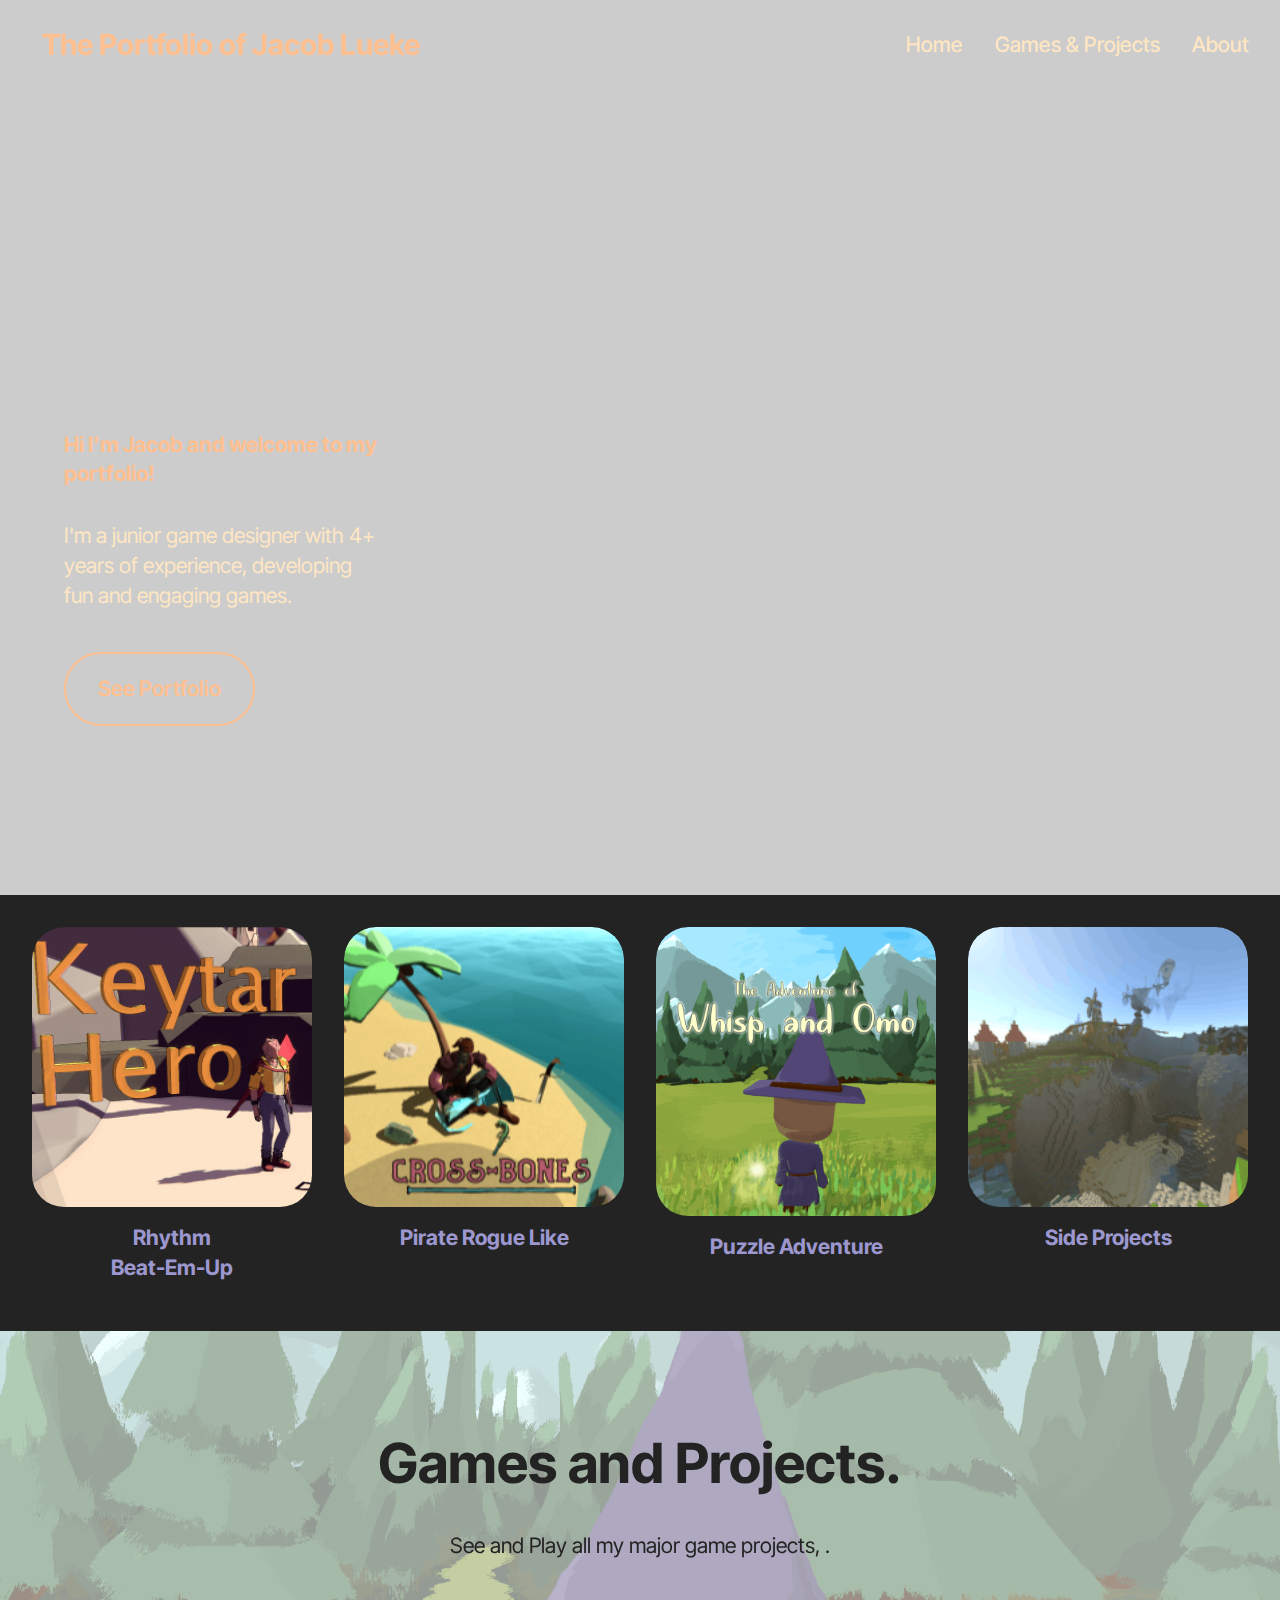
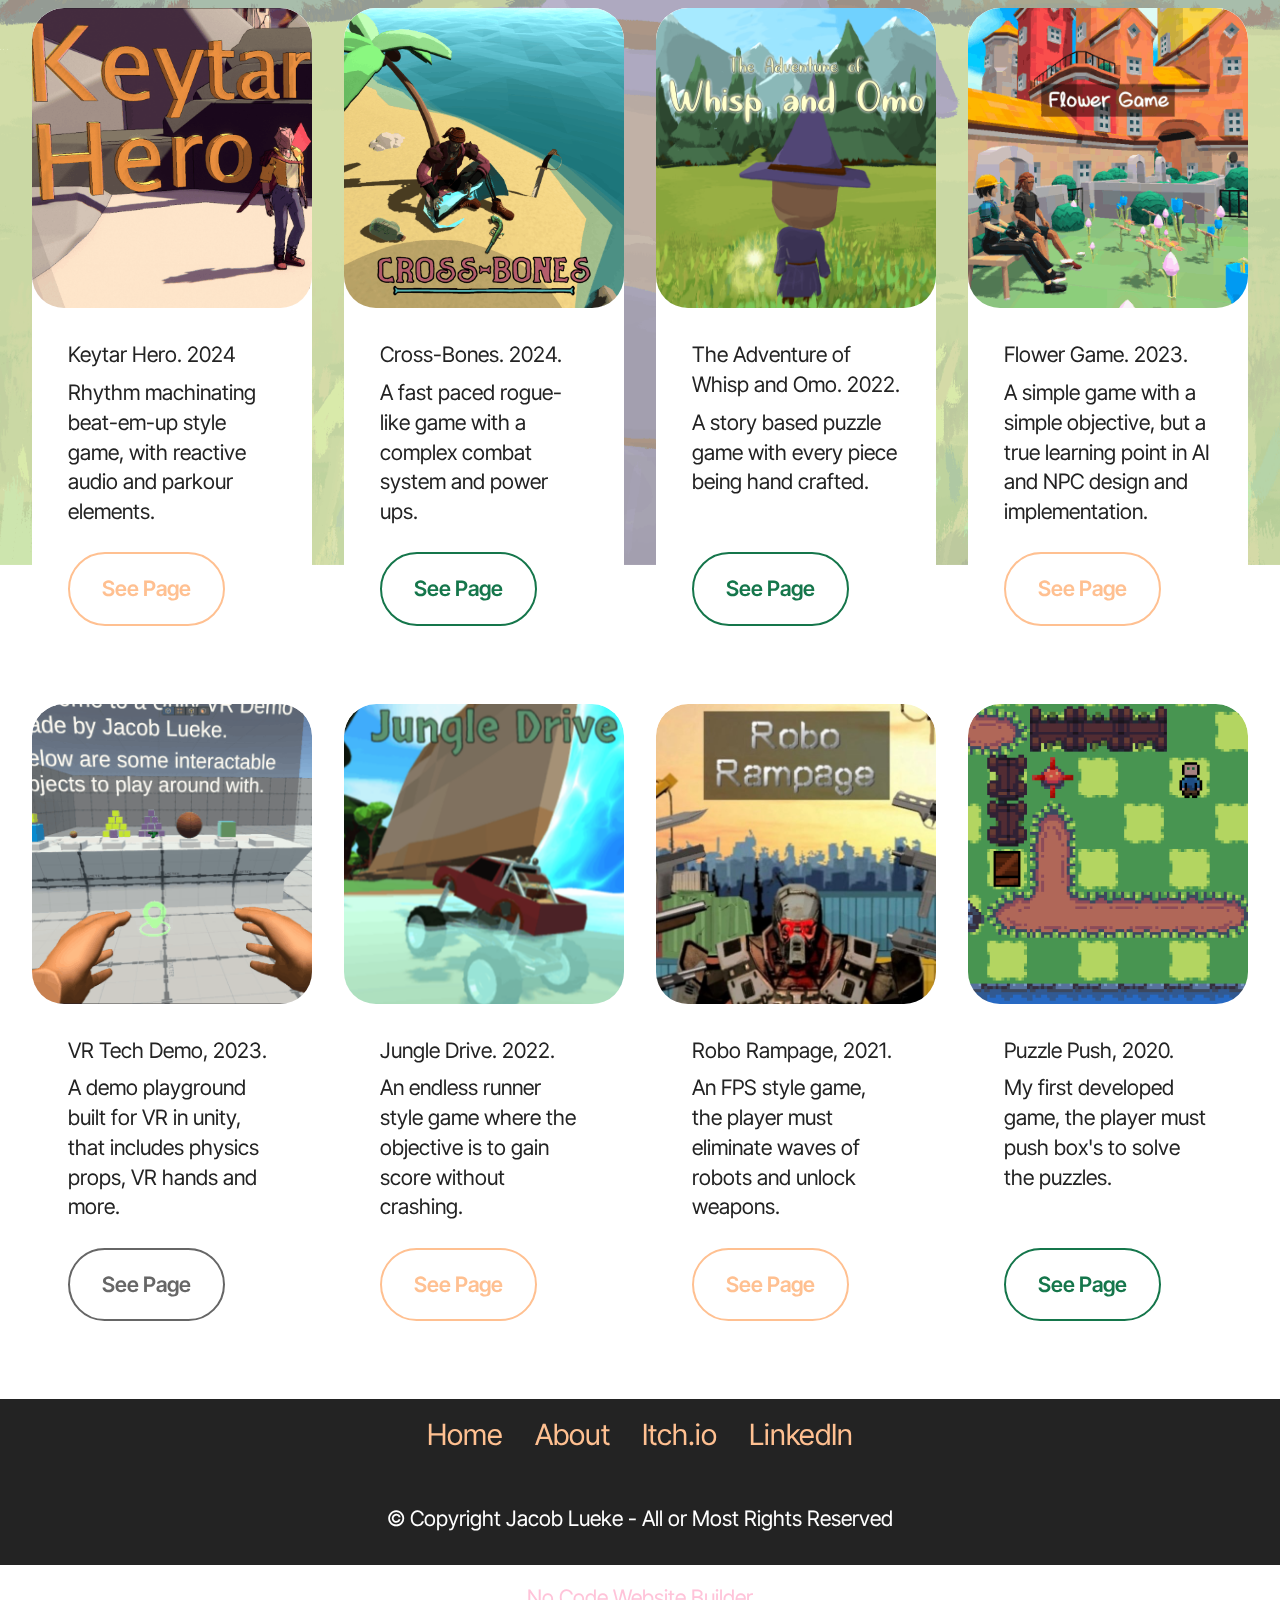
<file: index.html>
<!DOCTYPE html>
<html  >
<head>
  <!-- Site made with Mobirise Website Builder v5.9.17, https://mobirise.com -->
  <meta charset="UTF-8">
  <meta http-equiv="X-UA-Compatible" content="IE=edge">
  <meta name="generator" content="Mobirise v5.9.17, mobirise.com">
  <meta name="viewport" content="width=device-width, initial-scale=1, minimum-scale=1">
  <link rel="shortcut icon" href="assets/images/gameicon2-128x128-1.png" type="image/x-icon">
  <meta name="description" content="">
  
  
  <title>Home</title>
  <link rel="stylesheet" href="assets/web/assets/mobirise-icons2/mobirise2.css">
  <link rel="stylesheet" href="assets/bootstrap/css/bootstrap.min.css">
  <link rel="stylesheet" href="assets/bootstrap/css/bootstrap-grid.min.css">
  <link rel="stylesheet" href="assets/bootstrap/css/bootstrap-reboot.min.css">
  <link rel="stylesheet" href="assets/parallax/jarallax.css">
  <link rel="stylesheet" href="assets/dropdown/css/style.css">
  <link rel="stylesheet" href="assets/socicon/css/styles.css">
  <link rel="stylesheet" href="assets/theme/css/style.css">
  <link rel="preload" href="https://fonts.googleapis.com/css?family=Inter+Tight:100,200,300,400,500,600,700,800,900,100i,200i,300i,400i,500i,600i,700i,800i,900i&display=swap" as="style" onload="this.onload=null;this.rel='stylesheet'">
  <noscript><link rel="stylesheet" href="https://fonts.googleapis.com/css?family=Inter+Tight:100,200,300,400,500,600,700,800,900,100i,200i,300i,400i,500i,600i,700i,800i,900i&display=swap"></noscript>
  <link rel="preload" as="style" href="assets/mobirise/css/mbr-additional.css?v=5lWIq2"><link rel="stylesheet" href="assets/mobirise/css/mbr-additional.css?v=5lWIq2" type="text/css">

  
  
  
</head>
<body>
  
  <section data-bs-version="5.1" class="menu menu6 cid-u7u7BPMNBJ" once="menu" id="menu06-2">
	

	<nav class="navbar navbar-dropdown opacityScroll navbar-fixed-top navbar-expand-lg">
		<div class="container">
			<div class="navbar-brand">
				
				<span class="navbar-caption-wrap"><a class="navbar-caption text-secondary text-primary display-5" href="index.html#top">The Portfolio of Jacob Lueke&nbsp;</a></span>
			</div>
			<button class="navbar-toggler" type="button" data-toggle="collapse" data-bs-toggle="collapse" data-target="#navbarSupportedContent" data-bs-target="#navbarSupportedContent" aria-controls="navbarNavAltMarkup" aria-expanded="false" aria-label="Toggle navigation">
				<div class="hamburger">
					<span></span>
					<span></span>
					<span></span>
					<span></span>
				</div>
			</button>
			<div class="collapse navbar-collapse opacityScroll" id="navbarSupportedContent">
				<ul class="navbar-nav nav-dropdown nav-right" data-app-modern-menu="true"><li class="nav-item">
						<a class="nav-link link text-success text-primary display-4" href="https://beeepbeepsheep.github.io/Portfolio/" aria-expanded="false">Home</a>
					</li><li class="nav-item"><a class="nav-link link text-success text-primary display-4" href="index.html#pricing02-b">Games &amp; Projects</a></li><li class="nav-item">
						<a class="nav-link link text-success text-primary display-4" href="page1.html#header17-x">About&nbsp;</a>
					</li></ul>
				
				
			</div>
		</div>
	</nav>
</section>

<section data-bs-version="5.1" class="header18 cid-u7vncUlvVz" data-bg-video="https://www.youtube.com/watch?v=2Gg6Seob5Mg" id="header18-d">
  

  <div class="mbr-overlay" style="opacity: 0.2; background-color: rgb(0, 0, 0);"></div>
  <div class="container-fluid">
    <div class="row">
      <div class="content-wrap col-12 col-md-4">
        <h1 class="mbr-section-title mbr-fonts-style mbr-white mb-4 display-7">
          <strong><br>Hi I'm Jacob and welcome to my portfolio!</strong></h1>
        
        <p class="mbr-fonts-style mbr-text mbr-white mb-4 display-7">I'm a junior game designer with 4+ years of experience, developing fun and engaging games.&nbsp;</p>
        <div class="mbr-section-btn"><a class="btn btn-secondary-outline display-7" href="index.html#pricing02-b">See Portfolio</a></div>
      </div>
    </div>
  </div>
</section>

<section data-bs-version="5.1" class="features13 start cid-u7vpfrrbuL" id="features013-e">
    

<div class="container">
  <div class="row justify-content-center">
    <div class="col-12 content-head">
      
    </div>
  </div>
  <div class="row mbr-section-content">
    
    <div class="item features-image col-6 col-md-4 col-lg-3 active">
      <div class="item-wrapper">
        <div class="item-img">
          <a href="page2.html#header17-q"><img src="assets/images/gamess-1-376x270.png" alt="Mobirise Website Builder" title="" data-slide-to="1" data-bs-slide-to="1"></a>
        </div>
        <div class="item-content align-left mt-3">
          <h5 class="item-title mbr-fonts-style mb-3 display-7">
            <strong>Rhythm</strong><br><strong> Beat-Em-Up</strong></h5>
          
          
        </div>
        
      </div>
    </div><div class="item features-image col-6 col-md-4 col-lg-3">
      <div class="item-wrapper">
        <div class="item-img">
          <a href="page3.html#header17-15"><img src="assets/images/cross-bones-poster-376x209.png" alt="Mobirise Website Builder" title="" data-slide-to="2" data-bs-slide-to="2"></a>
        </div>
        <div class="item-content align-left mt-3">
          <h5 class="item-title mbr-fonts-style mb-3 display-7">
            <strong>Pirate Rogue Like</strong></h5>
          
          
        </div>
        
      </div>
    </div><div class="item features-image col-6 col-md-4 col-lg-3">
      <div class="item-wrapper">
        <div class="item-img">
          <a href="page4.html#header17-1b"><img src="assets/images/postersmall-376x387.png" alt="Mobirise Website Builder" title="" data-slide-to="3" data-bs-slide-to="3"></a>
        </div>
        <div class="item-content align-left mt-3">
          <h5 class="item-title mbr-fonts-style mb-3 display-7">
            <strong>Puzzle Adventure</strong></h5>
          
          
        </div>
        
      </div>
    </div><div class="item features-image col-6 col-md-4 col-lg-3">
      <div class="item-wrapper">
        <div class="item-img">
          <a href="page1.html#article11-1z"><img src="assets/images/minecraft-20-09-2021-20-49-16-376x212.png" alt="Mobirise Website Builder" title="" data-slide-to="5" data-bs-slide-to="5"></a>
        </div>
        <div class="item-content align-left mt-3">
          <h5 class="item-title mbr-fonts-style mb-3 display-7">
            <strong>Side Projects</strong></h5>
          
          
        </div>
        
      </div>
    </div>
    
    
    
    

  </div>
</div>
</section>

<section data-bs-version="5.1" class="pricing02 cid-u7vhAbvNoQ mbr-parallax-background" id="pricing02-b">
  
  <div class="mbr-overlay"></div>
  <div class="container">
    <div class="row justify-content-center">
      <div class="col-12 content-head">
        <div class="mbr-section-head mb-5">
          <h4 class="mbr-section-title mbr-fonts-style align-center mb-0 display-2"><strong>Games and Projects.</strong></h4>
          <h5 class="mbr-section-subtitle mbr-fonts-style align-center mb-0 mt-4 display-7">See and Play all my major game projects, .</h5>
          
        </div>
      </div>
    </div>
    <div class="row">
      <div class="item features-image col-12 col-md-6 col-lg-3 active">
        <div class="item-wrapper">
          <div class="item-img">
            <img src="assets/images/gamess-2-596x428.png" alt="Mobirise Website Builder" data-slide-to="0" data-bs-slide-to="0">
          </div>
          <div class="item-content">
            
            <h6 class="item-subtitle mbr-fonts-style display-7">Keytar Hero. 2024</h6>
            <p class="mbr-text mbr-fonts-style display-7">Rhythm machinating beat-em-up style game, with reactive audio and parkour elements.</p>
            <div class="mbr-section-btn item-footer"><a href="page2.html#header17-q" class="btn item-btn btn-secondary-outline display-7">See Page</a></div>
          </div>
        </div>
      </div><div class="item features-image col-12 col-md-6 col-lg-3">
        <div class="item-wrapper">
          <div class="item-img">
            <img src="assets/images/cross-bones-poster-816x453.png" alt="Mobirise Website Builder" data-slide-to="1" data-bs-slide-to="1">
          </div>
          <div class="item-content">
            
            <h6 class="item-subtitle mbr-fonts-style display-7">Cross-Bones. 2024.</h6>
            <p class="mbr-text mbr-fonts-style display-7">A fast paced rogue-like game with a complex combat system and power ups.</p>
            <div class="mbr-section-btn item-footer"><a href="page3.html#header17-15" class="btn item-btn btn-warning-outline display-7">See Page</a></div>
          </div>

        </div>
      </div>
      <div class="item features-image col-12 col-md-6 col-lg-3">
        <div class="item-wrapper">
          <div class="item-img">
            <img src="assets/images/postersmall-1-630x649.png" alt="Mobirise Website Builder" data-slide-to="2" data-bs-slide-to="2">
          </div>
          <div class="item-content">
            
            <h6 class="item-subtitle mbr-fonts-style display-7">The Adventure of Whisp and Omo. 2022.</h6>
            <p class="mbr-text mbr-fonts-style display-7">A story based puzzle game with every piece being hand crafted.</p>
            <div class="mbr-section-btn item-footer"><a href="page4.html#header17-1b" class="btn item-btn btn-warning-outline display-7">See Page</a></div>
          </div>
        </div>
      </div>
      <div class="item features-image col-12 col-md-6 col-lg-3">
        <div class="item-wrapper">
          <div class="item-img">
            <img src="assets/images/fg-poster-816x442.png" alt="Mobirise Website Builder" data-slide-to="3" data-bs-slide-to="3">
          </div>
          <div class="item-content">
            
            <h6 class="item-subtitle mbr-fonts-style display-7">Flower Game. 2023.</h6>
            <p class="mbr-text mbr-fonts-style display-7">A simple game with a simple objective, but a true learning point in AI and NPC design and implementation.</p>
            <div class="mbr-section-btn item-footer"><a href="page7.html#header17-1t" class="btn item-btn btn-secondary-outline display-7">See Page</a></div>
          </div>
        </div>
      </div><div class="item features-image col-12 col-md-6 col-lg-3">
        <div class="item-wrapper">
          <div class="item-img">
            <img src="assets/images/capture-vr-596x316.png" alt="Mobirise Website Builder" data-slide-to="4" data-bs-slide-to="4">
          </div>
          <div class="item-content">
            
            <h6 class="item-subtitle mbr-fonts-style display-7">VR Tech Demo, 2023.</h6>
            <p class="mbr-text mbr-fonts-style display-7">A demo playground built for VR in unity, that includes physics props, VR hands and more.</p>
            <div class="mbr-section-btn item-footer"><a href="page1.html#video05-w" class="btn item-btn btn-danger-outline display-7">See Page</a></div>
          </div>
        </div>
      </div><div class="item features-image col-12 col-md-6 col-lg-3">
        <div class="item-wrapper">
          <div class="item-img">
            <img src="assets/images/jungle-drive-poster-816x459.png" alt="Mobirise Website Builder" data-slide-to="5" data-bs-slide-to="5">
          </div>
          <div class="item-content">
            
            <h6 class="item-subtitle mbr-fonts-style display-7">Jungle Drive. 2022.</h6>
            <p class="mbr-text mbr-fonts-style display-7">An endless runner style game where the objective is to gain score without crashing.</p>
            <div class="mbr-section-btn item-footer"><a href="page6.html#header17-1n" class="btn item-btn btn-secondary-outline display-7">See Page</a></div>
          </div>
        </div>
      </div><div class="item features-image col-12 col-md-6 col-lg-3">
        <div class="item-wrapper">
          <div class="item-img">
            <img src="assets/images/roborampage-screenshot-3-816x816.jpeg" alt="Mobirise Website Builder" data-slide-to="6" data-bs-slide-to="6">
          </div>
          <div class="item-content">
            
            <h6 class="item-subtitle mbr-fonts-style display-7">Robo Rampage, 2021.</h6>
            <p class="mbr-text mbr-fonts-style display-7">An FPS style game, the player must eliminate waves of robots and unlock weapons.</p>
            <div class="mbr-section-btn item-footer"><a href="page5.html#header17-1h" class="btn item-btn btn-secondary-outline display-7">See Page</a></div>
          </div>
        </div>
      </div><div class="item features-image col-12 col-md-6 col-lg-3">
        <div class="item-wrapper">
          <div class="item-img">
            <img src="assets/images/puzzle-push-poster-759x899.png" alt="Mobirise Website Builder" data-slide-to="7" data-bs-slide-to="7">
          </div>
          <div class="item-content">
            
            <h6 class="item-subtitle mbr-fonts-style display-7">Puzzle Push, 2020.</h6>
            <p class="mbr-text mbr-fonts-style display-7">My first developed game, the player must push box's to solve the puzzles.</p>
            <div class="mbr-section-btn item-footer"><a href="page1.html#features025-21" class="btn item-btn btn-warning-outline display-7">See Page</a></div>
          </div>
        </div>
      </div>
    </div>
  </div>
</section>

<section data-bs-version="5.1" class="footer3 cid-ubDqteICMW" once="footers" id="footer03-2g">

        

    

    <div class="container">
        <div class="row">
            <div class="row-links">
                <ul class="header-menu">
                  
                  
                  
                  
                <li class="header-menu-item mbr-fonts-style display-5"><a href="index.html#top" class="text-secondary text-primary">Home</a></li><li class="header-menu-item mbr-fonts-style display-5"><a href="page1.html#header17-x" class="text-secondary text-primary">About</a></li><li class="header-menu-item mbr-fonts-style display-5"><a href="https://jacoblueke.itch.io/" class="text-secondary text-primary" target="_blank">Itch.io</a></li><li class="header-menu-item mbr-fonts-style display-5"><a href="https://www.linkedin.com/in/jacob-lueke-8b55b5227/" class="text-secondary text-primary" target="_blank">LinkedIn</a></li></ul>
              </div>

            
            <div class="col-12 mt-4">
                <p class="mbr-fonts-style copyright display-7">
                    © Copyright Jacob Lueke - All or Most Rights Reserved
                </p>
            </div>
        </div>
    </div>
</section><section class="display-7" style="padding: 0;align-items: center;justify-content: center;flex-wrap: wrap;    align-content: center;display: flex;position: relative;height: 4rem;"><a href="https://mobiri.se/2649144" style="flex: 1 1;height: 4rem;position: absolute;width: 100%;z-index: 1;"><img alt="" style="height: 4rem;" src="[data-uri]"></a><p style="margin: 0;text-align: center;" class="display-7">&#8204;</p><a style="z-index:1" href="https://mobirise.com/builder/no-code-website-builder.html">No Code Website Builder</a></section><script src="assets/bootstrap/js/bootstrap.bundle.min.js"></script>  <script src="assets/parallax/jarallax.js"></script>  <script src="assets/smoothscroll/smooth-scroll.js"></script>  <script src="assets/ytplayer/index.js"></script>  <script src="assets/dropdown/js/navbar-dropdown.js"></script>  <script src="assets/vimeoplayer/player.js"></script>  <script src="assets/theme/js/script.js"></script>  
  
  
</body>
</html>
</file>
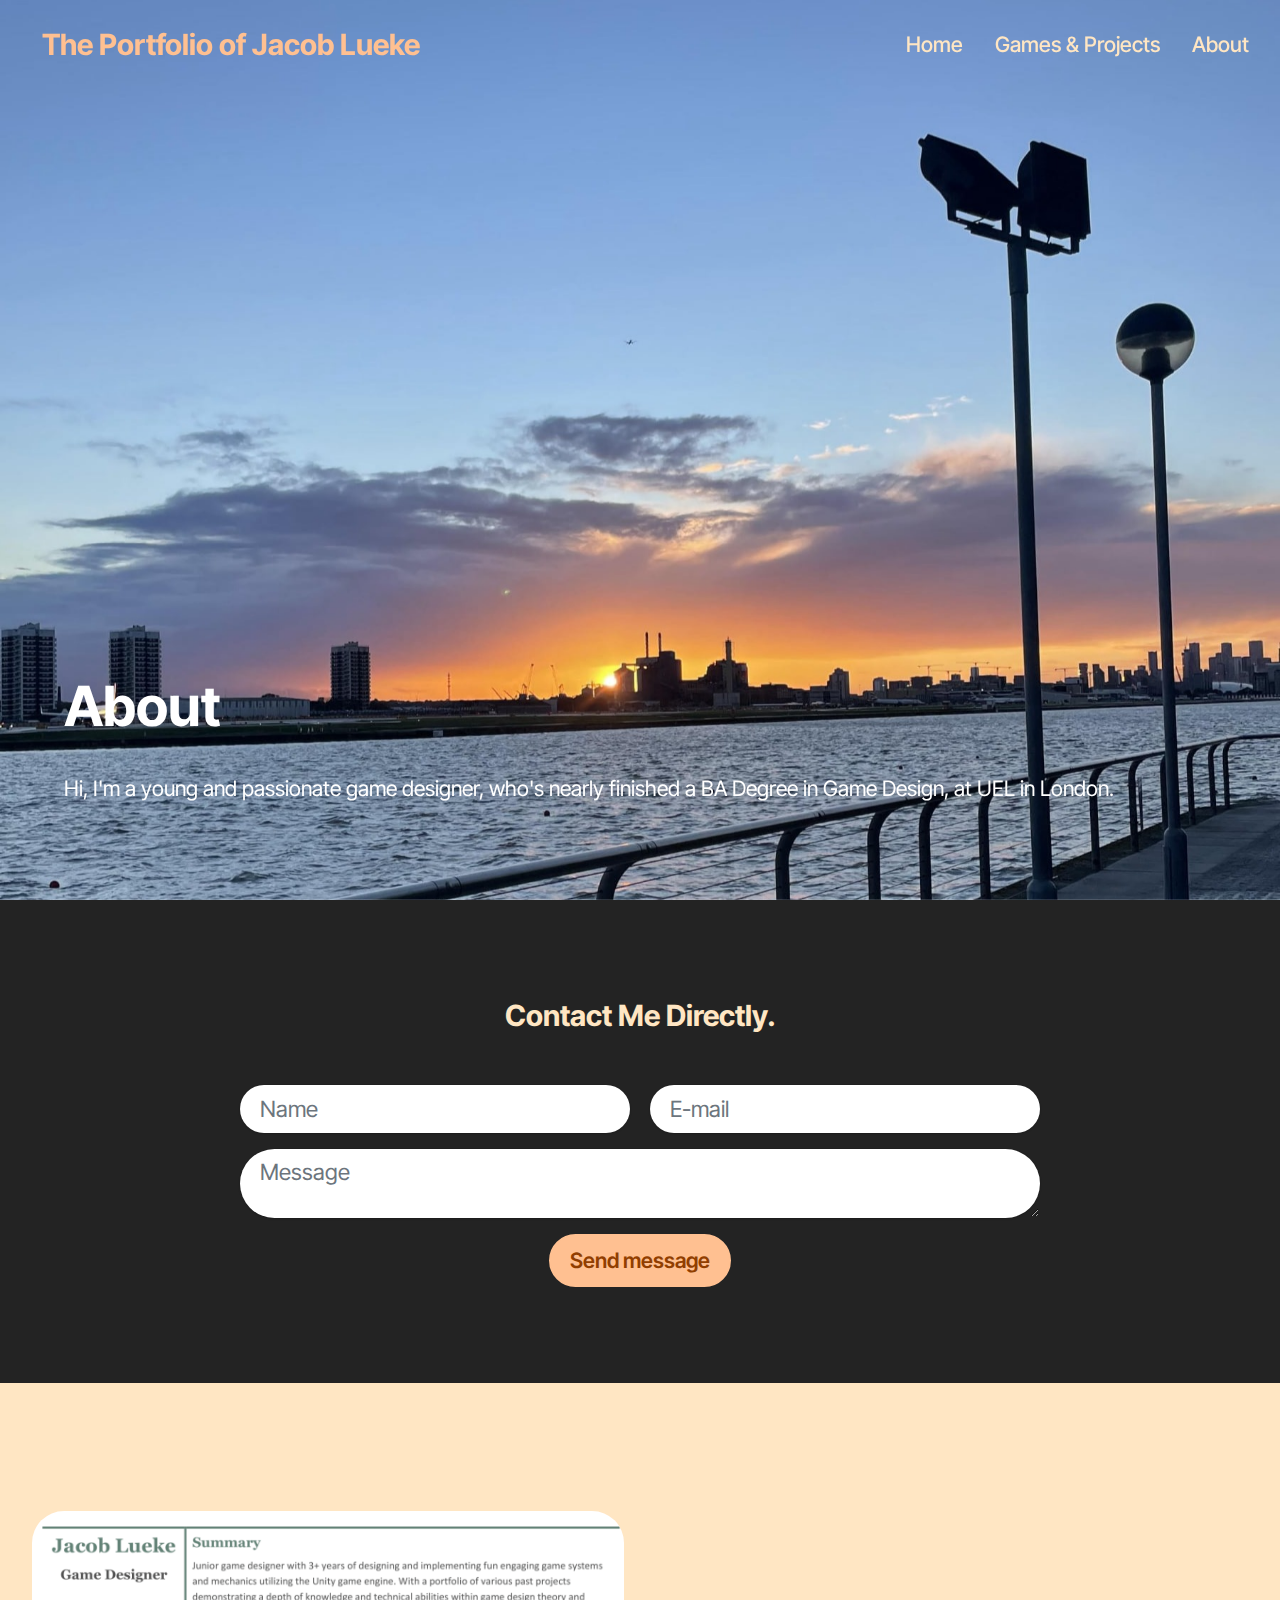
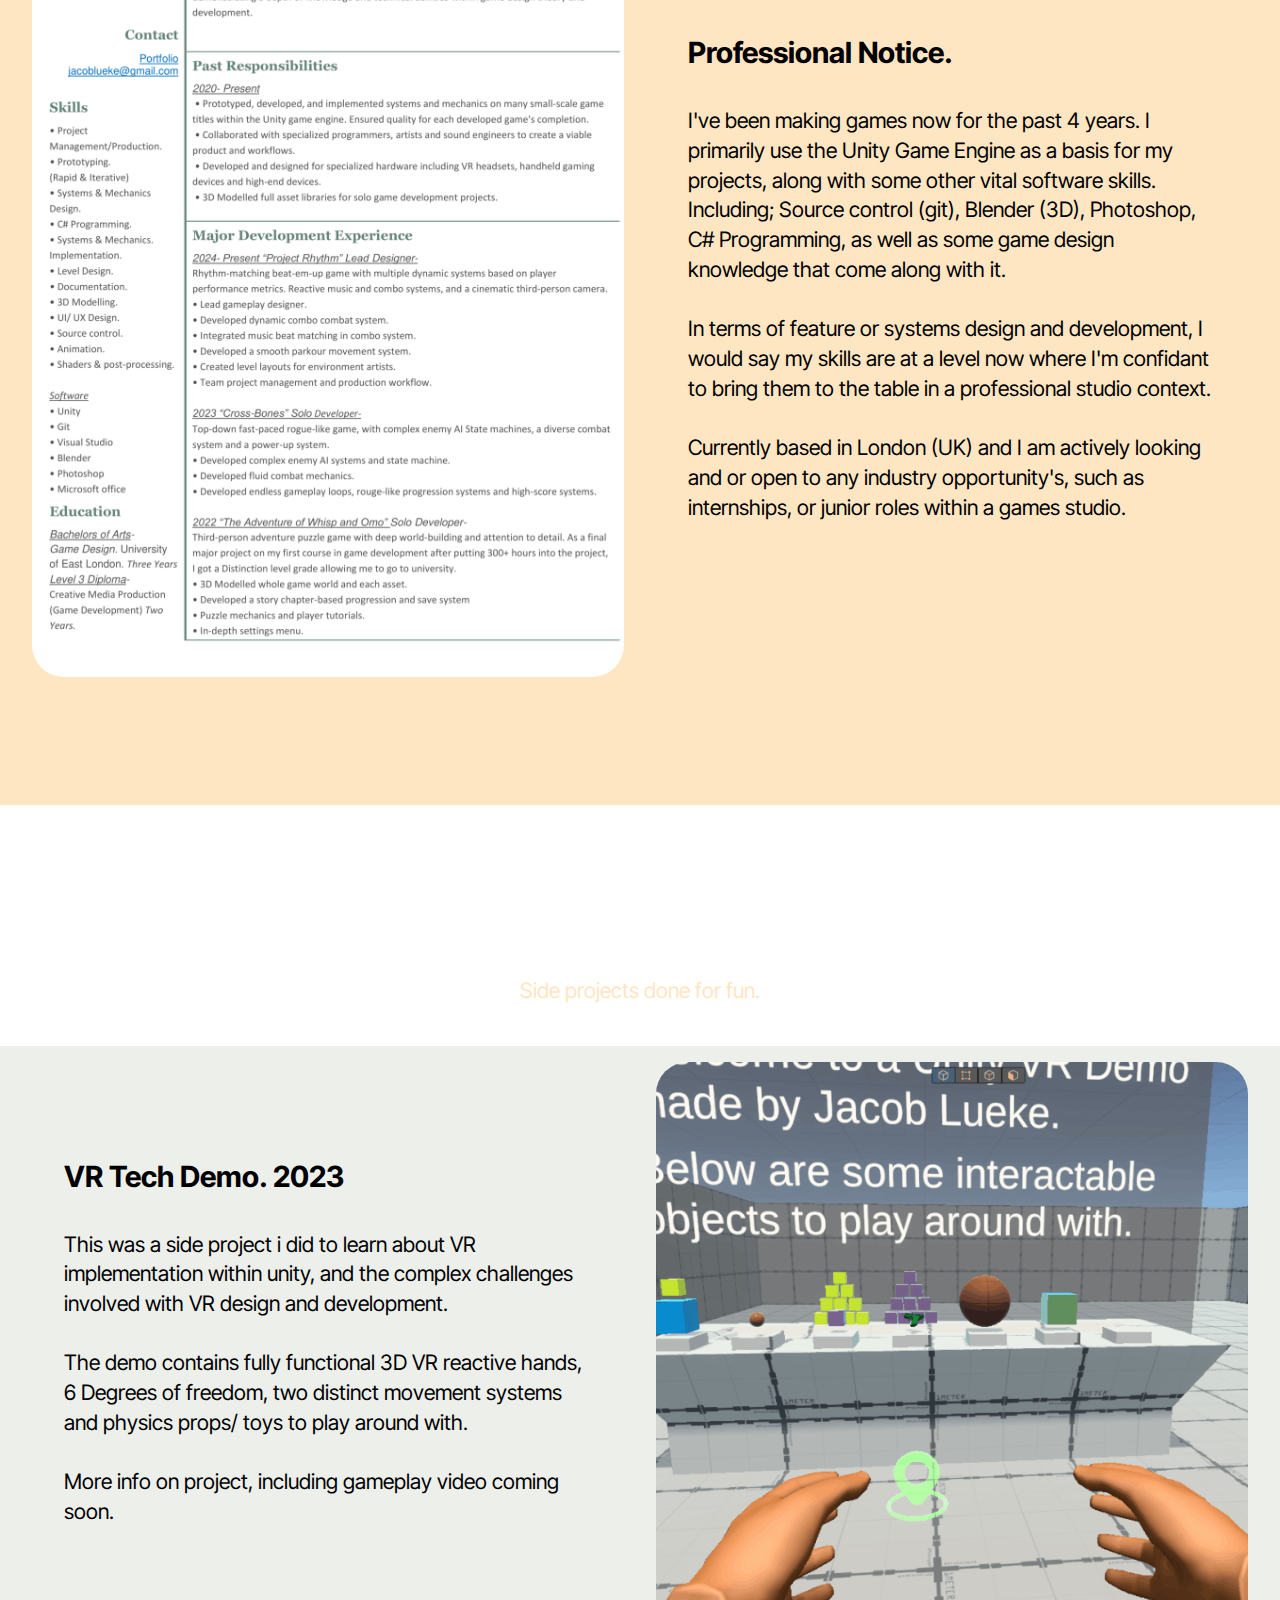
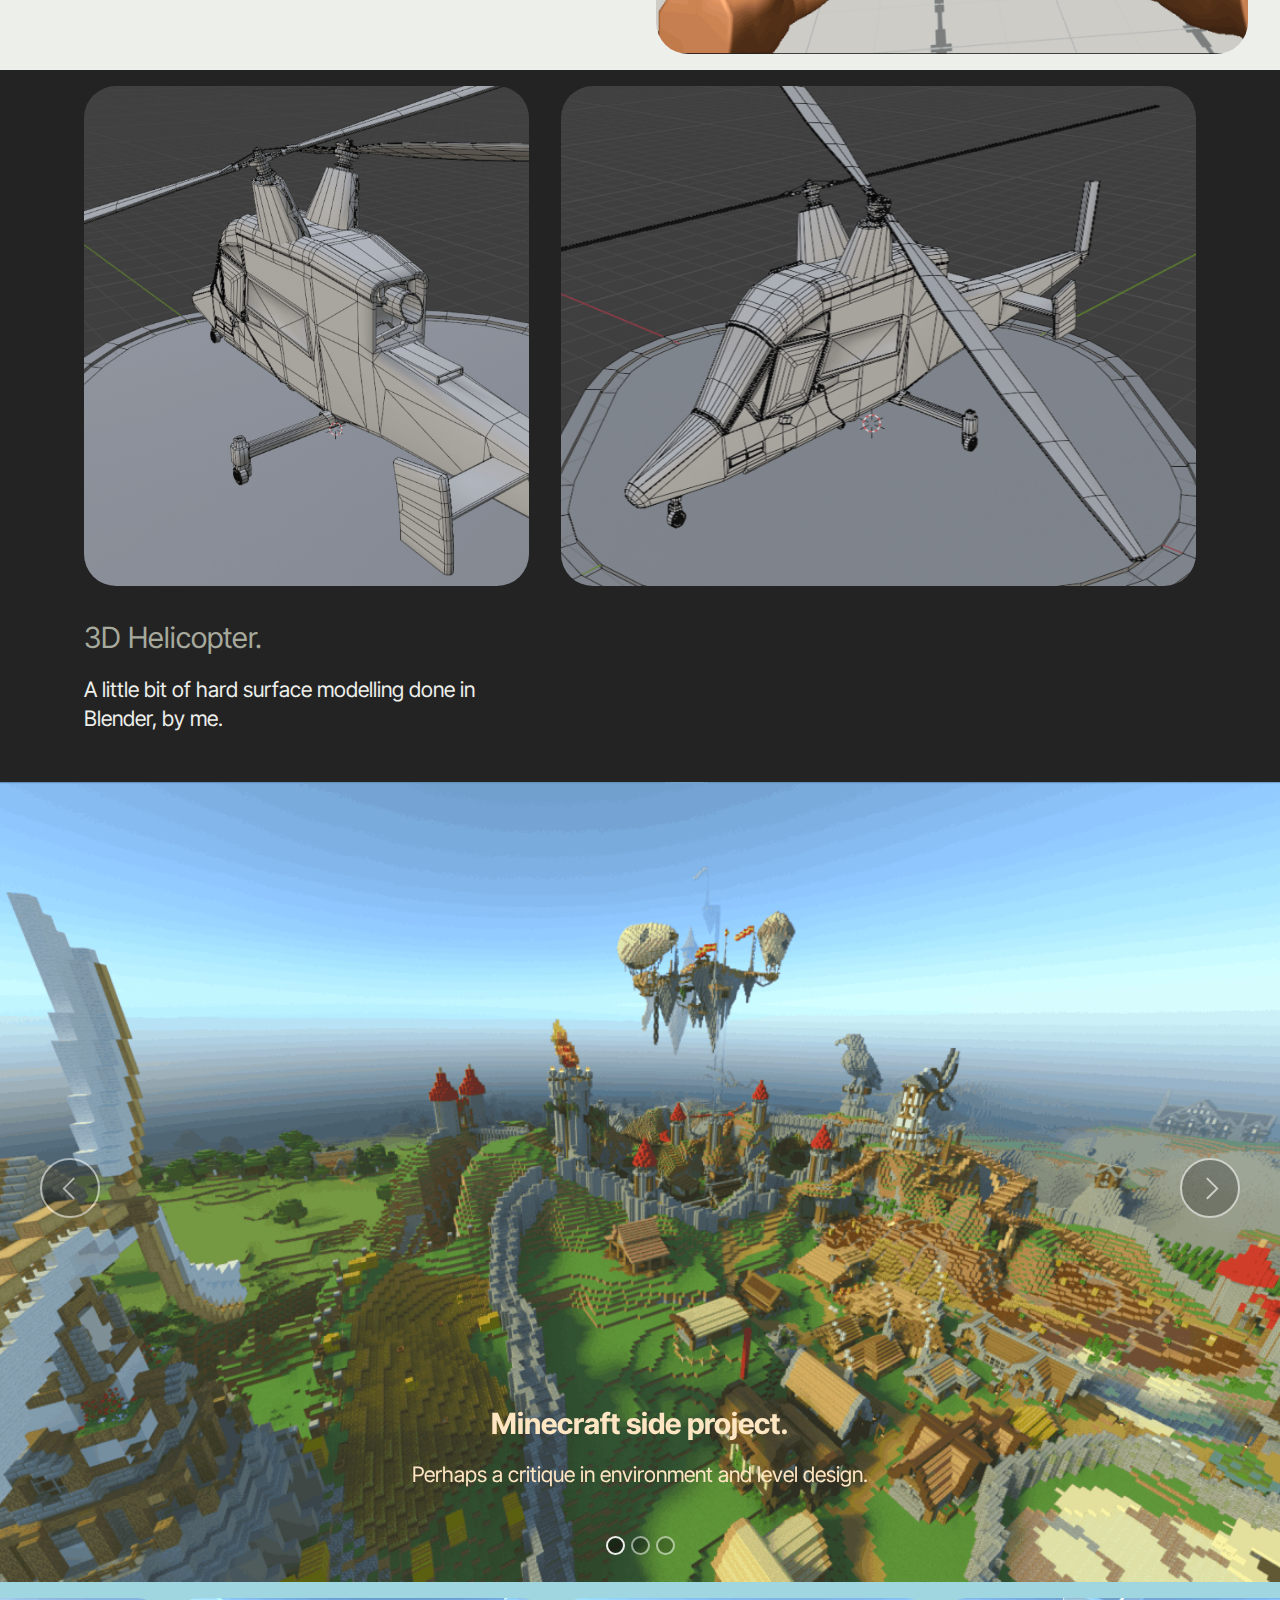
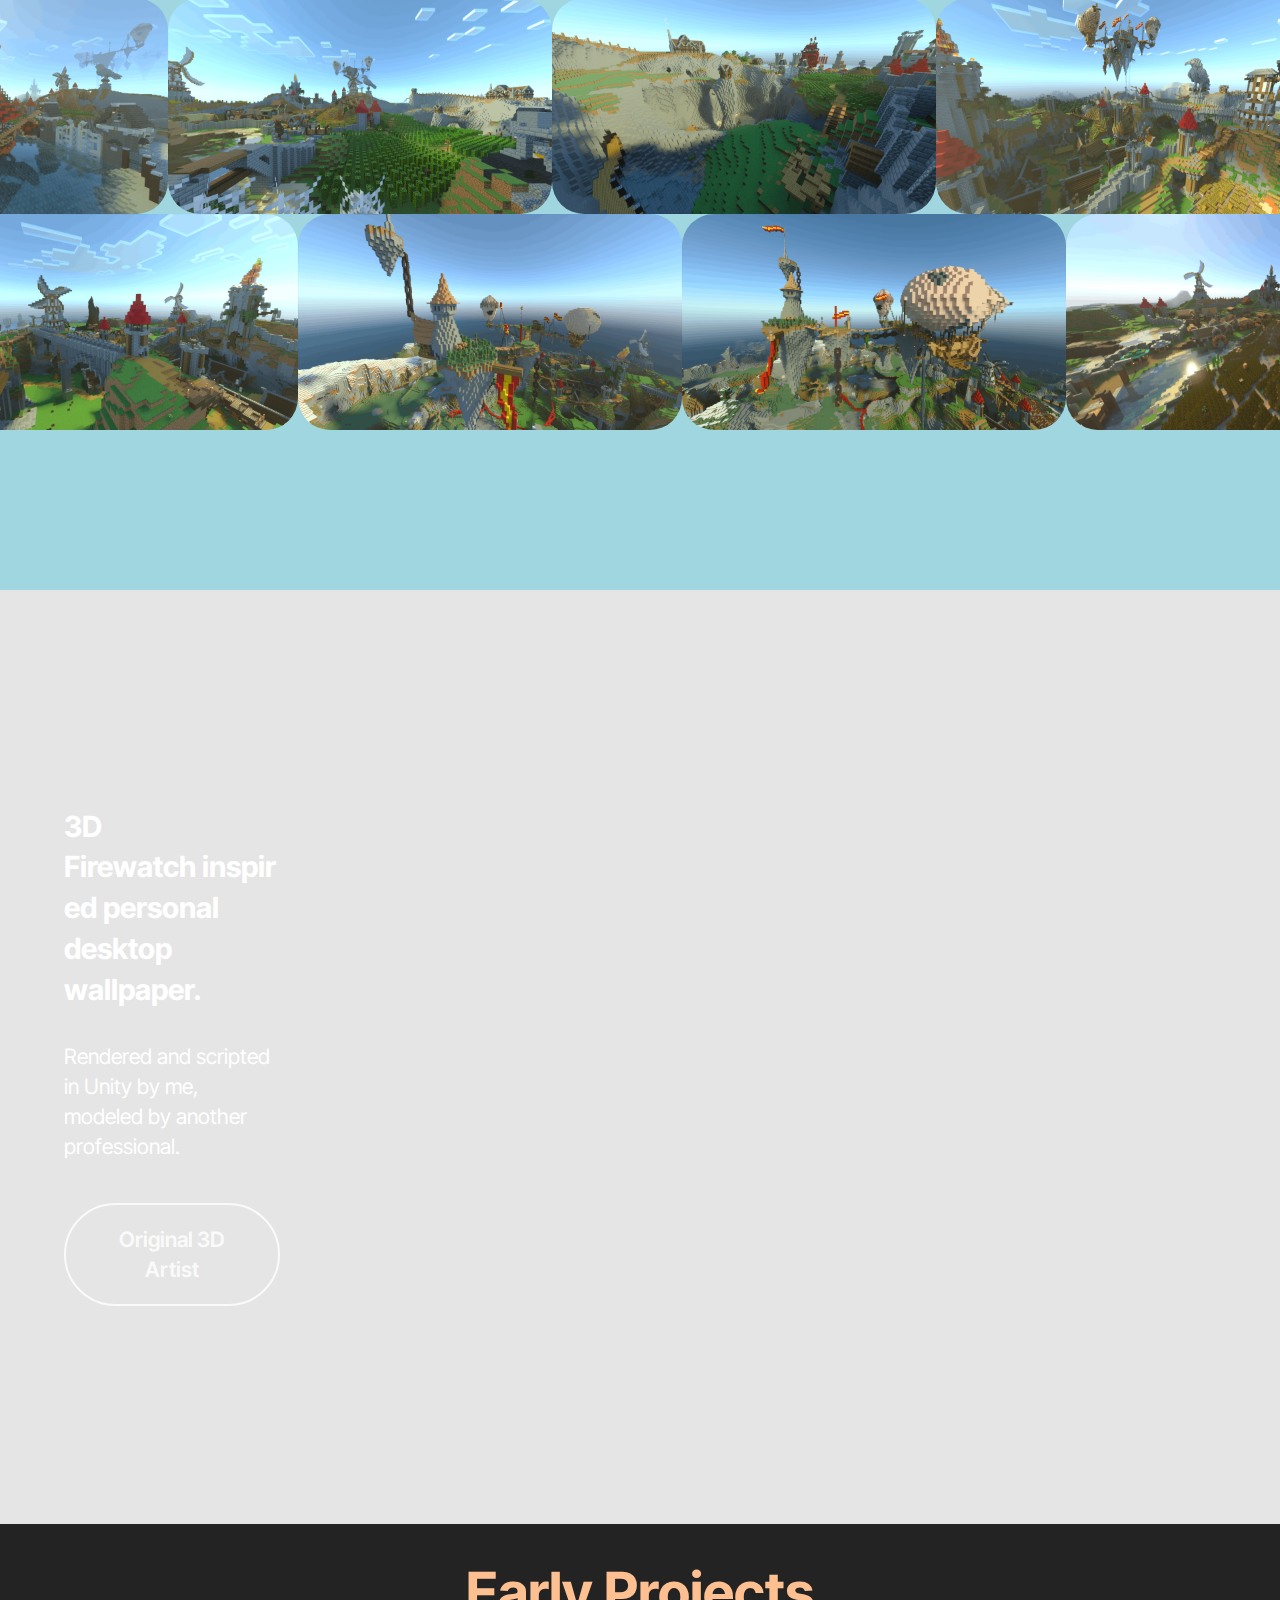
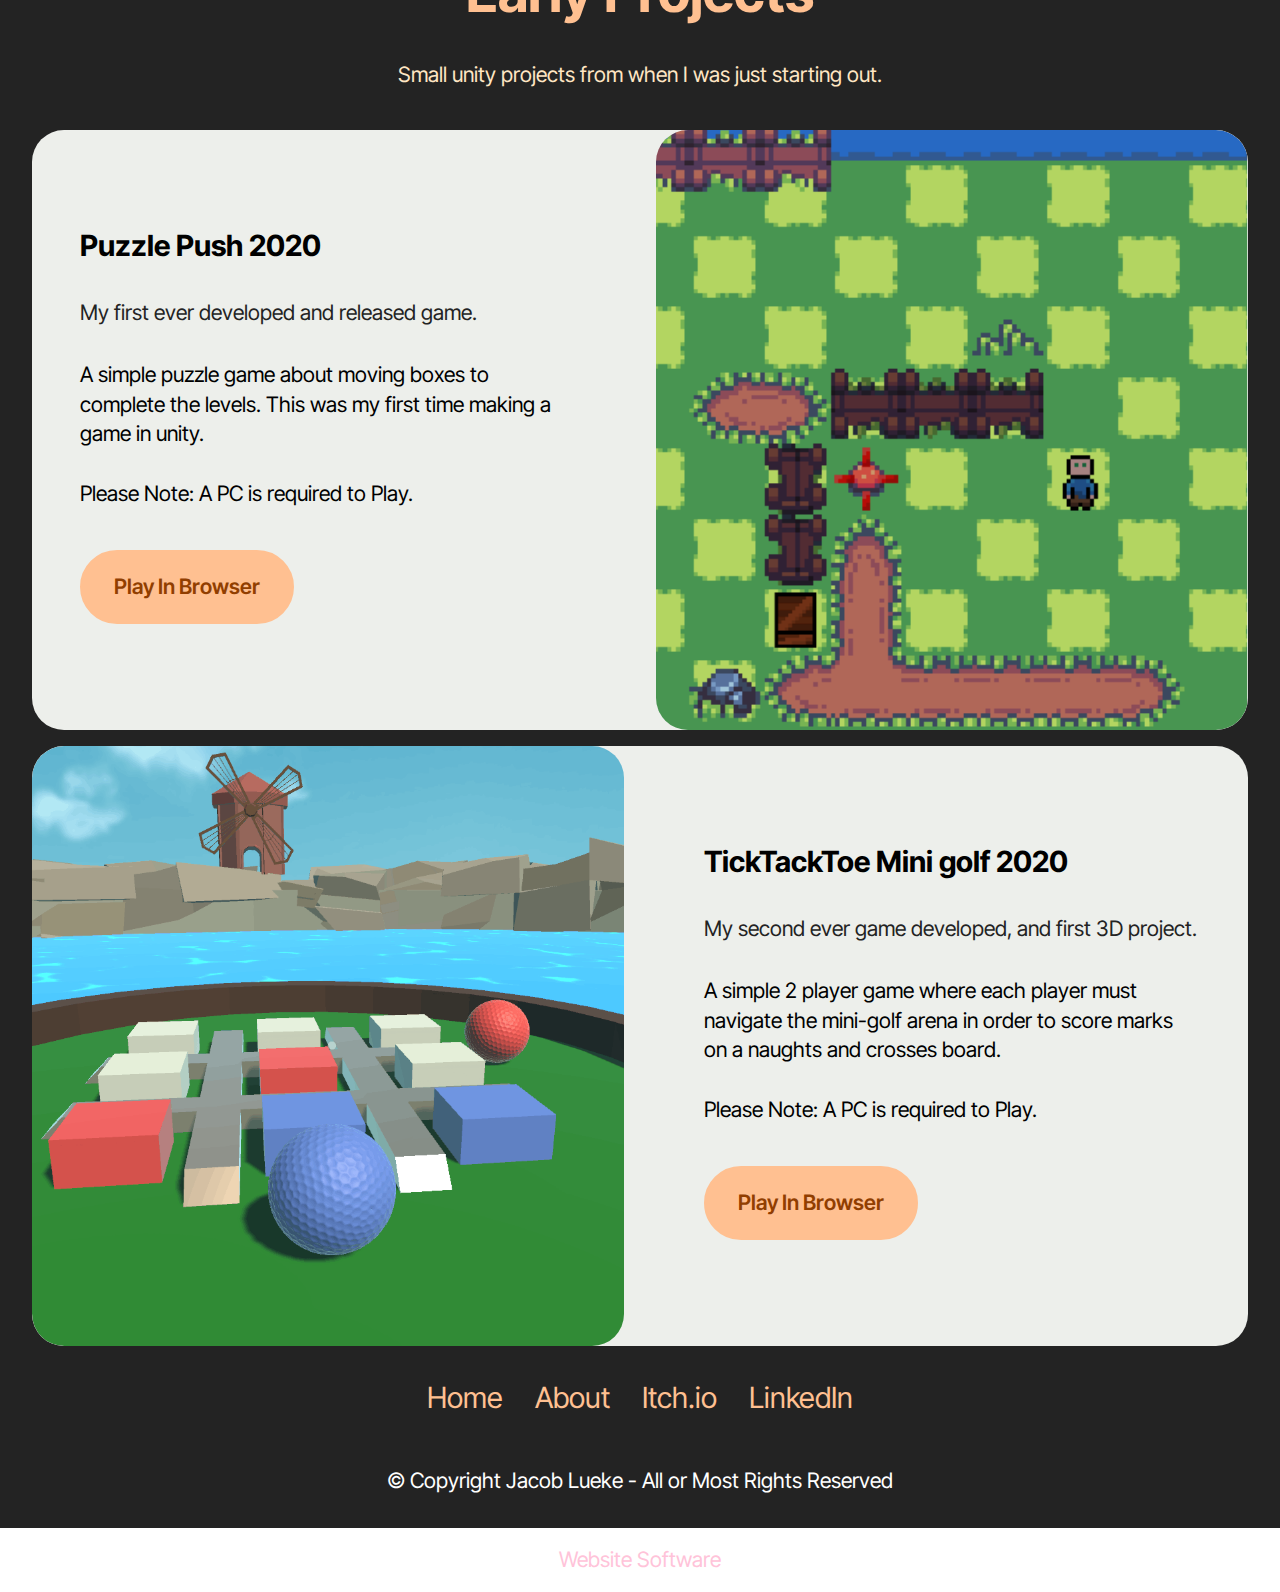
<file: page1.html>
<!DOCTYPE html>
<html  >
<head>
  <!-- Site made with Mobirise Website Builder v5.9.17, https://mobirise.com -->
  <meta charset="UTF-8">
  <meta http-equiv="X-UA-Compatible" content="IE=edge">
  <meta name="generator" content="Mobirise v5.9.17, mobirise.com">
  <meta name="viewport" content="width=device-width, initial-scale=1, minimum-scale=1">
  <link rel="shortcut icon" href="assets/images/gameicon2-128x128-1.png" type="image/x-icon">
  <meta name="description" content="">
  
  
  <title>About</title>
  <link rel="stylesheet" href="assets/web/assets/mobirise-icons2/mobirise2.css">
  <link rel="stylesheet" href="assets/bootstrap/css/bootstrap.min.css">
  <link rel="stylesheet" href="assets/bootstrap/css/bootstrap-grid.min.css">
  <link rel="stylesheet" href="assets/bootstrap/css/bootstrap-reboot.min.css">
  <link rel="stylesheet" href="assets/parallax/jarallax.css">
  <link rel="stylesheet" href="assets/dropdown/css/style.css">
  <link rel="stylesheet" href="assets/socicon/css/styles.css">
  <link rel="stylesheet" href="assets/theme/css/style.css">
  <link rel="preload" href="https://fonts.googleapis.com/css?family=Inter+Tight:100,200,300,400,500,600,700,800,900,100i,200i,300i,400i,500i,600i,700i,800i,900i&display=swap" as="style" onload="this.onload=null;this.rel='stylesheet'">
  <noscript><link rel="stylesheet" href="https://fonts.googleapis.com/css?family=Inter+Tight:100,200,300,400,500,600,700,800,900,100i,200i,300i,400i,500i,600i,700i,800i,900i&display=swap"></noscript>
  <link rel="preload" as="style" href="assets/mobirise/css/mbr-additional.css?v=foUaOs"><link rel="stylesheet" href="assets/mobirise/css/mbr-additional.css?v=foUaOs" type="text/css">

  
  
  
</head>
<body>
  
  <section data-bs-version="5.1" class="menu menu6 cid-u7u7BPMNBJ" once="menu" id="menu06-f">
	

	<nav class="navbar navbar-dropdown opacityScroll navbar-fixed-top navbar-expand-lg">
		<div class="container">
			<div class="navbar-brand">
				
				<span class="navbar-caption-wrap"><a class="navbar-caption text-secondary text-primary display-5" href="index.html#top">The Portfolio of Jacob Lueke&nbsp;</a></span>
			</div>
			<button class="navbar-toggler" type="button" data-toggle="collapse" data-bs-toggle="collapse" data-target="#navbarSupportedContent" data-bs-target="#navbarSupportedContent" aria-controls="navbarNavAltMarkup" aria-expanded="false" aria-label="Toggle navigation">
				<div class="hamburger">
					<span></span>
					<span></span>
					<span></span>
					<span></span>
				</div>
			</button>
			<div class="collapse navbar-collapse opacityScroll" id="navbarSupportedContent">
				<ul class="navbar-nav nav-dropdown nav-right" data-app-modern-menu="true"><li class="nav-item">
						<a class="nav-link link text-success text-primary display-4" href="https://beeepbeepsheep.github.io/Portfolio/" aria-expanded="false">Home</a>
					</li><li class="nav-item"><a class="nav-link link text-success text-primary display-4" href="index.html#pricing02-b">Games &amp; Projects</a></li><li class="nav-item">
						<a class="nav-link link text-success text-primary display-4" href="page1.html#header17-x">About&nbsp;</a>
					</li></ul>
				
				
			</div>
		</div>
	</nav>
</section>

<section data-bs-version="5.1" class="header16 cid-u7BzGyyFUx mbr-fullscreen mbr-parallax-background" id="header17-x">
  
  
  <div class="container-fluid">
    <div class="row">
      <div class="content-wrap col-12 col-md-12">
        <h1 class="mbr-section-title mbr-fonts-style mbr-white mb-4 display-2">
          <strong><br>About</strong></h1>
        
        <p class="mbr-fonts-style mbr-text mbr-white mb-4 display-7">Hi, I'm a young and passionate game designer, who's nearly finished a BA Degree in Game Design, at UEL in London.</p>
        
      </div>
    </div>
  </div>
</section>

<section data-bs-version="5.1" class="form5 cid-ubn8ljKyua" id="form02-2a">
    
    
    <div class="container">
        <div class="row justify-content-center">
            <div class="col-12 content-head">
                <div class="mbr-section-head mb-5">
                    <h3 class="mbr-section-title mbr-fonts-style align-center mb-0 display-5">
                        <strong>Contact Me Directly.</strong></h3>
                    
                </div>
            </div>
        </div>
        <div class="row justify-content-center">
            <div class="col-lg-8 mx-auto mbr-form" data-form-type="formoid">
                <form action="https://mobirise.eu/" method="POST" class="mbr-form form-with-styler" data-form-title="Form Name"><input type="hidden" name="email" data-form-email="true" value="PwrS4ctxI6Y9eu0qTASdJlauDWJkTF39SJEH0y3Boi7FbRHQ8N7/dZfnVK41NfZrFxDgahoaN4f83iNotvk9VBp0BHb4qacsgJDbWlMJnm7Eb680gYaiIjGMNFi8o74W">
                    <div class="row">
                        <div hidden="hidden" data-form-alert="" class="alert alert-success col-12">Thanks I'll try get in contact asap.</div>
                        <div hidden="hidden" data-form-alert-danger="" class="alert alert-danger col-12">
                            Oops...! some problem!
                        </div>
                    </div>
                    <div class="dragArea row">
                        <div class="col-md col-sm-12 form-group mb-3" data-for="name">
                            <input type="text" name="name" placeholder="Name" data-form-field="name" class="form-control" value="" id="name-form02-2a">
                        </div>
                        <div class="col-md col-sm-12 form-group mb-3" data-for="email">
                            <input type="email" name="email" placeholder="E-mail" data-form-field="email" class="form-control" value="" id="email-form02-2a">
                        </div>
                        
                        <div class="col-12 form-group mb-3" data-for="textarea">
                            <textarea name="textarea" placeholder="Message" data-form-field="textarea" class="form-control" id="textarea-form02-2a"></textarea>
                        </div>
                        <div class="col-lg-12 col-md-12 col-sm-12 align-center mbr-section-btn"><button type="submit" class="btn btn-secondary display-7">Send message</button></div>
                    </div>
                </form>
            </div>
        </div>
    </div>
</section>

<section data-bs-version="5.1" class="start article2 cid-u7AEjPhkPM" id="article02-m">
	

	
	

	<div class="container">
		<div class="row justify-content-center">
			<div class="col-12 col-md-12 col-lg-6 image-wrapper">
				<img class="w-100" src="assets/images/cv-1-1256x1625.png" alt="Mobirise Website Builder">
			</div>
			<div class="col-12 col-md-12 col-lg">
				<div class="text-wrapper align-left">
					<h1 class="mbr-section-title mbr-fonts-style mb-4 display-5"><strong>Professional Notice.</strong></h1>
					<p class="mbr-text align-left mbr-fonts-style mb-4 display-7">I've been making games now for the past 4 years. I primarily use the Unity Game Engine as a basis for my projects, along with some other vital software skills. Including; Source control (git), Blender (3D), Photoshop, C# Programming, as well as some game design knowledge that come along with it.&nbsp;<br><br>In terms of feature or systems design and development, I would say my skills are at a level now where I'm confidant to bring them to the table in a professional studio context.<br><br>Currently based in London (UK) and I am actively looking and or open to any industry opportunity's, such as internships, or junior roles within a games studio.&nbsp;</p>
					
				</div>
			</div>
		</div>
	</div>
</section>

<section data-bs-version="5.1" class="article11 cid-ublKEdj6So mbr-parallax-background" id="article11-1z">
    

    
    
    <div class="container">
        <div class="row justify-content-center">
            <div class="title col-md-12 col-lg-10">
                <h3 class="mbr-section-title mbr-fonts-style align-center mt-0 mb-0 display-1"><strong>Personal&nbsp;Projects</strong></h3>
                <h4 class="mbr-section-subtitle align-center mbr-fonts-style mt-4 display-7">Side projects done for fun.</h4>
                
            </div>
        </div>
    </div>
</section>

<section data-bs-version="5.1" class="start article4 cid-ubmH0aZz2b" id="article04-28">
	

	
	

	<div class="container">
		<div class="row justify-content-center">
			<div class="col-12 col-md-12 col-lg-6 image-wrapper">
				<img class="w-100" src="assets/images/capture-vr-1256x666.png" alt="Mobirise Website Builder">
			</div>
			<div class="col-12 col-md-12 col-lg">
				<div class="text-wrapper align-left">
					<h1 class="mbr-section-title mbr-fonts-style mb-4 display-5">
						<strong>VR Tech Demo. 2023</strong></h1>
					<p class="mbr-text mbr-fonts-style mb-4 display-7">
						This was a side project i did to learn about VR implementation within unity, and the complex challenges involved with VR design and development.<br><br>The demo contains fully functional 3D VR reactive hands, 6 Degrees of freedom, two distinct movement systems and physics props/ toys to play around with.<br><br>More info on project, including gameplay video coming soon.</p>
					
				</div>
			</div>
		</div>
	</div>
</section>

<section data-bs-version="5.1" class="image02 cid-ubnmb9gpZL" id="image02-2c">
  
  
  
  <div class="container">
    <div class="row">
      <div class="col-12 col-lg-11">
        <div class="row">
          <div class="col-12 col-lg-5">
            <div class="img-item">
              <img class="w-100 mb-4" src="assets/images/heli-2-944x717.png" alt="Mobirise Website Builder">
              <h5 class="mbr-fonts-style mb-3 display-5">3D Helicopter.</h5>
              <p class="mbr-text mbr-fonts-style mb-sm-5 display-7">A little bit of hard surface modelling done in Blender, by me.</p>
            </div>
          </div>
          <div class="col-12 col-lg">
            <div class="img-item">
              <img class="w-100 mb-4" src="assets/images/heli1-1141x830.png" alt="Mobirise Website Builder">
              <h5 class="mbr-fonts-style mb-3 display-5"></h5>
              <p class="mbr-text mbr-fonts-style mb-0 display-7"></p>
            </div>
          </div>
        </div>
      </div>
    </div>
  </div>
</section>

<section data-bs-version="5.1" class="slider3 cid-ublawOttFq" id="slider03-13">
    
    <div class="carousel slide" id="ucQEyfrj6k" data-interval="5000" data-bs-interval="5000">
        <ol class="carousel-indicators">
            <li data-slide-to="0" data-bs-slide-to="0" class="active" data-target="#ucQEyfrj6k" data-bs-target="#ucQEyfrj6k"></li>
            <li data-slide-to="1" data-bs-slide-to="1" data-target="#ucQEyfrj6k" data-bs-target="#ucQEyfrj6k"></li>
            <li data-slide-to="2" data-bs-slide-to="2" data-target="#ucQEyfrj6k" data-bs-target="#ucQEyfrj6k"></li>
        </ol>
        <div class="carousel-inner">
            <div class="carousel-item slider-image item active">
                <div class="item-wrapper">
                    <img class="d-block w-100" src="assets/images/minecraft-29-04-2024-14-25-48-1288x725.png" alt="Mobirise Website Builder" data-slide-to="0" data-bs-slide-to="0">
                    
                    <div class="carousel-caption">
                        <h5 class="mbr-section-subtitle mbr-fonts-style mb-3 display-5">
                            <strong>Minecraft side project.</strong></h5>
                        <p class="mbr-section-text mbr-fonts-style mb-4 display-7">Perhaps a critique in environment and level design.</p>
                             
                    </div>
                </div>
            </div><div class="carousel-item slider-image item">
                <div class="item-wrapper">
                    <img class="d-block w-100" src="assets/images/minecraft-29-04-2024-14-23-25-1800x1013.png" alt="Mobirise Website Builder" data-slide-to="1" data-bs-slide-to="1">
                    
                    <div class="carousel-caption">
                        <h5 class="mbr-section-subtitle mbr-fonts-style mb-3 display-5"><strong>Wow so beautiful&nbsp;!</strong></h5>
                        <p class="mbr-section-text mbr-fonts-style mb-4 display-7">Each block was placed by hand, no fancy tools.</p>
                             
                    </div>
                </div>
            </div><div class="carousel-item slider-image item">
                <div class="item-wrapper">
                    <img class="d-block w-100" src="assets/images/minecraft-20-09-2021-20-49-16-1288x725.png" alt="Mobirise Website Builder" data-slide-to="2" data-bs-slide-to="2">
                    
                    <div class="carousel-caption">
                        <h5 class="mbr-section-subtitle mbr-fonts-style mb-3 display-5"><strong>A personal project spanning many years.</strong></h5>
                        <p class="mbr-section-text mbr-fonts-style mb-4 display-7">Why is this even in the portfolio ?</p>
                             
                    </div>
                </div>
            </div>
            
            
        </div>
        <a class="carousel-control carousel-control-prev" role="button" data-slide="prev" data-bs-slide="prev" href="#ucQEyfrj6k">
            <span class="mobi-mbri mobi-mbri-arrow-prev" aria-hidden="true"></span>
            <span class="sr-only visually-hidden">Previous</span>
        </a>
        <a class="carousel-control carousel-control-next" role="button" data-slide="next" data-bs-slide="next" href="#ucQEyfrj6k">
            <span class="mobi-mbri mobi-mbri-arrow-next" aria-hidden="true"></span>
            <span class="sr-only visually-hidden">Next</span>
        </a>
    </div>
</section>

<section data-bs-version="5.1" class="gallery4 cid-u7BCe7ljgM" id="gallery04-z">
  
  
  <div class="container-fluid gallery-wrapper">
    <div class="row justify-content-center">
      <div class="col-12 content-head">
        
      </div>
    </div>
    <div class="grid-container">
      <div class="grid-container-1" style="transform: translate3d(-200px, 0px, 0px);">
        <div class="grid-item">
          <img src="assets/images/minecraft-29-04-2024-14-21-22-1152x648.png" alt="Mobirise Website Builder">
        </div>
        <div class="grid-item">
          <img src="assets/images/minecraft-29-04-2024-14-21-56-1152x648.png" alt="Mobirise Website Builder">
        </div>
        <div class="grid-item">
          <img src="assets/images/minecraft-29-04-2024-14-25-4-1152x648.png" alt="Mobirise Website Builder">
        </div>
        <div class="grid-item">
          <img src="assets/images/minecraft-29-04-2024-14-22-30-1152x648.png" alt="Mobirise Website Builder">
        </div>
      </div>
      <div class="grid-container-2" style="transform: translate3d(-70px, 0px, 0px);">
        <div class="grid-item">
          <img src="assets/images/minecraft-29-04-2024-14-23-25-1152x648.png" alt="Mobirise Website Builder">
        </div>
        <div class="grid-item">
          <img src="assets/images/minecraft-29-04-2024-14-24-8-1152x648.png" alt="Mobirise Website Builder">
        </div>
        <div class="grid-item">
          <img src="assets/images/minecraft-29-04-2024-14-24-20-1152x648.png" alt="Mobirise Website Builder">
        </div>
        <div class="grid-item">
          <img src="assets/images/minecraft-29-10-2021-11-00-8-1152x648.png" alt="Mobirise Website Builder">
        </div>
      </div>
    </div>
  </div>
</section>

<section data-bs-version="5.1" class="header18 cid-u7BDnOVkwK" data-bg-video="https://youtu.be/B99JGZvXaaU" id="header18-10">
  

  <div class="mbr-overlay" style="opacity: 0.1; background-color: rgb(0, 0, 0);"></div>
  <div class="container-fluid">
    <div class="row">
      <div class="content-wrap col-12 col-md-3">
        <h1 class="mbr-section-title mbr-fonts-style mbr-white mb-4 display-5">
          <br><strong>3D Firewatch&nbsp;inspired personal desktop wallpaper.</strong></h1>
        
        <p class="mbr-fonts-style mbr-text mbr-white mb-4 display-7">Rendered and scripted in Unity by me, modeled by another professional.</p>
        <div class="mbr-section-btn"><a class="btn btn-white-outline display-7" href="https://sketchfab.com/3d-models/firewatch-fan-art-8609caf1cd8c452eb7b6d4ca4228fcd0" target="_blank">Original 3D Artist</a></div>
      </div>
    </div>
  </div>
</section>

<section data-bs-version="5.1" class="article11 cid-ublMCWckHz" id="article11-23">
    

    
    
    <div class="container">
        <div class="row justify-content-center">
            <div class="title col-md-12 col-lg-10">
                <h3 class="mbr-section-title mbr-fonts-style align-center mt-0 mb-0 display-2"><strong>Early Projects</strong></h3>
                <h4 class="mbr-section-subtitle align-center mbr-fonts-style mt-4 display-7">Small unity projects from when I was just starting out.</h4>
                
            </div>
        </div>
    </div>
</section>

<section data-bs-version="5.1" class="features025 cid-ublMnoD7Ec" id="features025-21">
  

  
  

  <div class="container">
    <div class="row justify-content-center align-items-center">
      <div class="col-12">
        <div class="card-wrapper">
          <div class="row">
            <div class="col-12 col-md-12 col-lg-6 image-wrapper">
              <img class="w-100" src="assets/images/capture6-1-759x899.png" alt="Mobirise Website Builder">
            </div>
            <div class="col-12 col-lg col-md-12">
              <div class="text-wrapper align-left">
                <h5 class="mbr-section-title mbr-fonts-style mb-4 display-5">
                  <strong>Puzzle Push 2020</strong></h5>
                <p class="price mbr-fonts-style mb-4 display-7">My first ever developed and released game.</p>
                <p class="mbr-text mbr-fonts-style mb-4 display-7">A simple puzzle game about moving boxes to complete the levels. This was my first time making a game in unity.<br><br>Please Note: A PC is required to Play.<br></p>
                <div class="mbr-section-btn mt-3"><a class="btn btn-lg btn-secondary display-7" href="https://play.unity.com/mg/other/puzzle-push" target="_blank">Play In Browser</a></div>
              </div>
            </div>
          </div>
        </div>
      </div>
    </div>
  </div>
</section>

<section data-bs-version="5.1" class="features024 cid-ublMoGdp1L" id="features024-22">
  

  
  

  <div class="container">
    <div class="row justify-content-center align-items-center">
      <div class="col-12">
        <div class="card-wrapper">
          <div class="row">
            <div class="col-12 col-md-12 col-lg-6 image-wrapper">
              <img class="w-100" src="assets/images/capture-2-890x1080.png" alt="Mobirise Website Builder">
            </div>
            <div class="col-12 col-lg col-md-12">
              <div class="text-wrapper align-left">
                <h5 class="mbr-section-title mbr-fonts-style mb-4 display-5"><strong>TickTackToe&nbsp;Mini golf 2020</strong></h5>
                <p class="price mbr-fonts-style mb-4 display-7">My second ever game developed, and first 3D project.</p>
                <p class="mbr-text mbr-fonts-style mb-4 display-7">A simple 2 player game where each player must navigate the mini-golf arena in order to score marks on a naughts and crosses board.<br><br>Please Note: A PC is required to Play.</p>
                <div class="mbr-section-btn mt-3"><a class="btn btn-lg btn-secondary display-7" href="https://play.unity.com/mg/other/tic-tac-toe-meets-mini-golf" target="_blank">Play In Browser</a></div>
              </div>
            </div>
          </div>
        </div>
      </div>
    </div>
  </div>
</section>

<section data-bs-version="5.1" class="footer3 cid-ubDqteICMW" once="footers" id="footer03-2g">

        

    

    <div class="container">
        <div class="row">
            <div class="row-links">
                <ul class="header-menu">
                  
                  
                  
                  
                <li class="header-menu-item mbr-fonts-style display-5"><a href="index.html#top" class="text-secondary text-primary">Home</a></li><li class="header-menu-item mbr-fonts-style display-5"><a href="page1.html#header17-x" class="text-secondary text-primary">About</a></li><li class="header-menu-item mbr-fonts-style display-5"><a href="https://jacoblueke.itch.io/" class="text-secondary text-primary" target="_blank">Itch.io</a></li><li class="header-menu-item mbr-fonts-style display-5"><a href="https://www.linkedin.com/in/jacob-lueke-8b55b5227/" class="text-secondary text-primary" target="_blank">LinkedIn</a></li></ul>
              </div>

            
            <div class="col-12 mt-4">
                <p class="mbr-fonts-style copyright display-7">
                    © Copyright Jacob Lueke - All or Most Rights Reserved
                </p>
            </div>
        </div>
    </div>
</section><section class="display-7" style="padding: 0;align-items: center;justify-content: center;flex-wrap: wrap;    align-content: center;display: flex;position: relative;height: 4rem;"><a href="https://mobiri.se/2649144" style="flex: 1 1;height: 4rem;position: absolute;width: 100%;z-index: 1;"><img alt="" style="height: 4rem;" src="[data-uri]"></a><p style="margin: 0;text-align: center;" class="display-7">&#8204;</p><a style="z-index:1" href="https://mobirise.com"> Website Software</a></section><script src="assets/bootstrap/js/bootstrap.bundle.min.js"></script>  <script src="assets/parallax/jarallax.js"></script>  <script src="assets/smoothscroll/smooth-scroll.js"></script>  <script src="assets/ytplayer/index.js"></script>  <script src="assets/dropdown/js/navbar-dropdown.js"></script>  <script src="assets/scrollgallery/scroll-gallery.js"></script>  <script src="assets/vimeoplayer/player.js"></script>  <script src="assets/theme/js/script.js"></script>  <script src="assets/formoid/formoid.min.js"></script>  
  
  
</body>
</html>
</file>
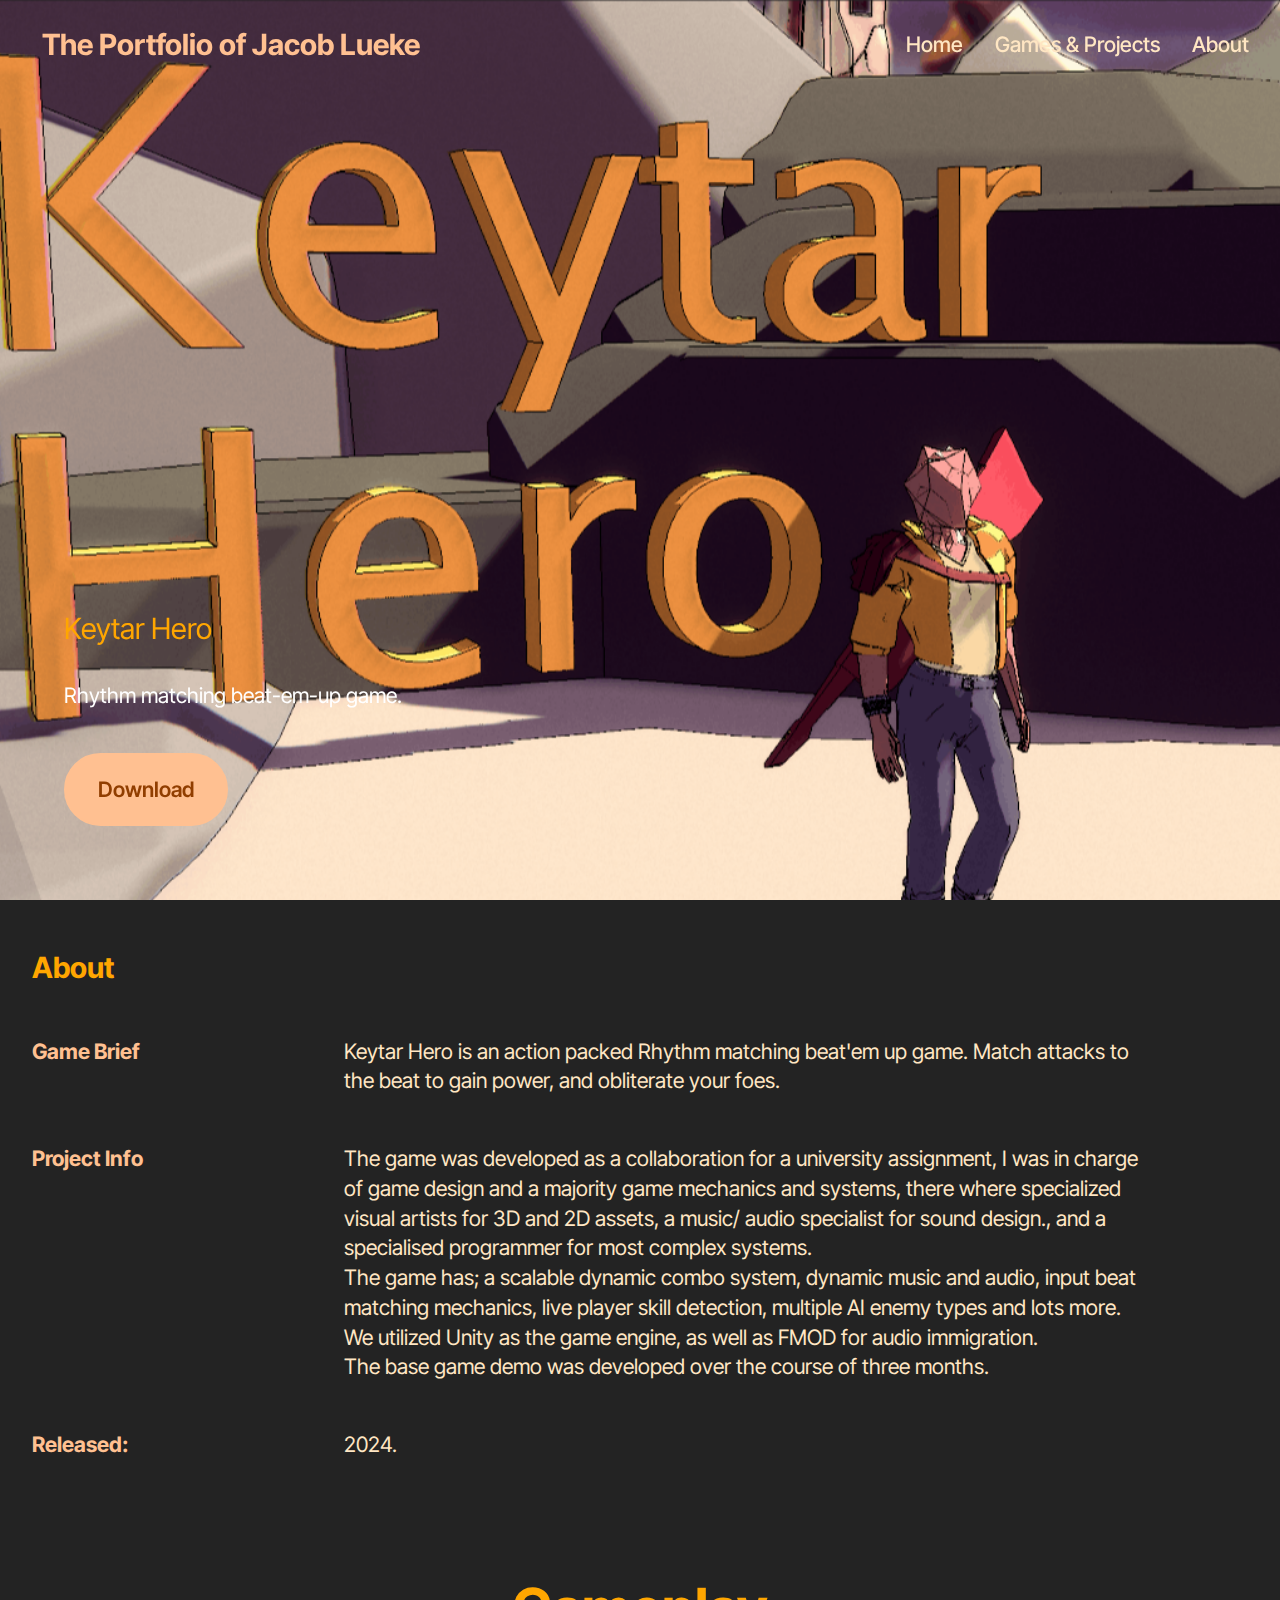
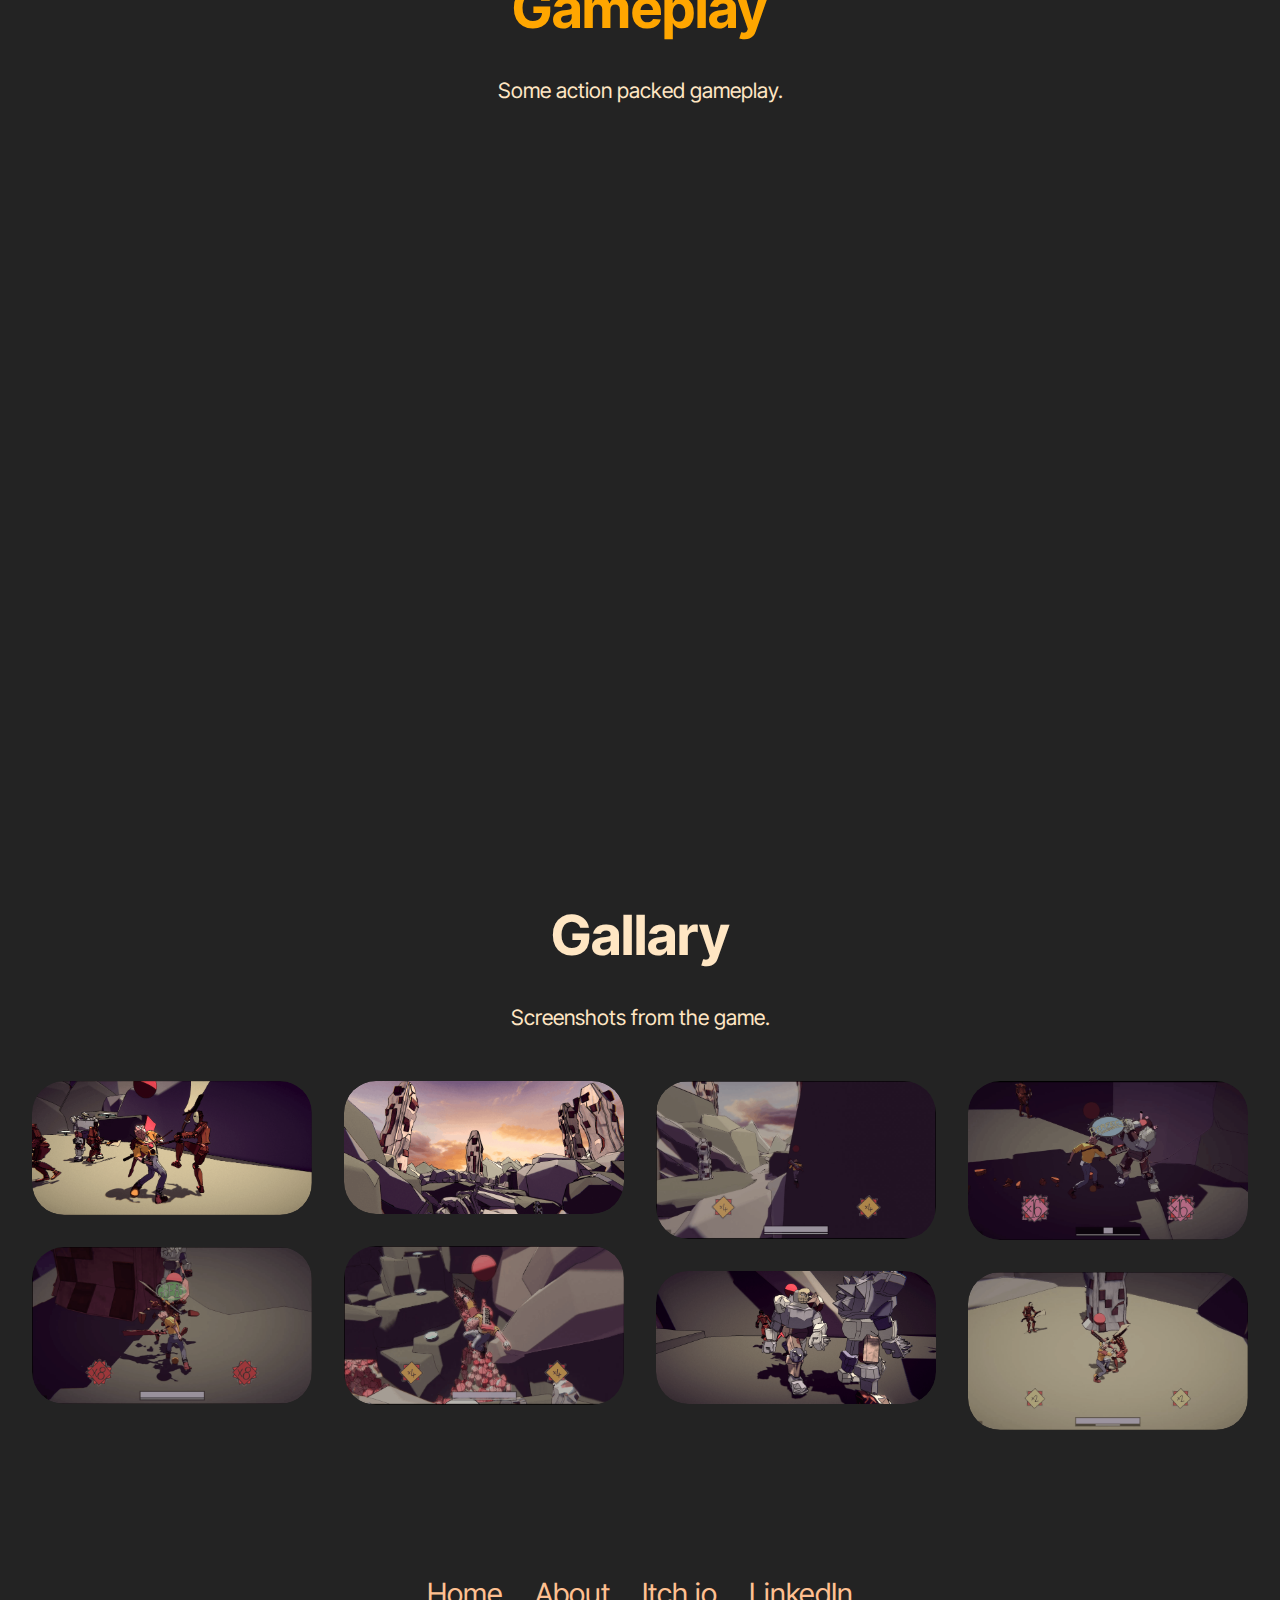
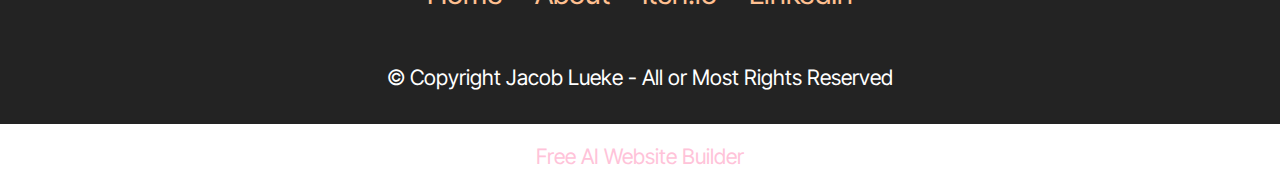
<file: page2.html>
<!DOCTYPE html>
<html  >
<head>
  <!-- Site made with Mobirise Website Builder v5.9.17, https://mobirise.com -->
  <meta charset="UTF-8">
  <meta http-equiv="X-UA-Compatible" content="IE=edge">
  <meta name="generator" content="Mobirise v5.9.17, mobirise.com">
  <meta name="viewport" content="width=device-width, initial-scale=1, minimum-scale=1">
  <link rel="shortcut icon" href="assets/images/gameicon2-128x128-1.png" type="image/x-icon">
  <meta name="description" content="">
  
  
  <title>KeytarHero</title>
  <link rel="stylesheet" href="assets/web/assets/mobirise-icons2/mobirise2.css">
  <link rel="stylesheet" href="assets/bootstrap/css/bootstrap.min.css">
  <link rel="stylesheet" href="assets/bootstrap/css/bootstrap-grid.min.css">
  <link rel="stylesheet" href="assets/bootstrap/css/bootstrap-reboot.min.css">
  <link rel="stylesheet" href="assets/parallax/jarallax.css">
  <link rel="stylesheet" href="assets/dropdown/css/style.css">
  <link rel="stylesheet" href="assets/socicon/css/styles.css">
  <link rel="stylesheet" href="assets/theme/css/style.css">
  <link rel="stylesheet" href="assets/gallery/style.css">
  <link rel="preload" href="https://fonts.googleapis.com/css?family=Inter+Tight:100,200,300,400,500,600,700,800,900,100i,200i,300i,400i,500i,600i,700i,800i,900i&display=swap" as="style" onload="this.onload=null;this.rel='stylesheet'">
  <noscript><link rel="stylesheet" href="https://fonts.googleapis.com/css?family=Inter+Tight:100,200,300,400,500,600,700,800,900,100i,200i,300i,400i,500i,600i,700i,800i,900i&display=swap"></noscript>
  <link rel="preload" as="style" href="assets/mobirise/css/mbr-additional.css?v=wAGStN"><link rel="stylesheet" href="assets/mobirise/css/mbr-additional.css?v=wAGStN" type="text/css">

  
  
  
</head>
<body>
  
  <section data-bs-version="5.1" class="menu menu6 cid-u7u7BPMNBJ" once="menu" id="menu06-o">
	

	<nav class="navbar navbar-dropdown opacityScroll navbar-fixed-top navbar-expand-lg">
		<div class="container">
			<div class="navbar-brand">
				
				<span class="navbar-caption-wrap"><a class="navbar-caption text-secondary text-primary display-5" href="index.html#top">The Portfolio of Jacob Lueke&nbsp;</a></span>
			</div>
			<button class="navbar-toggler" type="button" data-toggle="collapse" data-bs-toggle="collapse" data-target="#navbarSupportedContent" data-bs-target="#navbarSupportedContent" aria-controls="navbarNavAltMarkup" aria-expanded="false" aria-label="Toggle navigation">
				<div class="hamburger">
					<span></span>
					<span></span>
					<span></span>
					<span></span>
				</div>
			</button>
			<div class="collapse navbar-collapse opacityScroll" id="navbarSupportedContent">
				<ul class="navbar-nav nav-dropdown nav-right" data-app-modern-menu="true"><li class="nav-item">
						<a class="nav-link link text-success text-primary display-4" href="https://beeepbeepsheep.github.io/Portfolio/" aria-expanded="false">Home</a>
					</li><li class="nav-item"><a class="nav-link link text-success text-primary display-4" href="index.html#pricing02-b">Games &amp; Projects</a></li><li class="nav-item">
						<a class="nav-link link text-success text-primary display-4" href="page1.html#header17-x">About&nbsp;</a>
					</li></ul>
				
				
			</div>
		</div>
	</nav>
</section>

<section data-bs-version="5.1" class="header16 cid-u7AF37ON2F mbr-fullscreen mbr-parallax-background" id="header17-q">
  
  
  <div class="container-fluid">
    <div class="row">
      <div class="content-wrap col-12 col-md-12">
        <h1 class="mbr-section-title mbr-fonts-style mbr-white mb-4 display-5">Keytar Hero</h1>
        
        <p class="mbr-fonts-style mbr-text mbr-white mb-4 display-7">Rhythm matching beat-em-up game.</p>
        <div class="mbr-section-btn"><a class="btn btn-secondary display-7" href="https://jacoblueke.itch.io/keytar-hero" target="_blank">Download</a></div>
      </div>
    </div>
  </div>
</section>

<section data-bs-version="5.1" class="list03 cid-u7AI7kQgRf" id="list03-t">
  
  <div class="container">
    <div class="row justify-content-center">
      <div class="col-12 mb-5 content-head">
        <h3 class="mbr-section-title mbr-fonts-style align-center mb-0 display-5">
          <strong>About</strong></h3>
        
      </div>
    </div>

    <div class="row justify-content-left item features-without-image mt-0 mb-5 active">
      <div class="col-12 col-md-12 col-lg-3">
        <h5 class="mbr-card-title mbr-fonts-style mt-0 mb-3 display-7">
          <strong>Game Brief</strong></h5>
      </div>
      <div class="col-md-12 col-lg-8 item-wrapper">
        <p class="mbr-text mbr-fonts-style mt-0 mb-0 display-7">
          Keytar Hero is an action packed Rhythm matching beat'em up game. Match attacks to the beat to gain power, and obliterate your foes.</p>
      </div>
    </div>
    
    <div class="row justify-content-left item features-without-image mt-0 mb-5">
      <div class="col-12 col-md-12 col-lg-3">
        <h5 class="mbr-card-title mbr-fonts-style mt-0 mb-3 display-7">
          <strong>Project Info</strong></h5>
      </div>
      <div class="col-md-12 col-lg-8 item-wrapper">
        <p class="mbr-text mbr-fonts-style mt-0 mb-0 display-7">
          The game was developed as a collaboration for a university assignment, I was in charge of game design and a majority game mechanics and systems, there where specialized visual artists for 3D and 2D assets, a music/ audio specialist for sound design., and a specialised programmer for most complex systems.<br>The game has; a scalable dynamic combo system, dynamic music and audio, input beat matching mechanics, live player skill detection, multiple AI enemy types and lots more.<br>We utilized Unity as the game engine, as well as FMOD for audio immigration.<br>The base game demo was developed over the course of three months.</p>
      </div>
    </div><div class="row justify-content-left item features-without-image mt-0 mb-5">
      <div class="col-12 col-md-12 col-lg-3">
        <h5 class="mbr-card-title mbr-fonts-style mt-0 mb-3 display-7"><strong>Released:</strong></h5>
      </div>
      <div class="col-md-12 col-lg-8 item-wrapper">
        <p class="mbr-text mbr-fonts-style mt-0 mb-0 display-7">2024.</p>
      </div>
    </div>

  </div>
</section>

<section data-bs-version="5.1" class="video04 cid-ubmddxpkJS" id="video04-26">
    
    
    <div class="container">
        <div class="mbr-section-head mb-5">
            <h4 class="mbr-section-title mbr-fonts-style mb-0 mt-0 display-2"><strong>Gameplay</strong></h4>
            <h5 class="mbr-section-subtitle mbr-fonts-style mt-4 display-7">Some action packed gameplay.</h5>
        </div>
        <div class="row justify-content-center">
            <div class="col-12 col-md-12 video-block">
                <div class="video-wrapper"><iframe class="mbr-embedded-video" src="https://www.youtube.com/embed/vBRUF0iMU7Y?rel=0&amp;amp;mute=1&amp;showinfo=0&amp;autoplay=1&amp;loop=1&amp;playlist=vBRUF0iMU7Y" width="1280" height="720" frameborder="0" allowfullscreen></iframe></div>
                <p class="mbr-text mt-3 mbr-fonts-style display-4">
                    Video Description
                </p>
            </div>
        </div>
    </div>
</section>

<section data-bs-version="5.1" class="gallery1 mbr-gallery cid-u7AFuz7h86" id="gallery02-r">   
    
    

    <div class="container-fluid">
        <div class="row justify-content-center">
            <div class="col-12 content-head">
                <div class="mbr-section-head mb-5">
                    <h3 class="mbr-section-title mbr-fonts-style align-center m-0 display-2"><strong>Gallary</strong></h3>
                    <h4 class="mbr-section-subtitle mbr-fonts-style align-center mb-0 mt-4 display-7">Screenshots from the game.</h4>
                </div>
            </div>
        </div>
        <div class="row mbr-gallery mbr-masonry" data-masonry="{&quot;percentPosition&quot;: true }">
            <div class="col-12 col-md-6 col-lg-3 item gallery-image">
                <div class="item-wrapper" data-toggle="modal" data-bs-toggle="modal" data-target="#ucQEyx1hTW-modal" data-bs-target="#ucQEyx1hTW-modal">
                    <img class="w-100" src="assets/images/sam-5-838x401.png" alt="Mobirise Website Builder" data-slide-to="0" data-bs-slide-to="0" data-target="#lb-ucQEyx1hTW" data-bs-target="#lb-ucQEyx1hTW">
                    <div class="icon-wrapper">
                        <span class="mobi-mbri mobi-mbri-search mbr-iconfont mbr-iconfont-btn"></span>
                    </div>
                </div>
                
            </div>
            <div class="col-12 col-md-6 col-lg-3 item gallery-image">
                <div class="item-wrapper" data-toggle="modal" data-bs-toggle="modal" data-target="#ucQEyx1hTW-modal" data-bs-target="#ucQEyx1hTW-modal">
                    <img class="w-100" src="assets/images/sam-2-838x400.png" alt="Mobirise Website Builder" data-slide-to="1" data-bs-slide-to="1" data-target="#lb-ucQEyx1hTW" data-bs-target="#lb-ucQEyx1hTW">
                    <div class="icon-wrapper">
                        <span class="mobi-mbri mobi-mbri-search mbr-iconfont mbr-iconfont-btn"></span>
                    </div>
                </div>
                
            </div>
            <div class="col-12 col-md-6 col-lg-3 item gallery-image">
                <div class="item-wrapper" data-toggle="modal" data-bs-toggle="modal" data-target="#ucQEyx1hTW-modal" data-bs-target="#ucQEyx1hTW-modal">
                    <img class="w-100" src="assets/images/rhythm-5-838x473.png" alt="Mobirise Website Builder" data-slide-to="2" data-bs-slide-to="2" data-target="#lb-ucQEyx1hTW" data-bs-target="#lb-ucQEyx1hTW">
                    <div class="icon-wrapper">
                        <span class="mobi-mbri mobi-mbri-search mbr-iconfont mbr-iconfont-btn"></span>
                    </div>
                </div>
                
            </div>
            <div class="col-12 col-md-6 col-lg-3 item gallery-image">
                <div class="item-wrapper" data-toggle="modal" data-bs-toggle="modal" data-target="#ucQEyx1hTW-modal" data-bs-target="#ucQEyx1hTW-modal">
                    <img class="w-100" src="assets/images/rhythm-7-838x477.png" alt="Mobirise Website Builder" data-slide-to="3" data-bs-slide-to="3" data-target="#lb-ucQEyx1hTW" data-bs-target="#lb-ucQEyx1hTW">
                    <div class="icon-wrapper">
                        <span class="mobi-mbri mobi-mbri-search mbr-iconfont mbr-iconfont-btn"></span>
                    </div>
                </div>
                
            </div>
            <div class="col-12 col-md-6 col-lg-3 item gallery-image">
                <div class="item-wrapper" data-toggle="modal" data-bs-toggle="modal" data-target="#ucQEyx1hTW-modal" data-bs-target="#ucQEyx1hTW-modal">
                    <img class="w-100" src="assets/images/rhythm-6-838x475.png" alt="Mobirise Website Builder" data-slide-to="4" data-bs-slide-to="4" data-target="#lb-ucQEyx1hTW" data-bs-target="#lb-ucQEyx1hTW">
                    <div class="icon-wrapper">
                        <span class="mobi-mbri mobi-mbri-search mbr-iconfont mbr-iconfont-btn"></span>
                    </div>
                </div>
                
            </div>
            <div class="col-12 col-md-6 col-lg-3 item gallery-image">
                <div class="item-wrapper" data-toggle="modal" data-bs-toggle="modal" data-target="#ucQEyx1hTW-modal" data-bs-target="#ucQEyx1hTW-modal">
                    <img class="w-100" src="assets/images/rhythm-2-838x472.png" alt="Mobirise Website Builder" data-slide-to="5" data-bs-slide-to="5" data-target="#lb-ucQEyx1hTW" data-bs-target="#lb-ucQEyx1hTW">
                    <div class="icon-wrapper">
                        <span class="mobi-mbri mobi-mbri-search mbr-iconfont mbr-iconfont-btn"></span>
                    </div>
                </div>
                
            </div>
            <div class="col-12 col-md-6 col-lg-3 item gallery-image">
                <div class="item-wrapper" data-toggle="modal" data-bs-toggle="modal" data-target="#ucQEyx1hTW-modal" data-bs-target="#ucQEyx1hTW-modal">
                    <img class="w-100" src="assets/images/sam-7-838x398.png" alt="Mobirise Website Builder" data-slide-to="6" data-bs-slide-to="6" data-target="#lb-ucQEyx1hTW" data-bs-target="#lb-ucQEyx1hTW">
                    <div class="icon-wrapper">
                        <span class="mobi-mbri mobi-mbri-search mbr-iconfont mbr-iconfont-btn"></span>
                    </div>
                </div>
                
            </div><div class="col-12 col-md-6 col-lg-3 item gallery-image">
                <div class="item-wrapper" data-toggle="modal" data-bs-toggle="modal" data-target="#ucQEyx1hTW-modal" data-bs-target="#ucQEyx1hTW-modal">
                    <img class="w-100" src="assets/images/rhythm-3-1549x874.png" alt="Mobirise Website Builder" data-slide-to="7" data-bs-slide-to="7" data-target="#lb-ucQEyx1hTW" data-bs-target="#lb-ucQEyx1hTW">
                    <div class="icon-wrapper">
                        <span class="mobi-mbri mobi-mbri-search mbr-iconfont mbr-iconfont-btn"></span>
                    </div>
                </div>
                
            </div>
        </div>

        <div class="modal mbr-slider" tabindex="-1" role="dialog" aria-hidden="true" id="ucQEyx1hTW-modal">
            <div class="modal-dialog" role="document">
                <div class="modal-content">
                    <div class="modal-body">
                        <div class="carousel slide" id="lb-ucQEyx1hTW" data-interval="5000" data-bs-interval="5000">
                            <div class="carousel-inner">
                                <div class="carousel-item active">
                                    <img class="d-block w-100" src="assets/images/sam-5-838x401.png" alt="Mobirise Website Builder">
                                </div>
                                <div class="carousel-item">
                                    <img class="d-block w-100" src="assets/images/sam-2-838x400.png" alt="Mobirise Website Builder">
                                </div>
                                <div class="carousel-item">
                                    <img class="d-block w-100" src="assets/images/rhythm-5-838x473.png" alt="Mobirise Website Builder">
                                </div>
                                <div class="carousel-item">
                                    <img class="d-block w-100" src="assets/images/rhythm-7-838x477.png" alt="Mobirise Website Builder">
                                </div>
                                <div class="carousel-item">
                                    <img class="d-block w-100" src="assets/images/rhythm-6-838x475.png" alt="Mobirise Website Builder">
                                </div>
                                <div class="carousel-item">
                                    <img class="d-block w-100" src="assets/images/rhythm-2-838x472.png" alt="Mobirise Website Builder">
                                </div>
                                <div class="carousel-item">
                                    <img class="d-block w-100" src="assets/images/sam-7-838x398.png" alt="Mobirise Website Builder">
                                </div><div class="carousel-item">
                                    <img class="d-block w-100" src="assets/images/rhythm-3-1549x874.png" alt="Mobirise Website Builder">
                                </div>
                            </div>
                            <ol class="carousel-indicators">
                                <li data-slide-to="0" data-bs-slide-to="0" class="active" data-target="#lb-ucQEyx1hTW" data-bs-target="#lb-ucQEyx1hTW"></li>
                                <li data-slide-to="1" data-bs-slide-to="1" data-target="#lb-ucQEyx1hTW" data-bs-target="#lb-ucQEyx1hTW"></li>
                                <li data-slide-to="2" data-bs-slide-to="2" data-target="#lb-ucQEyx1hTW" data-bs-target="#lb-ucQEyx1hTW"></li>
                                <li data-slide-to="3" data-bs-slide-to="3" data-target="#lb-ucQEyx1hTW" data-bs-target="#lb-ucQEyx1hTW"></li>
                                <li data-slide-to="4" data-bs-slide-to="4" data-target="#lb-ucQEyx1hTW" data-bs-target="#lb-ucQEyx1hTW"></li>
                                <li data-slide-to="5" data-bs-slide-to="5" data-target="#lb-ucQEyx1hTW" data-bs-target="#lb-ucQEyx1hTW"></li>
                                <li data-slide-to="6" data-bs-slide-to="6" data-target="#lb-ucQEyx1hTW" data-bs-target="#lb-ucQEyx1hTW"></li><li data-slide-to="7" data-bs-slide-to="7" data-target="#lb-ucQEyx1hTW" data-bs-target="#lb-ucQEyx1hTW"></li>
                            </ol>
                            <a role="button" href="" class="close" data-dismiss="modal" data-bs-dismiss="modal" aria-label="Close">
                            </a>
                            <a class="carousel-control-prev carousel-control" role="button" data-slide="prev" data-bs-slide="prev" href="#lb-ucQEyx1hTW">
                                <span class="mobi-mbri mobi-mbri-arrow-prev" aria-hidden="true"></span>
                                <span class="sr-only visually-hidden">Previous</span>
                            </a>
                            <a class="carousel-control-next carousel-control" role="button" data-slide="next" data-bs-slide="next" href="#lb-ucQEyx1hTW">
                                <span class="mobi-mbri mobi-mbri-arrow-next" aria-hidden="true"></span>
                                <span class="sr-only visually-hidden">Next</span>
                            </a>
                        </div>
                    </div>
                </div>
            </div>
        </div>
    </div>
</section>

<section data-bs-version="5.1" class="footer3 cid-ubDqteICMW" once="footers" id="footer03-2g">

        

    

    <div class="container">
        <div class="row">
            <div class="row-links">
                <ul class="header-menu">
                  
                  
                  
                  
                <li class="header-menu-item mbr-fonts-style display-5"><a href="index.html#top" class="text-secondary text-primary">Home</a></li><li class="header-menu-item mbr-fonts-style display-5"><a href="page1.html#header17-x" class="text-secondary text-primary">About</a></li><li class="header-menu-item mbr-fonts-style display-5"><a href="https://jacoblueke.itch.io/" class="text-secondary text-primary" target="_blank">Itch.io</a></li><li class="header-menu-item mbr-fonts-style display-5"><a href="https://www.linkedin.com/in/jacob-lueke-8b55b5227/" class="text-secondary text-primary" target="_blank">LinkedIn</a></li></ul>
              </div>

            
            <div class="col-12 mt-4">
                <p class="mbr-fonts-style copyright display-7">
                    © Copyright Jacob Lueke - All or Most Rights Reserved
                </p>
            </div>
        </div>
    </div>
</section><section class="display-7" style="padding: 0;align-items: center;justify-content: center;flex-wrap: wrap;    align-content: center;display: flex;position: relative;height: 4rem;"><a href="https://mobiri.se/2649144" style="flex: 1 1;height: 4rem;position: absolute;width: 100%;z-index: 1;"><img alt="" style="height: 4rem;" src="[data-uri]"></a><p style="margin: 0;text-align: center;" class="display-7">&#8204;</p><a style="z-index:1" href="https://mobirise.com/builder/ai-website-builder.html">Free AI Website Builder</a></section><script src="assets/bootstrap/js/bootstrap.bundle.min.js"></script>  <script src="assets/parallax/jarallax.js"></script>  <script src="assets/smoothscroll/smooth-scroll.js"></script>  <script src="assets/ytplayer/index.js"></script>  <script src="assets/dropdown/js/navbar-dropdown.js"></script>  <script src="assets/masonry/masonry.pkgd.min.js"></script>  <script src="assets/imagesloaded/imagesloaded.pkgd.min.js"></script>  <script src="assets/theme/js/script.js"></script>  <script src="assets/gallery/player.min.js"></script>  <script src="assets/gallery/script.js"></script>  
  
  
</body>
</html>
</file>
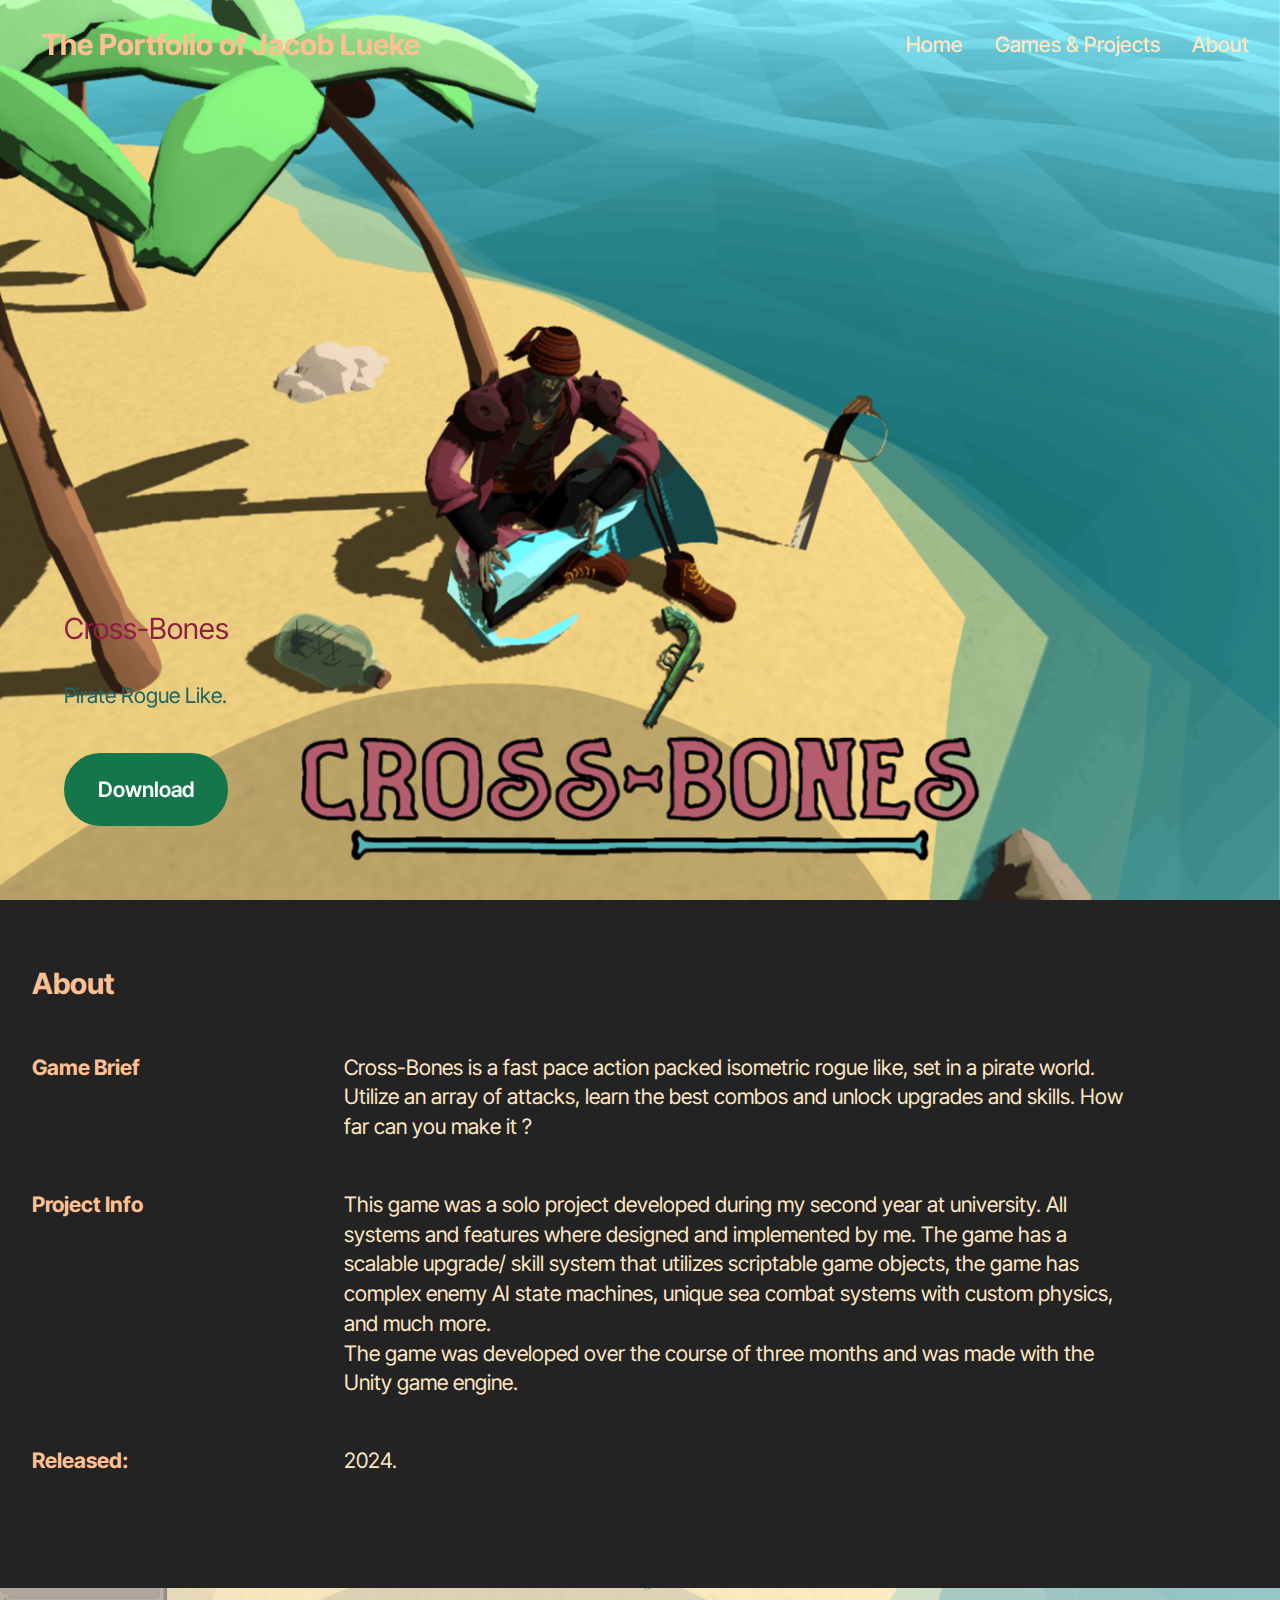
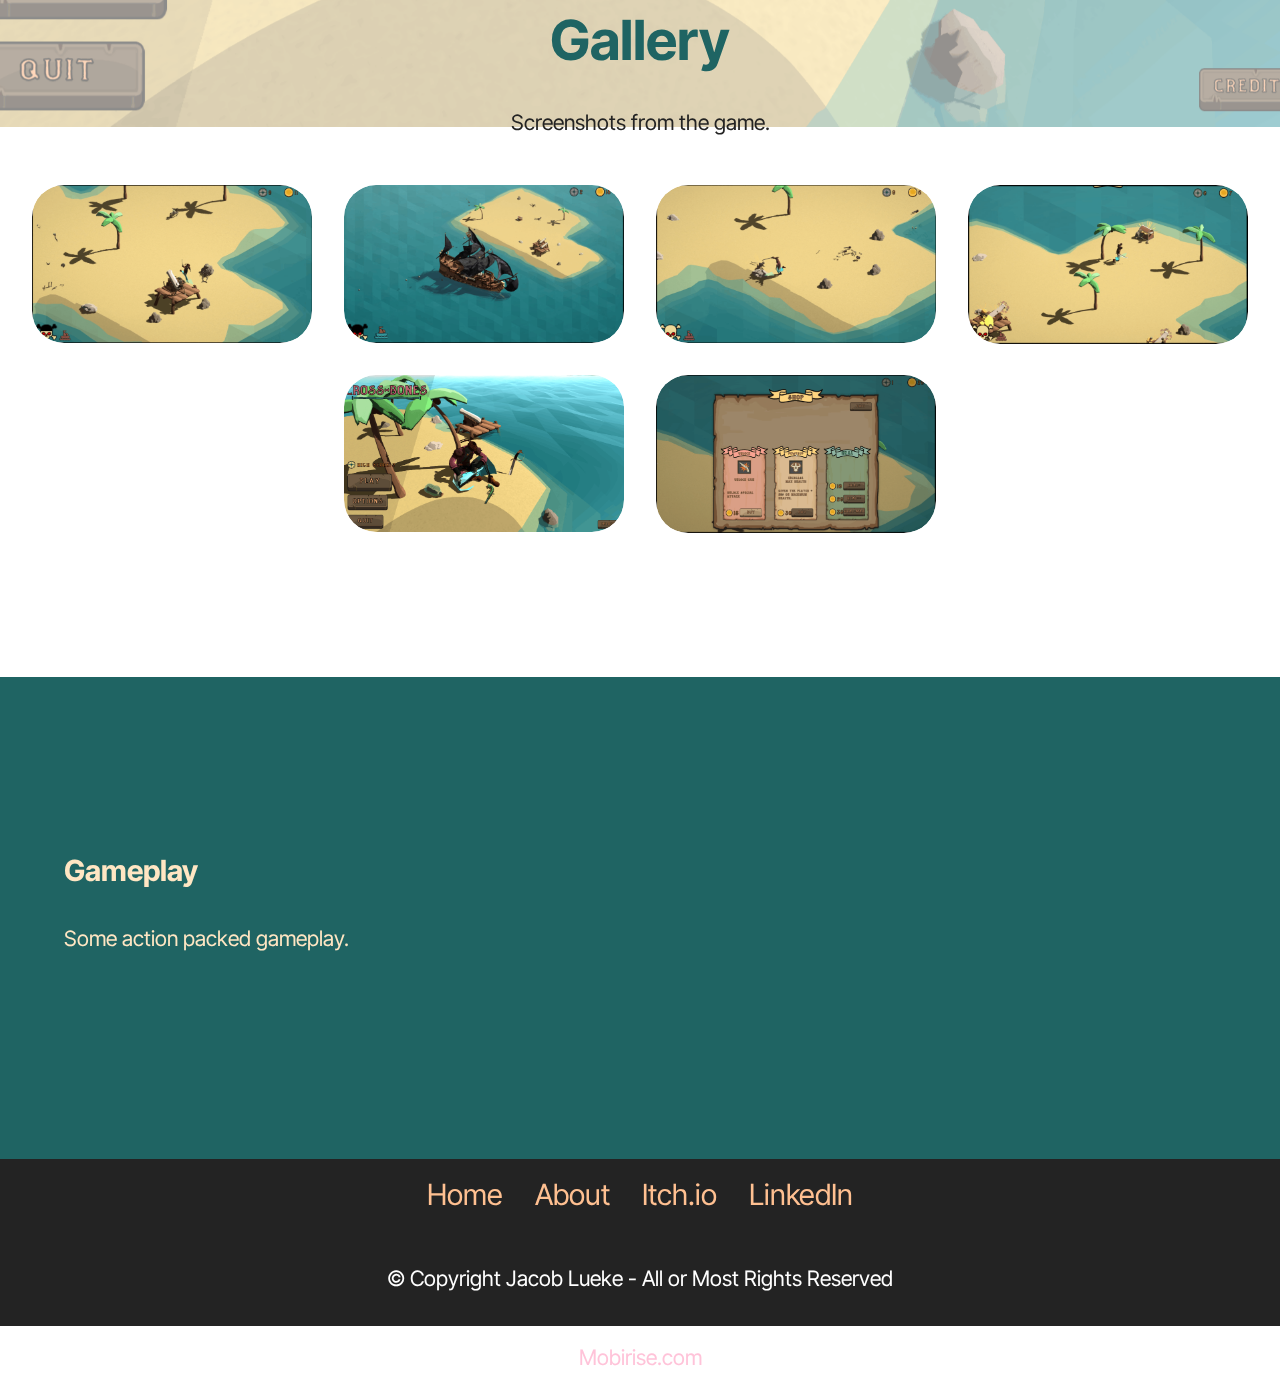
<file: page3.html>
<!DOCTYPE html>
<html  >
<head>
  <!-- Site made with Mobirise Website Builder v5.9.17, https://mobirise.com -->
  <meta charset="UTF-8">
  <meta http-equiv="X-UA-Compatible" content="IE=edge">
  <meta name="generator" content="Mobirise v5.9.17, mobirise.com">
  <meta name="viewport" content="width=device-width, initial-scale=1, minimum-scale=1">
  <link rel="shortcut icon" href="assets/images/gameicon2-128x128-1.png" type="image/x-icon">
  <meta name="description" content="">
  
  
  <title>CrossBones</title>
  <link rel="stylesheet" href="assets/web/assets/mobirise-icons2/mobirise2.css">
  <link rel="stylesheet" href="assets/bootstrap/css/bootstrap.min.css">
  <link rel="stylesheet" href="assets/bootstrap/css/bootstrap-grid.min.css">
  <link rel="stylesheet" href="assets/bootstrap/css/bootstrap-reboot.min.css">
  <link rel="stylesheet" href="assets/parallax/jarallax.css">
  <link rel="stylesheet" href="assets/dropdown/css/style.css">
  <link rel="stylesheet" href="assets/socicon/css/styles.css">
  <link rel="stylesheet" href="assets/theme/css/style.css">
  <link rel="stylesheet" href="assets/gallery/style.css">
  <link rel="preload" href="https://fonts.googleapis.com/css?family=Inter+Tight:100,200,300,400,500,600,700,800,900,100i,200i,300i,400i,500i,600i,700i,800i,900i&display=swap" as="style" onload="this.onload=null;this.rel='stylesheet'">
  <noscript><link rel="stylesheet" href="https://fonts.googleapis.com/css?family=Inter+Tight:100,200,300,400,500,600,700,800,900,100i,200i,300i,400i,500i,600i,700i,800i,900i&display=swap"></noscript>
  <link rel="preload" as="style" href="assets/mobirise/css/mbr-additional.css?v=pHwLPq"><link rel="stylesheet" href="assets/mobirise/css/mbr-additional.css?v=pHwLPq" type="text/css">

  
  
  
</head>
<body>
  
  <section data-bs-version="5.1" class="menu menu6 cid-ublHmy29GR" once="menu" id="menu06-14">
	

	<nav class="navbar navbar-dropdown opacityScroll navbar-fixed-top navbar-expand-lg">
		<div class="container">
			<div class="navbar-brand">
				
				<span class="navbar-caption-wrap"><a class="navbar-caption text-secondary text-primary display-5" href="index.html#top">The Portfolio of Jacob Lueke&nbsp;</a></span>
			</div>
			<button class="navbar-toggler" type="button" data-toggle="collapse" data-bs-toggle="collapse" data-target="#navbarSupportedContent" data-bs-target="#navbarSupportedContent" aria-controls="navbarNavAltMarkup" aria-expanded="false" aria-label="Toggle navigation">
				<div class="hamburger">
					<span></span>
					<span></span>
					<span></span>
					<span></span>
				</div>
			</button>
			<div class="collapse navbar-collapse opacityScroll" id="navbarSupportedContent">
				<ul class="navbar-nav nav-dropdown nav-right" data-app-modern-menu="true"><li class="nav-item">
						<a class="nav-link link text-success text-primary display-4" href="https://beeepbeepsheep.github.io/Portfolio/" aria-expanded="false">Home</a>
					</li><li class="nav-item"><a class="nav-link link text-success text-primary display-4" href="index.html#pricing02-b">Games &amp; Projects</a></li><li class="nav-item">
						<a class="nav-link link text-success text-primary display-4" href="page1.html#header17-x">About&nbsp;</a>
					</li></ul>
				
				
			</div>
		</div>
	</nav>
</section>

<section data-bs-version="5.1" class="header16 cid-ublHmyofeW mbr-fullscreen mbr-parallax-background" id="header17-15">
  
  
  <div class="container-fluid">
    <div class="row">
      <div class="content-wrap col-12 col-md-12">
        <h1 class="mbr-section-title mbr-fonts-style mbr-white mb-4 display-5">Cross-Bones</h1>
        
        <p class="mbr-fonts-style mbr-text mbr-white mb-4 display-7">Pirate Rogue Like.</p>
        <div class="mbr-section-btn"><a class="btn btn-warning display-7" href="https://jacoblueke.itch.io/cross-bones" target="_blank">Download</a></div>
      </div>
    </div>
  </div>
</section>

<section data-bs-version="5.1" class="list03 cid-ublHmyZG5t" id="list03-17">
  
  <div class="container">
    <div class="row justify-content-center">
      <div class="col-12 mb-5 content-head">
        <h3 class="mbr-section-title mbr-fonts-style align-center mb-0 display-5">
          <strong>About</strong></h3>
        
      </div>
    </div>

    <div class="row justify-content-left item features-without-image mt-0 mb-5 active">
      <div class="col-12 col-md-12 col-lg-3">
        <h5 class="mbr-card-title mbr-fonts-style mt-0 mb-3 display-7">
          <strong>Game Brief</strong></h5>
      </div>
      <div class="col-md-12 col-lg-8 item-wrapper">
        <p class="mbr-text mbr-fonts-style mt-0 mb-0 display-7">
          Cross-Bones is a fast pace action packed isometric rogue like, set in a pirate world. Utilize an array of attacks, learn the best combos and unlock upgrades and skills. How far can you make it ?</p>
      </div>
    </div>
    <div class="row justify-content-left item features-without-image mt-0 mb-5">
      <div class="col-12 col-md-12 col-lg-3">
        <h5 class="mbr-card-title mbr-fonts-style mt-0 mb-3 display-7">
          <strong>Project Info</strong></h5>
      </div>
      <div class="col-md-12 col-lg-8 item-wrapper">
        <p class="mbr-text mbr-fonts-style mt-0 mb-0 display-7">
          This game was a solo project developed during my second year at university. All systems and features where designed and implemented by me. The game has a scalable upgrade/ skill system that utilizes scriptable game objects, the game has complex enemy AI state machines, unique sea combat systems with custom physics, and much more.<br>The game was developed over the course of three months and was made with the Unity game engine.</p>
      </div>
    </div>
    <div class="row justify-content-left item features-without-image mt-0 mb-5">
      <div class="col-12 col-md-12 col-lg-3">
        <h5 class="mbr-card-title mbr-fonts-style mt-0 mb-3 display-7"><strong>Released:</strong></h5>
      </div>
      <div class="col-md-12 col-lg-8 item-wrapper">
        <p class="mbr-text mbr-fonts-style mt-0 mb-0 display-7">2024.</p>
      </div>
    </div>

  </div>
</section>

<section data-bs-version="5.1" class="gallery1 mbr-gallery cid-ublHmzeuGm mbr-parallax-background" id="gallery02-18">   
    
    <div class="mbr-overlay" style="opacity: 0.5; background-color: rgb(255, 255, 255);">
    </div>

    <div class="container-fluid">
        <div class="row justify-content-center">
            <div class="col-12 content-head">
                <div class="mbr-section-head mb-5">
                    <h3 class="mbr-section-title mbr-fonts-style align-center m-0 display-2"><strong>Gallery</strong><br></h3>
                    <h4 class="mbr-section-subtitle mbr-fonts-style align-center mb-0 mt-4 display-7">Screenshots from the game.</h4>
                </div>
            </div>
        </div>
        <div class="row mbr-gallery mbr-masonry" data-masonry="{&quot;percentPosition&quot;: true }">
            <div class="col-12 col-md-6 col-lg-3 item gallery-image active">
                <div class="item-wrapper" data-toggle="modal" data-bs-toggle="modal" data-target="#ucQEyDpsrp-modal" data-bs-target="#ucQEyDpsrp-modal">
                    <img class="w-100" src="assets/images/capture7-838x473.png" alt="Mobirise Website Builder" data-slide-to="0" data-bs-slide-to="0" data-target="#lb-ucQEyDpsrp" data-bs-target="#lb-ucQEyDpsrp">
                    <div class="icon-wrapper">
                        <span class="mobi-mbri mobi-mbri-search mbr-iconfont mbr-iconfont-btn"></span>
                    </div>
                </div>
                
            </div><div class="col-12 col-md-6 col-lg-3 item gallery-image">
                <div class="item-wrapper" data-toggle="modal" data-bs-toggle="modal" data-target="#ucQEyDpsrp-modal" data-bs-target="#ucQEyDpsrp-modal">
                    <img class="w-100" src="assets/images/capture9-838x472.png" alt="Mobirise Website Builder" data-slide-to="1" data-bs-slide-to="1" data-target="#lb-ucQEyDpsrp" data-bs-target="#lb-ucQEyDpsrp">
                    <div class="icon-wrapper">
                        <span class="mobi-mbri mobi-mbri-search mbr-iconfont mbr-iconfont-btn"></span>
                    </div>
                </div>
                
            </div><div class="col-12 col-md-6 col-lg-3 item gallery-image">
                <div class="item-wrapper" data-toggle="modal" data-bs-toggle="modal" data-target="#ucQEyDpsrp-modal" data-bs-target="#ucQEyDpsrp-modal">
                    <img class="w-100" src="assets/images/capture5-838x472.png" alt="Mobirise Website Builder" data-slide-to="2" data-bs-slide-to="2" data-target="#lb-ucQEyDpsrp" data-bs-target="#lb-ucQEyDpsrp">
                    <div class="icon-wrapper">
                        <span class="mobi-mbri mobi-mbri-search mbr-iconfont mbr-iconfont-btn"></span>
                    </div>
                </div>
                
            </div><div class="col-12 col-md-6 col-lg-3 item gallery-image">
                <div class="item-wrapper" data-toggle="modal" data-bs-toggle="modal" data-target="#ucQEyDpsrp-modal" data-bs-target="#ucQEyDpsrp-modal">
                    <img class="w-100" src="assets/images/capture6-838x474.png" alt="Mobirise Website Builder" data-slide-to="3" data-bs-slide-to="3" data-target="#lb-ucQEyDpsrp" data-bs-target="#lb-ucQEyDpsrp">
                    <div class="icon-wrapper">
                        <span class="mobi-mbri mobi-mbri-search mbr-iconfont mbr-iconfont-btn"></span>
                    </div>
                </div>
                
            </div><div class="col-12 col-md-6 col-lg-3 item gallery-image">
                <div class="item-wrapper" data-toggle="modal" data-bs-toggle="modal" data-target="#ucQEyDpsrp-modal" data-bs-target="#ucQEyDpsrp-modal">
                    <img class="w-100" src="assets/images/cross-bones-29-04-2024-18-20-10-838x471.png" alt="Mobirise Website Builder" data-slide-to="4" data-bs-slide-to="4" data-target="#lb-ucQEyDpsrp" data-bs-target="#lb-ucQEyDpsrp">
                    <div class="icon-wrapper">
                        <span class="mobi-mbri mobi-mbri-search mbr-iconfont mbr-iconfont-btn"></span>
                    </div>
                </div>
                
            </div>
            
            
            <div class="col-12 col-md-6 col-lg-3 item gallery-image">
                <div class="item-wrapper" data-toggle="modal" data-bs-toggle="modal" data-target="#ucQEyDpsrp-modal" data-bs-target="#ucQEyDpsrp-modal">
                    <img class="w-100" src="assets/images/capture8-838x473.png" alt="Mobirise Website Builder" data-slide-to="5" data-bs-slide-to="5" data-target="#lb-ucQEyDpsrp" data-bs-target="#lb-ucQEyDpsrp">
                    <div class="icon-wrapper">
                        <span class="mobi-mbri mobi-mbri-search mbr-iconfont mbr-iconfont-btn"></span>
                    </div>
                </div>
                
            </div>
            
            
            
        </div>

        <div class="modal mbr-slider" tabindex="-1" role="dialog" aria-hidden="true" id="ucQEyDpsrp-modal">
            <div class="modal-dialog" role="document">
                <div class="modal-content">
                    <div class="modal-body">
                        <div class="carousel slide" id="lb-ucQEyDpsrp" data-interval="5000" data-bs-interval="5000">
                            <div class="carousel-inner">
                                <div class="carousel-item active">
                                    <img class="d-block w-100" src="assets/images/capture7-838x473.png" alt="Mobirise Website Builder">
                                </div><div class="carousel-item">
                                    <img class="d-block w-100" src="assets/images/capture9-838x472.png" alt="Mobirise Website Builder">
                                </div><div class="carousel-item">
                                    <img class="d-block w-100" src="assets/images/capture5-838x472.png" alt="Mobirise Website Builder">
                                </div><div class="carousel-item">
                                    <img class="d-block w-100" src="assets/images/capture6-838x474.png" alt="Mobirise Website Builder">
                                </div><div class="carousel-item">
                                    <img class="d-block w-100" src="assets/images/cross-bones-29-04-2024-18-20-10-838x471.png" alt="Mobirise Website Builder">
                                </div>
                                
                                
                                <div class="carousel-item">
                                    <img class="d-block w-100" src="assets/images/capture8-838x473.png" alt="Mobirise Website Builder">
                                </div>
                                
                                
                                
                            </div>
                            <ol class="carousel-indicators">
                                <li data-slide-to="0" data-bs-slide-to="0" class="active" data-target="#lb-ucQEyDpsrp" data-bs-target="#lb-ucQEyDpsrp"></li>
                                <li data-slide-to="1" data-bs-slide-to="1" data-target="#lb-ucQEyDpsrp" data-bs-target="#lb-ucQEyDpsrp"></li>
                                <li data-slide-to="2" data-bs-slide-to="2" data-target="#lb-ucQEyDpsrp" data-bs-target="#lb-ucQEyDpsrp"></li>
                                <li data-slide-to="3" data-bs-slide-to="3" data-target="#lb-ucQEyDpsrp" data-bs-target="#lb-ucQEyDpsrp"></li>
                                <li data-slide-to="4" data-bs-slide-to="4" data-target="#lb-ucQEyDpsrp" data-bs-target="#lb-ucQEyDpsrp"></li>
                                <li data-slide-to="5" data-bs-slide-to="5" data-target="#lb-ucQEyDpsrp" data-bs-target="#lb-ucQEyDpsrp"></li>
                                
                            </ol>
                            <a role="button" href="" class="close" data-dismiss="modal" data-bs-dismiss="modal" aria-label="Close">
                            </a>
                            <a class="carousel-control-prev carousel-control" role="button" data-slide="prev" data-bs-slide="prev" href="#lb-ucQEyDpsrp">
                                <span class="mobi-mbri mobi-mbri-arrow-prev" aria-hidden="true"></span>
                                <span class="sr-only visually-hidden">Previous</span>
                            </a>
                            <a class="carousel-control-next carousel-control" role="button" data-slide="next" data-bs-slide="next" href="#lb-ucQEyDpsrp">
                                <span class="mobi-mbri mobi-mbri-arrow-next" aria-hidden="true"></span>
                                <span class="sr-only visually-hidden">Next</span>
                            </a>
                        </div>
                    </div>
                </div>
            </div>
        </div>
    </div>
</section>

<section data-bs-version="5.1" class="header4 cid-ubmbdDTD3h" id="header04-24">
	

	
	

	<div class="container-fluid">
		<div class="row justify-content-center">
			<div class="col-12 col-md">
				<div class="text-wrapper">
					<h2 class="mbr-section-title mb-4 mbr-fonts-style display-5">
						<strong>Gameplay</strong></h2>
					<p class="mbr-text mb-4 mbr-fonts-style display-7">Some action packed gameplay.</p>
					
				</div>
			</div>
			<div class="mbr-figure col-12 col-md-8"><iframe class="mbr-embedded-video" src="https://www.youtube.com/embed/fZs_iVatHJs?rel=0&amp;amp;mute=1&amp;showinfo=0&amp;autoplay=1&amp;loop=1&amp;playlist=fZs_iVatHJs" width="1280" height="720" frameborder="0" allowfullscreen></iframe></div>
		</div>
	</div>
</section>

<section data-bs-version="5.1" class="footer3 cid-ubDqteICMW" once="footers" id="footer03-2g">

        

    

    <div class="container">
        <div class="row">
            <div class="row-links">
                <ul class="header-menu">
                  
                  
                  
                  
                <li class="header-menu-item mbr-fonts-style display-5"><a href="index.html#top" class="text-secondary text-primary">Home</a></li><li class="header-menu-item mbr-fonts-style display-5"><a href="page1.html#header17-x" class="text-secondary text-primary">About</a></li><li class="header-menu-item mbr-fonts-style display-5"><a href="https://jacoblueke.itch.io/" class="text-secondary text-primary" target="_blank">Itch.io</a></li><li class="header-menu-item mbr-fonts-style display-5"><a href="https://www.linkedin.com/in/jacob-lueke-8b55b5227/" class="text-secondary text-primary" target="_blank">LinkedIn</a></li></ul>
              </div>

            
            <div class="col-12 mt-4">
                <p class="mbr-fonts-style copyright display-7">
                    © Copyright Jacob Lueke - All or Most Rights Reserved
                </p>
            </div>
        </div>
    </div>
</section><section class="display-7" style="padding: 0;align-items: center;justify-content: center;flex-wrap: wrap;    align-content: center;display: flex;position: relative;height: 4rem;"><a href="https://mobiri.se/2649144" style="flex: 1 1;height: 4rem;position: absolute;width: 100%;z-index: 1;"><img alt="" style="height: 4rem;" src="[data-uri]"></a><p style="margin: 0;text-align: center;" class="display-7">&#8204;</p><a style="z-index:1" href="https://mobirise.com">Mobirise.com </a></section><script src="assets/bootstrap/js/bootstrap.bundle.min.js"></script>  <script src="assets/parallax/jarallax.js"></script>  <script src="assets/smoothscroll/smooth-scroll.js"></script>  <script src="assets/ytplayer/index.js"></script>  <script src="assets/dropdown/js/navbar-dropdown.js"></script>  <script src="assets/masonry/masonry.pkgd.min.js"></script>  <script src="assets/imagesloaded/imagesloaded.pkgd.min.js"></script>  <script src="assets/theme/js/script.js"></script>  <script src="assets/gallery/player.min.js"></script>  <script src="assets/gallery/script.js"></script>  
  
  
</body>
</html>
</file>
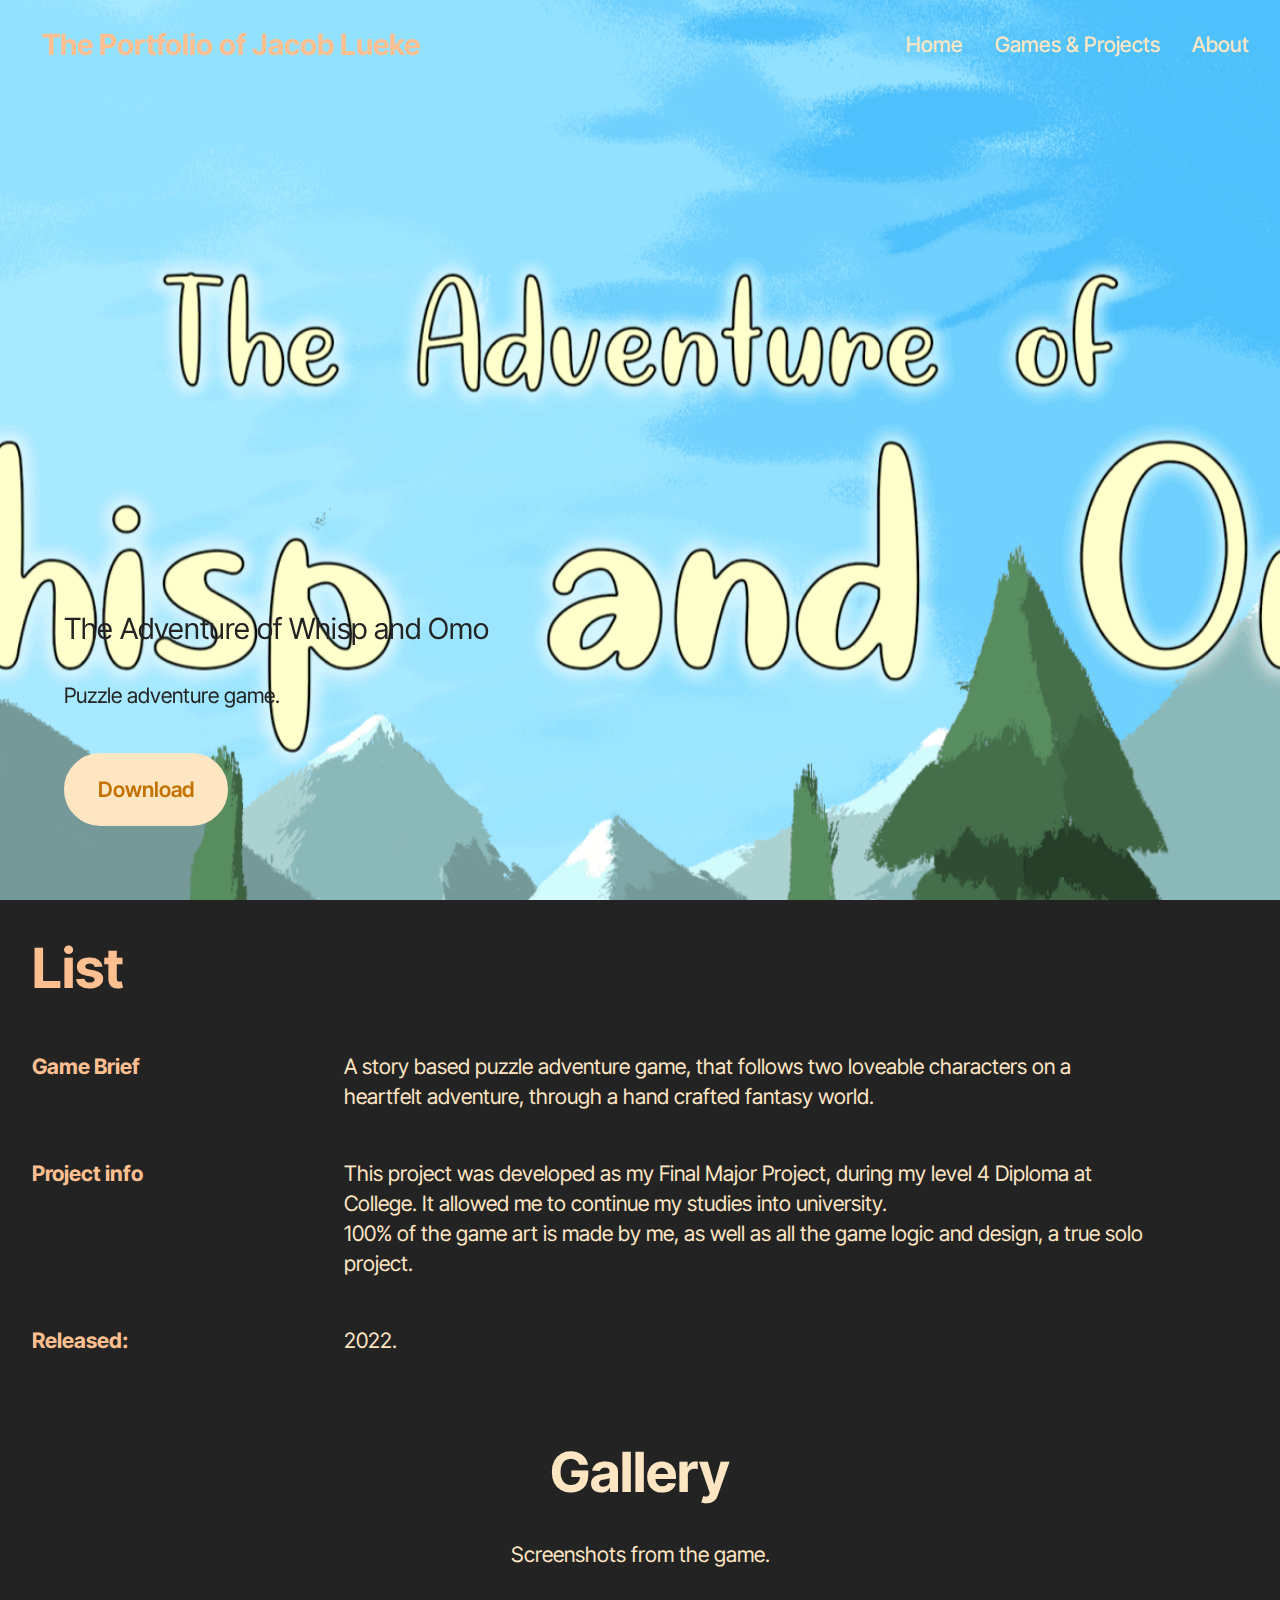
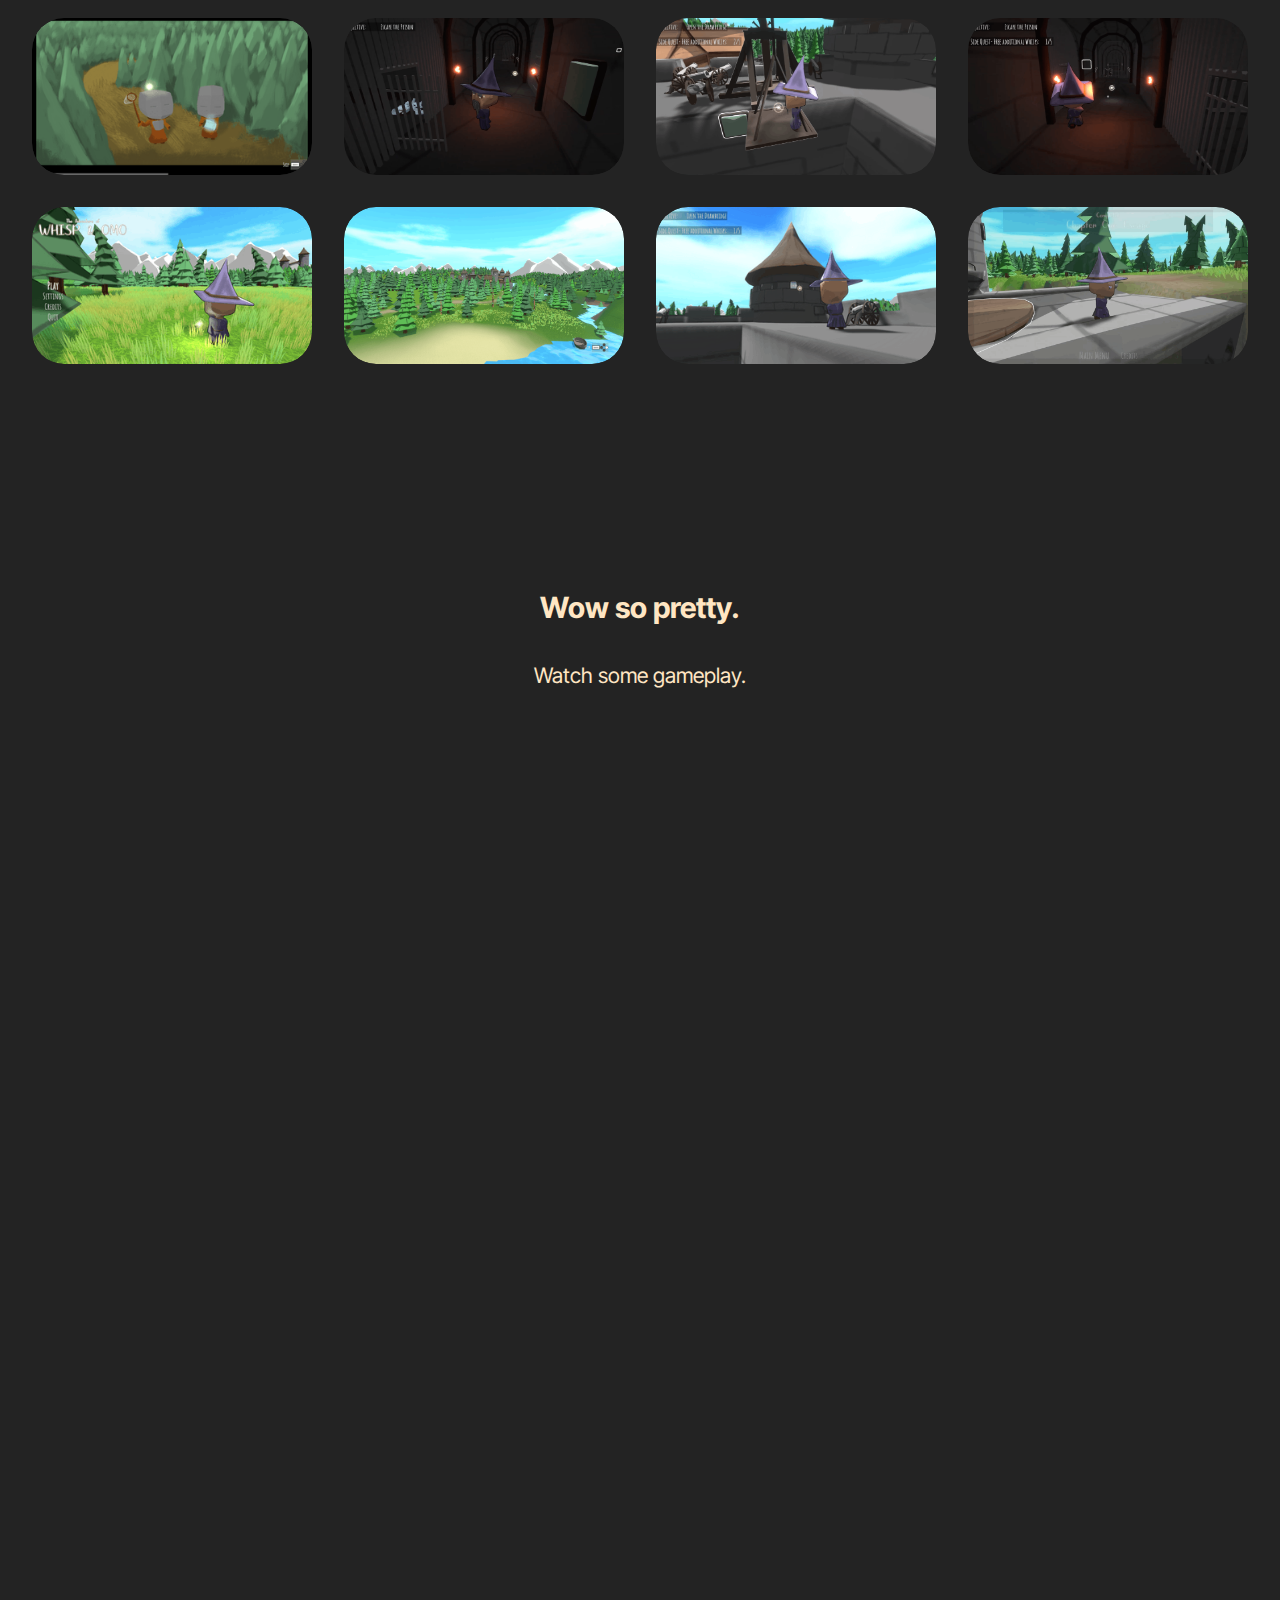
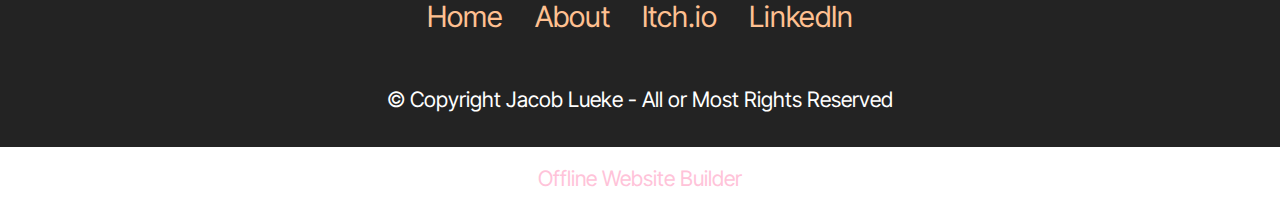
<file: page4.html>
<!DOCTYPE html>
<html  >
<head>
  <!-- Site made with Mobirise Website Builder v5.9.17, https://mobirise.com -->
  <meta charset="UTF-8">
  <meta http-equiv="X-UA-Compatible" content="IE=edge">
  <meta name="generator" content="Mobirise v5.9.17, mobirise.com">
  <meta name="viewport" content="width=device-width, initial-scale=1, minimum-scale=1">
  <link rel="shortcut icon" href="assets/images/gameicon2-128x128-1.png" type="image/x-icon">
  <meta name="description" content="">
  
  
  <title>WhispandOmo</title>
  <link rel="stylesheet" href="assets/web/assets/mobirise-icons2/mobirise2.css">
  <link rel="stylesheet" href="assets/bootstrap/css/bootstrap.min.css">
  <link rel="stylesheet" href="assets/bootstrap/css/bootstrap-grid.min.css">
  <link rel="stylesheet" href="assets/bootstrap/css/bootstrap-reboot.min.css">
  <link rel="stylesheet" href="assets/parallax/jarallax.css">
  <link rel="stylesheet" href="assets/dropdown/css/style.css">
  <link rel="stylesheet" href="assets/socicon/css/styles.css">
  <link rel="stylesheet" href="assets/theme/css/style.css">
  <link rel="stylesheet" href="assets/gallery/style.css">
  <link rel="preload" href="https://fonts.googleapis.com/css?family=Inter+Tight:100,200,300,400,500,600,700,800,900,100i,200i,300i,400i,500i,600i,700i,800i,900i&display=swap" as="style" onload="this.onload=null;this.rel='stylesheet'">
  <noscript><link rel="stylesheet" href="https://fonts.googleapis.com/css?family=Inter+Tight:100,200,300,400,500,600,700,800,900,100i,200i,300i,400i,500i,600i,700i,800i,900i&display=swap"></noscript>
  <link rel="preload" as="style" href="assets/mobirise/css/mbr-additional.css?v=FQlb75"><link rel="stylesheet" href="assets/mobirise/css/mbr-additional.css?v=FQlb75" type="text/css">

  
  
  
</head>
<body>
  
  <section data-bs-version="5.1" class="menu menu6 cid-ublHSknwDL" once="menu" id="menu06-1a">
	

	<nav class="navbar navbar-dropdown opacityScroll navbar-fixed-top navbar-expand-lg">
		<div class="container">
			<div class="navbar-brand">
				
				<span class="navbar-caption-wrap"><a class="navbar-caption text-secondary text-primary display-5" href="index.html#top">The Portfolio of Jacob Lueke&nbsp;</a></span>
			</div>
			<button class="navbar-toggler" type="button" data-toggle="collapse" data-bs-toggle="collapse" data-target="#navbarSupportedContent" data-bs-target="#navbarSupportedContent" aria-controls="navbarNavAltMarkup" aria-expanded="false" aria-label="Toggle navigation">
				<div class="hamburger">
					<span></span>
					<span></span>
					<span></span>
					<span></span>
				</div>
			</button>
			<div class="collapse navbar-collapse opacityScroll" id="navbarSupportedContent">
				<ul class="navbar-nav nav-dropdown nav-right" data-app-modern-menu="true"><li class="nav-item">
						<a class="nav-link link text-success text-primary display-4" href="https://beeepbeepsheep.github.io/Portfolio/" aria-expanded="false">Home</a>
					</li><li class="nav-item"><a class="nav-link link text-success text-primary display-4" href="index.html#pricing02-b">Games &amp; Projects</a></li><li class="nav-item">
						<a class="nav-link link text-success text-primary display-4" href="page1.html#header17-x">About&nbsp;</a>
					</li></ul>
				
				
			</div>
		</div>
	</nav>
</section>

<section data-bs-version="5.1" class="header16 cid-ublHSkMysR mbr-fullscreen mbr-parallax-background" id="header17-1b">
  
  
  <div class="container-fluid">
    <div class="row">
      <div class="content-wrap col-12 col-md-12">
        <h1 class="mbr-section-title mbr-fonts-style mbr-white mb-4 display-5">The Adventure of Whisp and Omo</h1>
        
        <p class="mbr-fonts-style mbr-text mbr-white mb-4 display-7">Puzzle adventure game.</p>
        <div class="mbr-section-btn"><a class="btn btn-success display-7" href="https://jacoblueke.itch.io/the-adventure-of-whisp-and-omo" target="_blank">Download</a></div>
      </div>
    </div>
  </div>
</section>

<section data-bs-version="5.1" class="list03 cid-ubJvm4kOaR" id="list03-2i">
  
  <div class="container">
    <div class="row justify-content-center">
      <div class="col-12 mb-5 content-head">
        <h3 class="mbr-section-title mbr-fonts-style align-center mb-0 display-2">
          <strong>List</strong>
        </h3>
        
      </div>
    </div>

    <div class="row justify-content-left item features-without-image mt-0 mb-5 active">
      <div class="col-12 col-md-12 col-lg-3">
        <h5 class="mbr-card-title mbr-fonts-style mt-0 mb-3 display-7"><strong>Game Brief</strong></h5>
      </div>
      <div class="col-md-12 col-lg-8 item-wrapper">
        <p class="mbr-text mbr-fonts-style mt-0 mb-0 display-7">A story based puzzle adventure game, that follows two loveable characters on a heartfelt adventure, through a hand crafted fantasy world.<br></p>
      </div>
    </div>
    <div class="row justify-content-left item features-without-image mt-0 mb-5">
      <div class="col-12 col-md-12 col-lg-3">
        <h5 class="mbr-card-title mbr-fonts-style mt-0 mb-3 display-7"><strong>Project info</strong></h5>
      </div>
      <div class="col-md-12 col-lg-8 item-wrapper">
        <p class="mbr-text mbr-fonts-style mt-0 mb-0 display-7">This project was developed as my Final Major Project, during my level 4 Diploma at College. It allowed me to continue my studies into university.
<br>100% of the game art is made by me, as well as all the game logic and design, a true solo project.</p>
      </div>
    </div>
    <div class="row justify-content-left item features-without-image mt-0 mb-5">
      <div class="col-12 col-md-12 col-lg-3">
        <h5 class="mbr-card-title mbr-fonts-style mt-0 mb-3 display-7"><strong>Released:</strong></h5>
      </div>
      <div class="col-md-12 col-lg-8 item-wrapper">
        <p class="mbr-text mbr-fonts-style mt-0 mb-0 display-7">2022.&nbsp;<a href="http://mobiri.se" class="text-primary"><br></a>
        </p>
      </div>
    </div>

  </div>
</section>

<section data-bs-version="5.1" class="gallery1 mbr-gallery cid-ublHSlNWT0" id="gallery02-1e">   
    
    

    <div class="container-fluid">
        <div class="row justify-content-center">
            <div class="col-12 content-head">
                <div class="mbr-section-head mb-5">
                    <h3 class="mbr-section-title mbr-fonts-style align-center m-0 display-2"><strong>Gallery</strong><br></h3>
                    <h4 class="mbr-section-subtitle mbr-fonts-style align-center mb-0 mt-4 display-7">Screenshots from the game.</h4>
                </div>
            </div>
        </div>
        <div class="row mbr-gallery mbr-masonry" data-masonry="{&quot;percentPosition&quot;: true }">
            <div class="col-12 col-md-6 col-lg-3 item gallery-image">
                <div class="item-wrapper" data-toggle="modal" data-bs-toggle="modal" data-target="#ucQEyJ4Y80-modal" data-bs-target="#ucQEyJ4Y80-modal">
                    <img class="w-100" src="assets/images/kqatsg-347x195.png" alt="Mobirise Website Builder" data-slide-to="0" data-bs-slide-to="0" data-target="#lb-ucQEyJ4Y80" data-bs-target="#lb-ucQEyJ4Y80">
                    <div class="icon-wrapper">
                        <span class="mobi-mbri mobi-mbri-search mbr-iconfont mbr-iconfont-btn"></span>
                    </div>
                </div>
                
            </div>
            <div class="col-12 col-md-6 col-lg-3 item gallery-image">
                <div class="item-wrapper" data-toggle="modal" data-bs-toggle="modal" data-target="#ucQEyJ4Y80-modal" data-bs-target="#ucQEyJ4Y80-modal">
                    <img class="w-100" src="assets/images/omo2-838x471.png" alt="Mobirise Website Builder" data-slide-to="1" data-bs-slide-to="1" data-target="#lb-ucQEyJ4Y80" data-bs-target="#lb-ucQEyJ4Y80">
                    <div class="icon-wrapper">
                        <span class="mobi-mbri mobi-mbri-search mbr-iconfont mbr-iconfont-btn"></span>
                    </div>
                </div>
                
            </div>
            <div class="col-12 col-md-6 col-lg-3 item gallery-image">
                <div class="item-wrapper" data-toggle="modal" data-bs-toggle="modal" data-target="#ucQEyJ4Y80-modal" data-bs-target="#ucQEyJ4Y80-modal">
                    <img class="w-100" src="assets/images/omo4-838x471.png" alt="Mobirise Website Builder" data-slide-to="2" data-bs-slide-to="2" data-target="#lb-ucQEyJ4Y80" data-bs-target="#lb-ucQEyJ4Y80">
                    <div class="icon-wrapper">
                        <span class="mobi-mbri mobi-mbri-search mbr-iconfont mbr-iconfont-btn"></span>
                    </div>
                </div>
                
            </div>
            <div class="col-12 col-md-6 col-lg-3 item gallery-image">
                <div class="item-wrapper" data-toggle="modal" data-bs-toggle="modal" data-target="#ucQEyJ4Y80-modal" data-bs-target="#ucQEyJ4Y80-modal">
                    <img class="w-100" src="assets/images/omo3-838x471.png" alt="Mobirise Website Builder" data-slide-to="3" data-bs-slide-to="3" data-target="#lb-ucQEyJ4Y80" data-bs-target="#lb-ucQEyJ4Y80">
                    <div class="icon-wrapper">
                        <span class="mobi-mbri mobi-mbri-search mbr-iconfont mbr-iconfont-btn"></span>
                    </div>
                </div>
                
            </div>
            <div class="col-12 col-md-6 col-lg-3 item gallery-image">
                <div class="item-wrapper" data-toggle="modal" data-bs-toggle="modal" data-target="#ucQEyJ4Y80-modal" data-bs-target="#ucQEyJ4Y80-modal">
                    <img class="w-100" src="assets/images/cr53bl-347x195.png" alt="Mobirise Website Builder" data-slide-to="4" data-bs-slide-to="4" data-target="#lb-ucQEyJ4Y80" data-bs-target="#lb-ucQEyJ4Y80">
                    <div class="icon-wrapper">
                        <span class="mobi-mbri mobi-mbri-search mbr-iconfont mbr-iconfont-btn"></span>
                    </div>
                </div>
                
            </div>
            <div class="col-12 col-md-6 col-lg-3 item gallery-image">
                <div class="item-wrapper" data-toggle="modal" data-bs-toggle="modal" data-target="#ucQEyJ4Y80-modal" data-bs-target="#ucQEyJ4Y80-modal">
                    <img class="w-100" src="assets/images/yrjzxc-838x471.png" alt="Mobirise Website Builder" data-slide-to="5" data-bs-slide-to="5" data-target="#lb-ucQEyJ4Y80" data-bs-target="#lb-ucQEyJ4Y80">
                    <div class="icon-wrapper">
                        <span class="mobi-mbri mobi-mbri-search mbr-iconfont mbr-iconfont-btn"></span>
                    </div>
                </div>
                
            </div>
            <div class="col-12 col-md-6 col-lg-3 item gallery-image">
                <div class="item-wrapper" data-toggle="modal" data-bs-toggle="modal" data-target="#ucQEyJ4Y80-modal" data-bs-target="#ucQEyJ4Y80-modal">
                    <img class="w-100" src="assets/images/gbbguw-347x195.png" alt="Mobirise Website Builder" data-slide-to="6" data-bs-slide-to="6" data-target="#lb-ucQEyJ4Y80" data-bs-target="#lb-ucQEyJ4Y80">
                    <div class="icon-wrapper">
                        <span class="mobi-mbri mobi-mbri-search mbr-iconfont mbr-iconfont-btn"></span>
                    </div>
                </div>
                
            </div><div class="col-12 col-md-6 col-lg-3 item gallery-image">
                <div class="item-wrapper" data-toggle="modal" data-bs-toggle="modal" data-target="#ucQEyJ4Y80-modal" data-bs-target="#ucQEyJ4Y80-modal">
                    <img class="w-100" src="assets/images/omo5-1920x1080.png" alt="Mobirise Website Builder" data-slide-to="7" data-bs-slide-to="7" data-target="#lb-ucQEyJ4Y80" data-bs-target="#lb-ucQEyJ4Y80">
                    <div class="icon-wrapper">
                        <span class="mobi-mbri mobi-mbri-search mbr-iconfont mbr-iconfont-btn"></span>
                    </div>
                </div>
                
            </div>
        </div>

        <div class="modal mbr-slider" tabindex="-1" role="dialog" aria-hidden="true" id="ucQEyJ4Y80-modal">
            <div class="modal-dialog" role="document">
                <div class="modal-content">
                    <div class="modal-body">
                        <div class="carousel slide" id="lb-ucQEyJ4Y80" data-interval="5000" data-bs-interval="5000">
                            <div class="carousel-inner">
                                <div class="carousel-item active">
                                    <img class="d-block w-100" src="assets/images/kqatsg-347x195.png" alt="Mobirise Website Builder">
                                </div>
                                <div class="carousel-item">
                                    <img class="d-block w-100" src="assets/images/omo2-838x471.png" alt="Mobirise Website Builder">
                                </div>
                                <div class="carousel-item">
                                    <img class="d-block w-100" src="assets/images/omo4-838x471.png" alt="Mobirise Website Builder">
                                </div>
                                <div class="carousel-item">
                                    <img class="d-block w-100" src="assets/images/omo3-838x471.png" alt="Mobirise Website Builder">
                                </div>
                                <div class="carousel-item">
                                    <img class="d-block w-100" src="assets/images/cr53bl-347x195.png" alt="Mobirise Website Builder">
                                </div>
                                <div class="carousel-item">
                                    <img class="d-block w-100" src="assets/images/yrjzxc-838x471.png" alt="Mobirise Website Builder">
                                </div>
                                <div class="carousel-item">
                                    <img class="d-block w-100" src="assets/images/gbbguw-347x195.png" alt="Mobirise Website Builder">
                                </div><div class="carousel-item">
                                    <img class="d-block w-100" src="assets/images/omo5-1920x1080.png" alt="Mobirise Website Builder">
                                </div>
                            </div>
                            <ol class="carousel-indicators">
                                <li data-slide-to="0" data-bs-slide-to="0" class="active" data-target="#lb-ucQEyJ4Y80" data-bs-target="#lb-ucQEyJ4Y80"></li>
                                <li data-slide-to="1" data-bs-slide-to="1" data-target="#lb-ucQEyJ4Y80" data-bs-target="#lb-ucQEyJ4Y80"></li>
                                <li data-slide-to="2" data-bs-slide-to="2" data-target="#lb-ucQEyJ4Y80" data-bs-target="#lb-ucQEyJ4Y80"></li>
                                <li data-slide-to="3" data-bs-slide-to="3" data-target="#lb-ucQEyJ4Y80" data-bs-target="#lb-ucQEyJ4Y80"></li>
                                <li data-slide-to="4" data-bs-slide-to="4" data-target="#lb-ucQEyJ4Y80" data-bs-target="#lb-ucQEyJ4Y80"></li>
                                <li data-slide-to="5" data-bs-slide-to="5" data-target="#lb-ucQEyJ4Y80" data-bs-target="#lb-ucQEyJ4Y80"></li>
                                <li data-slide-to="6" data-bs-slide-to="6" data-target="#lb-ucQEyJ4Y80" data-bs-target="#lb-ucQEyJ4Y80"></li><li data-slide-to="7" data-bs-slide-to="7" data-target="#lb-ucQEyJ4Y80" data-bs-target="#lb-ucQEyJ4Y80"></li>
                            </ol>
                            <a role="button" href="" class="close" data-dismiss="modal" data-bs-dismiss="modal" aria-label="Close">
                            </a>
                            <a class="carousel-control-prev carousel-control" role="button" data-slide="prev" data-bs-slide="prev" href="#lb-ucQEyJ4Y80">
                                <span class="mobi-mbri mobi-mbri-arrow-prev" aria-hidden="true"></span>
                                <span class="sr-only visually-hidden">Previous</span>
                            </a>
                            <a class="carousel-control-next carousel-control" role="button" data-slide="next" data-bs-slide="next" href="#lb-ucQEyJ4Y80">
                                <span class="mobi-mbri mobi-mbri-arrow-next" aria-hidden="true"></span>
                                <span class="sr-only visually-hidden">Next</span>
                            </a>
                        </div>
                    </div>
                </div>
            </div>
        </div>
    </div>
</section>

<section data-bs-version="5.1" class="video04 cid-ubmWBdrWGn" id="video04-29">
    
    
    <div class="container">
        <div class="mbr-section-head mb-5">
            <h4 class="mbr-section-title mbr-fonts-style mb-0 mt-0 display-5">
                <strong>Wow so pretty.</strong></h4>
            <h5 class="mbr-section-subtitle mbr-fonts-style mt-4 display-7">
                Watch some gameplay.</h5>
        </div>
        <div class="row justify-content-center">
            <div class="col-12 col-md-12 video-block">
                <div class="video-wrapper"><iframe class="mbr-embedded-video" src="https://www.youtube.com/embed/zt0GvnRRizA?rel=0&amp;amp;mute=1&amp;showinfo=0&amp;autoplay=1&amp;loop=1&amp;playlist=zt0GvnRRizA" width="1280" height="720" frameborder="0" allowfullscreen></iframe></div>
                <p class="mbr-text mt-3 mbr-fonts-style display-4">
                    Video Description
                </p>
            </div>
        </div>
    </div>
</section>

<section data-bs-version="5.1" class="footer3 cid-ubDqteICMW" once="footers" id="footer03-2g">

        

    

    <div class="container">
        <div class="row">
            <div class="row-links">
                <ul class="header-menu">
                  
                  
                  
                  
                <li class="header-menu-item mbr-fonts-style display-5"><a href="index.html#top" class="text-secondary text-primary">Home</a></li><li class="header-menu-item mbr-fonts-style display-5"><a href="page1.html#header17-x" class="text-secondary text-primary">About</a></li><li class="header-menu-item mbr-fonts-style display-5"><a href="https://jacoblueke.itch.io/" class="text-secondary text-primary" target="_blank">Itch.io</a></li><li class="header-menu-item mbr-fonts-style display-5"><a href="https://www.linkedin.com/in/jacob-lueke-8b55b5227/" class="text-secondary text-primary" target="_blank">LinkedIn</a></li></ul>
              </div>

            
            <div class="col-12 mt-4">
                <p class="mbr-fonts-style copyright display-7">
                    © Copyright Jacob Lueke - All or Most Rights Reserved
                </p>
            </div>
        </div>
    </div>
</section><section class="display-7" style="padding: 0;align-items: center;justify-content: center;flex-wrap: wrap;    align-content: center;display: flex;position: relative;height: 4rem;"><a href="https://mobiri.se/2649144" style="flex: 1 1;height: 4rem;position: absolute;width: 100%;z-index: 1;"><img alt="" style="height: 4rem;" src="[data-uri]"></a><p style="margin: 0;text-align: center;" class="display-7">&#8204;</p><a style="z-index:1" href="https://mobirise.com/offline-website-builder.html">Offline Website Builder</a></section><script src="assets/bootstrap/js/bootstrap.bundle.min.js"></script>  <script src="assets/parallax/jarallax.js"></script>  <script src="assets/smoothscroll/smooth-scroll.js"></script>  <script src="assets/ytplayer/index.js"></script>  <script src="assets/dropdown/js/navbar-dropdown.js"></script>  <script src="assets/masonry/masonry.pkgd.min.js"></script>  <script src="assets/imagesloaded/imagesloaded.pkgd.min.js"></script>  <script src="assets/theme/js/script.js"></script>  <script src="assets/gallery/player.min.js"></script>  <script src="assets/gallery/script.js"></script>  
  
  
</body>
</html>
</file>
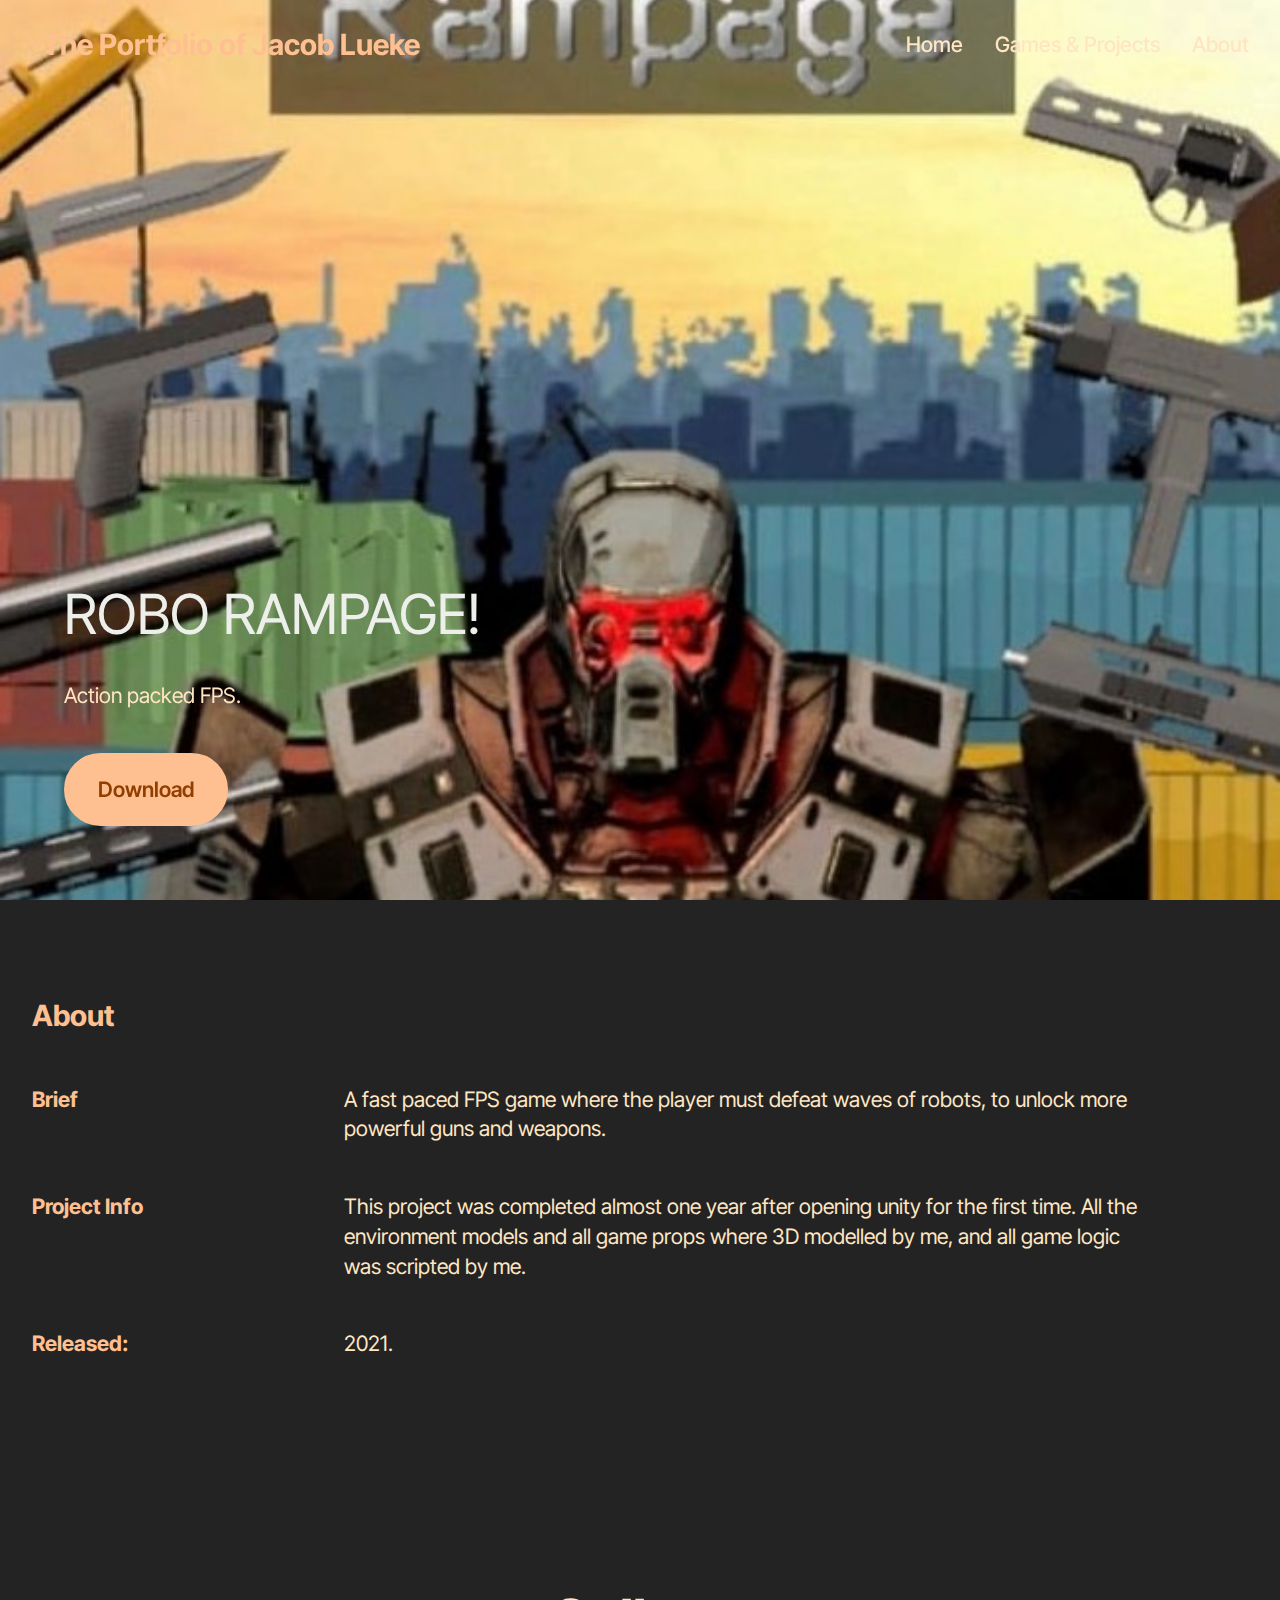
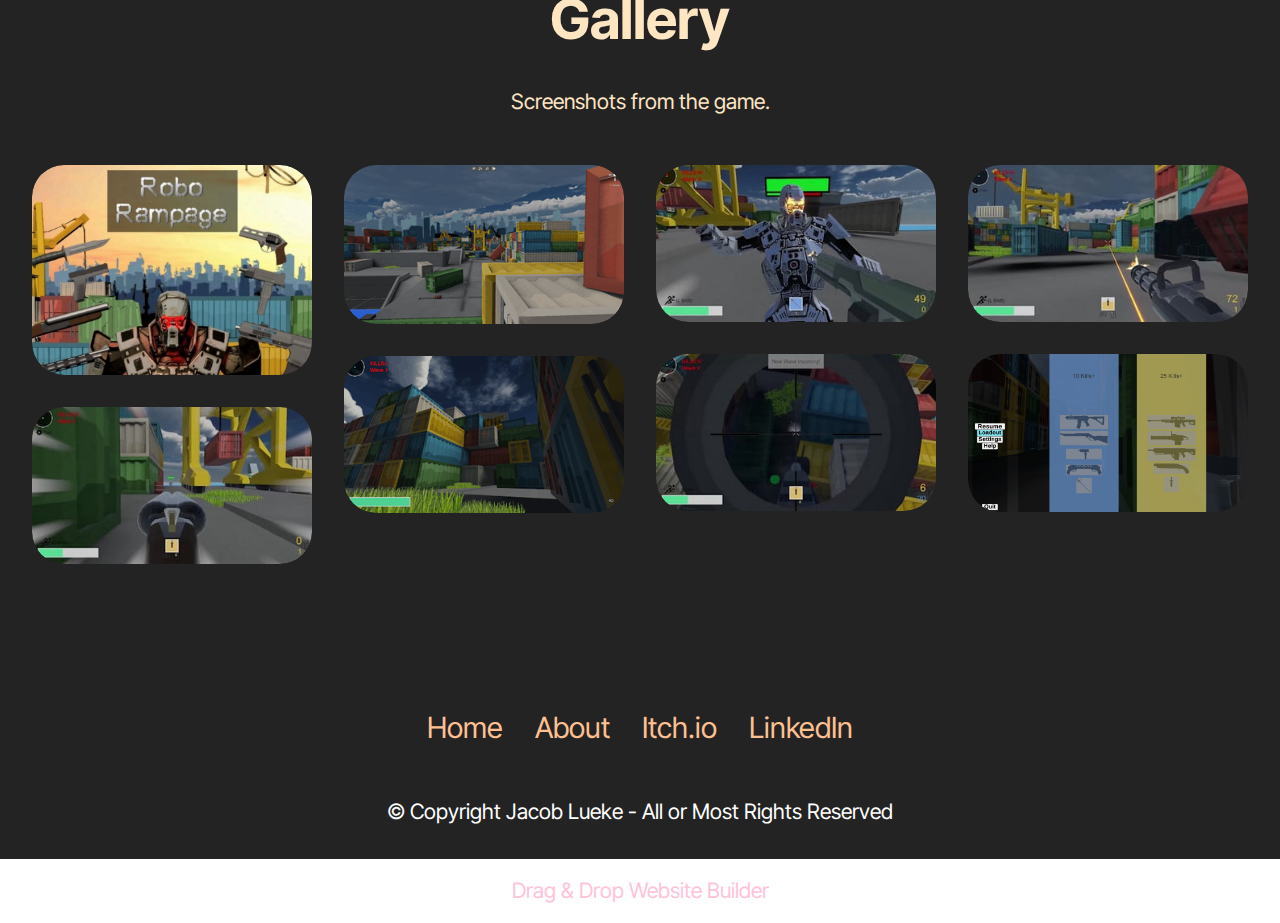
<file: page5.html>
<!DOCTYPE html>
<html  >
<head>
  <!-- Site made with Mobirise Website Builder v5.9.17, https://mobirise.com -->
  <meta charset="UTF-8">
  <meta http-equiv="X-UA-Compatible" content="IE=edge">
  <meta name="generator" content="Mobirise v5.9.17, mobirise.com">
  <meta name="viewport" content="width=device-width, initial-scale=1, minimum-scale=1">
  <link rel="shortcut icon" href="assets/images/gameicon2-128x128-1.png" type="image/x-icon">
  <meta name="description" content="">
  
  
  <title>RoboRampage</title>
  <link rel="stylesheet" href="assets/web/assets/mobirise-icons2/mobirise2.css">
  <link rel="stylesheet" href="assets/bootstrap/css/bootstrap.min.css">
  <link rel="stylesheet" href="assets/bootstrap/css/bootstrap-grid.min.css">
  <link rel="stylesheet" href="assets/bootstrap/css/bootstrap-reboot.min.css">
  <link rel="stylesheet" href="assets/parallax/jarallax.css">
  <link rel="stylesheet" href="assets/dropdown/css/style.css">
  <link rel="stylesheet" href="assets/socicon/css/styles.css">
  <link rel="stylesheet" href="assets/theme/css/style.css">
  <link rel="stylesheet" href="assets/gallery/style.css">
  <link rel="preload" href="https://fonts.googleapis.com/css?family=Inter+Tight:100,200,300,400,500,600,700,800,900,100i,200i,300i,400i,500i,600i,700i,800i,900i&display=swap" as="style" onload="this.onload=null;this.rel='stylesheet'">
  <noscript><link rel="stylesheet" href="https://fonts.googleapis.com/css?family=Inter+Tight:100,200,300,400,500,600,700,800,900,100i,200i,300i,400i,500i,600i,700i,800i,900i&display=swap"></noscript>
  <link rel="preload" as="style" href="assets/mobirise/css/mbr-additional.css?v=SWZmFl"><link rel="stylesheet" href="assets/mobirise/css/mbr-additional.css?v=SWZmFl" type="text/css">

  
  
  
</head>
<body>
  
  <section data-bs-version="5.1" class="menu menu6 cid-ublJeoQCPQ" once="menu" id="menu06-1g">
	

	<nav class="navbar navbar-dropdown opacityScroll navbar-fixed-top navbar-expand-lg">
		<div class="container">
			<div class="navbar-brand">
				
				<span class="navbar-caption-wrap"><a class="navbar-caption text-secondary text-primary display-5" href="index.html#top">The Portfolio of Jacob Lueke&nbsp;</a></span>
			</div>
			<button class="navbar-toggler" type="button" data-toggle="collapse" data-bs-toggle="collapse" data-target="#navbarSupportedContent" data-bs-target="#navbarSupportedContent" aria-controls="navbarNavAltMarkup" aria-expanded="false" aria-label="Toggle navigation">
				<div class="hamburger">
					<span></span>
					<span></span>
					<span></span>
					<span></span>
				</div>
			</button>
			<div class="collapse navbar-collapse opacityScroll" id="navbarSupportedContent">
				<ul class="navbar-nav nav-dropdown nav-right" data-app-modern-menu="true"><li class="nav-item">
						<a class="nav-link link text-success text-primary display-4" href="https://beeepbeepsheep.github.io/Portfolio/" aria-expanded="false">Home</a>
					</li><li class="nav-item"><a class="nav-link link text-success text-primary display-4" href="index.html#pricing02-b">Games &amp; Projects</a></li><li class="nav-item">
						<a class="nav-link link text-success text-primary display-4" href="page1.html#header17-x">About&nbsp;</a>
					</li></ul>
				
				
			</div>
		</div>
	</nav>
</section>

<section data-bs-version="5.1" class="header16 cid-ublJepcJjO mbr-fullscreen mbr-parallax-background" id="header17-1h">
  
  
  <div class="container-fluid">
    <div class="row">
      <div class="content-wrap col-12 col-md-12">
        <h1 class="mbr-section-title mbr-fonts-style mbr-white mb-4 display-2">ROBO RAMPAGE!</h1>
        
        <p class="mbr-fonts-style mbr-text mbr-white mb-4 display-7">Action packed FPS.</p>
        <div class="mbr-section-btn"><a class="btn btn-secondary display-7" href="https://jacoblueke.itch.io/robo-rampage" target="_blank">Download</a></div>
      </div>
    </div>
  </div>
</section>

<section data-bs-version="5.1" class="list03 cid-ublJepKHil" id="list03-1j">
  
  <div class="container">
    <div class="row justify-content-center">
      <div class="col-12 mb-5 content-head">
        <h3 class="mbr-section-title mbr-fonts-style align-center mb-0 display-5">
          <strong>About</strong></h3>
        
      </div>
    </div>

    <div class="row justify-content-left item features-without-image mt-0 mb-5 active">
      <div class="col-12 col-md-12 col-lg-3">
        <h5 class="mbr-card-title mbr-fonts-style mt-0 mb-3 display-7">
          <strong>Brief</strong></h5>
      </div>
      <div class="col-md-12 col-lg-8 item-wrapper">
        <p class="mbr-text mbr-fonts-style mt-0 mb-0 display-7">
          A fast paced FPS game where the player must defeat waves of robots, to unlock more powerful guns and weapons.</p>
      </div>
    </div>
    <div class="row justify-content-left item features-without-image mt-0 mb-5">
      <div class="col-12 col-md-12 col-lg-3">
        <h5 class="mbr-card-title mbr-fonts-style mt-0 mb-3 display-7">
          <strong>Project Info</strong></h5>
      </div>
      <div class="col-md-12 col-lg-8 item-wrapper">
        <p class="mbr-text mbr-fonts-style mt-0 mb-0 display-7">This project was completed almost one year after opening unity for the first time. All the environment models and all game props where 3D modelled by me, and all game logic was scripted by me.&nbsp;</p>
      </div>
    </div>
    <div class="row justify-content-left item features-without-image mt-0 mb-5">
      <div class="col-12 col-md-12 col-lg-3">
        <h5 class="mbr-card-title mbr-fonts-style mt-0 mb-3 display-7"><strong>Released:</strong></h5>
      </div>
      <div class="col-md-12 col-lg-8 item-wrapper">
        <p class="mbr-text mbr-fonts-style mt-0 mb-0 display-7">2021.</p>
      </div>
    </div><div class="row justify-content-left item features-without-image mt-0 mb-5">
      <div class="col-12 col-md-12 col-lg-3">
        <h5 class="mbr-card-title mbr-fonts-style mt-0 mb-3 display-7"></h5>
      </div>
      <div class="col-md-12 col-lg-8 item-wrapper">
        <p class="mbr-text mbr-fonts-style mt-0 mb-0 display-7"></p>
      </div>
    </div>

  </div>
</section>

<section data-bs-version="5.1" class="gallery1 mbr-gallery cid-ublJepYAHN" id="gallery02-1k">   
    
    

    <div class="container-fluid">
        <div class="row justify-content-center">
            <div class="col-12 content-head">
                <div class="mbr-section-head mb-5">
                    <h3 class="mbr-section-title mbr-fonts-style align-center m-0 display-2"><strong>Gallery</strong><br></h3>
                    <h4 class="mbr-section-subtitle mbr-fonts-style align-center mb-0 mt-4 display-7">Screenshots from the game.</h4>
                </div>
            </div>
        </div>
        <div class="row mbr-gallery mbr-masonry" data-masonry="{&quot;percentPosition&quot;: true }">
            <div class="col-12 col-md-6 col-lg-3 item gallery-image active">
                <div class="item-wrapper" data-toggle="modal" data-bs-toggle="modal" data-target="#ucQEyOnEgP-modal" data-bs-target="#ucQEyOnEgP-modal">
                    <img class="w-100" src="assets/images/roborampage-screenshot-7-816x612.jpeg" alt="Mobirise Website Builder" data-slide-to="0" data-bs-slide-to="0" data-target="#lb-ucQEyOnEgP" data-bs-target="#lb-ucQEyOnEgP">
                    <div class="icon-wrapper">
                        <span class="mobi-mbri mobi-mbri-search mbr-iconfont mbr-iconfont-btn"></span>
                    </div>
                </div>
                
            </div><div class="col-12 col-md-6 col-lg-3 item gallery-image">
                <div class="item-wrapper" data-toggle="modal" data-bs-toggle="modal" data-target="#ucQEyOnEgP-modal" data-bs-target="#ucQEyOnEgP-modal">
                    <img class="w-100" src="assets/images/x2j9m-347x197.png" alt="Mobirise Website Builder" data-slide-to="1" data-bs-slide-to="1" data-target="#lb-ucQEyOnEgP" data-bs-target="#lb-ucQEyOnEgP">
                    <div class="icon-wrapper">
                        <span class="mobi-mbri mobi-mbri-search mbr-iconfont mbr-iconfont-btn"></span>
                    </div>
                </div>
                
            </div>
            <div class="col-12 col-md-6 col-lg-3 item gallery-image">
                <div class="item-wrapper" data-toggle="modal" data-bs-toggle="modal" data-target="#ucQEyOnEgP-modal" data-bs-target="#ucQEyOnEgP-modal">
                    <img class="w-100" src="assets/images/ti31dj-347x195.jpg" alt="Mobirise Website Builder" data-slide-to="2" data-bs-slide-to="2" data-target="#lb-ucQEyOnEgP" data-bs-target="#lb-ucQEyOnEgP">
                    <div class="icon-wrapper">
                        <span class="mobi-mbri mobi-mbri-search mbr-iconfont mbr-iconfont-btn"></span>
                    </div>
                </div>
                
            </div>
            <div class="col-12 col-md-6 col-lg-3 item gallery-image">
                <div class="item-wrapper" data-toggle="modal" data-bs-toggle="modal" data-target="#ucQEyOnEgP-modal" data-bs-target="#ucQEyOnEgP-modal">
                    <img class="w-100" src="assets/images/omqem-347x195.jpg" alt="Mobirise Website Builder" data-slide-to="3" data-bs-slide-to="3" data-target="#lb-ucQEyOnEgP" data-bs-target="#lb-ucQEyOnEgP">
                    <div class="icon-wrapper">
                        <span class="mobi-mbri mobi-mbri-search mbr-iconfont mbr-iconfont-btn"></span>
                    </div>
                </div>
                
            </div>
            <div class="col-12 col-md-6 col-lg-3 item gallery-image">
                <div class="item-wrapper" data-toggle="modal" data-bs-toggle="modal" data-target="#ucQEyOnEgP-modal" data-bs-target="#ucQEyOnEgP-modal">
                    <img class="w-100" src="assets/images/mtewes-347x195.jpg" alt="Mobirise Website Builder" data-slide-to="4" data-bs-slide-to="4" data-target="#lb-ucQEyOnEgP" data-bs-target="#lb-ucQEyOnEgP">
                    <div class="icon-wrapper">
                        <span class="mobi-mbri mobi-mbri-search mbr-iconfont mbr-iconfont-btn"></span>
                    </div>
                </div>
                
            </div><div class="col-12 col-md-6 col-lg-3 item gallery-image">
                <div class="item-wrapper" data-toggle="modal" data-bs-toggle="modal" data-target="#ucQEyOnEgP-modal" data-bs-target="#ucQEyOnEgP-modal">
                    <img class="w-100" src="assets/images/robo-rampage-29-04-2024-21-53-35-1920x1080.png" alt="Mobirise Website Builder" data-slide-to="5" data-bs-slide-to="5" data-target="#lb-ucQEyOnEgP" data-bs-target="#lb-ucQEyOnEgP">
                    <div class="icon-wrapper">
                        <span class="mobi-mbri mobi-mbri-search mbr-iconfont mbr-iconfont-btn"></span>
                    </div>
                </div>
                
            </div>
            <div class="col-12 col-md-6 col-lg-3 item gallery-image">
                <div class="item-wrapper" data-toggle="modal" data-bs-toggle="modal" data-target="#ucQEyOnEgP-modal" data-bs-target="#ucQEyOnEgP-modal">
                    <img class="w-100" src="assets/images/0fqfe-347x195.png" alt="Mobirise Website Builder" data-slide-to="6" data-bs-slide-to="6" data-target="#lb-ucQEyOnEgP" data-bs-target="#lb-ucQEyOnEgP">
                    <div class="icon-wrapper">
                        <span class="mobi-mbri mobi-mbri-search mbr-iconfont mbr-iconfont-btn"></span>
                    </div>
                </div>
                
            </div>
            <div class="col-12 col-md-6 col-lg-3 item gallery-image">
                <div class="item-wrapper" data-toggle="modal" data-bs-toggle="modal" data-target="#ucQEyOnEgP-modal" data-bs-target="#ucQEyOnEgP-modal">
                    <img class="w-100" src="assets/images/4ovxie-347x195.jpg" alt="Mobirise Website Builder" data-slide-to="7" data-bs-slide-to="7" data-target="#lb-ucQEyOnEgP" data-bs-target="#lb-ucQEyOnEgP">
                    <div class="icon-wrapper">
                        <span class="mobi-mbri mobi-mbri-search mbr-iconfont mbr-iconfont-btn"></span>
                    </div>
                </div>
                
            </div>
            
        </div>

        <div class="modal mbr-slider" tabindex="-1" role="dialog" aria-hidden="true" id="ucQEyOnEgP-modal">
            <div class="modal-dialog" role="document">
                <div class="modal-content">
                    <div class="modal-body">
                        <div class="carousel slide" id="lb-ucQEyOnEgP" data-interval="5000" data-bs-interval="5000">
                            <div class="carousel-inner">
                                <div class="carousel-item">
                                    <img class="d-block w-100" src="assets/images/roborampage-screenshot-7-816x612.jpeg" alt="Mobirise Website Builder">
                                </div><div class="carousel-item">
                                    <img class="d-block w-100" src="assets/images/x2j9m-347x197.png" alt="Mobirise Website Builder">
                                </div>
                                <div class="carousel-item">
                                    <img class="d-block w-100" src="assets/images/ti31dj-347x195.jpg" alt="Mobirise Website Builder">
                                </div>
                                <div class="carousel-item">
                                    <img class="d-block w-100" src="assets/images/omqem-347x195.jpg" alt="Mobirise Website Builder">
                                </div>
                                <div class="carousel-item">
                                    <img class="d-block w-100" src="assets/images/mtewes-347x195.jpg" alt="Mobirise Website Builder">
                                </div><div class="carousel-item active">
                                    <img class="d-block w-100" src="assets/images/robo-rampage-29-04-2024-21-53-35-1920x1080.png" alt="Mobirise Website Builder">
                                </div>
                                <div class="carousel-item">
                                    <img class="d-block w-100" src="assets/images/0fqfe-347x195.png" alt="Mobirise Website Builder">
                                </div>
                                <div class="carousel-item">
                                    <img class="d-block w-100" src="assets/images/4ovxie-347x195.jpg" alt="Mobirise Website Builder">
                                </div>
                                
                            </div>
                            <ol class="carousel-indicators">
                                <li data-slide-to="0" data-bs-slide-to="0" class="active" data-target="#lb-ucQEyOnEgP" data-bs-target="#lb-ucQEyOnEgP"></li>
                                <li data-slide-to="1" data-bs-slide-to="1" data-target="#lb-ucQEyOnEgP" data-bs-target="#lb-ucQEyOnEgP"></li>
                                <li data-slide-to="2" data-bs-slide-to="2" data-target="#lb-ucQEyOnEgP" data-bs-target="#lb-ucQEyOnEgP"></li>
                                <li data-slide-to="3" data-bs-slide-to="3" data-target="#lb-ucQEyOnEgP" data-bs-target="#lb-ucQEyOnEgP"></li>
                                <li data-slide-to="4" data-bs-slide-to="4" data-target="#lb-ucQEyOnEgP" data-bs-target="#lb-ucQEyOnEgP"></li>
                                <li data-slide-to="5" data-bs-slide-to="5" data-target="#lb-ucQEyOnEgP" data-bs-target="#lb-ucQEyOnEgP"></li><li data-slide-to="6" data-bs-slide-to="6" data-target="#lb-ucQEyOnEgP" data-bs-target="#lb-ucQEyOnEgP"></li>
                                <li data-slide-to="7" data-bs-slide-to="7" data-target="#lb-ucQEyOnEgP" data-bs-target="#lb-ucQEyOnEgP"></li>
                            </ol>
                            <a role="button" href="" class="close" data-dismiss="modal" data-bs-dismiss="modal" aria-label="Close">
                            </a>
                            <a class="carousel-control-prev carousel-control" role="button" data-slide="prev" data-bs-slide="prev" href="#lb-ucQEyOnEgP">
                                <span class="mobi-mbri mobi-mbri-arrow-prev" aria-hidden="true"></span>
                                <span class="sr-only visually-hidden">Previous</span>
                            </a>
                            <a class="carousel-control-next carousel-control" role="button" data-slide="next" data-bs-slide="next" href="#lb-ucQEyOnEgP">
                                <span class="mobi-mbri mobi-mbri-arrow-next" aria-hidden="true"></span>
                                <span class="sr-only visually-hidden">Next</span>
                            </a>
                        </div>
                    </div>
                </div>
            </div>
        </div>
    </div>
</section>

<section data-bs-version="5.1" class="footer3 cid-ubDqteICMW" once="footers" id="footer03-2g">

        

    

    <div class="container">
        <div class="row">
            <div class="row-links">
                <ul class="header-menu">
                  
                  
                  
                  
                <li class="header-menu-item mbr-fonts-style display-5"><a href="index.html#top" class="text-secondary text-primary">Home</a></li><li class="header-menu-item mbr-fonts-style display-5"><a href="page1.html#header17-x" class="text-secondary text-primary">About</a></li><li class="header-menu-item mbr-fonts-style display-5"><a href="https://jacoblueke.itch.io/" class="text-secondary text-primary" target="_blank">Itch.io</a></li><li class="header-menu-item mbr-fonts-style display-5"><a href="https://www.linkedin.com/in/jacob-lueke-8b55b5227/" class="text-secondary text-primary" target="_blank">LinkedIn</a></li></ul>
              </div>

            
            <div class="col-12 mt-4">
                <p class="mbr-fonts-style copyright display-7">
                    © Copyright Jacob Lueke - All or Most Rights Reserved
                </p>
            </div>
        </div>
    </div>
</section><section class="display-7" style="padding: 0;align-items: center;justify-content: center;flex-wrap: wrap;    align-content: center;display: flex;position: relative;height: 4rem;"><a href="https://mobiri.se/2649144" style="flex: 1 1;height: 4rem;position: absolute;width: 100%;z-index: 1;"><img alt="" style="height: 4rem;" src="[data-uri]"></a><p style="margin: 0;text-align: center;" class="display-7">&#8204;</p><a style="z-index:1" href="https://mobirise.com/drag-drop-website-builder.html">Drag & Drop Website Builder</a></section><script src="assets/bootstrap/js/bootstrap.bundle.min.js"></script>  <script src="assets/parallax/jarallax.js"></script>  <script src="assets/smoothscroll/smooth-scroll.js"></script>  <script src="assets/ytplayer/index.js"></script>  <script src="assets/dropdown/js/navbar-dropdown.js"></script>  <script src="assets/masonry/masonry.pkgd.min.js"></script>  <script src="assets/imagesloaded/imagesloaded.pkgd.min.js"></script>  <script src="assets/theme/js/script.js"></script>  <script src="assets/gallery/player.min.js"></script>  <script src="assets/gallery/script.js"></script>  
  
  
</body>
</html>
</file>
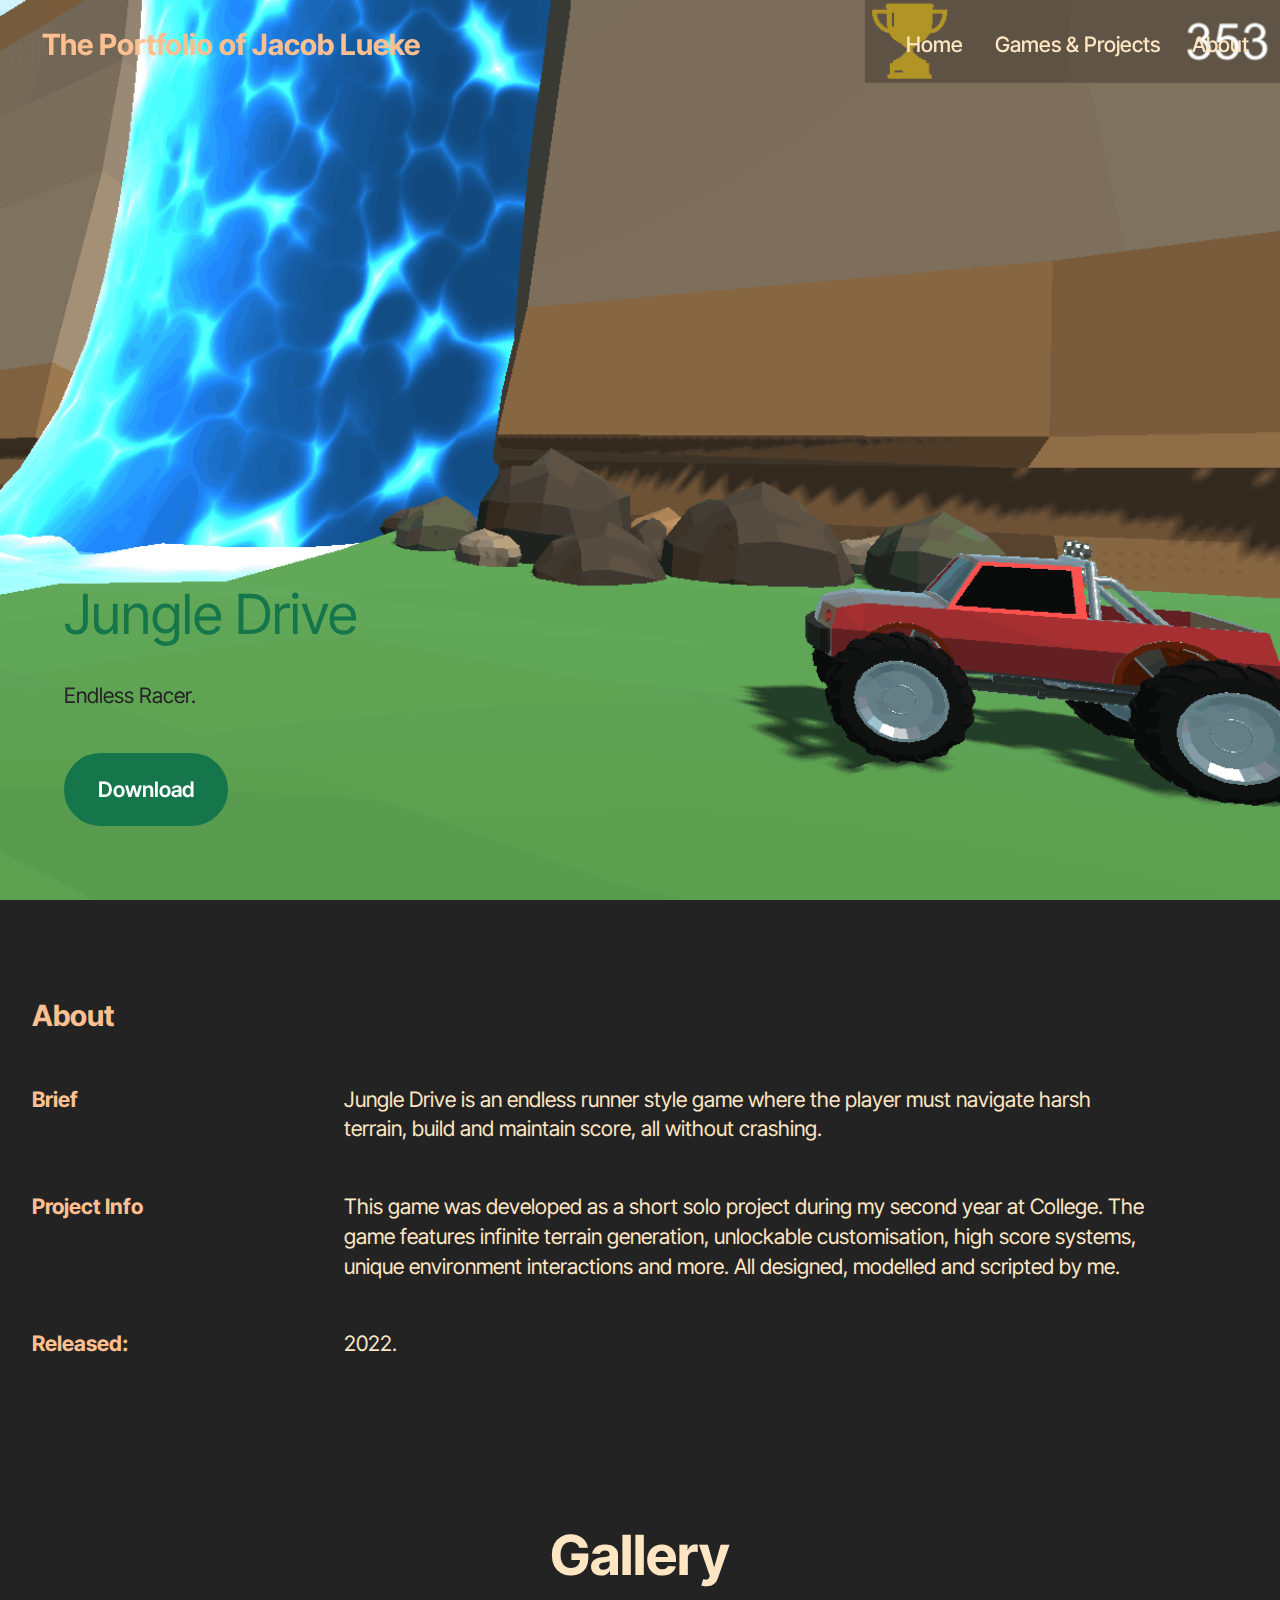
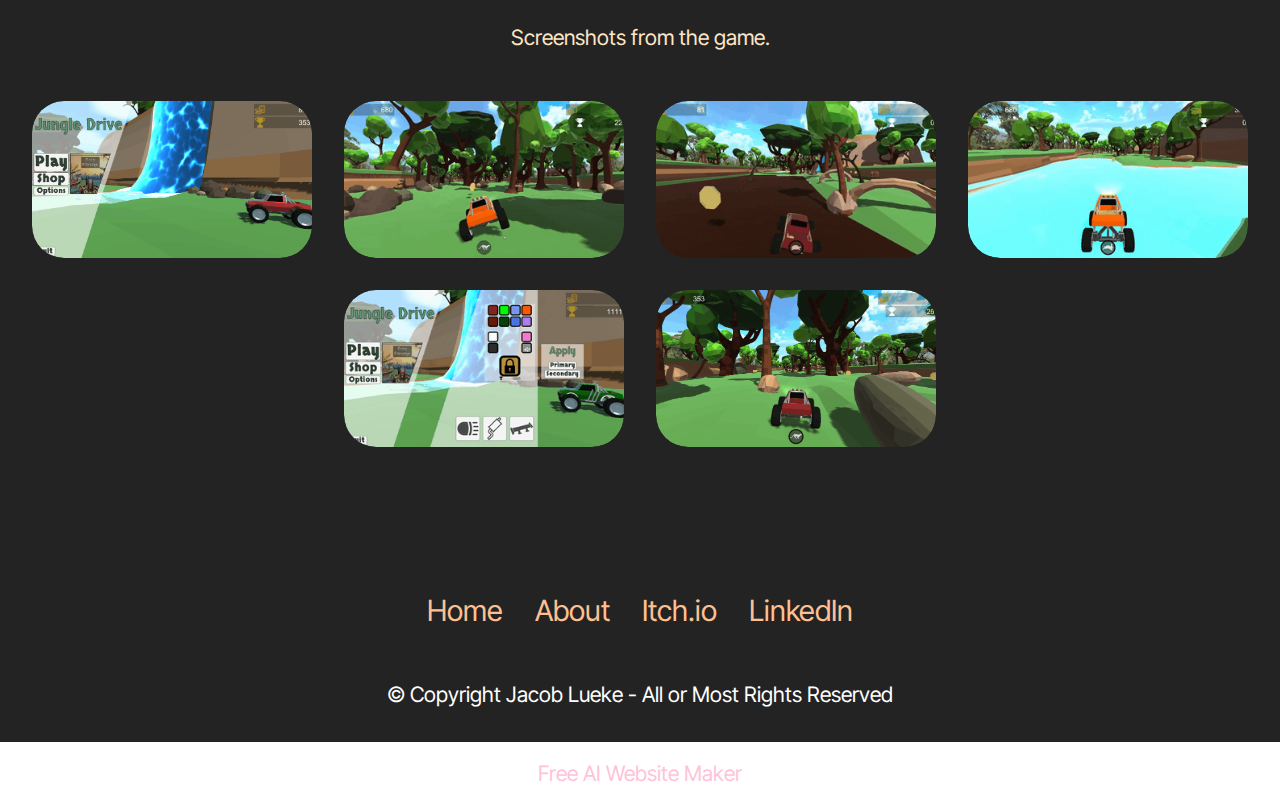
<file: page6.html>
<!DOCTYPE html>
<html  >
<head>
  <!-- Site made with Mobirise Website Builder v5.9.17, https://mobirise.com -->
  <meta charset="UTF-8">
  <meta http-equiv="X-UA-Compatible" content="IE=edge">
  <meta name="generator" content="Mobirise v5.9.17, mobirise.com">
  <meta name="viewport" content="width=device-width, initial-scale=1, minimum-scale=1">
  <link rel="shortcut icon" href="assets/images/gameicon2-128x128-1.png" type="image/x-icon">
  <meta name="description" content="">
  
  
  <title>JungleDrive</title>
  <link rel="stylesheet" href="assets/web/assets/mobirise-icons2/mobirise2.css">
  <link rel="stylesheet" href="assets/bootstrap/css/bootstrap.min.css">
  <link rel="stylesheet" href="assets/bootstrap/css/bootstrap-grid.min.css">
  <link rel="stylesheet" href="assets/bootstrap/css/bootstrap-reboot.min.css">
  <link rel="stylesheet" href="assets/parallax/jarallax.css">
  <link rel="stylesheet" href="assets/dropdown/css/style.css">
  <link rel="stylesheet" href="assets/socicon/css/styles.css">
  <link rel="stylesheet" href="assets/theme/css/style.css">
  <link rel="stylesheet" href="assets/gallery/style.css">
  <link rel="preload" href="https://fonts.googleapis.com/css?family=Inter+Tight:100,200,300,400,500,600,700,800,900,100i,200i,300i,400i,500i,600i,700i,800i,900i&display=swap" as="style" onload="this.onload=null;this.rel='stylesheet'">
  <noscript><link rel="stylesheet" href="https://fonts.googleapis.com/css?family=Inter+Tight:100,200,300,400,500,600,700,800,900,100i,200i,300i,400i,500i,600i,700i,800i,900i&display=swap"></noscript>
  <link rel="preload" as="style" href="assets/mobirise/css/mbr-additional.css?v=6Sh1YE"><link rel="stylesheet" href="assets/mobirise/css/mbr-additional.css?v=6Sh1YE" type="text/css">

  
  
  
</head>
<body>
  
  <section data-bs-version="5.1" class="menu menu6 cid-ublJgnnNrF" once="menu" id="menu06-1m">
	

	<nav class="navbar navbar-dropdown opacityScroll navbar-fixed-top navbar-expand-lg">
		<div class="container">
			<div class="navbar-brand">
				
				<span class="navbar-caption-wrap"><a class="navbar-caption text-secondary text-primary display-5" href="index.html#top">The Portfolio of Jacob Lueke&nbsp;</a></span>
			</div>
			<button class="navbar-toggler" type="button" data-toggle="collapse" data-bs-toggle="collapse" data-target="#navbarSupportedContent" data-bs-target="#navbarSupportedContent" aria-controls="navbarNavAltMarkup" aria-expanded="false" aria-label="Toggle navigation">
				<div class="hamburger">
					<span></span>
					<span></span>
					<span></span>
					<span></span>
				</div>
			</button>
			<div class="collapse navbar-collapse opacityScroll" id="navbarSupportedContent">
				<ul class="navbar-nav nav-dropdown nav-right" data-app-modern-menu="true"><li class="nav-item">
						<a class="nav-link link text-success text-primary display-4" href="https://beeepbeepsheep.github.io/Portfolio/" aria-expanded="false">Home</a>
					</li><li class="nav-item"><a class="nav-link link text-success text-primary display-4" href="index.html#pricing02-b">Games &amp; Projects</a></li><li class="nav-item">
						<a class="nav-link link text-success text-primary display-4" href="page1.html#header17-x">About&nbsp;</a>
					</li></ul>
				
				
			</div>
		</div>
	</nav>
</section>

<section data-bs-version="5.1" class="header16 cid-ublJgnHxGG mbr-fullscreen mbr-parallax-background" id="header17-1n">
  
  
  <div class="container-fluid">
    <div class="row">
      <div class="content-wrap col-12 col-md-12">
        <h1 class="mbr-section-title mbr-fonts-style mbr-white mb-4 display-2">Jungle Drive</h1>
        
        <p class="mbr-fonts-style mbr-text mbr-white mb-4 display-7">Endless Racer.</p>
        <div class="mbr-section-btn"><a class="btn btn-warning display-7" href="https://jacoblueke.itch.io/jungle-drive" target="_blank">Download</a></div>
      </div>
    </div>
  </div>
</section>

<section data-bs-version="5.1" class="list03 cid-ublJgoeZsf" id="list03-1p">
  
  <div class="container">
    <div class="row justify-content-center">
      <div class="col-12 mb-5 content-head">
        <h3 class="mbr-section-title mbr-fonts-style align-center mb-0 display-5">
          <strong>About</strong></h3>
        
      </div>
    </div>

    <div class="row justify-content-left item features-without-image mt-0 mb-5 active">
      <div class="col-12 col-md-12 col-lg-3">
        <h5 class="mbr-card-title mbr-fonts-style mt-0 mb-3 display-7">
          <strong>Brief</strong></h5>
      </div>
      <div class="col-md-12 col-lg-8 item-wrapper">
        <p class="mbr-text mbr-fonts-style mt-0 mb-0 display-7">
          Jungle Drive is an endless runner style game where the player must navigate harsh terrain, build and maintain score, all without crashing.</p>
      </div>
    </div>
    <div class="row justify-content-left item features-without-image mt-0 mb-5">
      <div class="col-12 col-md-12 col-lg-3">
        <h5 class="mbr-card-title mbr-fonts-style mt-0 mb-3 display-7">
          <strong>Project Info</strong></h5>
      </div>
      <div class="col-md-12 col-lg-8 item-wrapper">
        <p class="mbr-text mbr-fonts-style mt-0 mb-0 display-7">This game was developed as a short solo project during my second year at College. The game features infinite terrain generation, unlockable customisation, high score systems, unique environment interactions and more. All designed, modelled and scripted by me.</p>
      </div>
    </div>
    <div class="row justify-content-left item features-without-image mt-0 mb-5">
      <div class="col-12 col-md-12 col-lg-3">
        <h5 class="mbr-card-title mbr-fonts-style mt-0 mb-3 display-7"><strong>Released:</strong></h5>
      </div>
      <div class="col-md-12 col-lg-8 item-wrapper">
        <p class="mbr-text mbr-fonts-style mt-0 mb-0 display-7">2022.</p>
      </div>
    </div>

  </div>
</section>

<section data-bs-version="5.1" class="gallery1 mbr-gallery cid-ublJgov16p" id="gallery02-1q">   
    
    

    <div class="container-fluid">
        <div class="row justify-content-center">
            <div class="col-12 content-head">
                <div class="mbr-section-head mb-5">
                    <h3 class="mbr-section-title mbr-fonts-style align-center m-0 display-2"><strong>Gallery</strong><br></h3>
                    <h4 class="mbr-section-subtitle mbr-fonts-style align-center mb-0 mt-4 display-7">Screenshots from the game.</h4>
                </div>
            </div>
        </div>
        <div class="row mbr-gallery mbr-masonry" data-masonry="{&quot;percentPosition&quot;: true }">
            <div class="col-12 col-md-6 col-lg-3 item gallery-image">
                <div class="item-wrapper" data-toggle="modal" data-bs-toggle="modal" data-target="#ucQEyU4QRY-modal" data-bs-target="#ucQEyU4QRY-modal">
                    <img class="w-100" src="assets/images/jungle-drive-29-04-2024-22-09-44-838x471.png" alt="Mobirise Website Builder" data-slide-to="0" data-bs-slide-to="0" data-target="#lb-ucQEyU4QRY" data-bs-target="#lb-ucQEyU4QRY">
                    <div class="icon-wrapper">
                        <span class="mobi-mbri mobi-mbri-search mbr-iconfont mbr-iconfont-btn"></span>
                    </div>
                </div>
                
            </div>
            <div class="col-12 col-md-6 col-lg-3 item gallery-image">
                <div class="item-wrapper" data-toggle="modal" data-bs-toggle="modal" data-target="#ucQEyU4QRY-modal" data-bs-target="#ucQEyU4QRY-modal">
                    <img class="w-100" src="assets/images/-4rbwn-347x195.png" alt="Mobirise Website Builder" data-slide-to="1" data-bs-slide-to="1" data-target="#lb-ucQEyU4QRY" data-bs-target="#lb-ucQEyU4QRY">
                    <div class="icon-wrapper">
                        <span class="mobi-mbri mobi-mbri-search mbr-iconfont mbr-iconfont-btn"></span>
                    </div>
                </div>
                
            </div>
            <div class="col-12 col-md-6 col-lg-3 item gallery-image">
                <div class="item-wrapper" data-toggle="modal" data-bs-toggle="modal" data-target="#ucQEyU4QRY-modal" data-bs-target="#ucQEyU4QRY-modal">
                    <img class="w-100" src="assets/images/fskxdt-347x195.png" alt="Mobirise Website Builder" data-slide-to="2" data-bs-slide-to="2" data-target="#lb-ucQEyU4QRY" data-bs-target="#lb-ucQEyU4QRY">
                    <div class="icon-wrapper">
                        <span class="mobi-mbri mobi-mbri-search mbr-iconfont mbr-iconfont-btn"></span>
                    </div>
                </div>
                
            </div>
            <div class="col-12 col-md-6 col-lg-3 item gallery-image">
                <div class="item-wrapper" data-toggle="modal" data-bs-toggle="modal" data-target="#ucQEyU4QRY-modal" data-bs-target="#ucQEyU4QRY-modal">
                    <img class="w-100" src="assets/images/tamuit-347x195.png" alt="Mobirise Website Builder" data-slide-to="3" data-bs-slide-to="3" data-target="#lb-ucQEyU4QRY" data-bs-target="#lb-ucQEyU4QRY">
                    <div class="icon-wrapper">
                        <span class="mobi-mbri mobi-mbri-search mbr-iconfont mbr-iconfont-btn"></span>
                    </div>
                </div>
                
            </div>
            <div class="col-12 col-md-6 col-lg-3 item gallery-image">
                <div class="item-wrapper" data-toggle="modal" data-bs-toggle="modal" data-target="#ucQEyU4QRY-modal" data-bs-target="#ucQEyU4QRY-modal">
                    <img class="w-100" src="assets/images/eutq9i-347x195.png" alt="Mobirise Website Builder" data-slide-to="4" data-bs-slide-to="4" data-target="#lb-ucQEyU4QRY" data-bs-target="#lb-ucQEyU4QRY">
                    <div class="icon-wrapper">
                        <span class="mobi-mbri mobi-mbri-search mbr-iconfont mbr-iconfont-btn"></span>
                    </div>
                </div>
                
            </div>
            <div class="col-12 col-md-6 col-lg-3 item gallery-image">
                <div class="item-wrapper" data-toggle="modal" data-bs-toggle="modal" data-target="#ucQEyU4QRY-modal" data-bs-target="#ucQEyU4QRY-modal">
                    <img class="w-100" src="assets/images/jungle-drive-29-04-2024-22-09-16-838x471.png" alt="Mobirise Website Builder" data-slide-to="5" data-bs-slide-to="5" data-target="#lb-ucQEyU4QRY" data-bs-target="#lb-ucQEyU4QRY">
                    <div class="icon-wrapper">
                        <span class="mobi-mbri mobi-mbri-search mbr-iconfont mbr-iconfont-btn"></span>
                    </div>
                </div>
                
            </div>
            
        </div>

        <div class="modal mbr-slider" tabindex="-1" role="dialog" aria-hidden="true" id="ucQEyU4QRY-modal">
            <div class="modal-dialog" role="document">
                <div class="modal-content">
                    <div class="modal-body">
                        <div class="carousel slide" id="lb-ucQEyU4QRY" data-interval="5000" data-bs-interval="5000">
                            <div class="carousel-inner">
                                <div class="carousel-item active">
                                    <img class="d-block w-100" src="assets/images/jungle-drive-29-04-2024-22-09-44-838x471.png" alt="Mobirise Website Builder">
                                </div>
                                <div class="carousel-item">
                                    <img class="d-block w-100" src="assets/images/-4rbwn-347x195.png" alt="Mobirise Website Builder">
                                </div>
                                <div class="carousel-item">
                                    <img class="d-block w-100" src="assets/images/fskxdt-347x195.png" alt="Mobirise Website Builder">
                                </div>
                                <div class="carousel-item">
                                    <img class="d-block w-100" src="assets/images/tamuit-347x195.png" alt="Mobirise Website Builder">
                                </div>
                                <div class="carousel-item">
                                    <img class="d-block w-100" src="assets/images/eutq9i-347x195.png" alt="Mobirise Website Builder">
                                </div>
                                <div class="carousel-item">
                                    <img class="d-block w-100" src="assets/images/jungle-drive-29-04-2024-22-09-16-838x471.png" alt="Mobirise Website Builder">
                                </div>
                                
                            </div>
                            <ol class="carousel-indicators">
                                <li data-slide-to="0" data-bs-slide-to="0" class="active" data-target="#lb-ucQEyU4QRY" data-bs-target="#lb-ucQEyU4QRY"></li>
                                <li data-slide-to="1" data-bs-slide-to="1" data-target="#lb-ucQEyU4QRY" data-bs-target="#lb-ucQEyU4QRY"></li>
                                <li data-slide-to="2" data-bs-slide-to="2" data-target="#lb-ucQEyU4QRY" data-bs-target="#lb-ucQEyU4QRY"></li>
                                <li data-slide-to="3" data-bs-slide-to="3" data-target="#lb-ucQEyU4QRY" data-bs-target="#lb-ucQEyU4QRY"></li>
                                <li data-slide-to="4" data-bs-slide-to="4" data-target="#lb-ucQEyU4QRY" data-bs-target="#lb-ucQEyU4QRY"></li>
                                <li data-slide-to="5" data-bs-slide-to="5" data-target="#lb-ucQEyU4QRY" data-bs-target="#lb-ucQEyU4QRY"></li>
                                
                            </ol>
                            <a role="button" href="" class="close" data-dismiss="modal" data-bs-dismiss="modal" aria-label="Close">
                            </a>
                            <a class="carousel-control-prev carousel-control" role="button" data-slide="prev" data-bs-slide="prev" href="#lb-ucQEyU4QRY">
                                <span class="mobi-mbri mobi-mbri-arrow-prev" aria-hidden="true"></span>
                                <span class="sr-only visually-hidden">Previous</span>
                            </a>
                            <a class="carousel-control-next carousel-control" role="button" data-slide="next" data-bs-slide="next" href="#lb-ucQEyU4QRY">
                                <span class="mobi-mbri mobi-mbri-arrow-next" aria-hidden="true"></span>
                                <span class="sr-only visually-hidden">Next</span>
                            </a>
                        </div>
                    </div>
                </div>
            </div>
        </div>
    </div>
</section>

<section data-bs-version="5.1" class="footer3 cid-ubDqteICMW" once="footers" id="footer03-2g">

        

    

    <div class="container">
        <div class="row">
            <div class="row-links">
                <ul class="header-menu">
                  
                  
                  
                  
                <li class="header-menu-item mbr-fonts-style display-5"><a href="index.html#top" class="text-secondary text-primary">Home</a></li><li class="header-menu-item mbr-fonts-style display-5"><a href="page1.html#header17-x" class="text-secondary text-primary">About</a></li><li class="header-menu-item mbr-fonts-style display-5"><a href="https://jacoblueke.itch.io/" class="text-secondary text-primary" target="_blank">Itch.io</a></li><li class="header-menu-item mbr-fonts-style display-5"><a href="https://www.linkedin.com/in/jacob-lueke-8b55b5227/" class="text-secondary text-primary" target="_blank">LinkedIn</a></li></ul>
              </div>

            
            <div class="col-12 mt-4">
                <p class="mbr-fonts-style copyright display-7">
                    © Copyright Jacob Lueke - All or Most Rights Reserved
                </p>
            </div>
        </div>
    </div>
</section><section class="display-7" style="padding: 0;align-items: center;justify-content: center;flex-wrap: wrap;    align-content: center;display: flex;position: relative;height: 4rem;"><a href="https://mobiri.se/2649144" style="flex: 1 1;height: 4rem;position: absolute;width: 100%;z-index: 1;"><img alt="" style="height: 4rem;" src="[data-uri]"></a><p style="margin: 0;text-align: center;" class="display-7">&#8204;</p><a style="z-index:1" href="https://mobirise.com/builder/ai-website-maker.html">Free AI Website Maker</a></section><script src="assets/bootstrap/js/bootstrap.bundle.min.js"></script>  <script src="assets/parallax/jarallax.js"></script>  <script src="assets/smoothscroll/smooth-scroll.js"></script>  <script src="assets/ytplayer/index.js"></script>  <script src="assets/dropdown/js/navbar-dropdown.js"></script>  <script src="assets/masonry/masonry.pkgd.min.js"></script>  <script src="assets/imagesloaded/imagesloaded.pkgd.min.js"></script>  <script src="assets/theme/js/script.js"></script>  <script src="assets/gallery/player.min.js"></script>  <script src="assets/gallery/script.js"></script>  
  
  
</body>
</html>
</file>
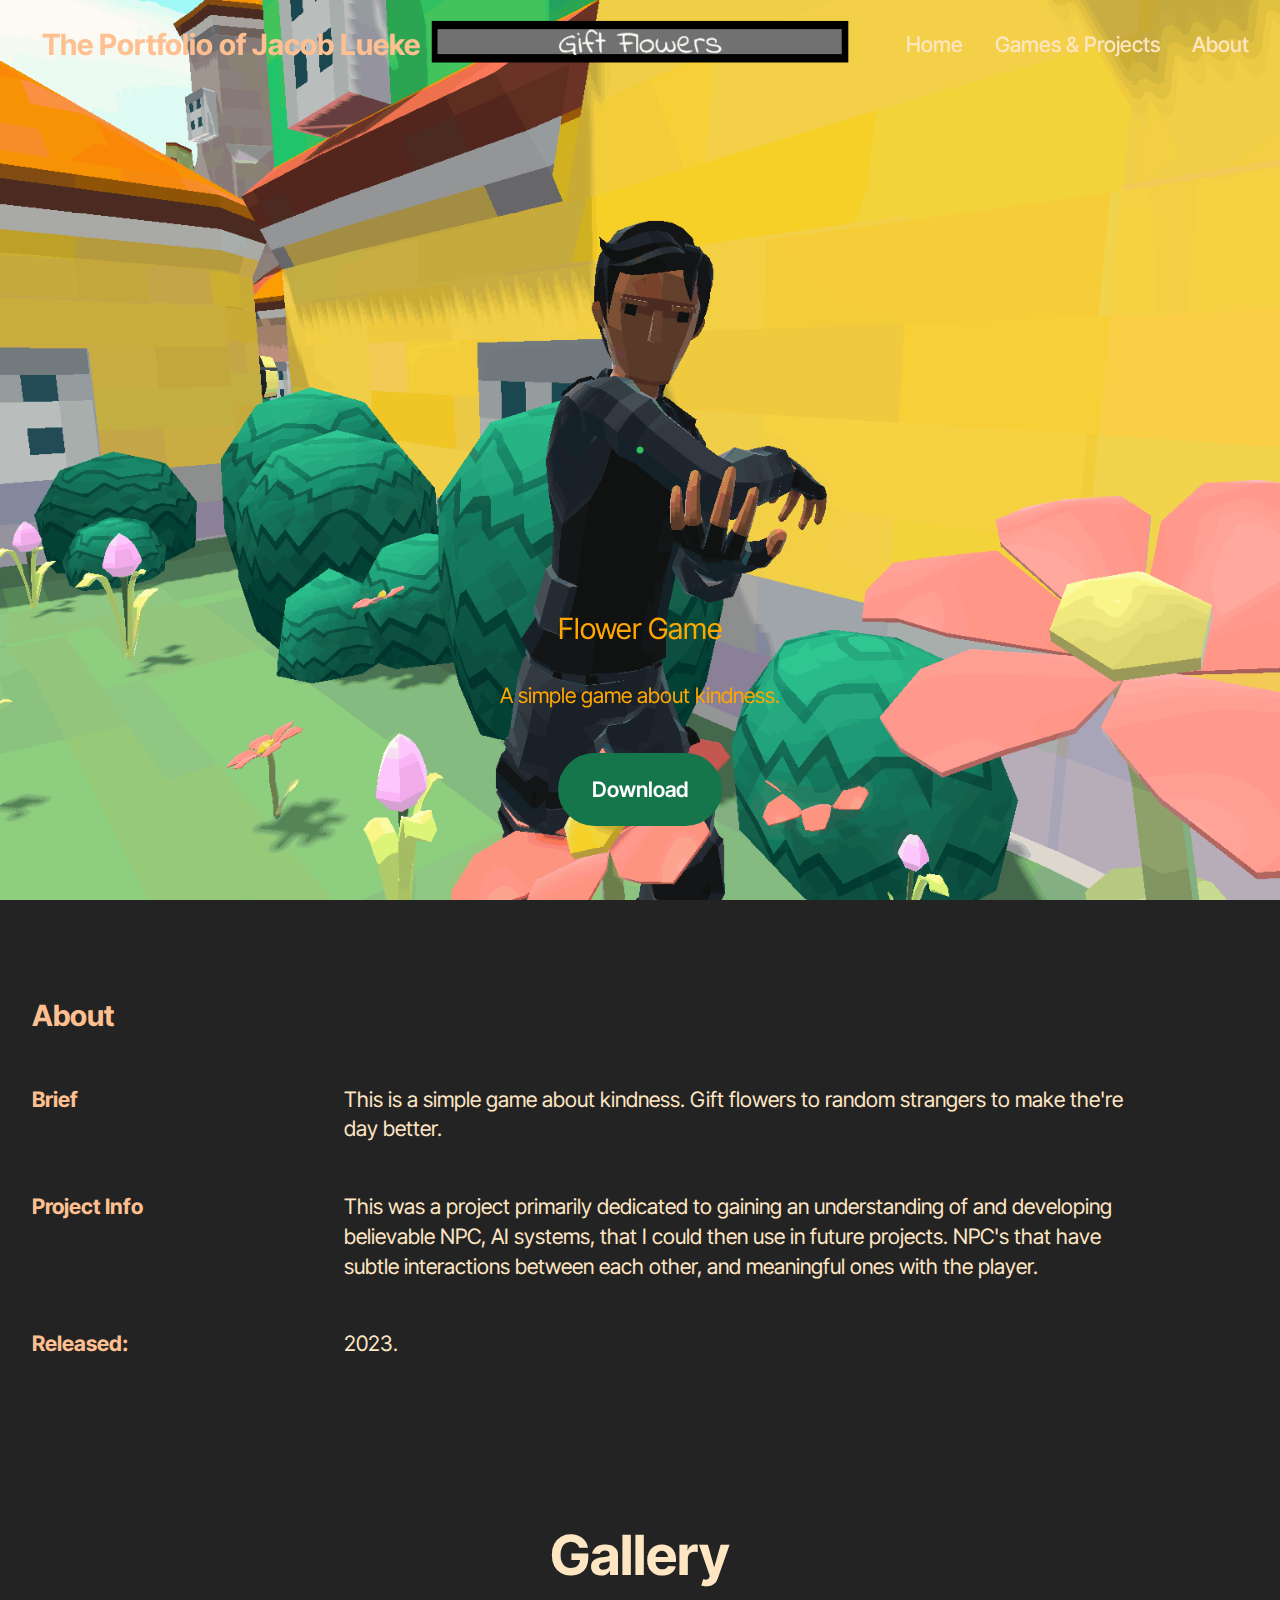
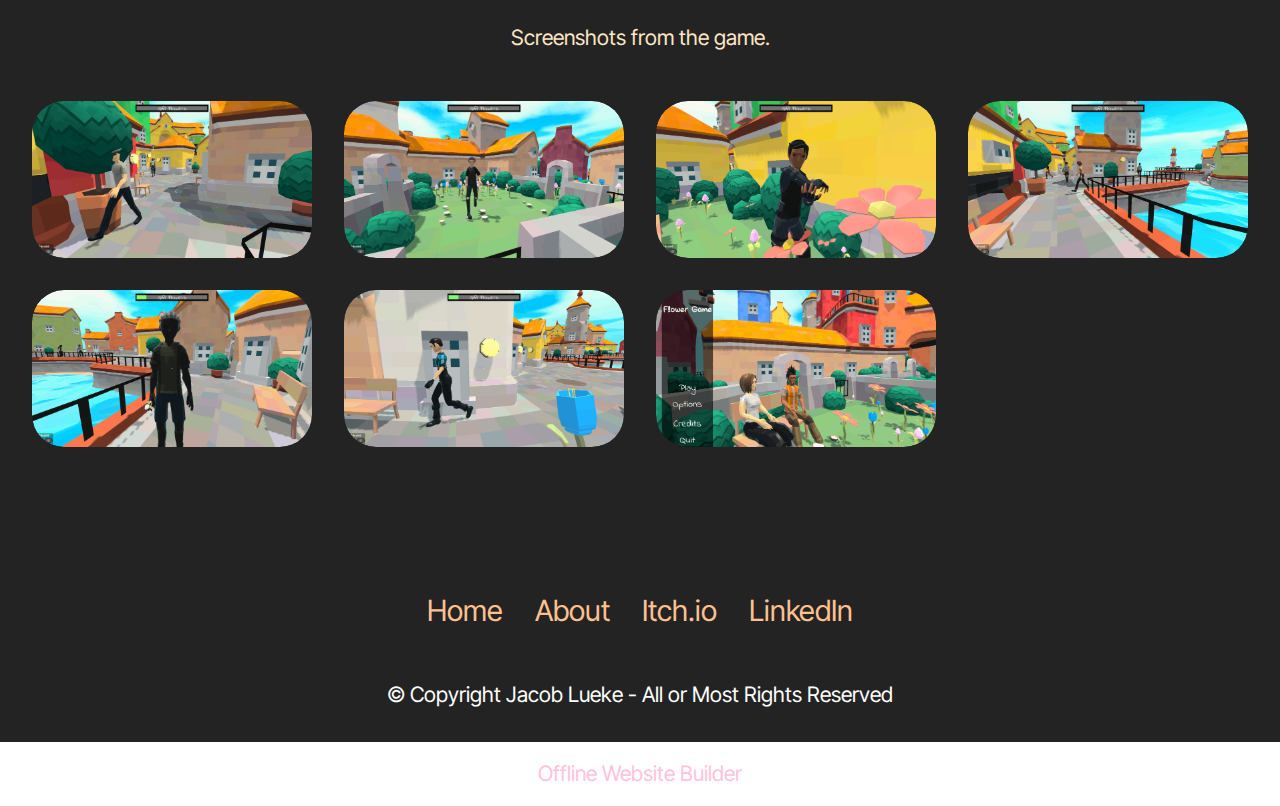
<file: page7.html>
<!DOCTYPE html>
<html  >
<head>
  <!-- Site made with Mobirise Website Builder v5.9.17, https://mobirise.com -->
  <meta charset="UTF-8">
  <meta http-equiv="X-UA-Compatible" content="IE=edge">
  <meta name="generator" content="Mobirise v5.9.17, mobirise.com">
  <meta name="viewport" content="width=device-width, initial-scale=1, minimum-scale=1">
  <link rel="shortcut icon" href="assets/images/gameicon2-128x128-1.png" type="image/x-icon">
  <meta name="description" content="">
  
  
  <title>FlowerGame</title>
  <link rel="stylesheet" href="assets/web/assets/mobirise-icons2/mobirise2.css">
  <link rel="stylesheet" href="assets/bootstrap/css/bootstrap.min.css">
  <link rel="stylesheet" href="assets/bootstrap/css/bootstrap-grid.min.css">
  <link rel="stylesheet" href="assets/bootstrap/css/bootstrap-reboot.min.css">
  <link rel="stylesheet" href="assets/parallax/jarallax.css">
  <link rel="stylesheet" href="assets/dropdown/css/style.css">
  <link rel="stylesheet" href="assets/socicon/css/styles.css">
  <link rel="stylesheet" href="assets/theme/css/style.css">
  <link rel="stylesheet" href="assets/gallery/style.css">
  <link rel="preload" href="https://fonts.googleapis.com/css?family=Inter+Tight:100,200,300,400,500,600,700,800,900,100i,200i,300i,400i,500i,600i,700i,800i,900i&display=swap" as="style" onload="this.onload=null;this.rel='stylesheet'">
  <noscript><link rel="stylesheet" href="https://fonts.googleapis.com/css?family=Inter+Tight:100,200,300,400,500,600,700,800,900,100i,200i,300i,400i,500i,600i,700i,800i,900i&display=swap"></noscript>
  <link rel="preload" as="style" href="assets/mobirise/css/mbr-additional.css?v=LyNryL"><link rel="stylesheet" href="assets/mobirise/css/mbr-additional.css?v=LyNryL" type="text/css">

  
  
  
</head>
<body>
  
  <section data-bs-version="5.1" class="menu menu6 cid-ublJk4M397" once="menu" id="menu06-1s">
	

	<nav class="navbar navbar-dropdown opacityScroll navbar-fixed-top navbar-expand-lg">
		<div class="container">
			<div class="navbar-brand">
				
				<span class="navbar-caption-wrap"><a class="navbar-caption text-secondary text-primary display-5" href="index.html#top">The Portfolio of Jacob Lueke&nbsp;</a></span>
			</div>
			<button class="navbar-toggler" type="button" data-toggle="collapse" data-bs-toggle="collapse" data-target="#navbarSupportedContent" data-bs-target="#navbarSupportedContent" aria-controls="navbarNavAltMarkup" aria-expanded="false" aria-label="Toggle navigation">
				<div class="hamburger">
					<span></span>
					<span></span>
					<span></span>
					<span></span>
				</div>
			</button>
			<div class="collapse navbar-collapse opacityScroll" id="navbarSupportedContent">
				<ul class="navbar-nav nav-dropdown nav-right" data-app-modern-menu="true"><li class="nav-item">
						<a class="nav-link link text-success text-primary display-4" href="https://beeepbeepsheep.github.io/Portfolio/" aria-expanded="false">Home</a>
					</li><li class="nav-item"><a class="nav-link link text-success text-primary display-4" href="index.html#pricing02-b">Games &amp; Projects</a></li><li class="nav-item">
						<a class="nav-link link text-success text-primary display-4" href="page1.html#header17-x">About&nbsp;</a>
					</li></ul>
				
				
			</div>
		</div>
	</nav>
</section>

<section data-bs-version="5.1" class="header16 cid-ublJk5cFJy mbr-fullscreen mbr-parallax-background" id="header17-1t">
  
  
  <div class="container-fluid">
    <div class="row">
      <div class="content-wrap col-12 col-md-12">
        <h1 class="mbr-section-title mbr-fonts-style mbr-white mb-4 display-5">Flower Game</h1>
        
        <p class="mbr-fonts-style mbr-text mbr-white mb-4 display-7">A simple game about kindness.</p>
        <div class="mbr-section-btn"><a class="btn btn-warning display-7" href="https://jacoblueke.itch.io/flower-game" target="_blank">Download</a></div>
      </div>
    </div>
  </div>
</section>

<section data-bs-version="5.1" class="list03 cid-ublJk5O3RB" id="list03-1v">
  
  <div class="container">
    <div class="row justify-content-center">
      <div class="col-12 mb-5 content-head">
        <h3 class="mbr-section-title mbr-fonts-style align-center mb-0 display-5">
          <strong>About</strong></h3>
        
      </div>
    </div>

    <div class="row justify-content-left item features-without-image mt-0 mb-5 active">
      <div class="col-12 col-md-12 col-lg-3">
        <h5 class="mbr-card-title mbr-fonts-style mt-0 mb-3 display-7">
          <strong>Brief</strong></h5>
      </div>
      <div class="col-md-12 col-lg-8 item-wrapper">
        <p class="mbr-text mbr-fonts-style mt-0 mb-0 display-7">
          This is a simple game about kindness. Gift flowers to random strangers to make the're day better.</p>
      </div>
    </div>
    <div class="row justify-content-left item features-without-image mt-0 mb-5">
      <div class="col-12 col-md-12 col-lg-3">
        <h5 class="mbr-card-title mbr-fonts-style mt-0 mb-3 display-7">
          <strong>Project Info</strong></h5>
      </div>
      <div class="col-md-12 col-lg-8 item-wrapper">
        <p class="mbr-text mbr-fonts-style mt-0 mb-0 display-7">
          This was a project primarily dedicated to gaining an understanding of and developing believable NPC, AI systems, that I could then use in future projects. NPC's that have subtle interactions between each other, and meaningful ones with the player.</p>
      </div>
    </div>
    <div class="row justify-content-left item features-without-image mt-0 mb-5">
      <div class="col-12 col-md-12 col-lg-3">
        <h5 class="mbr-card-title mbr-fonts-style mt-0 mb-3 display-7"><strong>Released:</strong></h5>
      </div>
      <div class="col-md-12 col-lg-8 item-wrapper">
        <p class="mbr-text mbr-fonts-style mt-0 mb-0 display-7">2023.</p>
      </div>
    </div>

  </div>
</section>

<section data-bs-version="5.1" class="gallery1 mbr-gallery cid-ublJk62U5e" id="gallery02-1w">   
    
    

    <div class="container-fluid">
        <div class="row justify-content-center">
            <div class="col-12 content-head">
                <div class="mbr-section-head mb-5">
                    <h3 class="mbr-section-title mbr-fonts-style align-center m-0 display-2"><strong>Gallery</strong><br></h3>
                    <h4 class="mbr-section-subtitle mbr-fonts-style align-center mb-0 mt-4 display-7">Screenshots from the game.</h4>
                </div>
            </div>
        </div>
        <div class="row mbr-gallery mbr-masonry" data-masonry="{&quot;percentPosition&quot;: true }">
            <div class="col-12 col-md-6 col-lg-3 item gallery-image active">
                <div class="item-wrapper" data-toggle="modal" data-bs-toggle="modal" data-target="#ucQEyYZ1ey-modal" data-bs-target="#ucQEyYZ1ey-modal">
                    <img class="w-100" src="assets/images/flower-game-29-04-2024-20-00-48-838x471.png" alt="Mobirise Website Builder" data-slide-to="0" data-bs-slide-to="0" data-target="#lb-ucQEyYZ1ey" data-bs-target="#lb-ucQEyYZ1ey">
                    <div class="icon-wrapper">
                        <span class="mobi-mbri mobi-mbri-search mbr-iconfont mbr-iconfont-btn"></span>
                    </div>
                </div>
                
            </div>
            <div class="col-12 col-md-6 col-lg-3 item gallery-image">
                <div class="item-wrapper" data-toggle="modal" data-bs-toggle="modal" data-target="#ucQEyYZ1ey-modal" data-bs-target="#ucQEyYZ1ey-modal">
                    <img class="w-100" src="assets/images/flower-game-29-04-2024-20-00-56-838x471.png" alt="Mobirise Website Builder" data-slide-to="1" data-bs-slide-to="1" data-target="#lb-ucQEyYZ1ey" data-bs-target="#lb-ucQEyYZ1ey">
                    <div class="icon-wrapper">
                        <span class="mobi-mbri mobi-mbri-search mbr-iconfont mbr-iconfont-btn"></span>
                    </div>
                </div>
                
            </div>
            <div class="col-12 col-md-6 col-lg-3 item gallery-image">
                <div class="item-wrapper" data-toggle="modal" data-bs-toggle="modal" data-target="#ucQEyYZ1ey-modal" data-bs-target="#ucQEyYZ1ey-modal">
                    <img class="w-100" src="assets/images/flower-game-29-04-2024-20-01-21-838x471.png" alt="Mobirise Website Builder" data-slide-to="2" data-bs-slide-to="2" data-target="#lb-ucQEyYZ1ey" data-bs-target="#lb-ucQEyYZ1ey">
                    <div class="icon-wrapper">
                        <span class="mobi-mbri mobi-mbri-search mbr-iconfont mbr-iconfont-btn"></span>
                    </div>
                </div>
                
            </div><div class="col-12 col-md-6 col-lg-3 item gallery-image">
                <div class="item-wrapper" data-toggle="modal" data-bs-toggle="modal" data-target="#ucQEyYZ1ey-modal" data-bs-target="#ucQEyYZ1ey-modal">
                    <img class="w-100" src="assets/images/flower-game-29-04-2024-20-01-7-838x471.png" alt="Mobirise Website Builder" data-slide-to="3" data-bs-slide-to="3" data-target="#lb-ucQEyYZ1ey" data-bs-target="#lb-ucQEyYZ1ey">
                    <div class="icon-wrapper">
                        <span class="mobi-mbri mobi-mbri-search mbr-iconfont mbr-iconfont-btn"></span>
                    </div>
                </div>
                
            </div>
            
            <div class="col-12 col-md-6 col-lg-3 item gallery-image">
                <div class="item-wrapper" data-toggle="modal" data-bs-toggle="modal" data-target="#ucQEyYZ1ey-modal" data-bs-target="#ucQEyYZ1ey-modal">
                    <img class="w-100" src="assets/images/flower-game-29-04-2024-20-01-43-838x471.png" alt="Mobirise Website Builder" data-slide-to="4" data-bs-slide-to="4" data-target="#lb-ucQEyYZ1ey" data-bs-target="#lb-ucQEyYZ1ey">
                    <div class="icon-wrapper">
                        <span class="mobi-mbri mobi-mbri-search mbr-iconfont mbr-iconfont-btn"></span>
                    </div>
                </div>
                
            </div>
            <div class="col-12 col-md-6 col-lg-3 item gallery-image">
                <div class="item-wrapper" data-toggle="modal" data-bs-toggle="modal" data-target="#ucQEyYZ1ey-modal" data-bs-target="#ucQEyYZ1ey-modal">
                    <img class="w-100" src="assets/images/flower-game-29-04-2024-20-02-1-838x471.png" alt="Mobirise Website Builder" data-slide-to="5" data-bs-slide-to="5" data-target="#lb-ucQEyYZ1ey" data-bs-target="#lb-ucQEyYZ1ey">
                    <div class="icon-wrapper">
                        <span class="mobi-mbri mobi-mbri-search mbr-iconfont mbr-iconfont-btn"></span>
                    </div>
                </div>
                
            </div>
            <div class="col-12 col-md-6 col-lg-3 item gallery-image">
                <div class="item-wrapper" data-toggle="modal" data-bs-toggle="modal" data-target="#ucQEyYZ1ey-modal" data-bs-target="#ucQEyYZ1ey-modal">
                    <img class="w-100" src="assets/images/flower-1-838x471.png" alt="Mobirise Website Builder" data-slide-to="6" data-bs-slide-to="6" data-target="#lb-ucQEyYZ1ey" data-bs-target="#lb-ucQEyYZ1ey">
                    <div class="icon-wrapper">
                        <span class="mobi-mbri mobi-mbri-search mbr-iconfont mbr-iconfont-btn"></span>
                    </div>
                </div>
                
            </div>
        </div>

        <div class="modal mbr-slider" tabindex="-1" role="dialog" aria-hidden="true" id="ucQEyYZ1ey-modal">
            <div class="modal-dialog" role="document">
                <div class="modal-content">
                    <div class="modal-body">
                        <div class="carousel slide" id="lb-ucQEyYZ1ey" data-interval="5000" data-bs-interval="5000">
                            <div class="carousel-inner">
                                <div class="carousel-item active">
                                    <img class="d-block w-100" src="assets/images/flower-game-29-04-2024-20-00-48-838x471.png" alt="Mobirise Website Builder">
                                </div>
                                <div class="carousel-item">
                                    <img class="d-block w-100" src="assets/images/flower-game-29-04-2024-20-00-56-838x471.png" alt="Mobirise Website Builder">
                                </div>
                                <div class="carousel-item">
                                    <img class="d-block w-100" src="assets/images/flower-game-29-04-2024-20-01-21-838x471.png" alt="Mobirise Website Builder">
                                </div><div class="carousel-item">
                                    <img class="d-block w-100" src="assets/images/flower-game-29-04-2024-20-01-7-838x471.png" alt="Mobirise Website Builder">
                                </div>
                                
                                <div class="carousel-item">
                                    <img class="d-block w-100" src="assets/images/flower-game-29-04-2024-20-01-43-838x471.png" alt="Mobirise Website Builder">
                                </div>
                                <div class="carousel-item">
                                    <img class="d-block w-100" src="assets/images/flower-game-29-04-2024-20-02-1-838x471.png" alt="Mobirise Website Builder">
                                </div>
                                <div class="carousel-item">
                                    <img class="d-block w-100" src="assets/images/flower-1-838x471.png" alt="Mobirise Website Builder">
                                </div>
                            </div>
                            <ol class="carousel-indicators">
                                <li data-slide-to="0" data-bs-slide-to="0" class="active" data-target="#lb-ucQEyYZ1ey" data-bs-target="#lb-ucQEyYZ1ey"></li>
                                <li data-slide-to="1" data-bs-slide-to="1" data-target="#lb-ucQEyYZ1ey" data-bs-target="#lb-ucQEyYZ1ey"></li>
                                <li data-slide-to="2" data-bs-slide-to="2" data-target="#lb-ucQEyYZ1ey" data-bs-target="#lb-ucQEyYZ1ey"></li>
                                <li data-slide-to="3" data-bs-slide-to="3" data-target="#lb-ucQEyYZ1ey" data-bs-target="#lb-ucQEyYZ1ey"></li>
                                <li data-slide-to="4" data-bs-slide-to="4" data-target="#lb-ucQEyYZ1ey" data-bs-target="#lb-ucQEyYZ1ey"></li>
                                <li data-slide-to="5" data-bs-slide-to="5" data-target="#lb-ucQEyYZ1ey" data-bs-target="#lb-ucQEyYZ1ey"></li>
                                <li data-slide-to="6" data-bs-slide-to="6" data-target="#lb-ucQEyYZ1ey" data-bs-target="#lb-ucQEyYZ1ey"></li>
                            </ol>
                            <a role="button" href="" class="close" data-dismiss="modal" data-bs-dismiss="modal" aria-label="Close">
                            </a>
                            <a class="carousel-control-prev carousel-control" role="button" data-slide="prev" data-bs-slide="prev" href="#lb-ucQEyYZ1ey">
                                <span class="mobi-mbri mobi-mbri-arrow-prev" aria-hidden="true"></span>
                                <span class="sr-only visually-hidden">Previous</span>
                            </a>
                            <a class="carousel-control-next carousel-control" role="button" data-slide="next" data-bs-slide="next" href="#lb-ucQEyYZ1ey">
                                <span class="mobi-mbri mobi-mbri-arrow-next" aria-hidden="true"></span>
                                <span class="sr-only visually-hidden">Next</span>
                            </a>
                        </div>
                    </div>
                </div>
            </div>
        </div>
    </div>
</section>

<section data-bs-version="5.1" class="footer3 cid-ubDqteICMW" once="footers" id="footer03-2g">

        

    

    <div class="container">
        <div class="row">
            <div class="row-links">
                <ul class="header-menu">
                  
                  
                  
                  
                <li class="header-menu-item mbr-fonts-style display-5"><a href="index.html#top" class="text-secondary text-primary">Home</a></li><li class="header-menu-item mbr-fonts-style display-5"><a href="page1.html#header17-x" class="text-secondary text-primary">About</a></li><li class="header-menu-item mbr-fonts-style display-5"><a href="https://jacoblueke.itch.io/" class="text-secondary text-primary" target="_blank">Itch.io</a></li><li class="header-menu-item mbr-fonts-style display-5"><a href="https://www.linkedin.com/in/jacob-lueke-8b55b5227/" class="text-secondary text-primary" target="_blank">LinkedIn</a></li></ul>
              </div>

            
            <div class="col-12 mt-4">
                <p class="mbr-fonts-style copyright display-7">
                    © Copyright Jacob Lueke - All or Most Rights Reserved
                </p>
            </div>
        </div>
    </div>
</section><section class="display-7" style="padding: 0;align-items: center;justify-content: center;flex-wrap: wrap;    align-content: center;display: flex;position: relative;height: 4rem;"><a href="https://mobiri.se/2649144" style="flex: 1 1;height: 4rem;position: absolute;width: 100%;z-index: 1;"><img alt="" style="height: 4rem;" src="[data-uri]"></a><p style="margin: 0;text-align: center;" class="display-7">&#8204;</p><a style="z-index:1" href="https://mobirise.com/offline-website-builder.html">Offline Website Builder</a></section><script src="assets/bootstrap/js/bootstrap.bundle.min.js"></script>  <script src="assets/parallax/jarallax.js"></script>  <script src="assets/smoothscroll/smooth-scroll.js"></script>  <script src="assets/ytplayer/index.js"></script>  <script src="assets/dropdown/js/navbar-dropdown.js"></script>  <script src="assets/masonry/masonry.pkgd.min.js"></script>  <script src="assets/imagesloaded/imagesloaded.pkgd.min.js"></script>  <script src="assets/theme/js/script.js"></script>  <script src="assets/gallery/player.min.js"></script>  <script src="assets/gallery/script.js"></script>  
  
  
</body>
</html>
</file>
<file: assets/web/assets/mobirise-icons2/mobirise2.css>
@font-face {
  font-family: 'Moririse2';
  font-display: swap;
  src:  url('mobirise2.eot?f2bix4');
  src:  url('mobirise2.eot?f2bix4#iefix') format('embedded-opentype'),
    url('mobirise2.ttf?f2bix4') format('truetype'),
    url('mobirise2.woff?f2bix4') format('woff'),
    url('mobirise2.svg?f2bix4#mobirise2') format('svg');
  font-weight: normal;
  font-style: normal;
}

[class^="mobi-"], [class*=" mobi-"] {
  /* use !important to prevent issues with browser extensions that change fonts */
  font-family: 'Moririse2' !important;
  speak: none;
  font-style: normal;
  font-weight: normal;
  font-variant: normal;
  text-transform: none;
  line-height: 1;

  /* Better Font Rendering =========== */
  -webkit-font-smoothing: antialiased;
  -moz-osx-font-smoothing: grayscale;
}

.mobi-mbri-add-submenu:before {
  content: "\e900";
}
.mobi-mbri-alert:before {
  content: "\e901";
}
.mobi-mbri-align-center:before {
  content: "\e902";
}
.mobi-mbri-align-justify:before {
  content: "\e903";
}
.mobi-mbri-align-left:before {
  content: "\e904";
}
.mobi-mbri-align-right:before {
  content: "\e905";
}
.mobi-mbri-android:before {
  content: "\e906";
}
.mobi-mbri-apple:before {
  content: "\e907";
}
.mobi-mbri-arrow-down:before {
  content: "\e908";
}
.mobi-mbri-arrow-next:before {
  content: "\e909";
}
.mobi-mbri-arrow-prev:before {
  content: "\e90a";
}
.mobi-mbri-arrow-up:before {
  content: "\e90b";
}
.mobi-mbri-bold:before {
  content: "\e90c";
}
.mobi-mbri-bookmark:before {
  content: "\e90d";
}
.mobi-mbri-bootstrap:before {
  content: "\e90e";
}
.mobi-mbri-briefcase:before {
  content: "\e90f";
}
.mobi-mbri-browse:before {
  content: "\e910";
}
.mobi-mbri-bulleted-list:before {
  content: "\e911";
}
.mobi-mbri-calendar:before {
  content: "\e912";
}
.mobi-mbri-camera:before {
  content: "\e913";
}
.mobi-mbri-cart-add:before {
  content: "\e914";
}
.mobi-mbri-cart-full:before {
  content: "\e915";
}
.mobi-mbri-cash:before {
  content: "\e916";
}
.mobi-mbri-change-style:before {
  content: "\e917";
}
.mobi-mbri-chat:before {
  content: "\e918";
}
.mobi-mbri-clock:before {
  content: "\e919";
}
.mobi-mbri-close:before {
  content: "\e91a";
}
.mobi-mbri-cloud:before {
  content: "\e91b";
}
.mobi-mbri-code:before {
  content: "\e91c";
}
.mobi-mbri-contact-form:before {
  content: "\e91d";
}
.mobi-mbri-credit-card:before {
  content: "\e91e";
}
.mobi-mbri-cursor-click:before {
  content: "\e91f";
}
.mobi-mbri-cust-feedback:before {
  content: "\e920";
}
.mobi-mbri-database:before {
  content: "\e921";
}
.mobi-mbri-delivery:before {
  content: "\e922";
}
.mobi-mbri-desktop:before {
  content: "\e923";
}
.mobi-mbri-devices:before {
  content: "\e924";
}
.mobi-mbri-down:before {
  content: "\e925";
}
.mobi-mbri-download-2:before {
  content: "\e926";
}
.mobi-mbri-download:before {
  content: "\e927";
}
.mobi-mbri-drag-n-drop-2:before {
  content: "\e928";
}
.mobi-mbri-drag-n-drop:before {
  content: "\e929";
}
.mobi-mbri-edit-2:before {
  content: "\e92a";
}
.mobi-mbri-edit:before {
  content: "\e92b";
}
.mobi-mbri-error:before {
  content: "\e92c";
}
.mobi-mbri-extension:before {
  content: "\e92d";
}
.mobi-mbri-features:before {
  content: "\e92e";
}
.mobi-mbri-file:before {
  content: "\e92f";
}
.mobi-mbri-flag:before {
  content: "\e930";
}
.mobi-mbri-folder:before {
  content: "\e931";
}
.mobi-mbri-gift:before {
  content: "\e932";
}
.mobi-mbri-github:before {
  content: "\e933";
}
.mobi-mbri-globe-2:before {
  content: "\e934";
}
.mobi-mbri-globe:before {
  content: "\e935";
}
.mobi-mbri-growing-chart:before {
  content: "\e936";
}
.mobi-mbri-hearth:before {
  content: "\e937";
}
.mobi-mbri-help:before {
  content: "\e938";
}
.mobi-mbri-home:before {
  content: "\e939";
}
.mobi-mbri-hot-cup:before {
  content: "\e93a";
}
.mobi-mbri-idea:before {
  content: "\e93b";
}
.mobi-mbri-image-gallery:before {
  content: "\e93c";
}
.mobi-mbri-image-slider:before {
  content: "\e93d";
}
.mobi-mbri-info:before {
  content: "\e93e";
}
.mobi-mbri-italic:before {
  content: "\e93f";
}
.mobi-mbri-key:before {
  content: "\e940";
}
.mobi-mbri-laptop:before {
  content: "\e941";
}
.mobi-mbri-layers:before {
  content: "\e942";
}
.mobi-mbri-left-right:before {
  content: "\e943";
}
.mobi-mbri-left:before {
  content: "\e944";
}
.mobi-mbri-letter:before {
  content: "\e945";
}
.mobi-mbri-like:before {
  content: "\e946";
}
.mobi-mbri-link:before {
  content: "\e947";
}
.mobi-mbri-lock:before {
  content: "\e948";
}
.mobi-mbri-login:before {
  content: "\e949";
}
.mobi-mbri-logout:before {
  content: "\e94a";
}
.mobi-mbri-magic-stick:before {
  content: "\e94b";
}
.mobi-mbri-map-pin:before {
  content: "\e94c";
}
.mobi-mbri-menu:before {
  content: "\e94d";
}
.mobi-mbri-mobile-2:before {
  content: "\e94e";
}
.mobi-mbri-mobile-horizontal:before {
  content: "\e94f";
}
.mobi-mbri-mobile:before {
  content: "\e950";
}
.mobi-mbri-mobirise:before {
  content: "\e951";
}
.mobi-mbri-more-horizontal:before {
  content: "\e952";
}
.mobi-mbri-more-vertical:before {
  content: "\e953";
}
.mobi-mbri-music:before {
  content: "\e954";
}
.mobi-mbri-new-file:before {
  content: "\e955";
}
.mobi-mbri-numbered-list:before {
  content: "\e956";
}
.mobi-mbri-opened-folder:before {
  content: "\e957";
}
.mobi-mbri-pages:before {
  content: "\e958";
}
.mobi-mbri-paper-plane:before {
  content: "\e959";
}
.mobi-mbri-paperclip:before {
  content: "\e95a";
}
.mobi-mbri-phone:before {
  content: "\e95b";
}
.mobi-mbri-photo:before {
  content: "\e95c";
}
.mobi-mbri-photos:before {
  content: "\e95d";
}
.mobi-mbri-pin:before {
  content: "\e95e";
}
.mobi-mbri-play:before {
  content: "\e95f";
}
.mobi-mbri-plus:before {
  content: "\e960";
}
.mobi-mbri-preview:before {
  content: "\e961";
}
.mobi-mbri-print:before {
  content: "\e962";
}
.mobi-mbri-protect:before {
  content: "\e963";
}
.mobi-mbri-question:before {
  content: "\e964";
}
.mobi-mbri-quote-left:before {
  content: "\e965";
}
.mobi-mbri-quote-right:before {
  content: "\e966";
}
.mobi-mbri-redo:before {
  content: "\e967";
}
.mobi-mbri-refresh:before {
  content: "\e968";
}
.mobi-mbri-responsive-2:before {
  content: "\e969";
}
.mobi-mbri-responsive:before {
  content: "\e96a";
}
.mobi-mbri-right:before {
  content: "\e96b";
}
.mobi-mbri-rocket:before {
  content: "\e96c";
}
.mobi-mbri-sad-face:before {
  content: "\e96d";
}
.mobi-mbri-sale:before {
  content: "\e96e";
}
.mobi-mbri-save:before {
  content: "\e96f";
}
.mobi-mbri-search:before {
  content: "\e970";
}
.mobi-mbri-setting-2:before {
  content: "\e971";
}
.mobi-mbri-setting-3:before {
  content: "\e972";
}
.mobi-mbri-setting:before {
  content: "\e973";
}
.mobi-mbri-share:before {
  content: "\e974";
}
.mobi-mbri-shopping-bag:before {
  content: "\e975";
}
.mobi-mbri-shopping-basket:before {
  content: "\e976";
}
.mobi-mbri-shopping-cart:before {
  content: "\e977";
}
.mobi-mbri-sites:before {
  content: "\e978";
}
.mobi-mbri-smile-face:before {
  content: "\e979";
}
.mobi-mbri-speed:before {
  content: "\e97a";
}
.mobi-mbri-star:before {
  content: "\e97b";
}
.mobi-mbri-success:before {
  content: "\e97c";
}
.mobi-mbri-sun:before {
  content: "\e97d";
}
.mobi-mbri-sun2:before {
  content: "\e97e";
}
.mobi-mbri-tablet-vertical:before {
  content: "\e97f";
}
.mobi-mbri-tablet:before {
  content: "\e980";
}
.mobi-mbri-target:before {
  content: "\e981";
}
.mobi-mbri-timer:before {
  content: "\e982";
}
.mobi-mbri-to-ftp:before {
  content: "\e983";
}
.mobi-mbri-to-local-drive:before {
  content: "\e984";
}
.mobi-mbri-touch-swipe:before {
  content: "\e985";
}
.mobi-mbri-touch:before {
  content: "\e986";
}
.mobi-mbri-trash:before {
  content: "\e987";
}
.mobi-mbri-underline:before {
  content: "\e988";
}
.mobi-mbri-undo:before {
  content: "\e989";
}
.mobi-mbri-unlink:before {
  content: "\e98a";
}
.mobi-mbri-unlock:before {
  content: "\e98b";
}
.mobi-mbri-up-down:before {
  content: "\e98c";
}
.mobi-mbri-up:before {
  content: "\e98d";
}
.mobi-mbri-update:before {
  content: "\e98e";
}
.mobi-mbri-upload-2:before {
  content: "\e98f";
}
.mobi-mbri-upload:before {
  content: "\e990";
}
.mobi-mbri-user-2:before {
  content: "\e991";
}
.mobi-mbri-user:before {
  content: "\e992";
}
.mobi-mbri-users:before {
  content: "\e993";
}
.mobi-mbri-video-play:before {
  content: "\e994";
}
.mobi-mbri-video:before {
  content: "\e995";
}
.mobi-mbri-watch:before {
  content: "\e996";
}
.mobi-mbri-website-theme-2:before {
  content: "\e997";
}
.mobi-mbri-website-theme:before {
  content: "\e998";
}
.mobi-mbri-wifi:before {
  content: "\e999";
}
.mobi-mbri-windows:before {
  content: "\e99a";
}
.mobi-mbri-zoom-in:before {
  content: "\e99b";
}
.mobi-mbri-zoom-out:before {
  content: "\e99c";
}
</file>
<file: assets/parallax/jarallax.css>
.jarallax {
    position: relative;
    z-index: 0;
}
.jarallax > .jarallax-img {
    position: absolute;
    object-fit: cover;
    /* support for plugin https://github.com/bfred-it/object-fit-images */
    font-family: 'object-fit: cover;';
    top: 0;
    left: 0;
    width: 100%;
    height: 100%;
    z-index: -1;
}
</file>
<file: assets/dropdown/css/style.css>
.navbar-dropdown {
  left: 0;
  padding: 0;
  position: absolute;
  right: 0;
  top: 0;
  transition: all 0.45s ease;
  z-index: 1030;
  background: #282828; }
  .navbar-dropdown .navbar-logo {
    margin-right: 0.8rem;
    transition: margin 0.3s ease-in-out;
    vertical-align: middle; }
    .navbar-dropdown .navbar-logo img {
      height: 3.125rem;
      transition: all 0.3s ease-in-out; }
    .navbar-dropdown .navbar-logo.mbr-iconfont {
      font-size: 3.125rem;
      line-height: 3.125rem; }
  .navbar-dropdown .navbar-caption {
    font-weight: 700;
    white-space: normal;
    vertical-align: -4px;
    line-height: 3.125rem !important; }
    .navbar-dropdown .navbar-caption, .navbar-dropdown .navbar-caption:hover {
      color: inherit;
      text-decoration: none; }
  .navbar-dropdown .mbr-iconfont + .navbar-caption {
    vertical-align: -1px; }
  .navbar-dropdown.navbar-fixed-top {
    position: fixed; }
  .navbar-dropdown .navbar-brand span {
    vertical-align: -4px; }
  .navbar-dropdown.bg-color.transparent {
    background: none; }
  .navbar-dropdown.navbar-short .navbar-brand {
    padding: 0.625rem 0; }
    .navbar-dropdown.navbar-short .navbar-brand span {
      vertical-align: -1px; }
  .navbar-dropdown.navbar-short .navbar-caption {
    line-height: 2.375rem !important;
    vertical-align: -2px; }
  .navbar-dropdown.navbar-short .navbar-logo {
    margin-right: 0.5rem; }
    .navbar-dropdown.navbar-short .navbar-logo img {
      height: 2.375rem; }
    .navbar-dropdown.navbar-short .navbar-logo.mbr-iconfont {
      font-size: 2.375rem;
      line-height: 2.375rem; }
  .navbar-dropdown.navbar-short .mbr-table-cell {
    height: 3.625rem; }
  .navbar-dropdown .navbar-close {
    left: 0.6875rem;
    position: fixed;
    top: 0.75rem;
    z-index: 1000; }
  .navbar-dropdown .hamburger-icon {
    content: "";
    display: inline-block;
    vertical-align: middle;
    width: 16px;
    -webkit-box-shadow: 0 -6px 0 1px #282828,0 0 0 1px #282828,0 6px 0 1px #282828;
    -moz-box-shadow: 0 -6px 0 1px #282828,0 0 0 1px #282828,0 6px 0 1px #282828;
    box-shadow: 0 -6px 0 1px #282828,0 0 0 1px #282828,0 6px 0 1px #282828; }

.dropdown-menu .dropdown-toggle[data-toggle="dropdown-submenu"]::after {
  border-bottom: 0.35em solid transparent;
  border-left: 0.35em solid;
  border-right: 0;
  border-top: 0.35em solid transparent;
  margin-left: 0.3rem; }

.dropdown-menu .dropdown-item:focus {
  outline: 0; }

.nav-dropdown {
  font-size: 0.75rem;
  font-weight: 500;
  height: auto !important; }
  .nav-dropdown .nav-btn {
    padding-left: 1rem; }
  .nav-dropdown .link {
    margin: .667em 1.667em;
    font-weight: 500;
    padding: 0;
    transition: color .2s ease-in-out; }
    .nav-dropdown .link.dropdown-toggle {
      margin-right: 2.583em; }
      .nav-dropdown .link.dropdown-toggle::after {
        margin-left: .25rem;
        border-top: 0.35em solid;
        border-right: 0.35em solid transparent;
        border-left: 0.35em solid transparent;
        border-bottom: 0; }
      .nav-dropdown .link.dropdown-toggle[aria-expanded="true"] {
        margin: 0;
        padding: 0.667em 3.263em  0.667em 1.667em; }
  .nav-dropdown .link::after,
  .nav-dropdown .dropdown-item::after {
    color: inherit; }
  .nav-dropdown .btn {
    font-size: 0.75rem;
    font-weight: 700;
    letter-spacing: 0;
    margin-bottom: 0;
    padding-left: 1.25rem;
    padding-right: 1.25rem; }
  .nav-dropdown .dropdown-menu {
    border-radius: 0;
    border: 0;
    left: 0;
    margin: 0;
    padding-bottom: 1.25rem;
    padding-top: 1.25rem;
    position: relative; }
  .nav-dropdown .dropdown-submenu {
    margin-left: 0.125rem;
    top: 0; }
  .nav-dropdown .dropdown-item {
    font-weight: 500;
    line-height: 2;
    padding: 0.3846em 4.615em 0.3846em 1.5385em;
    position: relative;
    transition: color .2s ease-in-out, background-color .2s ease-in-out; }
    .nav-dropdown .dropdown-item::after {
      margin-top: -0.3077em;
      position: absolute;
      right: 1.1538em;
      top: 50%; }
    .nav-dropdown .dropdown-item:focus, .nav-dropdown .dropdown-item:hover {
      background: none; }

@media (max-width: 767px) {
  .nav-dropdown.navbar-toggleable-sm {
    bottom: 0;
    display: none;
    left: 0;
    overflow-x: hidden;
    position: fixed;
    top: 0;
    transform: translateX(-100%);
    -ms-transform: translateX(-100%);
    -webkit-transform: translateX(-100%);
    width: 18.75rem;
    z-index: 999; } }
.nav-dropdown.navbar-toggleable-xl {
  bottom: 0;
  display: none;
  left: 0;
  overflow-x: hidden;
  position: fixed;
  top: 0;
  transform: translateX(-100%);
  -ms-transform: translateX(-100%);
  -webkit-transform: translateX(-100%);
  width: 18.75rem;
  z-index: 999; }

.nav-dropdown-sm {
  display: block !important;
  overflow-x: hidden;
  overflow: auto;
  padding-top: 3.875rem; }
  .nav-dropdown-sm::after {
    content: "";
    display: block;
    height: 3rem;
    width: 100%; }
  .nav-dropdown-sm.collapse.in ~ .navbar-close {
    display: block !important; }
  .nav-dropdown-sm.collapsing, .nav-dropdown-sm.collapse.in {
    transform: translateX(0);
    -ms-transform: translateX(0);
    -webkit-transform: translateX(0);
    transition: all 0.25s ease-out;
    -webkit-transition: all 0.25s ease-out;
    background: #282828; }
  .nav-dropdown-sm.collapsing[aria-expanded="false"] {
    transform: translateX(-100%);
    -ms-transform: translateX(-100%);
    -webkit-transform: translateX(-100%); }
  .nav-dropdown-sm .nav-item {
    display: block;
    margin-left: 0 !important;
    padding-left: 0; }
  .nav-dropdown-sm .link,
  .nav-dropdown-sm .dropdown-item {
    border-top: 1px dotted rgba(255, 255, 255, 0.1);
    font-size: 0.8125rem;
    line-height: 1.6;
    margin: 0 !important;
    padding: 0.875rem 2.4rem 0.875rem 1.5625rem !important;
    position: relative;
    white-space: normal; }
    .nav-dropdown-sm .link:focus, .nav-dropdown-sm .link:hover,
    .nav-dropdown-sm .dropdown-item:focus,
    .nav-dropdown-sm .dropdown-item:hover {
      background: rgba(0, 0, 0, 0.2) !important;
      color: #c0a375; }
  .nav-dropdown-sm .nav-btn {
    position: relative;
    padding: 1.5625rem 1.5625rem 0 1.5625rem; }
    .nav-dropdown-sm .nav-btn::before {
      border-top: 1px dotted rgba(255, 255, 255, 0.1);
      content: "";
      left: 0;
      position: absolute;
      top: 0;
      width: 100%; }
    .nav-dropdown-sm .nav-btn + .nav-btn {
      padding-top: 0.625rem; }
      .nav-dropdown-sm .nav-btn + .nav-btn::before {
        display: none; }
  .nav-dropdown-sm .btn {
    padding: 0.625rem 0; }
  .nav-dropdown-sm .dropdown-toggle[data-toggle="dropdown-submenu"]::after {
    margin-left: .25rem;
    border-top: 0.35em solid;
    border-right: 0.35em solid transparent;
    border-left: 0.35em solid transparent;
    border-bottom: 0; }
  .nav-dropdown-sm .dropdown-toggle[data-toggle="dropdown-submenu"][aria-expanded="true"]::after {
    border-top: 0;
    border-right: 0.35em solid transparent;
    border-left: 0.35em solid transparent;
    border-bottom: 0.35em solid; }
  .nav-dropdown-sm .dropdown-menu {
    margin: 0;
    padding: 0;
    position: relative;
    top: 0;
    left: 0;
    width: 100%;
    border: 0;
    float: none;
    border-radius: 0;
    background: none; }
  .nav-dropdown-sm .dropdown-submenu {
    left: 100%;
    margin-left: 0.125rem;
    margin-top: -1.25rem;
    top: 0; }

.navbar-toggleable-sm .nav-dropdown .dropdown-menu {
  position: absolute; }

.navbar-toggleable-sm .nav-dropdown .dropdown-submenu {
  left: 100%;
  margin-left: 0.125rem;
  margin-top: -1.25rem;
  top: 0; }

.navbar-toggleable-sm.opened .nav-dropdown .dropdown-menu {
  position: relative; }

.navbar-toggleable-sm.opened .nav-dropdown .dropdown-submenu {
  left: 0;
  margin-left: 00rem;
  margin-top: 0rem;
  top: 0; }

.is-builder .nav-dropdown.collapsing {
  transition: none !important; }
</file>
<file: assets/socicon/css/styles.css>
@charset "UTF-8";

@font-face {
  font-family: 'Socicon';
  src:  url('../fonts/socicon.eot');
  src:  url('../fonts/socicon.eot?#iefix') format('embedded-opentype'),
    url('../fonts/socicon.woff2') format('woff2'),
    url('../fonts/socicon.ttf') format('truetype'),
    url('../fonts/socicon.woff') format('woff'),
    url('../fonts/socicon.svg#socicon') format('svg');
  font-weight: normal;
  font-style: normal;
  font-display: swap;
}

[data-icon]:before {
  font-family: "socicon" !important;
  content: attr(data-icon);
  font-style: normal !important;
  font-weight: normal !important;
  font-variant: normal !important;
  text-transform: none !important;
  speak: none;
  line-height: 1;
  -webkit-font-smoothing: antialiased;
  -moz-osx-font-smoothing: grayscale;
}

[class^="socicon-"], [class*=" socicon-"] {
  /* use !important to prevent issues with browser extensions that change fonts */
  font-family: 'Socicon' !important;
  speak: none;
  font-style: normal;
  font-weight: normal;
  font-variant: normal;
  text-transform: none;
  line-height: 1;

  /* Better Font Rendering =========== */
  -webkit-font-smoothing: antialiased;
  -moz-osx-font-smoothing: grayscale;
}

.socicon-eitaa:before {
  content: "\e97c";
}
.socicon-soroush:before {
  content: "\e97d";
}
.socicon-bale:before {
  content: "\e97e";
}
.socicon-zazzle:before {
  content: "\e97b";
}
.socicon-society6:before {
  content: "\e97a";
}
.socicon-redbubble:before {
  content: "\e979";
}
.socicon-avvo:before {
  content: "\e978";
}
.socicon-stitcher:before {
  content: "\e977";
}
.socicon-googlehangouts:before {
  content: "\e974";
}
.socicon-dlive:before {
  content: "\e975";
}
.socicon-vsco:before {
  content: "\e976";
}
.socicon-flipboard:before {
  content: "\e973";
}
.socicon-ubuntu:before {
  content: "\e958";
}
.socicon-artstation:before {
  content: "\e959";
}
.socicon-invision:before {
  content: "\e95a";
}
.socicon-torial:before {
  content: "\e95b";
}
.socicon-collectorz:before {
  content: "\e95c";
}
.socicon-seenthis:before {
  content: "\e95d";
}
.socicon-googleplaymusic:before {
  content: "\e95e";
}
.socicon-debian:before {
  content: "\e95f";
}
.socicon-filmfreeway:before {
  content: "\e960";
}
.socicon-gnome:before {
  content: "\e961";
}
.socicon-itchio:before {
  content: "\e962";
}
.socicon-jamendo:before {
  content: "\e963";
}
.socicon-mix:before {
  content: "\e964";
}
.socicon-sharepoint:before {
  content: "\e965";
}
.socicon-tinder:before {
  content: "\e966";
}
.socicon-windguru:before {
  content: "\e967";
}
.socicon-cdbaby:before {
  content: "\e968";
}
.socicon-elementaryos:before {
  content: "\e969";
}
.socicon-stage32:before {
  content: "\e96a";
}
.socicon-tiktok:before {
  content: "\e96b";
}
.socicon-gitter:before {
  content: "\e96c";
}
.socicon-letterboxd:before {
  content: "\e96d";
}
.socicon-threema:before {
  content: "\e96e";
}
.socicon-splice:before {
  content: "\e96f";
}
.socicon-metapop:before {
  content: "\e970";
}
.socicon-naver:before {
  content: "\e971";
}
.socicon-remote:before {
  content: "\e972";
}
.socicon-internet:before {
  content: "\e957";
}
.socicon-moddb:before {
  content: "\e94b";
}
.socicon-indiedb:before {
  content: "\e94c";
}
.socicon-traxsource:before {
  content: "\e94d";
}
.socicon-gamefor:before {
  content: "\e94e";
}
.socicon-pixiv:before {
  content: "\e94f";
}
.socicon-myanimelist:before {
  content: "\e950";
}
.socicon-blackberry:before {
  content: "\e951";
}
.socicon-wickr:before {
  content: "\e952";
}
.socicon-spip:before {
  content: "\e953";
}
.socicon-napster:before {
  content: "\e954";
}
.socicon-beatport:before {
  content: "\e955";
}
.socicon-hackerone:before {
  content: "\e956";
}
.socicon-hackernews:before {
  content: "\e946";
}
.socicon-smashwords:before {
  content: "\e947";
}
.socicon-kobo:before {
  content: "\e948";
}
.socicon-bookbub:before {
  content: "\e949";
}
.socicon-mailru:before {
  content: "\e94a";
}
.socicon-gitlab:before {
  content: "\e945";
}
.socicon-instructables:before {
  content: "\e944";
}
.socicon-portfolio:before {
  content: "\e943";
}
.socicon-codered:before {
  content: "\e940";
}
.socicon-origin:before {
  content: "\e941";
}
.socicon-nextdoor:before {
  content: "\e942";
}
.socicon-udemy:before {
  content: "\e93f";
}
.socicon-livemaster:before {
  content: "\e93e";
}
.socicon-crunchbase:before {
  content: "\e93b";
}
.socicon-homefy:before {
  content: "\e93c";
}
.socicon-calendly:before {
  content: "\e93d";
}
.socicon-realtor:before {
  content: "\e90f";
}
.socicon-tidal:before {
  content: "\e910";
}
.socicon-qobuz:before {
  content: "\e911";
}
.socicon-natgeo:before {
  content: "\e912";
}
.socicon-mastodon:before {
  content: "\e913";
}
.socicon-unsplash:before {
  content: "\e914";
}
.socicon-homeadvisor:before {
  content: "\e915";
}
.socicon-angieslist:before {
  content: "\e916";
}
.socicon-codepen:before {
  content: "\e917";
}
.socicon-slack:before {
  content: "\e918";
}
.socicon-openaigym:before {
  content: "\e919";
}
.socicon-logmein:before {
  content: "\e91a";
}
.socicon-fiverr:before {
  content: "\e91b";
}
.socicon-gotomeeting:before {
  content: "\e91c";
}
.socicon-aliexpress:before {
  content: "\e91d";
}
.socicon-guru:before {
  content: "\e91e";
}
.socicon-appstore:before {
  content: "\e91f";
}
.socicon-homes:before {
  content: "\e920";
}
.socicon-zoom:before {
  content: "\e921";
}
.socicon-alibaba:before {
  content: "\e922";
}
.socicon-craigslist:before {
  content: "\e923";
}
.socicon-wix:before {
  content: "\e924";
}
.socicon-redfin:before {
  content: "\e925";
}
.socicon-googlecalendar:before {
  content: "\e926";
}
.socicon-shopify:before {
  content: "\e927";
}
.socicon-freelancer:before {
  content: "\e928";
}
.socicon-seedrs:before {
  content: "\e929";
}
.socicon-bing:before {
  content: "\e92a";
}
.socicon-doodle:before {
  content: "\e92b";
}
.socicon-bonanza:before {
  content: "\e92c";
}
.socicon-squarespace:before {
  content: "\e92d";
}
.socicon-toptal:before {
  content: "\e92e";
}
.socicon-gust:before {
  content: "\e92f";
}
.socicon-ask:before {
  content: "\e930";
}
.socicon-trulia:before {
  content: "\e931";
}
.socicon-loomly:before {
  content: "\e932";
}
.socicon-ghost:before {
  content: "\e933";
}
.socicon-upwork:before {
  content: "\e934";
}
.socicon-fundable:before {
  content: "\e935";
}
.socicon-booking:before {
  content: "\e936";
}
.socicon-googlemaps:before {
  content: "\e937";
}
.socicon-zillow:before {
  content: "\e938";
}
.socicon-niconico:before {
  content: "\e939";
}
.socicon-toneden:before {
  content: "\e93a";
}
.socicon-augment:before {
  content: "\e908";
}
.socicon-bitbucket:before {
  content: "\e909";
}
.socicon-fyuse:before {
  content: "\e90a";
}
.socicon-yt-gaming:before {
  content: "\e90b";
}
.socicon-sketchfab:before {
  content: "\e90c";
}
.socicon-mobcrush:before {
  content: "\e90d";
}
.socicon-microsoft:before {
  content: "\e90e";
}
.socicon-pandora:before {
  content: "\e907";
}
.socicon-messenger:before {
  content: "\e906";
}
.socicon-gamewisp:before {
  content: "\e905";
}
.socicon-bloglovin:before {
  content: "\e904";
}
.socicon-tunein:before {
  content: "\e903";
}
.socicon-gamejolt:before {
  content: "\e901";
}
.socicon-trello:before {
  content: "\e902";
}
.socicon-spreadshirt:before {
  content: "\e900";
}
.socicon-500px:before {
  content: "\e000";
}
.socicon-8tracks:before {
  content: "\e001";
}
.socicon-airbnb:before {
  content: "\e002";
}
.socicon-alliance:before {
  content: "\e003";
}
.socicon-amazon:before {
  content: "\e004";
}
.socicon-amplement:before {
  content: "\e005";
}
.socicon-android:before {
  content: "\e006";
}
.socicon-angellist:before {
  content: "\e007";
}
.socicon-apple:before {
  content: "\e008";
}
.socicon-appnet:before {
  content: "\e009";
}
.socicon-baidu:before {
  content: "\e00a";
}
.socicon-bandcamp:before {
  content: "\e00b";
}
.socicon-battlenet:before {
  content: "\e00c";
}
.socicon-mixer:before {
  content: "\e00d";
}
.socicon-bebee:before {
  content: "\e00e";
}
.socicon-bebo:before {
  content: "\e00f";
}
.socicon-behance:before {
  content: "\e010";
}
.socicon-blizzard:before {
  content: "\e011";
}
.socicon-blogger:before {
  content: "\e012";
}
.socicon-buffer:before {
  content: "\e013";
}
.socicon-chrome:before {
  content: "\e014";
}
.socicon-coderwall:before {
  content: "\e015";
}
.socicon-curse:before {
  content: "\e016";
}
.socicon-dailymotion:before {
  content: "\e017";
}
.socicon-deezer:before {
  content: "\e018";
}
.socicon-delicious:before {
  content: "\e019";
}
.socicon-deviantart:before {
  content: "\e01a";
}
.socicon-diablo:before {
  content: "\e01b";
}
.socicon-digg:before {
  content: "\e01c";
}
.socicon-discord:before {
  content: "\e01d";
}
.socicon-disqus:before {
  content: "\e01e";
}
.socicon-douban:before {
  content: "\e01f";
}
.socicon-draugiem:before {
  content: "\e020";
}
.socicon-dribbble:before {
  content: "\e021";
}
.socicon-drupal:before {
  content: "\e022";
}
.socicon-ebay:before {
  content: "\e023";
}
.socicon-ello:before {
  content: "\e024";
}
.socicon-endomodo:before {
  content: "\e025";
}
.socicon-envato:before {
  content: "\e026";
}
.socicon-etsy:before {
  content: "\e027";
}
.socicon-facebook:before {
  content: "\e028";
}
.socicon-feedburner:before {
  content: "\e029";
}
.socicon-filmweb:before {
  content: "\e02a";
}
.socicon-firefox:before {
  content: "\e02b";
}
.socicon-flattr:before {
  content: "\e02c";
}
.socicon-flickr:before {
  content: "\e02d";
}
.socicon-formulr:before {
  content: "\e02e";
}
.socicon-forrst:before {
  content: "\e02f";
}
.socicon-foursquare:before {
  content: "\e030";
}
.socicon-friendfeed:before {
  content: "\e031";
}
.socicon-github:before {
  content: "\e032";
}
.socicon-goodreads:before {
  content: "\e033";
}
.socicon-google:before {
  content: "\e034";
}
.socicon-googlescholar:before {
  content: "\e035";
}
.socicon-googlegroups:before {
  content: "\e036";
}
.socicon-googlephotos:before {
  content: "\e037";
}
.socicon-googleplus:before {
  content: "\e038";
}
.socicon-grooveshark:before {
  content: "\e039";
}
.socicon-hackerrank:before {
  content: "\e03a";
}
.socicon-hearthstone:before {
  content: "\e03b";
}
.socicon-hellocoton:before {
  content: "\e03c";
}
.socicon-heroes:before {
  content: "\e03d";
}
.socicon-smashcast:before {
  content: "\e03e";
}
.socicon-horde:before {
  content: "\e03f";
}
.socicon-houzz:before {
  content: "\e040";
}
.socicon-icq:before {
  content: "\e041";
}
.socicon-identica:before {
  content: "\e042";
}
.socicon-imdb:before {
  content: "\e043";
}
.socicon-instagram:before {
  content: "\e044";
}
.socicon-issuu:before {
  content: "\e045";
}
.socicon-istock:before {
  content: "\e046";
}
.socicon-itunes:before {
  content: "\e047";
}
.socicon-keybase:before {
  content: "\e048";
}
.socicon-lanyrd:before {
  content: "\e049";
}
.socicon-lastfm:before {
  content: "\e04a";
}
.socicon-line:before {
  content: "\e04b";
}
.socicon-linkedin:before {
  content: "\e04c";
}
.socicon-livejournal:before {
  content: "\e04d";
}
.socicon-lyft:before {
  content: "\e04e";
}
.socicon-macos:before {
  content: "\e04f";
}
.socicon-mail:before {
  content: "\e050";
}
.socicon-medium:before {
  content: "\e051";
}
.socicon-meetup:before {
  content: "\e052";
}
.socicon-mixcloud:before {
  content: "\e053";
}
.socicon-modelmayhem:before {
  content: "\e054";
}
.socicon-mumble:before {
  content: "\e055";
}
.socicon-myspace:before {
  content: "\e056";
}
.socicon-newsvine:before {
  content: "\e057";
}
.socicon-nintendo:before {
  content: "\e058";
}
.socicon-npm:before {
  content: "\e059";
}
.socicon-odnoklassniki:before {
  content: "\e05a";
}
.socicon-openid:before {
  content: "\e05b";
}
.socicon-opera:before {
  content: "\e05c";
}
.socicon-outlook:before {
  content: "\e05d";
}
.socicon-overwatch:before {
  content: "\e05e";
}
.socicon-patreon:before {
  content: "\e05f";
}
.socicon-paypal:before {
  content: "\e060";
}
.socicon-periscope:before {
  content: "\e061";
}
.socicon-persona:before {
  content: "\e062";
}
.socicon-pinterest:before {
  content: "\e063";
}
.socicon-play:before {
  content: "\e064";
}
.socicon-player:before {
  content: "\e065";
}
.socicon-playstation:before {
  content: "\e066";
}
.socicon-pocket:before {
  content: "\e067";
}
.socicon-qq:before {
  content: "\e068";
}
.socicon-quora:before {
  content: "\e069";
}
.socicon-raidcall:before {
  content: "\e06a";
}
.socicon-ravelry:before {
  content: "\e06b";
}
.socicon-reddit:before {
  content: "\e06c";
}
.socicon-renren:before {
  content: "\e06d";
}
.socicon-researchgate:before {
  content: "\e06e";
}
.socicon-residentadvisor:before {
  content: "\e06f";
}
.socicon-reverbnation:before {
  content: "\e070";
}
.socicon-rss:before {
  content: "\e071";
}
.socicon-sharethis:before {
  content: "\e072";
}
.socicon-skype:before {
  content: "\e073";
}
.socicon-slideshare:before {
  content: "\e074";
}
.socicon-smugmug:before {
  content: "\e075";
}
.socicon-snapchat:before {
  content: "\e076";
}
.socicon-songkick:before {
  content: "\e077";
}
.socicon-soundcloud:before {
  content: "\e078";
}
.socicon-spotify:before {
  content: "\e079";
}
.socicon-stackexchange:before {
  content: "\e07a";
}
.socicon-stackoverflow:before {
  content: "\e07b";
}
.socicon-starcraft:before {
  content: "\e07c";
}
.socicon-stayfriends:before {
  content: "\e07d";
}
.socicon-steam:before {
  content: "\e07e";
}
.socicon-storehouse:before {
  content: "\e07f";
}
.socicon-strava:before {
  content: "\e080";
}
.socicon-streamjar:before {
  content: "\e081";
}
.socicon-stumbleupon:before {
  content: "\e082";
}
.socicon-swarm:before {
  content: "\e083";
}
.socicon-teamspeak:before {
  content: "\e084";
}
.socicon-teamviewer:before {
  content: "\e085";
}
.socicon-technorati:before {
  content: "\e086";
}
.socicon-telegram:before {
  content: "\e087";
}
.socicon-tripadvisor:before {
  content: "\e088";
}
.socicon-tripit:before {
  content: "\e089";
}
.socicon-triplej:before {
  content: "\e08a";
}
.socicon-tumblr:before {
  content: "\e08b";
}
.socicon-twitch:before {
  content: "\e08c";
}
.socicon-twitter:before {
  content: "\e08d";
}
.socicon-uber:before {
  content: "\e08e";
}
.socicon-ventrilo:before {
  content: "\e08f";
}
.socicon-viadeo:before {
  content: "\e090";
}
.socicon-viber:before {
  content: "\e091";
}
.socicon-viewbug:before {
  content: "\e092";
}
.socicon-vimeo:before {
  content: "\e093";
}
.socicon-vine:before {
  content: "\e094";
}
.socicon-vkontakte:before {
  content: "\e095";
}
.socicon-warcraft:before {
  content: "\e096";
}
.socicon-wechat:before {
  content: "\e097";
}
.socicon-weibo:before {
  content: "\e098";
}
.socicon-whatsapp:before {
  content: "\e099";
}
.socicon-wikipedia:before {
  content: "\e09a";
}
.socicon-windows:before {
  content: "\e09b";
}
.socicon-wordpress:before {
  content: "\e09c";
}
.socicon-wykop:before {
  content: "\e09d";
}
.socicon-xbox:before {
  content: "\e09e";
}
.socicon-xing:before {
  content: "\e09f";
}
.socicon-yahoo:before {
  content: "\e0a0";
}
.socicon-yammer:before {
  content: "\e0a1";
}
.socicon-yandex:before {
  content: "\e0a2";
}
.socicon-yelp:before {
  content: "\e0a3";
}
.socicon-younow:before {
  content: "\e0a4";
}
.socicon-youtube:before {
  content: "\e0a5";
}
.socicon-zapier:before {
  content: "\e0a6";
}
.socicon-zerply:before {
  content: "\e0a7";
}
.socicon-zomato:before {
  content: "\e0a8";
}
.socicon-zynga:before {
  content: "\e0a9";
}
</file>
<file: assets/theme/css/style.css>
@charset "UTF-8";
section {
  background-color: #ffffff;
}

body {
  font-style: normal;
  line-height: 1.5;
  font-weight: 400;
  color: #232323;
  position: relative;
}

button {
  background-color: transparent;
  border-color: transparent;
}

section,
.container,
.container-fluid {
  position: relative;
  word-wrap: break-word;
}

a.mbr-iconfont:hover {
  text-decoration: none;
}

.article .lead p,
.article .lead ul,
.article .lead ol,
.article .lead pre,
.article .lead blockquote {
  margin-bottom: 0;
}

a {
  font-style: normal;
  font-weight: 400;
  cursor: pointer;
}
a, a:hover {
  text-decoration: none;
}

.mbr-section-title {
  font-style: normal;
  line-height: 1.3;
}

.mbr-section-subtitle {
  line-height: 1.3;
}

.mbr-text {
  font-style: normal;
  line-height: 1.7;
}

h1,
h2,
h3,
h4,
h5,
h6,
.display-1,
.display-2,
.display-4,
.display-5,
.display-7,
span,
p,
a {
  line-height: 1;
  word-break: break-word;
  word-wrap: break-word;
  font-weight: 400;
}

b,
strong {
  font-weight: bold;
}

input:-webkit-autofill, input:-webkit-autofill:hover, input:-webkit-autofill:focus, input:-webkit-autofill:active {
  transition-delay: 9999s;
  -webkit-transition-property: background-color, color;
  transition-property: background-color, color;
}

textarea[type=hidden] {
  display: none;
}

section {
  background-position: 50% 50%;
  background-repeat: no-repeat;
  background-size: cover;
}
section .mbr-background-video,
section .mbr-background-video-preview {
  position: absolute;
  bottom: 0;
  left: 0;
  right: 0;
  top: 0;
}

.hidden {
  visibility: hidden;
}

.mbr-z-index20 {
  z-index: 20;
}

/*! Base colors */
.mbr-white {
  color: #ffffff;
}

.mbr-black {
  color: #111111;
}

.mbr-bg-white {
  background-color: #ffffff;
}

.mbr-bg-black {
  background-color: #000000;
}

/*! Text-aligns */
.align-left {
  text-align: left;
}

.align-center {
  text-align: center;
}

.align-right {
  text-align: right;
}

/*! Font-weight  */
.mbr-light {
  font-weight: 300;
}

.mbr-regular {
  font-weight: 400;
}

.mbr-semibold {
  font-weight: 500;
}

.mbr-bold {
  font-weight: 700;
}

/*! Media  */
.media-content {
  flex-basis: 100%;
}

.media-container-row {
  display: flex;
  flex-direction: row;
  flex-wrap: wrap;
  justify-content: center;
  align-content: center;
  align-items: start;
}
.media-container-row .media-size-item {
  width: 400px;
}

.media-container-column {
  display: flex;
  flex-direction: column;
  flex-wrap: wrap;
  justify-content: center;
  align-content: center;
  align-items: stretch;
}
.media-container-column > * {
  width: 100%;
}

@media (min-width: 992px) {
  .media-container-row {
    flex-wrap: nowrap;
  }
}
figure {
  margin-bottom: 0;
  overflow: hidden;
}

figure[mbr-media-size] {
  transition: width 0.1s;
}

img,
iframe {
  display: block;
  width: 100%;
}

.card {
  background-color: transparent;
  border: none;
}

.card-box {
  width: 100%;
}

.card-img {
  text-align: center;
  flex-shrink: 0;
  -webkit-flex-shrink: 0;
}

.media {
  max-width: 100%;
  margin: 0 auto;
}

.mbr-figure {
  align-self: center;
}

.media-container > div {
  max-width: 100%;
}

.mbr-figure img,
.card-img img {
  width: 100%;
}

@media (max-width: 991px) {
  .media-size-item {
    width: auto !important;
  }

  .media {
    width: auto;
  }

  .mbr-figure {
    width: 100% !important;
  }
}
/*! Buttons */
.mbr-section-btn {
  margin-left: -0.6rem;
  margin-right: -0.6rem;
  font-size: 0;
}

.btn {
  font-weight: 600;
  border-width: 1px;
  font-style: normal;
  margin: 0.6rem 0.6rem;
  white-space: normal;
  transition: all 0.2s ease-in-out;
  display: inline-flex;
  align-items: center;
  justify-content: center;
  word-break: break-word;
}

.btn-sm {
  font-weight: 600;
  letter-spacing: 0px;
  transition: all 0.3s ease-in-out;
}

.btn-md {
  font-weight: 600;
  letter-spacing: 0px;
  transition: all 0.3s ease-in-out;
}

.btn-lg {
  font-weight: 600;
  letter-spacing: 0px;
  transition: all 0.3s ease-in-out;
}

.btn-form {
  margin: 0;
}
.btn-form:hover {
  cursor: pointer;
}

nav .mbr-section-btn {
  margin-left: 0rem;
  margin-right: 0rem;
}

/*! Btn icon margin */
.btn .mbr-iconfont,
.btn.btn-sm .mbr-iconfont {
  order: 1;
  cursor: pointer;
  margin-left: 0.5rem;
  vertical-align: sub;
}

.btn.btn-md .mbr-iconfont,
.btn.btn-md .mbr-iconfont {
  margin-left: 0.8rem;
}

.mbr-regular {
  font-weight: 400;
}

.mbr-semibold {
  font-weight: 500;
}

.mbr-bold {
  font-weight: 700;
}

[type=submit] {
  -webkit-appearance: none;
}

/*! Full-screen */
.mbr-fullscreen .mbr-overlay {
  min-height: 100vh;
}

.mbr-fullscreen {
  display: flex;
  display: -moz-flex;
  display: -ms-flex;
  display: -o-flex;
  align-items: center;
  min-height: 100vh;
  padding-top: 3rem;
  padding-bottom: 3rem;
}

/*! Map */
.map {
  height: 25rem;
  position: relative;
}
.map iframe {
  width: 100%;
  height: 100%;
}

/*! Scroll to top arrow */
.mbr-arrow-up {
  bottom: 25px;
  right: 90px;
  position: fixed;
  text-align: right;
  z-index: 5000;
  color: #ffffff;
  font-size: 22px;
}

.mbr-arrow-up a {
  background: rgba(0, 0, 0, 0.2);
  border-radius: 50%;
  color: #fff;
  display: inline-block;
  height: 60px;
  width: 60px;
  border: 2px solid #fff;
  outline-style: none !important;
  position: relative;
  text-decoration: none;
  transition: all 0.3s ease-in-out;
  cursor: pointer;
  text-align: center;
}
.mbr-arrow-up a:hover {
  background-color: rgba(0, 0, 0, 0.4);
}
.mbr-arrow-up a i {
  line-height: 60px;
}

.mbr-arrow-up-icon {
  display: block;
  color: #fff;
}

.mbr-arrow-up-icon::before {
  content: "›";
  display: inline-block;
  font-family: serif;
  font-size: 22px;
  line-height: 1;
  font-style: normal;
  position: relative;
  top: 6px;
  left: -4px;
  transform: rotate(-90deg);
}

/*! Arrow Down */
.mbr-arrow {
  position: absolute;
  bottom: 45px;
  left: 50%;
  width: 60px;
  height: 60px;
  cursor: pointer;
  background-color: rgba(80, 80, 80, 0.5);
  border-radius: 50%;
  transform: translateX(-50%);
}
@media (max-width: 767px) {
  .mbr-arrow {
    display: none;
  }
}
.mbr-arrow > a {
  display: inline-block;
  text-decoration: none;
  outline-style: none;
  -webkit-animation: arrowdown 1.7s ease-in-out infinite;
          animation: arrowdown 1.7s ease-in-out infinite;
  color: #ffffff;
}
.mbr-arrow > a > i {
  position: absolute;
  top: -2px;
  left: 15px;
  font-size: 2rem;
}

#scrollToTop a i::before {
  content: "";
  position: absolute;
  display: block;
  border-bottom: 2.5px solid #fff;
  border-left: 2.5px solid #fff;
  width: 27.8%;
  height: 27.8%;
  left: 50%;
  top: 51%;
  transform: translateY(-30%) translateX(-50%) rotate(135deg);
}

@keyframes arrowdown {
  0% {
    transform: translateY(0px);
  }
  50% {
    transform: translateY(-5px);
  }
  100% {
    transform: translateY(0px);
  }
}
@-webkit-keyframes arrowdown {
  0% {
    transform: translateY(0px);
  }
  50% {
    transform: translateY(-5px);
  }
  100% {
    transform: translateY(0px);
  }
}
@media (max-width: 500px) {
  .mbr-arrow-up {
    left: 0;
    right: 0;
    text-align: center;
  }
}
/*Gradients animation*/
@keyframes gradient-animation {
  from {
    background-position: 0% 100%;
    -webkit-animation-timing-function: ease-in-out;
            animation-timing-function: ease-in-out;
  }
  to {
    background-position: 100% 0%;
    -webkit-animation-timing-function: ease-in-out;
            animation-timing-function: ease-in-out;
  }
}
@-webkit-keyframes gradient-animation {
  from {
    background-position: 0% 100%;
    -webkit-animation-timing-function: ease-in-out;
            animation-timing-function: ease-in-out;
  }
  to {
    background-position: 100% 0%;
    -webkit-animation-timing-function: ease-in-out;
            animation-timing-function: ease-in-out;
  }
}
.bg-gradient {
  background-size: 200% 200%;
  animation: gradient-animation 5s infinite alternate;
  -webkit-animation: gradient-animation 5s infinite alternate;
}

.menu .navbar-brand {
  display: -webkit-flex;
}
.menu .navbar-brand span {
  display: flex;
  display: -webkit-flex;
}
.menu .navbar-brand .navbar-caption-wrap {
  display: -webkit-flex;
}
.menu .navbar-brand .navbar-logo img {
  display: -webkit-flex;
  width: auto;
}
@media (min-width: 768px) and (max-width: 991px) {
  .menu .navbar-toggleable-sm .navbar-nav {
    display: -ms-flexbox;
  }
}
@media (max-width: 991px) {
  .menu .navbar-collapse {
    max-height: 93.5vh;
  }
  .menu .navbar-collapse.show {
    overflow: auto;
  }
}
@media (min-width: 992px) {
  .menu .navbar-nav.nav-dropdown {
    display: -webkit-flex;
  }
  .menu .navbar-toggleable-sm .navbar-collapse {
    display: -webkit-flex !important;
  }
  .menu .collapsed .navbar-collapse {
    max-height: 93.5vh;
  }
  .menu .collapsed .navbar-collapse.show {
    overflow: auto;
  }
}
@media (max-width: 767px) {
  .menu .navbar-collapse {
    max-height: 80vh;
  }
}

.nav-link .mbr-iconfont {
  margin-right: 0.5rem;
}

.navbar {
  display: -webkit-flex;
  -webkit-flex-wrap: wrap;
  -webkit-align-items: center;
  -webkit-justify-content: space-between;
}

.navbar-collapse {
  -webkit-flex-basis: 100%;
  -webkit-flex-grow: 1;
  -webkit-align-items: center;
}

.nav-dropdown .link {
  padding: 0.667em 1.667em !important;
  margin: 0 !important;
}

.nav {
  display: -webkit-flex;
  -webkit-flex-wrap: wrap;
}

.row {
  display: -webkit-flex;
  -webkit-flex-wrap: wrap;
}

.justify-content-center {
  -webkit-justify-content: center;
}

.form-inline {
  display: -webkit-flex;
}

.card-wrapper {
  -webkit-flex: 1;
}

.carousel-control {
  z-index: 10;
  display: -webkit-flex;
}

.carousel-controls {
  display: -webkit-flex;
}

.media {
  display: -webkit-flex;
}

.form-group:focus {
  outline: none;
}

.jq-selectbox__select {
  padding: 7px 0;
  position: relative;
}

.jq-selectbox__dropdown {
  overflow: hidden;
  border-radius: 10px;
  position: absolute;
  top: 100%;
  left: 0 !important;
  width: 100% !important;
}

.jq-selectbox__trigger-arrow {
  right: 0;
  transform: translateY(-50%);
}

.jq-selectbox li {
  padding: 1.07em 0.5em;
}

input[type=range] {
  padding-left: 0 !important;
  padding-right: 0 !important;
}

.modal-dialog,
.modal-content {
  height: 100%;
}

.modal-dialog .carousel-inner {
  height: calc(100vh - 1.75rem);
}
@media (max-width: 575px) {
  .modal-dialog .carousel-inner {
    height: calc(100vh - 1rem);
  }
}

.carousel-item {
  text-align: center;
}

.carousel-item img {
  margin: auto;
}

.navbar-toggler {
  align-self: flex-start;
  padding: 0.25rem 0.75rem;
  font-size: 1.25rem;
  line-height: 1;
  background: transparent;
  border: 1px solid transparent;
  border-radius: 0.25rem;
}

.navbar-toggler:focus,
.navbar-toggler:hover {
  text-decoration: none;
  box-shadow: none;
}

.navbar-toggler-icon {
  display: inline-block;
  width: 1.5em;
  height: 1.5em;
  vertical-align: middle;
  content: "";
  background: no-repeat center center;
  background-size: 100% 100%;
}

.navbar-toggler-left {
  position: absolute;
  left: 1rem;
}

.navbar-toggler-right {
  position: absolute;
  right: 1rem;
}

.card-img {
  width: auto;
}

.menu .navbar.collapsed:not(.beta-menu) {
  flex-direction: column;
}

.carousel-item.active,
.carousel-item-next,
.carousel-item-prev {
  display: flex;
}

.note-air-layout .dropup .dropdown-menu,
.note-air-layout .navbar-fixed-bottom .dropdown .dropdown-menu {
  bottom: initial !important;
}

html,
body {
  height: auto;
  min-height: 100vh;
}

.dropup .dropdown-toggle::after {
  display: none;
}

.form-asterisk {
  font-family: initial;
  position: absolute;
  top: -2px;
  font-weight: normal;
}

.form-control-label {
  position: relative;
  cursor: pointer;
  margin-bottom: 0.357em;
  padding: 0;
}

.alert {
  color: #ffffff;
  border-radius: 0;
  border: 0;
  font-size: 1.1rem;
  line-height: 1.5;
  margin-bottom: 1.875rem;
  padding: 1.25rem;
  position: relative;
  text-align: center;
}
.alert.alert-form::after {
  background-color: inherit;
  bottom: -7px;
  content: "";
  display: block;
  height: 14px;
  left: 50%;
  margin-left: -7px;
  position: absolute;
  transform: rotate(45deg);
  width: 14px;
}

.form-control {
  background-color: #ffffff;
  background-clip: border-box;
  color: #232323;
  line-height: 1rem !important;
  height: auto;
  padding: 0.6rem 1.2rem;
  transition: border-color 0.25s ease 0s;
  border: 1px solid transparent !important;
  border-radius: 4px;
  box-shadow: rgba(0, 0, 0, 0.07) 0px 1px 1px 0px, rgba(0, 0, 0, 0.07) 0px 1px 3px 0px, rgba(0, 0, 0, 0.03) 0px 0px 0px 1px;
}
.form-active .form-control:invalid {
  border-color: red;
}

form .row {
  margin-left: -0.6rem;
  margin-right: -0.6rem;
}
form .row [class*=col] {
  padding-left: 0.6rem;
  padding-right: 0.6rem;
}

form .mbr-section-btn {
  margin: 0;
  padding-left: 0.6rem;
  padding-right: 0.6rem;
}

form .btn {
  display: flex;
  padding: 0.6rem 1.2rem;
  margin: 0;
}

form .form-check-input {
  margin-top: 0.5;
}

textarea.form-control {
  line-height: 1.5rem !important;
}

.form-group {
  margin-bottom: 1.2rem;
}

.form-control,
form .btn {
  min-height: 48px;
}

.gdpr-block label span.textGDPR input[name=gdpr] {
  top: 7px;
}

.form-control:focus {
  box-shadow: none;
}

:focus {
  outline: none;
}

.mbr-overlay {
  background-color: #000;
  bottom: 0;
  left: 0;
  opacity: 0.5;
  position: absolute;
  right: 0;
  top: 0;
  z-index: 0;
  pointer-events: none;
}

blockquote {
  font-style: italic;
  padding: 3rem;
  font-size: 1.09rem;
  position: relative;
  border-left: 3px solid;
}

ul,
ol,
pre,
blockquote {
  margin-bottom: 2.3125rem;
}

.mt-4 {
  margin-top: 2rem !important;
}

.mb-4 {
  margin-bottom: 2rem !important;
}

@media (min-width: 992px) {
  .container {
    padding-left: 16px;
    padding-right: 16px;
  }

  .row {
    margin-left: -16px;
    margin-right: -16px;
  }
  .row > [class*=col] {
    padding-left: 16px;
    padding-right: 16px;
  }
}
@media (min-width: 768px) {
  .container-fluid {
    padding-left: 32px;
    padding-right: 32px;
  }
}
@media (min-width: 768px) and (max-width: 991px) {
  .mbr-container {
    padding-left: 32px;
    padding-right: 32px;
  }
}
@media (max-width: 767px) {
  .mbr-container {
    padding-left: 16px;
    padding-right: 16px;
  }
}
.card-wrapper,
.item-wrapper {
  overflow: hidden;
}

.app-video-wrapper > img {
  opacity: 1;
}

.item {
  position: relative;
}

.dropdown-menu .dropdown-menu {
  left: 100%;
}

.dropdown-item + .dropdown-menu {
  display: none;
}

.dropdown-item:hover + .dropdown-menu,
.dropdown-menu:hover {
  display: block;
}.engine {
	position: absolute;
	text-indent: -2400px;
	text-align: center;
	padding: 0;
	top: 0;
	left: -2400px;
}
</file>
<file: assets/mobirise/css/mbr-additional.css>
.btn {
  border-width: 2px;
}
img,
.card-wrap,
.card-wrapper,
.video-wrapper,
.mbr-figure iframe,
.google-map iframe,
.slide-content,
.plan,
.card,
.item-wrapper {
  border-radius: 2rem !important;
}
.video-wrapper {
  overflow: hidden;
}
body {
  font-family: Inter Tight;
}
.display-1 {
  font-family: 'Inter Tight', sans-serif;
  font-size: 5rem;
  line-height: 1;
}
.display-1 > .mbr-iconfont {
  font-size: 6.25rem;
}
.display-2 {
  font-family: 'Inter Tight', sans-serif;
  font-size: 4rem;
  line-height: 1;
}
.display-2 > .mbr-iconfont {
  font-size: 5rem;
}
.display-4 {
  font-family: 'Inter Tight', sans-serif;
  font-size: 1.4rem;
  line-height: 1.5;
}
.display-4 > .mbr-iconfont {
  font-size: 1.75rem;
}
.display-5 {
  font-family: 'Inter Tight', sans-serif;
  font-size: 2rem;
  line-height: 1.5;
}
.display-5 > .mbr-iconfont {
  font-size: 2.5rem;
}
.display-7 {
  font-family: 'Inter Tight', sans-serif;
  font-size: 1.4rem;
  line-height: 1.3;
}
.display-7 > .mbr-iconfont {
  font-size: 1.75rem;
}
/* ---- Fluid typography for mobile devices ---- */
/* 1.4 - font scale ratio ( bootstrap == 1.42857 ) */
/* 100vw - current viewport width */
/* (48 - 20)  48 == 48rem == 768px, 20 == 20rem == 320px(minimal supported viewport) */
/* 0.65 - min scale variable, may vary */
@media (max-width: 992px) {
  .display-1 {
    font-size: 4rem;
  }
}
@media (max-width: 768px) {
  .display-1 {
    font-size: 3.5rem;
    font-size: calc( 2.4rem + (5 - 2.4) * ((100vw - 20rem) / (48 - 20)));
    line-height: calc( 1.1 * (2.4rem + (5 - 2.4) * ((100vw - 20rem) / (48 - 20))));
  }
  .display-2 {
    font-size: 3.2rem;
    font-size: calc( 2.05rem + (4 - 2.05) * ((100vw - 20rem) / (48 - 20)));
    line-height: calc( 1.3 * (2.05rem + (4 - 2.05) * ((100vw - 20rem) / (48 - 20))));
  }
  .display-4 {
    font-size: 1.12rem;
    font-size: calc( 1.14rem + (1.4 - 1.14) * ((100vw - 20rem) / (48 - 20)));
    line-height: calc( 1.4 * (1.14rem + (1.4 - 1.14) * ((100vw - 20rem) / (48 - 20))));
  }
  .display-5 {
    font-size: 1.6rem;
    font-size: calc( 1.35rem + (2 - 1.35) * ((100vw - 20rem) / (48 - 20)));
    line-height: calc( 1.4 * (1.35rem + (2 - 1.35) * ((100vw - 20rem) / (48 - 20))));
  }
  .display-7 {
    font-size: 1.12rem;
    font-size: calc( 1.14rem + (1.4 - 1.14) * ((100vw - 20rem) / (48 - 20)));
    line-height: calc( 1.4 * (1.14rem + (1.4 - 1.14) * ((100vw - 20rem) / (48 - 20))));
  }
}
@media (min-width: 992px) and (max-width: 1400px) {
  .display-1 {
    font-size: 3.5rem;
    font-size: calc( 2.4rem + (5 - 2.4) * ((100vw - 62rem) / (87 - 62)));
    line-height: calc( 1.1 * (2.4rem + (5 - 2.4) * ((100vw - 62rem) / (87 - 62))));
  }
  .display-2 {
    font-size: 3.2rem;
    font-size: calc( 2.05rem + (4 - 2.05) * ((100vw - 62rem) / (87 - 62)));
    line-height: calc( 1.3 * (2.05rem + (4 - 2.05) * ((100vw - 62rem) / (87 - 62))));
  }
  .display-4 {
    font-size: 1.12rem;
    font-size: calc( 1.14rem + (1.4 - 1.14) * ((100vw - 62rem) / (87 - 62)));
    line-height: calc( 1.4 * (1.14rem + (1.4 - 1.14) * ((100vw - 62rem) / (87 - 62))));
  }
  .display-5 {
    font-size: 1.6rem;
    font-size: calc( 1.35rem + (2 - 1.35) * ((100vw - 62rem) / (87 - 62)));
    line-height: calc( 1.4 * (1.35rem + (2 - 1.35) * ((100vw - 62rem) / (87 - 62))));
  }
  .display-7 {
    font-size: 1.12rem;
    font-size: calc( 1.14rem + (1.4 - 1.14) * ((100vw - 62rem) / (87 - 62)));
    line-height: calc( 1.4 * (1.14rem + (1.4 - 1.14) * ((100vw - 62rem) / (87 - 62))));
  }
}
/* Buttons */
.btn {
  padding: 1.25rem 2rem;
  border-radius: 4px;
}
@media (max-width: 767px) {
  .btn {
    padding: 0.75rem 1.5rem;
  }
}
.btn-sm {
  padding: 0.6rem 1.2rem;
  border-radius: 4px;
}
.btn-md {
  padding: 0.6rem 1.2rem;
  border-radius: 4px;
}
.btn-lg {
  padding: 1.25rem 2rem;
  border-radius: 4px;
}
.bg-primary {
  background-color: #ffc3d9 !important;
}
.bg-success {
  background-color: #ffe6c3 !important;
}
.bg-info {
  background-color: #9c98cf !important;
}
.bg-warning {
  background-color: #15764b !important;
}
.bg-danger {
  background-color: #666666 !important;
}
.btn-primary,
.btn-primary:active {
  background-color: #ffc3d9 !important;
  border-color: #ffc3d9 !important;
  color: #c30048 !important;
  box-shadow: none;
}
.btn-primary:hover,
.btn-primary:focus,
.btn-primary.focus,
.btn-primary.active {
  color: inherit;
  background-color: #fff6f9 !important;
  border-color: #fff6f9 !important;
  box-shadow: none;
}
.btn-primary.disabled,
.btn-primary:disabled {
  color: #c30048 !important;
  background-color: #fff6f9 !important;
  border-color: #fff6f9 !important;
}
.btn-secondary,
.btn-secondary:active {
  background-color: #ffc091 !important;
  border-color: #ffc091 !important;
  color: #913e00 !important;
  box-shadow: none;
}
.btn-secondary:hover,
.btn-secondary:focus,
.btn-secondary.focus,
.btn-secondary.active {
  color: inherit;
  background-color: #ffddc4 !important;
  border-color: #ffddc4 !important;
  box-shadow: none;
}
.btn-secondary.disabled,
.btn-secondary:disabled {
  color: #913e00 !important;
  background-color: #ffddc4 !important;
  border-color: #ffddc4 !important;
}
.btn-info,
.btn-info:active {
  background-color: #9c98cf !important;
  border-color: #9c98cf !important;
  color: #ffffff !important;
  box-shadow: none;
}
.btn-info:hover,
.btn-info:focus,
.btn-info.focus,
.btn-info.active {
  color: inherit;
  background-color: #bdbbdf !important;
  border-color: #bdbbdf !important;
  box-shadow: none;
}
.btn-info.disabled,
.btn-info:disabled {
  color: #ffffff !important;
  background-color: #bdbbdf !important;
  border-color: #bdbbdf !important;
}
.btn-success,
.btn-success:active {
  background-color: #ffe6c3 !important;
  border-color: #ffe6c3 !important;
  color: #c37200 !important;
  box-shadow: none;
}
.btn-success:hover,
.btn-success:focus,
.btn-success.focus,
.btn-success.active {
  color: inherit;
  background-color: #fffbf6 !important;
  border-color: #fffbf6 !important;
  box-shadow: none;
}
.btn-success.disabled,
.btn-success:disabled {
  color: #c37200 !important;
  background-color: #fffbf6 !important;
  border-color: #fffbf6 !important;
}
.btn-warning,
.btn-warning:active {
  background-color: #15764b !important;
  border-color: #15764b !important;
  color: #ffffff !important;
  box-shadow: none;
}
.btn-warning:hover,
.btn-warning:focus,
.btn-warning.focus,
.btn-warning.active {
  color: inherit;
  background-color: #1da167 !important;
  border-color: #1da167 !important;
  box-shadow: none;
}
.btn-warning.disabled,
.btn-warning:disabled {
  color: #ffffff !important;
  background-color: #1da167 !important;
  border-color: #1da167 !important;
}
.btn-danger,
.btn-danger:active {
  background-color: #666666 !important;
  border-color: #666666 !important;
  color: #ffffff !important;
  box-shadow: none;
}
.btn-danger:hover,
.btn-danger:focus,
.btn-danger.focus,
.btn-danger.active {
  color: inherit;
  background-color: #808080 !important;
  border-color: #808080 !important;
  box-shadow: none;
}
.btn-danger.disabled,
.btn-danger:disabled {
  color: #ffffff !important;
  background-color: #808080 !important;
  border-color: #808080 !important;
}
.btn-white,
.btn-white:active {
  background-color: #eff0ec !important;
  border-color: #eff0ec !important;
  color: #757b62 !important;
  box-shadow: none;
}
.btn-white:hover,
.btn-white:focus,
.btn-white.focus,
.btn-white.active {
  color: inherit;
  background-color: #ffffff !important;
  border-color: #ffffff !important;
  box-shadow: none;
}
.btn-white.disabled,
.btn-white:disabled {
  color: #757b62 !important;
  background-color: #ffffff !important;
  border-color: #ffffff !important;
}
.btn-black,
.btn-black:active {
  background-color: #232323 !important;
  border-color: #232323 !important;
  color: #ffffff !important;
  box-shadow: none;
}
.btn-black:hover,
.btn-black:focus,
.btn-black.focus,
.btn-black.active {
  color: inherit;
  background-color: #3d3d3d !important;
  border-color: #3d3d3d !important;
  box-shadow: none;
}
.btn-black.disabled,
.btn-black:disabled {
  color: #ffffff !important;
  background-color: #3d3d3d !important;
  border-color: #3d3d3d !important;
}
.btn-primary-outline,
.btn-primary-outline:active {
  background-color: transparent !important;
  border-color: #ffc3d9;
  color: #ffc3d9;
}
.btn-primary-outline:hover,
.btn-primary-outline:focus,
.btn-primary-outline.focus,
.btn-primary-outline.active {
  color: #ff6ca2 !important;
  background-color: transparent !important;
  border-color: #ff6ca2 !important;
  box-shadow: none !important;
}
.btn-primary-outline.disabled,
.btn-primary-outline:disabled {
  color: #c30048 !important;
  background-color: #ffc3d9 !important;
  border-color: #ffc3d9 !important;
}
.btn-secondary-outline,
.btn-secondary-outline:active {
  background-color: transparent !important;
  border-color: #ffc091;
  color: #ffc091;
}
.btn-secondary-outline:hover,
.btn-secondary-outline:focus,
.btn-secondary-outline.focus,
.btn-secondary-outline.active {
  color: #ff8e3a !important;
  background-color: transparent !important;
  border-color: #ff8e3a !important;
  box-shadow: none !important;
}
.btn-secondary-outline.disabled,
.btn-secondary-outline:disabled {
  color: #913e00 !important;
  background-color: #ffc091 !important;
  border-color: #ffc091 !important;
}
.btn-info-outline,
.btn-info-outline:active {
  background-color: transparent !important;
  border-color: #9c98cf;
  color: #9c98cf;
}
.btn-info-outline:hover,
.btn-info-outline:focus,
.btn-info-outline.focus,
.btn-info-outline.active {
  color: #635db3 !important;
  background-color: transparent !important;
  border-color: #635db3 !important;
  box-shadow: none !important;
}
.btn-info-outline.disabled,
.btn-info-outline:disabled {
  color: #ffffff !important;
  background-color: #9c98cf !important;
  border-color: #9c98cf !important;
}
.btn-success-outline,
.btn-success-outline:active {
  background-color: transparent !important;
  border-color: #ffe6c3;
  color: #ffe6c3;
}
.btn-success-outline:hover,
.btn-success-outline:focus,
.btn-success-outline.focus,
.btn-success-outline.active {
  color: #ffc26c !important;
  background-color: transparent !important;
  border-color: #ffc26c !important;
  box-shadow: none !important;
}
.btn-success-outline.disabled,
.btn-success-outline:disabled {
  color: #c37200 !important;
  background-color: #ffe6c3 !important;
  border-color: #ffe6c3 !important;
}
.btn-warning-outline,
.btn-warning-outline:active {
  background-color: transparent !important;
  border-color: #15764b;
  color: #15764b;
}
.btn-warning-outline:hover,
.btn-warning-outline:focus,
.btn-warning-outline.focus,
.btn-warning-outline.active {
  color: #082c1c !important;
  background-color: transparent !important;
  border-color: #082c1c !important;
  box-shadow: none !important;
}
.btn-warning-outline.disabled,
.btn-warning-outline:disabled {
  color: #ffffff !important;
  background-color: #15764b !important;
  border-color: #15764b !important;
}
.btn-danger-outline,
.btn-danger-outline:active {
  background-color: transparent !important;
  border-color: #666666;
  color: #666666;
}
.btn-danger-outline:hover,
.btn-danger-outline:focus,
.btn-danger-outline.focus,
.btn-danger-outline.active {
  color: #3b3b3b !important;
  background-color: transparent !important;
  border-color: #3b3b3b !important;
  box-shadow: none !important;
}
.btn-danger-outline.disabled,
.btn-danger-outline:disabled {
  color: #ffffff !important;
  background-color: #666666 !important;
  border-color: #666666 !important;
}
.btn-black-outline,
.btn-black-outline:active {
  background-color: transparent !important;
  border-color: #232323;
  color: #232323;
}
.btn-black-outline:hover,
.btn-black-outline:focus,
.btn-black-outline.focus,
.btn-black-outline.active {
  color: #000000 !important;
  background-color: transparent !important;
  border-color: #000000 !important;
  box-shadow: none !important;
}
.btn-black-outline.disabled,
.btn-black-outline:disabled {
  color: #ffffff !important;
  background-color: #232323 !important;
  border-color: #232323 !important;
}
.btn-white-outline,
.btn-white-outline:active {
  background-color: transparent !important;
  border-color: #fafafa;
  color: #fafafa;
}
.btn-white-outline:hover,
.btn-white-outline:focus,
.btn-white-outline.focus,
.btn-white-outline.active {
  color: #cfcfcf !important;
  background-color: transparent !important;
  border-color: #cfcfcf !important;
  box-shadow: none !important;
}
.btn-white-outline.disabled,
.btn-white-outline:disabled {
  color: #7a7a7a !important;
  background-color: #fafafa !important;
  border-color: #fafafa !important;
}
.text-primary {
  color: #ffc3d9 !important;
}
.text-secondary {
  color: #ffc091 !important;
}
.text-success {
  color: #ffe6c3 !important;
}
.text-info {
  color: #9c98cf !important;
}
.text-warning {
  color: #15764b !important;
}
.text-danger {
  color: #666666 !important;
}
.text-white {
  color: #fafafa !important;
}
.text-black {
  color: #232323 !important;
}
a.text-primary:hover,
a.text-primary:focus,
a.text-primary.active {
  color: #ff5d98 !important;
}
a.text-secondary:hover,
a.text-secondary:focus,
a.text-secondary.active {
  color: #ff862b !important;
}
a.text-success:hover,
a.text-success:focus,
a.text-success.active {
  color: #ffbc5d !important;
}
a.text-info:hover,
a.text-info:focus,
a.text-info.active {
  color: #5952af !important;
}
a.text-warning:hover,
a.text-warning:focus,
a.text-warning.active {
  color: #061f14 !important;
}
a.text-danger:hover,
a.text-danger:focus,
a.text-danger.active {
  color: #333333 !important;
}
a.text-white:hover,
a.text-white:focus,
a.text-white.active {
  color: #c7c7c7 !important;
}
a.text-black:hover,
a.text-black:focus,
a.text-black.active {
  color: #000000 !important;
}
a[class*="text-"]:not(.nav-link):not(.dropdown-item):not([role]):not(.navbar-caption) {
  position: relative;
  background-image: transparent;
  background-size: 10000px 2px;
  background-repeat: no-repeat;
  background-position: 0px 1.2em;
  background-position: -10000px 1.2em;
}
a[class*="text-"]:not(.nav-link):not(.dropdown-item):not([role]):not(.navbar-caption):hover {
  transition: background-position 2s ease-in-out;
  background-image: linear-gradient(currentColor 50%, currentColor 50%);
  background-position: 0px 1.2em;
}
.nav-tabs .nav-link.active {
  color: #ffc3d9;
}
.nav-tabs .nav-link:not(.active) {
  color: #232323;
}
.alert-success {
  background-color: #70c770;
}
.alert-info {
  background-color: #9c98cf;
}
.alert-warning {
  background-color: #15764b;
}
.alert-danger {
  background-color: #666666;
}
.mbr-section-btn .btn:not(.btn-form) {
  border-radius: 100px;
}
.mbr-gallery-filter li a {
  border-radius: 100px !important;
}
.mbr-gallery-filter li.active .btn {
  background-color: #ffc3d9;
  border-color: #ffc3d9;
  color: #dc0051;
}
.mbr-gallery-filter li.active .btn:focus {
  box-shadow: none;
}
.nav-tabs .nav-link {
  border-radius: 100px !important;
}
a,
a:hover {
  color: #ffc3d9;
}
.mbr-plan-header.bg-primary .mbr-plan-subtitle,
.mbr-plan-header.bg-primary .mbr-plan-price-desc {
  color: #ffffff;
}
.mbr-plan-header.bg-success .mbr-plan-subtitle,
.mbr-plan-header.bg-success .mbr-plan-price-desc {
  color: #ffffff;
}
.mbr-plan-header.bg-info .mbr-plan-subtitle,
.mbr-plan-header.bg-info .mbr-plan-price-desc {
  color: #ffffff;
}
.mbr-plan-header.bg-warning .mbr-plan-subtitle,
.mbr-plan-header.bg-warning .mbr-plan-price-desc {
  color: #30da8f;
}
.mbr-plan-header.bg-danger .mbr-plan-subtitle,
.mbr-plan-header.bg-danger .mbr-plan-price-desc {
  color: #a6a6a6;
}
/* Scroll to top button*/
.scrollToTop_wraper {
  display: none;
}
.form-control {
  font-family: 'Inter Tight', sans-serif;
  font-size: 1.4rem;
  line-height: 1.3;
  font-weight: 400;
  border-radius: 40px !important;
}
.form-control > .mbr-iconfont {
  font-size: 1.75rem;
}
.form-control:hover,
.form-control:focus {
  box-shadow: rgba(0, 0, 0, 0.07) 0px 1px 1px 0px, rgba(0, 0, 0, 0.07) 0px 1px 3px 0px, rgba(0, 0, 0, 0.03) 0px 0px 0px 1px;
  border-color: #ffc3d9 !important;
}
.form-control:-webkit-input-placeholder {
  font-family: 'Inter Tight', sans-serif;
  font-size: 1.4rem;
  line-height: 1.3;
  font-weight: 400;
}
.form-control:-webkit-input-placeholder > .mbr-iconfont {
  font-size: 1.75rem;
}
blockquote {
  border-color: #ffc3d9;
}
/* Forms */
.mbr-form .input-group-btn .btn {
  border-radius: 100px !important;
}
.mbr-form .input-group-btn .btn:hover {
  box-shadow: 0 10px 40px 0 rgba(0, 0, 0, 0.2);
}
.mbr-form .input-group-btn button[type="submit"] {
  border-radius: 100px !important;
  padding: 1rem 3rem;
}
.mbr-form .input-group-btn button[type="submit"]:hover {
  box-shadow: 0 10px 40px 0 rgba(0, 0, 0, 0.2);
}
.jq-selectbox li:hover,
.jq-selectbox li.selected {
  background-color: #ffc3d9;
  color: #000000;
}
.jq-number__spin {
  transition: 0.25s ease;
}
.jq-number__spin:hover {
  border-color: #ffc3d9;
}
.jq-selectbox .jq-selectbox__trigger-arrow,
.jq-number__spin.minus:after,
.jq-number__spin.plus:after {
  transition: 0.4s;
  border-top-color: #232323;
  border-bottom-color: #232323;
}
.jq-selectbox:hover .jq-selectbox__trigger-arrow,
.jq-number__spin.minus:hover:after,
.jq-number__spin.plus:hover:after {
  border-top-color: #ffc3d9;
  border-bottom-color: #ffc3d9;
}
.xdsoft_datetimepicker .xdsoft_calendar td.xdsoft_default,
.xdsoft_datetimepicker .xdsoft_calendar td.xdsoft_current,
.xdsoft_datetimepicker .xdsoft_timepicker .xdsoft_time_box > div > div.xdsoft_current {
  color: #000000 !important;
  background-color: #ffc3d9 !important;
  box-shadow: none !important;
}
.xdsoft_datetimepicker .xdsoft_calendar td:hover,
.xdsoft_datetimepicker .xdsoft_timepicker .xdsoft_time_box > div > div:hover {
  color: #000000 !important;
  background: #ffc091 !important;
  box-shadow: none !important;
}
.lazy-bg {
  background-image: none !important;
}
.lazy-placeholder:not(section),
.lazy-none {
  display: block;
  position: relative;
  padding-bottom: 56.25%;
  width: 100%;
  height: auto;
}
iframe.lazy-placeholder,
.lazy-placeholder:after {
  content: '';
  position: absolute;
  width: 200px;
  height: 200px;
  background: transparent no-repeat center;
  background-size: contain;
  top: 50%;
  left: 50%;
  transform: translateX(-50%) translateY(-50%);
  background-image: url("data:image/svg+xml;charset=UTF-8,%3csvg width='32' height='32' viewBox='0 0 64 64' xmlns='http://www.w3.org/2000/svg' stroke='%23ffc3d9' %3e%3cg fill='none' fill-rule='evenodd'%3e%3cg transform='translate(16 16)' stroke-width='2'%3e%3ccircle stroke-opacity='.5' cx='16' cy='16' r='16'/%3e%3cpath d='M32 16c0-9.94-8.06-16-16-16'%3e%3canimateTransform attributeName='transform' type='rotate' from='0 16 16' to='360 16 16' dur='1s' repeatCount='indefinite'/%3e%3c/path%3e%3c/g%3e%3c/g%3e%3c/svg%3e");
}
section.lazy-placeholder:after {
  opacity: 0.5;
}
body {
  overflow-x: hidden;
}
a {
  transition: color 0.6s;
}
@media (max-width: 1400px) {
  .container {
    max-width: 100%;
  }
}
@media (max-width: 1400px) and (min-width: 768px) {
  .container {
    padding-left: 32px;
    padding-right: 32px;
  }
}
@media (max-width: 1400px) and (min-width: 768px) {
  .container-fluid {
    padding-left: 32px;
    padding-right: 32px;
  }
}
@media (max-width: 767px) {
  .container-fluid {
    padding-left: 16px;
    padding-right: 16px;
  }
}
.cid-u7u7BPMNBJ {
  z-index: 1000;
  width: 100%;
  position: relative;
}
.cid-u7u7BPMNBJ .dropdown-item:before {
  font-family: Moririse2 !important;
  content: "\e966";
  display: inline-block;
  width: 0;
  position: absolute;
  left: 1rem;
  top: 0.5rem;
  margin-right: 0.5rem;
  line-height: 1;
  font-size: inherit;
  vertical-align: middle;
  text-align: center;
  overflow: hidden;
  transform: scale(0, 1);
  transition: all 0.25s ease-in-out;
}
@media (max-width: 767px) {
  .cid-u7u7BPMNBJ .navbar-toggler {
    transform: scale(0.8);
  }
}
.cid-u7u7BPMNBJ .navbar-brand {
  flex-shrink: 0;
  align-items: center;
  margin-right: 0;
  padding: 10px 0;
  transition: all 0.3s;
  word-break: break-word;
  z-index: 1;
}
.cid-u7u7BPMNBJ .navbar-brand img {
  max-width: 100%;
  max-height: 100%;
  border-radius: 0px !important;
}
.cid-u7u7BPMNBJ .navbar-brand .navbar-caption {
  line-height: inherit !important;
}
.cid-u7u7BPMNBJ .navbar-brand .navbar-logo a {
  outline: none;
}
.cid-u7u7BPMNBJ .navbar-nav {
  margin: auto;
  margin-left: 0;
  margin-left: auto;
  margin-right: 0;
}
.cid-u7u7BPMNBJ .navbar-nav .nav-item {
  padding: 0 !important;
  transition: 0.3s all !important;
}
.cid-u7u7BPMNBJ .navbar-nav .nav-item .nav-link {
  padding: 16px !important;
  margin: 0 !important;
  border-radius: 1rem !important;
  transition: 0.3s all !important;
}
.cid-u7u7BPMNBJ .navbar-nav .nav-item .nav-link:hover {
  background-color: rgba(27, 31, 10, 0.06);
}
.cid-u7u7BPMNBJ .navbar-nav .open .nav-link::after {
  transform: rotate(180deg);
}
@media (min-width: 992px) {
  .cid-u7u7BPMNBJ .navbar-nav .open .nav-link::before {
    content: "";
    width: 100%;
    height: 20px;
    top: 100%;
    background: transparent;
    position: absolute;
  }
}
.cid-u7u7BPMNBJ .navbar-nav .dropdown-item {
  padding: 12px !important;
  border-radius: 0.5rem !important;
  margin: 0 8px !important;
  transition: 0.3s all !important;
}
.cid-u7u7BPMNBJ .navbar-nav .dropdown-item:hover {
  background-color: rgba(27, 31, 10, 0.06);
}
@media (min-width: 992px) {
  .cid-u7u7BPMNBJ .navbar-nav {
    padding-left: 1.5rem;
  }
}
.cid-u7u7BPMNBJ .nav-link {
  width: fit-content;
  position: relative;
}
.cid-u7u7BPMNBJ .navbar-logo {
  padding-left: 2rem;
  margin: 0 !important;
}
@media (max-width: 767px) {
  .cid-u7u7BPMNBJ .navbar-logo {
    padding-left: 1rem;
  }
}
.cid-u7u7BPMNBJ .navbar-caption {
  padding-left: 1rem;
  padding-right: 0.5rem;
}
@media (min-width: 767px) {
  .cid-u7u7BPMNBJ .navbar-caption {
    padding-left: 2rem;
  }
}
@media (max-width: 767px) {
  .cid-u7u7BPMNBJ .nav-dropdown {
    padding-bottom: 0.5rem;
  }
}
.cid-u7u7BPMNBJ .nav-dropdown .link.dropdown-toggle::after {
  margin-left: 0.5rem;
  margin-top: 0.2rem;
  transition: 0.3s all;
}
.cid-u7u7BPMNBJ .container {
  display: flex;
  height: 90px;
  padding: 0.5rem 0.6rem;
  flex-wrap: nowrap;
  left: 0;
  right: 0;
  -webkit-box-pack: justify;
  -ms-flex-pack: justify;
  justify-content: flex-end;
  -webkit-box-align: center;
  -webkit-align-items: center;
  -ms-flex-align: center;
  align-items: center;
  border-radius: 100vw;
}
@media (max-width: 992px) {
  .cid-u7u7BPMNBJ .container {
    padding-right: 2rem;
  }
}
@media (max-width: 767px) {
  .cid-u7u7BPMNBJ .container {
    width: 95%;
    height: 56px !important;
    padding-right: 1rem;
    margin-top: 0rem;
  }
}
.cid-u7u7BPMNBJ .iconfont-wrapper {
  color: #ffc091 !important;
  font-size: 1.5rem;
  padding-right: 0.5rem;
}
.cid-u7u7BPMNBJ .dropdown-menu {
  flex-wrap: wrap;
  flex-direction: column;
  max-width: 100%;
  padding: 12px 4px !important;
  border-radius: 1.5rem;
  transition: 0.3s all !important;
  min-width: auto;
  background: #232323;
}
.cid-u7u7BPMNBJ .nav-item:focus,
.cid-u7u7BPMNBJ .nav-link:focus {
  outline: none;
}
.cid-u7u7BPMNBJ .dropdown .dropdown-menu .dropdown-item {
  width: auto;
  transition: all 0.25s ease-in-out;
}
.cid-u7u7BPMNBJ .dropdown .dropdown-menu .dropdown-item::after {
  right: 0.5rem;
}
.cid-u7u7BPMNBJ .dropdown .dropdown-menu .dropdown-item .mbr-iconfont {
  margin-right: 0.5rem;
  vertical-align: sub;
}
.cid-u7u7BPMNBJ .dropdown .dropdown-menu .dropdown-item .mbr-iconfont:before {
  display: inline-block;
  transform: scale(1, 1);
  transition: all 0.25s ease-in-out;
}
.cid-u7u7BPMNBJ .collapsed .dropdown-menu .dropdown-item:before {
  display: none;
}
.cid-u7u7BPMNBJ .collapsed .dropdown .dropdown-menu .dropdown-item {
  padding: 0.235em 1.5em 0.235em 1.5em !important;
  transition: none;
  margin: 0 !important;
}
.cid-u7u7BPMNBJ .navbar {
  min-height: 90px;
  transition: all 0.3s;
  border-bottom: 1px solid transparent;
  background: transparent !important;
  padding: 0 !important;
  border: none !important;
  box-shadow: none !important;
  border-radius: 0 !important;
}
.cid-u7u7BPMNBJ .navbar.opened {
  transition: all 0.25s;
}
.cid-u7u7BPMNBJ .navbar .dropdown-item {
  padding: 0.5rem 1.8rem;
}
.cid-u7u7BPMNBJ .navbar .navbar-logo img {
  width: auto;
}
.cid-u7u7BPMNBJ .navbar .navbar-collapse {
  z-index: 1;
  justify-content: flex-end;
}
.cid-u7u7BPMNBJ .navbar.collapsed {
  justify-content: center;
}
.cid-u7u7BPMNBJ .navbar.collapsed .nav-item .nav-link::before {
  display: none;
}
.cid-u7u7BPMNBJ .navbar.collapsed.opened .dropdown-menu {
  top: 0;
}
.cid-u7u7BPMNBJ .navbar.collapsed .dropdown-menu .dropdown-submenu {
  left: 0 !important;
}
.cid-u7u7BPMNBJ .navbar.collapsed .dropdown-menu .dropdown-item:after {
  right: auto;
}
.cid-u7u7BPMNBJ .navbar.collapsed .dropdown-menu .dropdown-toggle[data-toggle="dropdown-submenu"]:after {
  margin-left: 0.5rem;
  margin-top: 0.2rem;
  border-top: 0.35em solid;
  border-right: 0.35em solid transparent;
  border-left: 0.35em solid transparent;
  border-bottom: 0;
  top: 41%;
}
.cid-u7u7BPMNBJ .navbar.collapsed ul.navbar-nav li {
  margin: auto;
}
.cid-u7u7BPMNBJ .navbar.collapsed .dropdown-menu .dropdown-item {
  padding: 0.25rem 1.5rem;
  text-align: center;
}
.cid-u7u7BPMNBJ .navbar.collapsed .icons-menu {
  padding-left: 0;
  padding-right: 0;
  padding-top: 0.5rem;
  padding-bottom: 0.5rem;
}
@media (max-width: 767px) {
  .cid-u7u7BPMNBJ .navbar {
    min-height: 72px;
  }
  .cid-u7u7BPMNBJ .navbar .navbar-logo img {
    height: 2rem !important;
  }
}
@media (max-width: 991px) {
  .cid-u7u7BPMNBJ .navbar .nav-item .nav-link::before {
    display: none;
  }
  .cid-u7u7BPMNBJ .navbar.opened .dropdown-menu {
    top: 0;
  }
  .cid-u7u7BPMNBJ .navbar .dropdown-menu .dropdown-submenu {
    left: 0 !important;
  }
  .cid-u7u7BPMNBJ .navbar .dropdown-menu .dropdown-item:after {
    right: auto;
  }
  .cid-u7u7BPMNBJ .navbar .dropdown-menu .dropdown-toggle[data-toggle="dropdown-submenu"]:after {
    margin-left: 0.5rem;
    margin-top: 0.2rem;
    border-top: 0.35em solid;
    border-right: 0.35em solid transparent;
    border-left: 0.35em solid transparent;
    border-bottom: 0;
    top: 40%;
  }
  .cid-u7u7BPMNBJ .navbar .dropdown-menu .dropdown-item {
    padding: 0.25rem 1.5rem !important;
    text-align: center;
  }
  .cid-u7u7BPMNBJ .navbar .navbar-brand {
    flex-shrink: initial;
    flex-basis: auto;
    word-break: break-word;
    padding-right: 10px;
  }
  .cid-u7u7BPMNBJ .navbar .navbar-toggler {
    flex-basis: auto;
  }
  .cid-u7u7BPMNBJ .navbar .icons-menu {
    padding-left: 0;
    padding-top: 0.5rem;
    padding-bottom: 0.5rem;
  }
}
.cid-u7u7BPMNBJ .navbar.navbar-short .navbar-logo img {
  height: 2rem;
}
.cid-u7u7BPMNBJ .dropdown-item.active,
.cid-u7u7BPMNBJ .dropdown-item:active {
  background-color: transparent;
}
.cid-u7u7BPMNBJ .navbar-expand-lg .navbar-nav .nav-link {
  padding: 0;
}
.cid-u7u7BPMNBJ .nav-dropdown .link.dropdown-toggle {
  margin-right: 1.667em;
}
.cid-u7u7BPMNBJ .nav-dropdown .link.dropdown-toggle[aria-expanded="true"] {
  margin-right: 0;
  padding: 0.667em 1.667em;
}
.cid-u7u7BPMNBJ .navbar.navbar-expand-lg .dropdown .dropdown-menu {
  background: #232323;
}
.cid-u7u7BPMNBJ .navbar.navbar-expand-lg .dropdown .dropdown-menu .dropdown-submenu {
  margin: 0;
  left: 105%;
  transform: none;
  top: -12px;
}
.cid-u7u7BPMNBJ .navbar .dropdown.open > .dropdown-menu {
  display: flex;
}
.cid-u7u7BPMNBJ ul.navbar-nav {
  flex-wrap: wrap;
}
.cid-u7u7BPMNBJ .navbar-buttons {
  text-align: center;
  min-width: 140px;
}
@media (max-width: 992px) {
  .cid-u7u7BPMNBJ .navbar-buttons {
    text-align: left;
  }
}
.cid-u7u7BPMNBJ button.navbar-toggler {
  outline: none;
  width: 31px;
  height: 20px;
  cursor: pointer;
  transition: all 0.2s;
  position: relative;
  align-self: center;
}
.cid-u7u7BPMNBJ button.navbar-toggler .hamburger span {
  position: absolute;
  right: 0;
  width: 30px;
  height: 2px;
  border-right: 5px;
  background-color: #ffffff;
}
.cid-u7u7BPMNBJ button.navbar-toggler .hamburger span:nth-child(1) {
  top: 0;
  transition: all 0.2s;
}
.cid-u7u7BPMNBJ button.navbar-toggler .hamburger span:nth-child(2) {
  top: 8px;
  transition: all 0.15s;
}
.cid-u7u7BPMNBJ button.navbar-toggler .hamburger span:nth-child(3) {
  top: 8px;
  transition: all 0.15s;
}
.cid-u7u7BPMNBJ button.navbar-toggler .hamburger span:nth-child(4) {
  top: 16px;
  transition: all 0.2s;
}
.cid-u7u7BPMNBJ nav.opened .hamburger span:nth-child(1) {
  top: 8px;
  width: 0;
  opacity: 0;
  right: 50%;
  transition: all 0.2s;
}
.cid-u7u7BPMNBJ nav.opened .hamburger span:nth-child(2) {
  transform: rotate(45deg);
  transition: all 0.25s;
}
.cid-u7u7BPMNBJ nav.opened .hamburger span:nth-child(3) {
  transform: rotate(-45deg);
  transition: all 0.25s;
}
.cid-u7u7BPMNBJ nav.opened .hamburger span:nth-child(4) {
  top: 8px;
  width: 0;
  opacity: 0;
  right: 50%;
  transition: all 0.2s;
}
.cid-u7u7BPMNBJ .navbar-dropdown {
  padding: 0;
  background-color: #232323 !important;
  position: fixed;
}
.cid-u7u7BPMNBJ .opacityScroll {
  background: rgba(35, 35, 35, 0) !important;
}
.cid-u7u7BPMNBJ a.nav-link {
  display: flex;
  align-items: center;
  justify-content: center;
}
.cid-u7u7BPMNBJ .icons-menu {
  flex-wrap: nowrap;
  display: flex;
  justify-content: center;
  padding-left: 1rem;
  padding-right: 1rem;
  padding-top: 0.3rem;
  text-align: center;
}
@media (max-width: 992px) {
  .cid-u7u7BPMNBJ .icons-menu {
    justify-content: flex-start;
    margin-bottom: 0.5rem;
  }
}
@media screen and (-ms-high-contrast: active), (-ms-high-contrast: none) {
  .cid-u7u7BPMNBJ .navbar {
    height: 70px;
  }
  .cid-u7u7BPMNBJ .navbar.opened {
    height: auto;
  }
  .cid-u7u7BPMNBJ .nav-item .nav-link:hover::before {
    width: 175%;
    max-width: calc(100% + 2rem);
    left: -1rem;
  }
}
.cid-u7u7BPMNBJ .navbar .dropdown > .dropdown-menu {
  display: none;
  width: max-content;
  max-width: 500px !important;
  transform: translateX(-50%);
  top: calc(100% + 20px);
  left: 50%;
}
.cid-u7u7BPMNBJ .navbar .dropdown > .dropdown-menu .dropdown-item {
  line-height: 1 !important;
}
.cid-u7u7BPMNBJ .navbar .dropdown > .dropdown-menu .dropdown .dropdown-item {
  align-items: center;
  display: flex;
  height: max-content !important;
  min-height: max-content !important;
}
.cid-u7u7BPMNBJ .navbar .dropdown > .dropdown-menu .dropdown .dropdown-item::after {
  display: inline-block;
  position: static;
  margin-left: 0.5rem;
  margin-top: 0;
  margin-right: 0;
  margin-bottom: 0;
  transition: 0.3s all;
  transform: rotate(-90deg);
}
.cid-u7u7BPMNBJ .navbar .dropdown > .dropdown-menu .dropdown.open .dropdown-item::after {
  transform: rotate(0deg);
}
.cid-u7u7BPMNBJ .mbr-section-btn {
  margin: -0.6rem -0.6rem;
}
.cid-u7u7BPMNBJ .navbar-toggler {
  margin-left: 12px;
  margin-right: 8px;
  order: 1000;
}
@media (max-width: 991px) {
  .cid-u7u7BPMNBJ .navbar-brand {
    margin-right: auto;
  }
  .cid-u7u7BPMNBJ .navbar-collapse {
    z-index: -1 !important;
    position: absolute;
    top: 100%;
    left: 0;
    width: 100%;
    padding: 1rem;
    border-radius: 1.5rem;
    background: #232323;
    backdrop-filter: blur(8px);
  }
  .cid-u7u7BPMNBJ .navbar-nav .nav-item .nav-link::after {
    margin-left: 10px;
  }
  .cid-u7u7BPMNBJ .navbar-nav .dropdown-item:hover {
    background-color: rgba(27, 31, 10, 0.06);
  }
  .cid-u7u7BPMNBJ .navbar .dropdown > .dropdown-menu {
    max-width: 100% !important;
    transform: translateX(0);
    top: 10px;
    left: 0;
    padding: 8px !important;
    border-radius: 1rem;
    background-color: rgba(27, 31, 10, 0.04) !important;
  }
  .cid-u7u7BPMNBJ .navbar .dropdown > .dropdown-menu .dropdown-item {
    padding: 8px !important;
    line-height: 1 !important;
    margin-bottom: 4px !important;
  }
  .cid-u7u7BPMNBJ .navbar .dropdown > .dropdown-menu .dropdown .dropdown-item {
    align-items: center;
    display: flex;
    height: max-content !important;
    min-height: max-content !important;
  }
  .cid-u7u7BPMNBJ .navbar .dropdown > .dropdown-menu .dropdown .dropdown-item::after {
    display: inline-block;
    position: static;
    margin-left: 0.5rem;
    margin-top: 0;
    margin-right: 0;
    margin-bottom: 0;
    transition: 0.3s all;
    transform: rotate(0deg);
  }
  .cid-u7u7BPMNBJ .navbar .dropdown > .dropdown-menu .dropdown.open .dropdown-item::after {
    transform: rotate(180deg);
  }
  .cid-u7u7BPMNBJ .navbar .dropdown > .dropdown-menu .dropdown-submenu {
    position: static;
    width: 100%;
    max-width: 100% !important;
    transform: translateX(0) !important;
    top: 0;
    left: 0;
    padding: 8px !important;
    border-radius: 1rem;
    background-color: rgba(27, 31, 10, 0.04) !important;
  }
  .cid-u7u7BPMNBJ .navbar .dropdown.open > .dropdown-menu {
    display: flex !important;
    flex-direction: column;
    align-items: flex-start;
  }
}
@media (max-width: 991px) and (max-width: 767px) {
  .cid-u7u7BPMNBJ .navbar-collapse {
    left: -0.7rem;
    width: 106%;
    border-radius: 0;
  }
}
@media (max-width: 991px) and (min-width: 768px) and (max-width: 991px) {
  .cid-u7u7BPMNBJ .navbar-collapse {
    left: 0rem;
    width: 106%;
    border-radius: 0;
  }
}
@media (max-width: 575px) {
  .cid-u7u7BPMNBJ .navbar-collapse {
    padding: 1rem;
  }
}
.cid-u7vncUlvVz {
  display: flex;
  padding-top: 24rem;
  padding-bottom: 9rem;
}
@media (min-width: 768px) {
  .cid-u7vncUlvVz {
    align-items: flex-end;
  }
  .cid-u7vncUlvVz .row {
    justify-content: flex-start;
  }
  .cid-u7vncUlvVz .content-wrap {
    padding: 1rem 3rem;
  }
}
@media (max-width: 991px) and (min-width: 768px) {
  .cid-u7vncUlvVz .content-wrap {
    min-width: 50%;
  }
}
@media (max-width: 767px) {
  .cid-u7vncUlvVz {
    -webkit-align-items: center;
    align-items: flex-end;
  }
  .cid-u7vncUlvVz .mbr-row {
    -webkit-justify-content: center;
    justify-content: center;
  }
  .cid-u7vncUlvVz .content-wrap {
    width: 100%;
  }
}
.cid-u7vncUlvVz .mbr-fallback-image.disabled {
  display: none;
}
.cid-u7vncUlvVz .mbr-fallback-image {
  display: block;
  background-size: cover;
  background-position: center center;
  width: 100%;
  height: 100%;
  position: absolute;
  top: 0;
  background-image: url("../../../assets/images/background1.jpg");
}
.cid-u7vncUlvVz .mbr-section-title,
.cid-u7vncUlvVz .mbr-section-subtitle {
  text-align: left;
  color: #ffc091;
}
.cid-u7vncUlvVz .mbr-text,
.cid-u7vncUlvVz .mbr-section-btn {
  text-align: left;
  color: #ffe6c3;
}
.cid-u7vncUlvVz .mbr-section-title {
  color: #ffc091;
}
.cid-u7vpfrrbuL {
  padding-top: 2rem;
  padding-bottom: 0rem;
  background-color: #232323;
}
.cid-u7vpfrrbuL h6 {
  line-height: 1.2;
}
.cid-u7vpfrrbuL img,
.cid-u7vpfrrbuL .item-img {
  width: 100%;
}
.cid-u7vpfrrbuL .item:focus,
.cid-u7vpfrrbuL span:focus {
  outline: none;
}
.cid-u7vpfrrbuL .item {
  cursor: pointer;
  margin-bottom: 2rem;
}
@media (max-width: 767px) {
  .cid-u7vpfrrbuL .item {
    padding-left: 0.5rem;
    padding-right: 0.5rem;
    margin-bottom: 1rem;
  }
}
@media (max-width: 767px) {
  .cid-u7vpfrrbuL .mbr-section-content {
    margin-left: -0.5rem;
    margin-right: -0.5rem;
  }
}
.cid-u7vpfrrbuL .item-wrapper {
  position: relative;
  display: flex;
  flex-flow: column nowrap;
}
.cid-u7vpfrrbuL .mbr-section-btn {
  margin-top: auto !important;
  text-align: center;
}
.cid-u7vpfrrbuL .mbr-section-title {
  color: #000000;
}
.cid-u7vpfrrbuL .mbr-text,
.cid-u7vpfrrbuL .mbr-section-btn {
  color: #000000;
}
.cid-u7vpfrrbuL .item-title {
  color: #000000;
  text-align: center;
}
.cid-u7vpfrrbuL .item-subtitle {
  color: #000000;
  text-align: center;
}
.cid-u7vpfrrbuL .item-text {
  color: #000000;
  text-align: center;
}
.cid-u7vpfrrbuL .content-head {
  max-width: 800px;
}
.cid-u7vpfrrbuL .item-title,
.cid-u7vpfrrbuL .mbr-section-btn {
  color: #9c98cf;
}
.cid-u7vhAbvNoQ {
  padding-top: 6rem;
  padding-bottom: 0rem;
  background-image: url("../../../assets/images/poster-2000x2829.png");
}
.cid-u7vhAbvNoQ .mbr-overlay {
  background: #ffffff;
  opacity: 0.5;
}
.cid-u7vhAbvNoQ img,
.cid-u7vhAbvNoQ .item-img {
  width: 100%;
  height: 100%;
  height: 300px;
  object-fit: cover;
}
.cid-u7vhAbvNoQ .item:focus,
.cid-u7vhAbvNoQ span:focus {
  outline: none;
}
.cid-u7vhAbvNoQ .item {
  margin-bottom: 2rem;
}
@media (max-width: 767px) {
  .cid-u7vhAbvNoQ .item {
    margin-bottom: 1rem;
  }
}
.cid-u7vhAbvNoQ .item-content {
  margin-top: 2rem;
  padding: 0 2.25rem 2.25rem;
  display: flex;
  flex-direction: column;
  height: 100%;
}
@media (min-width: 992px) and (max-width: 1200px) {
  .cid-u7vhAbvNoQ .item-content {
    padding: 2rem 1.5rem;
    padding-top: 1rem;
    margin-top: 1rem;
  }
}
@media (max-width: 767px) {
  .cid-u7vhAbvNoQ .item-content {
    padding: 2rem 1.5rem;
    padding-top: 1rem;
    margin-top: 1rem;
  }
}
.cid-u7vhAbvNoQ .item-wrapper {
  position: relative;
  background: #ffffff;
  height: 100%;
  display: flex;
  flex-flow: column nowrap;
}
.cid-u7vhAbvNoQ .item-wrapper .item-footer {
  margin-top: auto;
}
.cid-u7vhAbvNoQ .mbr-section-title {
  color: #232323;
}
.cid-u7vhAbvNoQ .item-title {
  text-align: left;
}
.cid-u7vhAbvNoQ .item-subtitle {
  text-align: left;
  color: #232323;
}
.cid-u7vhAbvNoQ .mbr-text,
.cid-u7vhAbvNoQ .item .mbr-section-btn {
  text-align: left;
}
.cid-u7vhAbvNoQ .content-head {
  max-width: 800px;
}
.cid-ubDqteICMW {
  padding-top: 1rem;
  padding-bottom: 2rem;
  background-color: #232323;
}
.cid-ubDqteICMW .social-row {
  display: flex;
  justify-content: center;
  align-items: center;
  flex-wrap: wrap;
}
.cid-ubDqteICMW .social-row .soc-item {
  margin: 8px;
}
.cid-ubDqteICMW .social-row .soc-item a:hover .mbr-iconfont,
.cid-ubDqteICMW .social-row .soc-item a:focus .mbr-iconfont {
  background-color: #ffffff;
}
.cid-ubDqteICMW .social-row .soc-item a .mbr-iconfont {
  width: 72px;
  height: 72px;
  display: flex;
  align-items: center;
  justify-content: center;
  border-radius: 100%;
  font-size: 32px;
  background-color: #edefeb;
  color: #163300;
  transition: all 0.3s ease-in-out;
}
.cid-ubDqteICMW .row-links {
  width: 100%;
  justify-content: center;
}
.cid-ubDqteICMW .header-menu {
  list-style: none;
  display: flex;
  justify-content: center;
  flex-wrap: wrap;
  padding: 0;
  margin-bottom: 0;
}
.cid-ubDqteICMW .header-menu li {
  padding: 0 1rem 1rem 1rem;
}
.cid-ubDqteICMW .header-menu li p {
  margin: 0;
}
.cid-ubDqteICMW .copyright {
  margin-bottom: 0;
  color: #ffffff;
  text-align: center;
}
.cid-ubDqteICMW .mbr-section-title {
  color: #ffffff;
}
.cid-u7u7BPMNBJ {
  z-index: 1000;
  width: 100%;
  position: relative;
}
.cid-u7u7BPMNBJ .dropdown-item:before {
  font-family: Moririse2 !important;
  content: "\e966";
  display: inline-block;
  width: 0;
  position: absolute;
  left: 1rem;
  top: 0.5rem;
  margin-right: 0.5rem;
  line-height: 1;
  font-size: inherit;
  vertical-align: middle;
  text-align: center;
  overflow: hidden;
  transform: scale(0, 1);
  transition: all 0.25s ease-in-out;
}
@media (max-width: 767px) {
  .cid-u7u7BPMNBJ .navbar-toggler {
    transform: scale(0.8);
  }
}
.cid-u7u7BPMNBJ .navbar-brand {
  flex-shrink: 0;
  align-items: center;
  margin-right: 0;
  padding: 10px 0;
  transition: all 0.3s;
  word-break: break-word;
  z-index: 1;
}
.cid-u7u7BPMNBJ .navbar-brand img {
  max-width: 100%;
  max-height: 100%;
  border-radius: 0px !important;
}
.cid-u7u7BPMNBJ .navbar-brand .navbar-caption {
  line-height: inherit !important;
}
.cid-u7u7BPMNBJ .navbar-brand .navbar-logo a {
  outline: none;
}
.cid-u7u7BPMNBJ .navbar-nav {
  margin: auto;
  margin-left: 0;
  margin-left: auto;
  margin-right: 0;
}
.cid-u7u7BPMNBJ .navbar-nav .nav-item {
  padding: 0 !important;
  transition: 0.3s all !important;
}
.cid-u7u7BPMNBJ .navbar-nav .nav-item .nav-link {
  padding: 16px !important;
  margin: 0 !important;
  border-radius: 1rem !important;
  transition: 0.3s all !important;
}
.cid-u7u7BPMNBJ .navbar-nav .nav-item .nav-link:hover {
  background-color: rgba(27, 31, 10, 0.06);
}
.cid-u7u7BPMNBJ .navbar-nav .open .nav-link::after {
  transform: rotate(180deg);
}
@media (min-width: 992px) {
  .cid-u7u7BPMNBJ .navbar-nav .open .nav-link::before {
    content: "";
    width: 100%;
    height: 20px;
    top: 100%;
    background: transparent;
    position: absolute;
  }
}
.cid-u7u7BPMNBJ .navbar-nav .dropdown-item {
  padding: 12px !important;
  border-radius: 0.5rem !important;
  margin: 0 8px !important;
  transition: 0.3s all !important;
}
.cid-u7u7BPMNBJ .navbar-nav .dropdown-item:hover {
  background-color: rgba(27, 31, 10, 0.06);
}
@media (min-width: 992px) {
  .cid-u7u7BPMNBJ .navbar-nav {
    padding-left: 1.5rem;
  }
}
.cid-u7u7BPMNBJ .nav-link {
  width: fit-content;
  position: relative;
}
.cid-u7u7BPMNBJ .navbar-logo {
  padding-left: 2rem;
  margin: 0 !important;
}
@media (max-width: 767px) {
  .cid-u7u7BPMNBJ .navbar-logo {
    padding-left: 1rem;
  }
}
.cid-u7u7BPMNBJ .navbar-caption {
  padding-left: 1rem;
  padding-right: 0.5rem;
}
@media (min-width: 767px) {
  .cid-u7u7BPMNBJ .navbar-caption {
    padding-left: 2rem;
  }
}
@media (max-width: 767px) {
  .cid-u7u7BPMNBJ .nav-dropdown {
    padding-bottom: 0.5rem;
  }
}
.cid-u7u7BPMNBJ .nav-dropdown .link.dropdown-toggle::after {
  margin-left: 0.5rem;
  margin-top: 0.2rem;
  transition: 0.3s all;
}
.cid-u7u7BPMNBJ .container {
  display: flex;
  height: 90px;
  padding: 0.5rem 0.6rem;
  flex-wrap: nowrap;
  left: 0;
  right: 0;
  -webkit-box-pack: justify;
  -ms-flex-pack: justify;
  justify-content: flex-end;
  -webkit-box-align: center;
  -webkit-align-items: center;
  -ms-flex-align: center;
  align-items: center;
  border-radius: 100vw;
}
@media (max-width: 992px) {
  .cid-u7u7BPMNBJ .container {
    padding-right: 2rem;
  }
}
@media (max-width: 767px) {
  .cid-u7u7BPMNBJ .container {
    width: 95%;
    height: 56px !important;
    padding-right: 1rem;
    margin-top: 0rem;
  }
}
.cid-u7u7BPMNBJ .iconfont-wrapper {
  color: #ffc091 !important;
  font-size: 1.5rem;
  padding-right: 0.5rem;
}
.cid-u7u7BPMNBJ .dropdown-menu {
  flex-wrap: wrap;
  flex-direction: column;
  max-width: 100%;
  padding: 12px 4px !important;
  border-radius: 1.5rem;
  transition: 0.3s all !important;
  min-width: auto;
  background: #232323;
}
.cid-u7u7BPMNBJ .nav-item:focus,
.cid-u7u7BPMNBJ .nav-link:focus {
  outline: none;
}
.cid-u7u7BPMNBJ .dropdown .dropdown-menu .dropdown-item {
  width: auto;
  transition: all 0.25s ease-in-out;
}
.cid-u7u7BPMNBJ .dropdown .dropdown-menu .dropdown-item::after {
  right: 0.5rem;
}
.cid-u7u7BPMNBJ .dropdown .dropdown-menu .dropdown-item .mbr-iconfont {
  margin-right: 0.5rem;
  vertical-align: sub;
}
.cid-u7u7BPMNBJ .dropdown .dropdown-menu .dropdown-item .mbr-iconfont:before {
  display: inline-block;
  transform: scale(1, 1);
  transition: all 0.25s ease-in-out;
}
.cid-u7u7BPMNBJ .collapsed .dropdown-menu .dropdown-item:before {
  display: none;
}
.cid-u7u7BPMNBJ .collapsed .dropdown .dropdown-menu .dropdown-item {
  padding: 0.235em 1.5em 0.235em 1.5em !important;
  transition: none;
  margin: 0 !important;
}
.cid-u7u7BPMNBJ .navbar {
  min-height: 90px;
  transition: all 0.3s;
  border-bottom: 1px solid transparent;
  background: transparent !important;
  padding: 0 !important;
  border: none !important;
  box-shadow: none !important;
  border-radius: 0 !important;
}
.cid-u7u7BPMNBJ .navbar.opened {
  transition: all 0.25s;
}
.cid-u7u7BPMNBJ .navbar .dropdown-item {
  padding: 0.5rem 1.8rem;
}
.cid-u7u7BPMNBJ .navbar .navbar-logo img {
  width: auto;
}
.cid-u7u7BPMNBJ .navbar .navbar-collapse {
  z-index: 1;
  justify-content: flex-end;
}
.cid-u7u7BPMNBJ .navbar.collapsed {
  justify-content: center;
}
.cid-u7u7BPMNBJ .navbar.collapsed .nav-item .nav-link::before {
  display: none;
}
.cid-u7u7BPMNBJ .navbar.collapsed.opened .dropdown-menu {
  top: 0;
}
.cid-u7u7BPMNBJ .navbar.collapsed .dropdown-menu .dropdown-submenu {
  left: 0 !important;
}
.cid-u7u7BPMNBJ .navbar.collapsed .dropdown-menu .dropdown-item:after {
  right: auto;
}
.cid-u7u7BPMNBJ .navbar.collapsed .dropdown-menu .dropdown-toggle[data-toggle="dropdown-submenu"]:after {
  margin-left: 0.5rem;
  margin-top: 0.2rem;
  border-top: 0.35em solid;
  border-right: 0.35em solid transparent;
  border-left: 0.35em solid transparent;
  border-bottom: 0;
  top: 41%;
}
.cid-u7u7BPMNBJ .navbar.collapsed ul.navbar-nav li {
  margin: auto;
}
.cid-u7u7BPMNBJ .navbar.collapsed .dropdown-menu .dropdown-item {
  padding: 0.25rem 1.5rem;
  text-align: center;
}
.cid-u7u7BPMNBJ .navbar.collapsed .icons-menu {
  padding-left: 0;
  padding-right: 0;
  padding-top: 0.5rem;
  padding-bottom: 0.5rem;
}
@media (max-width: 767px) {
  .cid-u7u7BPMNBJ .navbar {
    min-height: 72px;
  }
  .cid-u7u7BPMNBJ .navbar .navbar-logo img {
    height: 2rem !important;
  }
}
@media (max-width: 991px) {
  .cid-u7u7BPMNBJ .navbar .nav-item .nav-link::before {
    display: none;
  }
  .cid-u7u7BPMNBJ .navbar.opened .dropdown-menu {
    top: 0;
  }
  .cid-u7u7BPMNBJ .navbar .dropdown-menu .dropdown-submenu {
    left: 0 !important;
  }
  .cid-u7u7BPMNBJ .navbar .dropdown-menu .dropdown-item:after {
    right: auto;
  }
  .cid-u7u7BPMNBJ .navbar .dropdown-menu .dropdown-toggle[data-toggle="dropdown-submenu"]:after {
    margin-left: 0.5rem;
    margin-top: 0.2rem;
    border-top: 0.35em solid;
    border-right: 0.35em solid transparent;
    border-left: 0.35em solid transparent;
    border-bottom: 0;
    top: 40%;
  }
  .cid-u7u7BPMNBJ .navbar .dropdown-menu .dropdown-item {
    padding: 0.25rem 1.5rem !important;
    text-align: center;
  }
  .cid-u7u7BPMNBJ .navbar .navbar-brand {
    flex-shrink: initial;
    flex-basis: auto;
    word-break: break-word;
    padding-right: 10px;
  }
  .cid-u7u7BPMNBJ .navbar .navbar-toggler {
    flex-basis: auto;
  }
  .cid-u7u7BPMNBJ .navbar .icons-menu {
    padding-left: 0;
    padding-top: 0.5rem;
    padding-bottom: 0.5rem;
  }
}
.cid-u7u7BPMNBJ .navbar.navbar-short .navbar-logo img {
  height: 2rem;
}
.cid-u7u7BPMNBJ .dropdown-item.active,
.cid-u7u7BPMNBJ .dropdown-item:active {
  background-color: transparent;
}
.cid-u7u7BPMNBJ .navbar-expand-lg .navbar-nav .nav-link {
  padding: 0;
}
.cid-u7u7BPMNBJ .nav-dropdown .link.dropdown-toggle {
  margin-right: 1.667em;
}
.cid-u7u7BPMNBJ .nav-dropdown .link.dropdown-toggle[aria-expanded="true"] {
  margin-right: 0;
  padding: 0.667em 1.667em;
}
.cid-u7u7BPMNBJ .navbar.navbar-expand-lg .dropdown .dropdown-menu {
  background: #232323;
}
.cid-u7u7BPMNBJ .navbar.navbar-expand-lg .dropdown .dropdown-menu .dropdown-submenu {
  margin: 0;
  left: 105%;
  transform: none;
  top: -12px;
}
.cid-u7u7BPMNBJ .navbar .dropdown.open > .dropdown-menu {
  display: flex;
}
.cid-u7u7BPMNBJ ul.navbar-nav {
  flex-wrap: wrap;
}
.cid-u7u7BPMNBJ .navbar-buttons {
  text-align: center;
  min-width: 140px;
}
@media (max-width: 992px) {
  .cid-u7u7BPMNBJ .navbar-buttons {
    text-align: left;
  }
}
.cid-u7u7BPMNBJ button.navbar-toggler {
  outline: none;
  width: 31px;
  height: 20px;
  cursor: pointer;
  transition: all 0.2s;
  position: relative;
  align-self: center;
}
.cid-u7u7BPMNBJ button.navbar-toggler .hamburger span {
  position: absolute;
  right: 0;
  width: 30px;
  height: 2px;
  border-right: 5px;
  background-color: #ffffff;
}
.cid-u7u7BPMNBJ button.navbar-toggler .hamburger span:nth-child(1) {
  top: 0;
  transition: all 0.2s;
}
.cid-u7u7BPMNBJ button.navbar-toggler .hamburger span:nth-child(2) {
  top: 8px;
  transition: all 0.15s;
}
.cid-u7u7BPMNBJ button.navbar-toggler .hamburger span:nth-child(3) {
  top: 8px;
  transition: all 0.15s;
}
.cid-u7u7BPMNBJ button.navbar-toggler .hamburger span:nth-child(4) {
  top: 16px;
  transition: all 0.2s;
}
.cid-u7u7BPMNBJ nav.opened .hamburger span:nth-child(1) {
  top: 8px;
  width: 0;
  opacity: 0;
  right: 50%;
  transition: all 0.2s;
}
.cid-u7u7BPMNBJ nav.opened .hamburger span:nth-child(2) {
  transform: rotate(45deg);
  transition: all 0.25s;
}
.cid-u7u7BPMNBJ nav.opened .hamburger span:nth-child(3) {
  transform: rotate(-45deg);
  transition: all 0.25s;
}
.cid-u7u7BPMNBJ nav.opened .hamburger span:nth-child(4) {
  top: 8px;
  width: 0;
  opacity: 0;
  right: 50%;
  transition: all 0.2s;
}
.cid-u7u7BPMNBJ .navbar-dropdown {
  padding: 0;
  background-color: #232323 !important;
  position: fixed;
}
.cid-u7u7BPMNBJ .opacityScroll {
  background: rgba(35, 35, 35, 0) !important;
}
.cid-u7u7BPMNBJ a.nav-link {
  display: flex;
  align-items: center;
  justify-content: center;
}
.cid-u7u7BPMNBJ .icons-menu {
  flex-wrap: nowrap;
  display: flex;
  justify-content: center;
  padding-left: 1rem;
  padding-right: 1rem;
  padding-top: 0.3rem;
  text-align: center;
}
@media (max-width: 992px) {
  .cid-u7u7BPMNBJ .icons-menu {
    justify-content: flex-start;
    margin-bottom: 0.5rem;
  }
}
@media screen and (-ms-high-contrast: active), (-ms-high-contrast: none) {
  .cid-u7u7BPMNBJ .navbar {
    height: 70px;
  }
  .cid-u7u7BPMNBJ .navbar.opened {
    height: auto;
  }
  .cid-u7u7BPMNBJ .nav-item .nav-link:hover::before {
    width: 175%;
    max-width: calc(100% + 2rem);
    left: -1rem;
  }
}
.cid-u7u7BPMNBJ .navbar .dropdown > .dropdown-menu {
  display: none;
  width: max-content;
  max-width: 500px !important;
  transform: translateX(-50%);
  top: calc(100% + 20px);
  left: 50%;
}
.cid-u7u7BPMNBJ .navbar .dropdown > .dropdown-menu .dropdown-item {
  line-height: 1 !important;
}
.cid-u7u7BPMNBJ .navbar .dropdown > .dropdown-menu .dropdown .dropdown-item {
  align-items: center;
  display: flex;
  height: max-content !important;
  min-height: max-content !important;
}
.cid-u7u7BPMNBJ .navbar .dropdown > .dropdown-menu .dropdown .dropdown-item::after {
  display: inline-block;
  position: static;
  margin-left: 0.5rem;
  margin-top: 0;
  margin-right: 0;
  margin-bottom: 0;
  transition: 0.3s all;
  transform: rotate(-90deg);
}
.cid-u7u7BPMNBJ .navbar .dropdown > .dropdown-menu .dropdown.open .dropdown-item::after {
  transform: rotate(0deg);
}
.cid-u7u7BPMNBJ .mbr-section-btn {
  margin: -0.6rem -0.6rem;
}
.cid-u7u7BPMNBJ .navbar-toggler {
  margin-left: 12px;
  margin-right: 8px;
  order: 1000;
}
@media (max-width: 991px) {
  .cid-u7u7BPMNBJ .navbar-brand {
    margin-right: auto;
  }
  .cid-u7u7BPMNBJ .navbar-collapse {
    z-index: -1 !important;
    position: absolute;
    top: 100%;
    left: 0;
    width: 100%;
    padding: 1rem;
    border-radius: 1.5rem;
    background: #232323;
    backdrop-filter: blur(8px);
  }
  .cid-u7u7BPMNBJ .navbar-nav .nav-item .nav-link::after {
    margin-left: 10px;
  }
  .cid-u7u7BPMNBJ .navbar-nav .dropdown-item:hover {
    background-color: rgba(27, 31, 10, 0.06);
  }
  .cid-u7u7BPMNBJ .navbar .dropdown > .dropdown-menu {
    max-width: 100% !important;
    transform: translateX(0);
    top: 10px;
    left: 0;
    padding: 8px !important;
    border-radius: 1rem;
    background-color: rgba(27, 31, 10, 0.04) !important;
  }
  .cid-u7u7BPMNBJ .navbar .dropdown > .dropdown-menu .dropdown-item {
    padding: 8px !important;
    line-height: 1 !important;
    margin-bottom: 4px !important;
  }
  .cid-u7u7BPMNBJ .navbar .dropdown > .dropdown-menu .dropdown .dropdown-item {
    align-items: center;
    display: flex;
    height: max-content !important;
    min-height: max-content !important;
  }
  .cid-u7u7BPMNBJ .navbar .dropdown > .dropdown-menu .dropdown .dropdown-item::after {
    display: inline-block;
    position: static;
    margin-left: 0.5rem;
    margin-top: 0;
    margin-right: 0;
    margin-bottom: 0;
    transition: 0.3s all;
    transform: rotate(0deg);
  }
  .cid-u7u7BPMNBJ .navbar .dropdown > .dropdown-menu .dropdown.open .dropdown-item::after {
    transform: rotate(180deg);
  }
  .cid-u7u7BPMNBJ .navbar .dropdown > .dropdown-menu .dropdown-submenu {
    position: static;
    width: 100%;
    max-width: 100% !important;
    transform: translateX(0) !important;
    top: 0;
    left: 0;
    padding: 8px !important;
    border-radius: 1rem;
    background-color: rgba(27, 31, 10, 0.04) !important;
  }
  .cid-u7u7BPMNBJ .navbar .dropdown.open > .dropdown-menu {
    display: flex !important;
    flex-direction: column;
    align-items: flex-start;
  }
}
@media (max-width: 991px) and (max-width: 767px) {
  .cid-u7u7BPMNBJ .navbar-collapse {
    left: -0.7rem;
    width: 106%;
    border-radius: 0;
  }
}
@media (max-width: 991px) and (min-width: 768px) and (max-width: 991px) {
  .cid-u7u7BPMNBJ .navbar-collapse {
    left: 0rem;
    width: 106%;
    border-radius: 0;
  }
}
@media (max-width: 575px) {
  .cid-u7u7BPMNBJ .navbar-collapse {
    padding: 1rem;
  }
}
.cid-u7BzGyyFUx {
  display: flex;
  background-image: url("../../../assets/images/unnamed-2000x2667.jpeg");
}
.cid-u7BzGyyFUx .mbr-overlay {
  background-color: #000000;
  opacity: 0.5;
}
@media (min-width: 768px) {
  .cid-u7BzGyyFUx {
    align-items: flex-end;
  }
  .cid-u7BzGyyFUx .row {
    justify-content: center;
  }
  .cid-u7BzGyyFUx .content-wrap {
    padding: 1rem 3rem;
  }
}
@media (max-width: 991px) and (min-width: 768px) {
  .cid-u7BzGyyFUx .content-wrap {
    min-width: 50%;
  }
}
@media (max-width: 767px) {
  .cid-u7BzGyyFUx {
    -webkit-align-items: center;
    align-items: flex-end;
  }
  .cid-u7BzGyyFUx .mbr-row {
    -webkit-justify-content: center;
    justify-content: center;
  }
  .cid-u7BzGyyFUx .content-wrap {
    width: 100%;
  }
}
.cid-u7BzGyyFUx .mbr-section-title,
.cid-u7BzGyyFUx .mbr-section-subtitle {
  text-align: center;
}
.cid-u7BzGyyFUx .mbr-text,
.cid-u7BzGyyFUx .mbr-section-btn {
  text-align: left;
  color: #ffffff;
}
.cid-u7BzGyyFUx .mbr-section-title {
  text-align: left;
  color: #ffffff;
}
.cid-ubn8ljKyua {
  padding-top: 6rem;
  padding-bottom: 6rem;
  background-color: #232323;
}
.cid-ubn8ljKyua .mbr-overlay {
  background-color: #ffffff;
  opacity: 0.4;
}
.cid-ubn8ljKyua form .mbr-section-btn {
  text-align: center;
  width: 100%;
}
.cid-ubn8ljKyua form .mbr-section-btn .btn {
  display: inline-flex;
}
@media (max-width: 991px) {
  .cid-ubn8ljKyua form .mbr-section-btn .btn {
    width: 100%;
  }
}
.cid-ubn8ljKyua .content-head {
  max-width: 800px;
}
.cid-ubn8ljKyua .mbr-section-title {
  color: #ffe6c3;
}
.cid-u7AEjPhkPM {
  padding-top: 8rem;
  padding-bottom: 8rem;
  background-color: #ffe6c3;
}
.cid-u7AEjPhkPM .mbr-fallback-image.disabled {
  display: none;
}
.cid-u7AEjPhkPM .mbr-fallback-image {
  display: block;
  background-size: cover;
  background-position: center center;
  width: 100%;
  height: 100%;
  position: absolute;
  top: 0;
}
@media (max-width: 991px) {
  .cid-u7AEjPhkPM .image-wrapper {
    margin-bottom: 1rem;
  }
}
.cid-u7AEjPhkPM .row {
  align-items: center;
}
@media (max-width: 991px) {
  .cid-u7AEjPhkPM .image-wrapper {
    padding: 1rem;
  }
}
@media (min-width: 992px) {
  .cid-u7AEjPhkPM .text-wrapper {
    padding: 0 2rem;
  }
}
.cid-u7AEjPhkPM .mbr-section-title {
  color: #000000;
}
.cid-u7AEjPhkPM .mbr-text,
.cid-u7AEjPhkPM .mbr-section-btn {
  color: #000000;
}
.cid-ublKEdj6So {
  padding-top: 4rem;
  padding-bottom: 2rem;
  background-image: url("../../../assets/images/minecraft-29-10-2021-11-00-8-1288x725.png");
}
.cid-ublKEdj6So .mbr-fallback-image.disabled {
  display: none;
}
.cid-ublKEdj6So .mbr-fallback-image {
  display: block;
  background-size: cover;
  background-position: center center;
  width: 100%;
  height: 100%;
  position: absolute;
  top: 0;
}
.cid-ublKEdj6So .mbr-section-subtitle {
  color: #ffe6c3;
}
.cid-ublKEdj6So .mbr-section-title {
  color: #ffffff;
}
.cid-ubmH0aZz2b {
  padding-top: 1rem;
  padding-bottom: 1rem;
  background-color: #edefeb;
}
.cid-ubmH0aZz2b .mbr-fallback-image.disabled {
  display: none;
}
.cid-ubmH0aZz2b .mbr-fallback-image {
  display: block;
  background-size: cover;
  background-position: center center;
  width: 100%;
  height: 100%;
  position: absolute;
  top: 0;
}
@media (max-width: 991px) {
  .cid-ubmH0aZz2b .image-wrapper {
    margin-bottom: 1rem;
  }
}
.cid-ubmH0aZz2b .row {
  flex-direction: row-reverse;
}
.cid-ubmH0aZz2b .row {
  align-items: center;
}
@media (max-width: 991px) {
  .cid-ubmH0aZz2b .image-wrapper {
    padding: 1rem;
  }
}
@media (min-width: 992px) {
  .cid-ubmH0aZz2b .text-wrapper {
    padding: 0 2rem;
  }
}
.cid-ubmH0aZz2b .mbr-section-title {
  color: #000000;
}
.cid-ubmH0aZz2b .mbr-text,
.cid-ubmH0aZz2b .mbr-section-btn {
  color: #000000;
}
.cid-ubnmb9gpZL {
  padding-top: 1rem;
  padding-bottom: 0rem;
  background-color: #232323;
}
.cid-ubnmb9gpZL .mbr-fallback-image.disabled {
  display: none;
}
.cid-ubnmb9gpZL .mbr-fallback-image {
  display: block;
  background-size: cover;
  background-position: center center;
  width: 100%;
  height: 100%;
  position: absolute;
  top: 0;
}
.cid-ubnmb9gpZL .row {
  align-items: stretch;
  justify-content: center;
}
.cid-ubnmb9gpZL .row .img-item {
  display: -webkit-flex;
  flex-direction: column;
  justify-content: center;
  width: 100%;
}
.cid-ubnmb9gpZL .row .img-item img {
  width: 100%;
  object-fit: cover;
  min-height: 1px;
}
.cid-ubnmb9gpZL img,
.cid-ubnmb9gpZL .item-img {
  width: 100%;
  object-position: 50% top;
  height: 500px;
  object-fit: cover;
}
@media (max-width: 767px) {
  .cid-ubnmb9gpZL img,
  .cid-ubnmb9gpZL .item-img {
    max-height: 350px;
  }
}
.cid-ubnmb9gpZL H5 {
  color: #a6a99c;
}
.cid-ubnmb9gpZL .mbr-text,
.cid-ubnmb9gpZL .mbr-section-btn {
  color: #edefeb;
}
.cid-ublawOttFq {
  background-color: #ffffff;
  padding-top: 0rem;
  padding-bottom: 0rem;
}
.cid-ublawOttFq .carousel {
  height: 800px;
}
.cid-ublawOttFq .carousel img {
  width: 100%;
  height: 100%;
  object-fit: cover;
}
.cid-ublawOttFq .carousel-item,
.cid-ublawOttFq .carousel-inner {
  height: 100%;
}
.cid-ublawOttFq img,
.cid-ublawOttFq .item-wrapper {
  border-radius: 0 !important;
}
.cid-ublawOttFq .carousel-caption {
  bottom: 40px;
}
.cid-ublawOttFq .mobi-mbri-arrow-next {
  margin-left: 5px;
}
.cid-ublawOttFq .mobi-mbri-arrow-prev {
  margin-right: 5px;
}
.cid-ublawOttFq .carousel-control:hover {
  background: #1b1b1b;
  color: #fff;
  opacity: 1;
}
.cid-ublawOttFq .item-wrapper {
  width: 100%;
}
@media (max-width: 767px) {
  .cid-ublawOttFq .container .carousel-control {
    margin-bottom: 0;
  }
  .cid-ublawOttFq .content-slider-wrap {
    width: 100% !important;
  }
}
.cid-ublawOttFq .container .carousel-indicators {
  margin-bottom: 3px;
}
.cid-ublawOttFq .carousel-control {
  top: 50%;
  width: 60px;
  height: 60px;
  margin-top: -1.5rem;
  font-size: 22px;
  background-color: rgba(0, 0, 0, 0.5);
  border: 2px solid #fff;
  border-radius: 50%;
  transition: all 0.3s;
}
.cid-ublawOttFq .carousel-control.carousel-control-prev {
  left: 0;
  margin-left: 2.5rem;
}
.cid-ublawOttFq .carousel-control.carousel-control-next {
  right: 0;
  margin-right: 2.5rem;
}
@media (max-width: 767px) {
  .cid-ublawOttFq .carousel-control {
    top: auto;
    bottom: 1rem;
  }
}
.cid-ublawOttFq .carousel-indicators {
  position: absolute;
  bottom: 0;
  margin-bottom: 1.5rem !important;
}
.cid-ublawOttFq .carousel-indicators li {
  max-width: 15px;
  height: 15px;
  width: 15px;
  max-height: 15px;
  margin: 3px;
  background-color: rgba(0, 0, 0, 0.5);
  border: 2px solid #fff;
  border-radius: 50%;
  opacity: 0.5;
  transition: all 0.3s;
}
.cid-ublawOttFq .carousel-indicators li.active,
.cid-ublawOttFq .carousel-indicators li:hover {
  opacity: 0.9;
}
.cid-ublawOttFq .carousel-indicators li::after,
.cid-ublawOttFq .carousel-indicators li::before {
  content: none;
}
.cid-ublawOttFq .carousel-indicators.ie-fix {
  left: 50%;
  display: block;
  width: 60%;
  margin-left: -30%;
  text-align: center;
}
@media (max-width: 768px) {
  .cid-ublawOttFq .carousel-indicators {
    display: none !important;
  }
}
@media (max-width: 991px) {
  .cid-ublawOttFq .mbr-section-subtitle,
  .cid-ublawOttFq .mbr-section-text,
  .cid-ublawOttFq .mbr-section-btn {
    text-align: center;
  }
}
.cid-ublawOttFq H5 {
  color: #ffe6c3;
}
.cid-ublawOttFq .mbr-section-text,
.cid-ublawOttFq .mbr-section-btn {
  color: #ffe6c3;
}
.cid-u7BCe7ljgM {
  padding-top: 1rem;
  padding-bottom: 10rem;
  background-color: #a0d6df;
}
.cid-u7BCe7ljgM .item:focus,
.cid-u7BCe7ljgM span:focus {
  outline: none;
}
.cid-u7BCe7ljgM .item {
  cursor: pointer;
}
.cid-u7BCe7ljgM .grid-container {
  grid-row-gap: 0;
}
.cid-u7BCe7ljgM .grid-container-1,
.cid-u7BCe7ljgM .grid-container-2 {
  gap: 0;
}
.cid-u7BCe7ljgM .mbr-section-title {
  color: #000000;
  text-align: left;
}
.cid-u7BCe7ljgM .mbr-text,
.cid-u7BCe7ljgM .mbr-section-btn {
  color: #000000;
}
.cid-u7BCe7ljgM .content-head {
  max-width: 800px;
}
.cid-u7BCe7ljgM .container,
.cid-u7BCe7ljgM .container-fluid {
  overflow: hidden;
}
.cid-u7BCe7ljgM .grid-container {
  display: grid;
  transform: translate3d(-3rem, 0, 0);
  width: 115vw;
  grid-column-gap: 1rem;
}
.cid-u7BCe7ljgM .grid-item {
  display: flex;
  justify-content: center;
  align-items: center;
}
.cid-u7BCe7ljgM .grid-item img {
  min-width: 30vw;
  max-width: 100%;
  max-height: 100%;
  object-fit: cover;
}
@media (max-width: 767px) {
  .cid-u7BCe7ljgM .grid-item img {
    min-width: 35vw;
  }
}
.cid-u7BCe7ljgM .grid-container-1,
.cid-u7BCe7ljgM .grid-container-2 {
  display: grid;
  grid-template-columns: repeat(4, 1fr);
  grid-auto-columns: 1fr;
  grid-auto-flow: column;
}
.cid-u7BCe7ljgM .grid-container-1 {
  align-items: flex-end;
}
.cid-u7BCe7ljgM .grid-container-2 {
  align-items: flex-start;
}
.cid-u7BCe7ljgM .mbr-section-subtitle {
  text-align: left;
}
.cid-u7BDnOVkwK {
  display: flex;
  padding-top: 10rem;
  padding-bottom: 12rem;
}
@media (min-width: 768px) {
  .cid-u7BDnOVkwK {
    align-items: flex-end;
  }
  .cid-u7BDnOVkwK .row {
    justify-content: flex-start;
  }
  .cid-u7BDnOVkwK .content-wrap {
    padding: 1rem 3rem;
  }
}
@media (max-width: 991px) and (min-width: 768px) {
  .cid-u7BDnOVkwK .content-wrap {
    min-width: 50%;
  }
}
@media (max-width: 767px) {
  .cid-u7BDnOVkwK {
    -webkit-align-items: center;
    align-items: flex-end;
  }
  .cid-u7BDnOVkwK .mbr-row {
    -webkit-justify-content: center;
    justify-content: center;
  }
  .cid-u7BDnOVkwK .content-wrap {
    width: 100%;
  }
}
.cid-u7BDnOVkwK .mbr-fallback-image.disabled {
  display: none;
}
.cid-u7BDnOVkwK .mbr-fallback-image {
  display: block;
  background-size: cover;
  background-position: center center;
  width: 100%;
  height: 100%;
  position: absolute;
  top: 0;
  background-image: url("../../../assets/images/background1.jpg");
}
.cid-u7BDnOVkwK .mbr-section-title,
.cid-u7BDnOVkwK .mbr-section-subtitle {
  text-align: left;
  color: #ffc091;
}
.cid-u7BDnOVkwK .mbr-text,
.cid-u7BDnOVkwK .mbr-section-btn {
  text-align: left;
}
.cid-u7BDnOVkwK .mbr-section-title {
  color: #ffffff;
}
.cid-ublMCWckHz {
  padding-top: 2rem;
  padding-bottom: 1rem;
  background-color: #232323;
}
.cid-ublMCWckHz .mbr-fallback-image.disabled {
  display: none;
}
.cid-ublMCWckHz .mbr-fallback-image {
  display: block;
  background-size: cover;
  background-position: center center;
  width: 100%;
  height: 100%;
  position: absolute;
  top: 0;
}
.cid-ublMCWckHz .mbr-section-subtitle {
  color: #ffe6c3;
}
.cid-ublMCWckHz .mbr-section-title {
  color: #ffc091;
}
.cid-ublMnoD7Ec {
  padding-top: 1rem;
  padding-bottom: 0rem;
  background-color: #232323;
}
.cid-ublMnoD7Ec .mbr-fallback-image.disabled {
  display: none;
}
.cid-ublMnoD7Ec .mbr-fallback-image {
  display: block;
  background-size: cover;
  background-position: center center;
  width: 100%;
  height: 100%;
  position: absolute;
  top: 0;
}
.cid-ublMnoD7Ec .card-wrapper {
  overflow: hidden;
  background: #edefeb;
}
.cid-ublMnoD7Ec .text-wrapper {
  padding: 4rem 3rem;
}
@media (min-width: 768px) and (max-width: 991px) {
  .cid-ublMnoD7Ec .text-wrapper {
    padding: 2.25rem;
  }
}
@media (max-width: 767px) {
  .cid-ublMnoD7Ec .text-wrapper {
    padding: 1.5rem;
  }
}
.cid-ublMnoD7Ec .row {
  align-items: center;
  margin-right: -1rem;
  margin-left: -1rem;
}
.cid-ublMnoD7Ec .row {
  flex-direction: row-reverse;
}
.cid-ublMnoD7Ec .image-wrapper {
  padding: 0 1rem;
}
.cid-ublMnoD7Ec img,
.cid-ublMnoD7Ec .image-wrapper {
  height: 600px;
  object-fit: cover;
}
@media (max-width: 767px) {
  .cid-ublMnoD7Ec img,
  .cid-ublMnoD7Ec .image-wrapper {
    max-height: 350px;
  }
}
.cid-ublMnoD7Ec .mbr-section-title {
  color: #000000;
}
.cid-ublMnoD7Ec .mbr-text {
  color: #000000;
}
.cid-ublMoGdp1L {
  padding-top: 1rem;
  padding-bottom: 1rem;
  background-color: #232323;
}
.cid-ublMoGdp1L .mbr-fallback-image.disabled {
  display: none;
}
.cid-ublMoGdp1L .mbr-fallback-image {
  display: block;
  background-size: cover;
  background-position: center center;
  width: 100%;
  height: 100%;
  position: absolute;
  top: 0;
}
.cid-ublMoGdp1L .card-wrapper {
  overflow: hidden;
  background: #edefeb;
}
.cid-ublMoGdp1L .text-wrapper {
  padding: 4rem 3rem;
}
@media (min-width: 768px) and (max-width: 991px) {
  .cid-ublMoGdp1L .text-wrapper {
    padding: 2.25rem;
  }
}
@media (max-width: 767px) {
  .cid-ublMoGdp1L .text-wrapper {
    padding: 1.5rem;
  }
}
.cid-ublMoGdp1L .row {
  align-items: center;
  margin-right: -1rem;
  margin-left: -1rem;
}
.cid-ublMoGdp1L .image-wrapper {
  padding: 0 1rem;
}
.cid-ublMoGdp1L img,
.cid-ublMoGdp1L .image-wrapper {
  height: 600px;
  object-fit: cover;
}
@media (max-width: 767px) {
  .cid-ublMoGdp1L img,
  .cid-ublMoGdp1L .image-wrapper {
    max-height: 350px;
  }
}
.cid-ublMoGdp1L .mbr-section-title {
  color: #000000;
}
.cid-ublMoGdp1L .mbr-text {
  color: #000000;
}
.cid-ublMoGdp1L .mbr-text,
.cid-ublMoGdp1L .mbr-section-btn {
  text-align: left;
}
.cid-ubDqteICMW {
  padding-top: 1rem;
  padding-bottom: 2rem;
  background-color: #232323;
}
.cid-ubDqteICMW .social-row {
  display: flex;
  justify-content: center;
  align-items: center;
  flex-wrap: wrap;
}
.cid-ubDqteICMW .social-row .soc-item {
  margin: 8px;
}
.cid-ubDqteICMW .social-row .soc-item a:hover .mbr-iconfont,
.cid-ubDqteICMW .social-row .soc-item a:focus .mbr-iconfont {
  background-color: #ffffff;
}
.cid-ubDqteICMW .social-row .soc-item a .mbr-iconfont {
  width: 72px;
  height: 72px;
  display: flex;
  align-items: center;
  justify-content: center;
  border-radius: 100%;
  font-size: 32px;
  background-color: #edefeb;
  color: #163300;
  transition: all 0.3s ease-in-out;
}
.cid-ubDqteICMW .row-links {
  width: 100%;
  justify-content: center;
}
.cid-ubDqteICMW .header-menu {
  list-style: none;
  display: flex;
  justify-content: center;
  flex-wrap: wrap;
  padding: 0;
  margin-bottom: 0;
}
.cid-ubDqteICMW .header-menu li {
  padding: 0 1rem 1rem 1rem;
}
.cid-ubDqteICMW .header-menu li p {
  margin: 0;
}
.cid-ubDqteICMW .copyright {
  margin-bottom: 0;
  color: #ffffff;
  text-align: center;
}
.cid-ubDqteICMW .mbr-section-title {
  color: #ffffff;
}
.cid-u7u7BPMNBJ {
  z-index: 1000;
  width: 100%;
  position: relative;
}
.cid-u7u7BPMNBJ .dropdown-item:before {
  font-family: Moririse2 !important;
  content: "\e966";
  display: inline-block;
  width: 0;
  position: absolute;
  left: 1rem;
  top: 0.5rem;
  margin-right: 0.5rem;
  line-height: 1;
  font-size: inherit;
  vertical-align: middle;
  text-align: center;
  overflow: hidden;
  transform: scale(0, 1);
  transition: all 0.25s ease-in-out;
}
@media (max-width: 767px) {
  .cid-u7u7BPMNBJ .navbar-toggler {
    transform: scale(0.8);
  }
}
.cid-u7u7BPMNBJ .navbar-brand {
  flex-shrink: 0;
  align-items: center;
  margin-right: 0;
  padding: 10px 0;
  transition: all 0.3s;
  word-break: break-word;
  z-index: 1;
}
.cid-u7u7BPMNBJ .navbar-brand img {
  max-width: 100%;
  max-height: 100%;
  border-radius: 0px !important;
}
.cid-u7u7BPMNBJ .navbar-brand .navbar-caption {
  line-height: inherit !important;
}
.cid-u7u7BPMNBJ .navbar-brand .navbar-logo a {
  outline: none;
}
.cid-u7u7BPMNBJ .navbar-nav {
  margin: auto;
  margin-left: 0;
  margin-left: auto;
  margin-right: 0;
}
.cid-u7u7BPMNBJ .navbar-nav .nav-item {
  padding: 0 !important;
  transition: 0.3s all !important;
}
.cid-u7u7BPMNBJ .navbar-nav .nav-item .nav-link {
  padding: 16px !important;
  margin: 0 !important;
  border-radius: 1rem !important;
  transition: 0.3s all !important;
}
.cid-u7u7BPMNBJ .navbar-nav .nav-item .nav-link:hover {
  background-color: rgba(27, 31, 10, 0.06);
}
.cid-u7u7BPMNBJ .navbar-nav .open .nav-link::after {
  transform: rotate(180deg);
}
@media (min-width: 992px) {
  .cid-u7u7BPMNBJ .navbar-nav .open .nav-link::before {
    content: "";
    width: 100%;
    height: 20px;
    top: 100%;
    background: transparent;
    position: absolute;
  }
}
.cid-u7u7BPMNBJ .navbar-nav .dropdown-item {
  padding: 12px !important;
  border-radius: 0.5rem !important;
  margin: 0 8px !important;
  transition: 0.3s all !important;
}
.cid-u7u7BPMNBJ .navbar-nav .dropdown-item:hover {
  background-color: rgba(27, 31, 10, 0.06);
}
@media (min-width: 992px) {
  .cid-u7u7BPMNBJ .navbar-nav {
    padding-left: 1.5rem;
  }
}
.cid-u7u7BPMNBJ .nav-link {
  width: fit-content;
  position: relative;
}
.cid-u7u7BPMNBJ .navbar-logo {
  padding-left: 2rem;
  margin: 0 !important;
}
@media (max-width: 767px) {
  .cid-u7u7BPMNBJ .navbar-logo {
    padding-left: 1rem;
  }
}
.cid-u7u7BPMNBJ .navbar-caption {
  padding-left: 1rem;
  padding-right: 0.5rem;
}
@media (min-width: 767px) {
  .cid-u7u7BPMNBJ .navbar-caption {
    padding-left: 2rem;
  }
}
@media (max-width: 767px) {
  .cid-u7u7BPMNBJ .nav-dropdown {
    padding-bottom: 0.5rem;
  }
}
.cid-u7u7BPMNBJ .nav-dropdown .link.dropdown-toggle::after {
  margin-left: 0.5rem;
  margin-top: 0.2rem;
  transition: 0.3s all;
}
.cid-u7u7BPMNBJ .container {
  display: flex;
  height: 90px;
  padding: 0.5rem 0.6rem;
  flex-wrap: nowrap;
  left: 0;
  right: 0;
  -webkit-box-pack: justify;
  -ms-flex-pack: justify;
  justify-content: flex-end;
  -webkit-box-align: center;
  -webkit-align-items: center;
  -ms-flex-align: center;
  align-items: center;
  border-radius: 100vw;
}
@media (max-width: 992px) {
  .cid-u7u7BPMNBJ .container {
    padding-right: 2rem;
  }
}
@media (max-width: 767px) {
  .cid-u7u7BPMNBJ .container {
    width: 95%;
    height: 56px !important;
    padding-right: 1rem;
    margin-top: 0rem;
  }
}
.cid-u7u7BPMNBJ .iconfont-wrapper {
  color: #ffc091 !important;
  font-size: 1.5rem;
  padding-right: 0.5rem;
}
.cid-u7u7BPMNBJ .dropdown-menu {
  flex-wrap: wrap;
  flex-direction: column;
  max-width: 100%;
  padding: 12px 4px !important;
  border-radius: 1.5rem;
  transition: 0.3s all !important;
  min-width: auto;
  background: #232323;
}
.cid-u7u7BPMNBJ .nav-item:focus,
.cid-u7u7BPMNBJ .nav-link:focus {
  outline: none;
}
.cid-u7u7BPMNBJ .dropdown .dropdown-menu .dropdown-item {
  width: auto;
  transition: all 0.25s ease-in-out;
}
.cid-u7u7BPMNBJ .dropdown .dropdown-menu .dropdown-item::after {
  right: 0.5rem;
}
.cid-u7u7BPMNBJ .dropdown .dropdown-menu .dropdown-item .mbr-iconfont {
  margin-right: 0.5rem;
  vertical-align: sub;
}
.cid-u7u7BPMNBJ .dropdown .dropdown-menu .dropdown-item .mbr-iconfont:before {
  display: inline-block;
  transform: scale(1, 1);
  transition: all 0.25s ease-in-out;
}
.cid-u7u7BPMNBJ .collapsed .dropdown-menu .dropdown-item:before {
  display: none;
}
.cid-u7u7BPMNBJ .collapsed .dropdown .dropdown-menu .dropdown-item {
  padding: 0.235em 1.5em 0.235em 1.5em !important;
  transition: none;
  margin: 0 !important;
}
.cid-u7u7BPMNBJ .navbar {
  min-height: 90px;
  transition: all 0.3s;
  border-bottom: 1px solid transparent;
  background: transparent !important;
  padding: 0 !important;
  border: none !important;
  box-shadow: none !important;
  border-radius: 0 !important;
}
.cid-u7u7BPMNBJ .navbar.opened {
  transition: all 0.25s;
}
.cid-u7u7BPMNBJ .navbar .dropdown-item {
  padding: 0.5rem 1.8rem;
}
.cid-u7u7BPMNBJ .navbar .navbar-logo img {
  width: auto;
}
.cid-u7u7BPMNBJ .navbar .navbar-collapse {
  z-index: 1;
  justify-content: flex-end;
}
.cid-u7u7BPMNBJ .navbar.collapsed {
  justify-content: center;
}
.cid-u7u7BPMNBJ .navbar.collapsed .nav-item .nav-link::before {
  display: none;
}
.cid-u7u7BPMNBJ .navbar.collapsed.opened .dropdown-menu {
  top: 0;
}
.cid-u7u7BPMNBJ .navbar.collapsed .dropdown-menu .dropdown-submenu {
  left: 0 !important;
}
.cid-u7u7BPMNBJ .navbar.collapsed .dropdown-menu .dropdown-item:after {
  right: auto;
}
.cid-u7u7BPMNBJ .navbar.collapsed .dropdown-menu .dropdown-toggle[data-toggle="dropdown-submenu"]:after {
  margin-left: 0.5rem;
  margin-top: 0.2rem;
  border-top: 0.35em solid;
  border-right: 0.35em solid transparent;
  border-left: 0.35em solid transparent;
  border-bottom: 0;
  top: 41%;
}
.cid-u7u7BPMNBJ .navbar.collapsed ul.navbar-nav li {
  margin: auto;
}
.cid-u7u7BPMNBJ .navbar.collapsed .dropdown-menu .dropdown-item {
  padding: 0.25rem 1.5rem;
  text-align: center;
}
.cid-u7u7BPMNBJ .navbar.collapsed .icons-menu {
  padding-left: 0;
  padding-right: 0;
  padding-top: 0.5rem;
  padding-bottom: 0.5rem;
}
@media (max-width: 767px) {
  .cid-u7u7BPMNBJ .navbar {
    min-height: 72px;
  }
  .cid-u7u7BPMNBJ .navbar .navbar-logo img {
    height: 2rem !important;
  }
}
@media (max-width: 991px) {
  .cid-u7u7BPMNBJ .navbar .nav-item .nav-link::before {
    display: none;
  }
  .cid-u7u7BPMNBJ .navbar.opened .dropdown-menu {
    top: 0;
  }
  .cid-u7u7BPMNBJ .navbar .dropdown-menu .dropdown-submenu {
    left: 0 !important;
  }
  .cid-u7u7BPMNBJ .navbar .dropdown-menu .dropdown-item:after {
    right: auto;
  }
  .cid-u7u7BPMNBJ .navbar .dropdown-menu .dropdown-toggle[data-toggle="dropdown-submenu"]:after {
    margin-left: 0.5rem;
    margin-top: 0.2rem;
    border-top: 0.35em solid;
    border-right: 0.35em solid transparent;
    border-left: 0.35em solid transparent;
    border-bottom: 0;
    top: 40%;
  }
  .cid-u7u7BPMNBJ .navbar .dropdown-menu .dropdown-item {
    padding: 0.25rem 1.5rem !important;
    text-align: center;
  }
  .cid-u7u7BPMNBJ .navbar .navbar-brand {
    flex-shrink: initial;
    flex-basis: auto;
    word-break: break-word;
    padding-right: 10px;
  }
  .cid-u7u7BPMNBJ .navbar .navbar-toggler {
    flex-basis: auto;
  }
  .cid-u7u7BPMNBJ .navbar .icons-menu {
    padding-left: 0;
    padding-top: 0.5rem;
    padding-bottom: 0.5rem;
  }
}
.cid-u7u7BPMNBJ .navbar.navbar-short .navbar-logo img {
  height: 2rem;
}
.cid-u7u7BPMNBJ .dropdown-item.active,
.cid-u7u7BPMNBJ .dropdown-item:active {
  background-color: transparent;
}
.cid-u7u7BPMNBJ .navbar-expand-lg .navbar-nav .nav-link {
  padding: 0;
}
.cid-u7u7BPMNBJ .nav-dropdown .link.dropdown-toggle {
  margin-right: 1.667em;
}
.cid-u7u7BPMNBJ .nav-dropdown .link.dropdown-toggle[aria-expanded="true"] {
  margin-right: 0;
  padding: 0.667em 1.667em;
}
.cid-u7u7BPMNBJ .navbar.navbar-expand-lg .dropdown .dropdown-menu {
  background: #232323;
}
.cid-u7u7BPMNBJ .navbar.navbar-expand-lg .dropdown .dropdown-menu .dropdown-submenu {
  margin: 0;
  left: 105%;
  transform: none;
  top: -12px;
}
.cid-u7u7BPMNBJ .navbar .dropdown.open > .dropdown-menu {
  display: flex;
}
.cid-u7u7BPMNBJ ul.navbar-nav {
  flex-wrap: wrap;
}
.cid-u7u7BPMNBJ .navbar-buttons {
  text-align: center;
  min-width: 140px;
}
@media (max-width: 992px) {
  .cid-u7u7BPMNBJ .navbar-buttons {
    text-align: left;
  }
}
.cid-u7u7BPMNBJ button.navbar-toggler {
  outline: none;
  width: 31px;
  height: 20px;
  cursor: pointer;
  transition: all 0.2s;
  position: relative;
  align-self: center;
}
.cid-u7u7BPMNBJ button.navbar-toggler .hamburger span {
  position: absolute;
  right: 0;
  width: 30px;
  height: 2px;
  border-right: 5px;
  background-color: #ffffff;
}
.cid-u7u7BPMNBJ button.navbar-toggler .hamburger span:nth-child(1) {
  top: 0;
  transition: all 0.2s;
}
.cid-u7u7BPMNBJ button.navbar-toggler .hamburger span:nth-child(2) {
  top: 8px;
  transition: all 0.15s;
}
.cid-u7u7BPMNBJ button.navbar-toggler .hamburger span:nth-child(3) {
  top: 8px;
  transition: all 0.15s;
}
.cid-u7u7BPMNBJ button.navbar-toggler .hamburger span:nth-child(4) {
  top: 16px;
  transition: all 0.2s;
}
.cid-u7u7BPMNBJ nav.opened .hamburger span:nth-child(1) {
  top: 8px;
  width: 0;
  opacity: 0;
  right: 50%;
  transition: all 0.2s;
}
.cid-u7u7BPMNBJ nav.opened .hamburger span:nth-child(2) {
  transform: rotate(45deg);
  transition: all 0.25s;
}
.cid-u7u7BPMNBJ nav.opened .hamburger span:nth-child(3) {
  transform: rotate(-45deg);
  transition: all 0.25s;
}
.cid-u7u7BPMNBJ nav.opened .hamburger span:nth-child(4) {
  top: 8px;
  width: 0;
  opacity: 0;
  right: 50%;
  transition: all 0.2s;
}
.cid-u7u7BPMNBJ .navbar-dropdown {
  padding: 0;
  background-color: #232323 !important;
  position: fixed;
}
.cid-u7u7BPMNBJ .opacityScroll {
  background: rgba(35, 35, 35, 0) !important;
}
.cid-u7u7BPMNBJ a.nav-link {
  display: flex;
  align-items: center;
  justify-content: center;
}
.cid-u7u7BPMNBJ .icons-menu {
  flex-wrap: nowrap;
  display: flex;
  justify-content: center;
  padding-left: 1rem;
  padding-right: 1rem;
  padding-top: 0.3rem;
  text-align: center;
}
@media (max-width: 992px) {
  .cid-u7u7BPMNBJ .icons-menu {
    justify-content: flex-start;
    margin-bottom: 0.5rem;
  }
}
@media screen and (-ms-high-contrast: active), (-ms-high-contrast: none) {
  .cid-u7u7BPMNBJ .navbar {
    height: 70px;
  }
  .cid-u7u7BPMNBJ .navbar.opened {
    height: auto;
  }
  .cid-u7u7BPMNBJ .nav-item .nav-link:hover::before {
    width: 175%;
    max-width: calc(100% + 2rem);
    left: -1rem;
  }
}
.cid-u7u7BPMNBJ .navbar .dropdown > .dropdown-menu {
  display: none;
  width: max-content;
  max-width: 500px !important;
  transform: translateX(-50%);
  top: calc(100% + 20px);
  left: 50%;
}
.cid-u7u7BPMNBJ .navbar .dropdown > .dropdown-menu .dropdown-item {
  line-height: 1 !important;
}
.cid-u7u7BPMNBJ .navbar .dropdown > .dropdown-menu .dropdown .dropdown-item {
  align-items: center;
  display: flex;
  height: max-content !important;
  min-height: max-content !important;
}
.cid-u7u7BPMNBJ .navbar .dropdown > .dropdown-menu .dropdown .dropdown-item::after {
  display: inline-block;
  position: static;
  margin-left: 0.5rem;
  margin-top: 0;
  margin-right: 0;
  margin-bottom: 0;
  transition: 0.3s all;
  transform: rotate(-90deg);
}
.cid-u7u7BPMNBJ .navbar .dropdown > .dropdown-menu .dropdown.open .dropdown-item::after {
  transform: rotate(0deg);
}
.cid-u7u7BPMNBJ .mbr-section-btn {
  margin: -0.6rem -0.6rem;
}
.cid-u7u7BPMNBJ .navbar-toggler {
  margin-left: 12px;
  margin-right: 8px;
  order: 1000;
}
@media (max-width: 991px) {
  .cid-u7u7BPMNBJ .navbar-brand {
    margin-right: auto;
  }
  .cid-u7u7BPMNBJ .navbar-collapse {
    z-index: -1 !important;
    position: absolute;
    top: 100%;
    left: 0;
    width: 100%;
    padding: 1rem;
    border-radius: 1.5rem;
    background: #232323;
    backdrop-filter: blur(8px);
  }
  .cid-u7u7BPMNBJ .navbar-nav .nav-item .nav-link::after {
    margin-left: 10px;
  }
  .cid-u7u7BPMNBJ .navbar-nav .dropdown-item:hover {
    background-color: rgba(27, 31, 10, 0.06);
  }
  .cid-u7u7BPMNBJ .navbar .dropdown > .dropdown-menu {
    max-width: 100% !important;
    transform: translateX(0);
    top: 10px;
    left: 0;
    padding: 8px !important;
    border-radius: 1rem;
    background-color: rgba(27, 31, 10, 0.04) !important;
  }
  .cid-u7u7BPMNBJ .navbar .dropdown > .dropdown-menu .dropdown-item {
    padding: 8px !important;
    line-height: 1 !important;
    margin-bottom: 4px !important;
  }
  .cid-u7u7BPMNBJ .navbar .dropdown > .dropdown-menu .dropdown .dropdown-item {
    align-items: center;
    display: flex;
    height: max-content !important;
    min-height: max-content !important;
  }
  .cid-u7u7BPMNBJ .navbar .dropdown > .dropdown-menu .dropdown .dropdown-item::after {
    display: inline-block;
    position: static;
    margin-left: 0.5rem;
    margin-top: 0;
    margin-right: 0;
    margin-bottom: 0;
    transition: 0.3s all;
    transform: rotate(0deg);
  }
  .cid-u7u7BPMNBJ .navbar .dropdown > .dropdown-menu .dropdown.open .dropdown-item::after {
    transform: rotate(180deg);
  }
  .cid-u7u7BPMNBJ .navbar .dropdown > .dropdown-menu .dropdown-submenu {
    position: static;
    width: 100%;
    max-width: 100% !important;
    transform: translateX(0) !important;
    top: 0;
    left: 0;
    padding: 8px !important;
    border-radius: 1rem;
    background-color: rgba(27, 31, 10, 0.04) !important;
  }
  .cid-u7u7BPMNBJ .navbar .dropdown.open > .dropdown-menu {
    display: flex !important;
    flex-direction: column;
    align-items: flex-start;
  }
}
@media (max-width: 991px) and (max-width: 767px) {
  .cid-u7u7BPMNBJ .navbar-collapse {
    left: -0.7rem;
    width: 106%;
    border-radius: 0;
  }
}
@media (max-width: 991px) and (min-width: 768px) and (max-width: 991px) {
  .cid-u7u7BPMNBJ .navbar-collapse {
    left: 0rem;
    width: 106%;
    border-radius: 0;
  }
}
@media (max-width: 575px) {
  .cid-u7u7BPMNBJ .navbar-collapse {
    padding: 1rem;
  }
}
.cid-u7AF37ON2F {
  display: flex;
  background-image: url("../../../assets/images/gamess-1-1248x897.png");
}
.cid-u7AF37ON2F .mbr-overlay {
  background-color: #000000;
  opacity: 0.5;
}
@media (min-width: 768px) {
  .cid-u7AF37ON2F {
    align-items: flex-end;
  }
  .cid-u7AF37ON2F .row {
    justify-content: center;
  }
  .cid-u7AF37ON2F .content-wrap {
    padding: 1rem 3rem;
  }
}
@media (max-width: 991px) and (min-width: 768px) {
  .cid-u7AF37ON2F .content-wrap {
    min-width: 50%;
  }
}
@media (max-width: 767px) {
  .cid-u7AF37ON2F {
    -webkit-align-items: center;
    align-items: flex-end;
  }
  .cid-u7AF37ON2F .mbr-row {
    -webkit-justify-content: center;
    justify-content: center;
  }
  .cid-u7AF37ON2F .content-wrap {
    width: 100%;
  }
}
.cid-u7AF37ON2F .mbr-section-title,
.cid-u7AF37ON2F .mbr-section-subtitle {
  text-align: center;
}
.cid-u7AF37ON2F .mbr-text,
.cid-u7AF37ON2F .mbr-section-btn {
  text-align: left;
  color: #ffffff;
}
.cid-u7AF37ON2F .mbr-section-title {
  color: #ffa600;
  text-align: left;
}
.cid-u7AI7kQgRf {
  padding-top: 3rem;
  padding-bottom: 3rem;
  background-color: #232323;
}
.cid-u7AI7kQgRf .mbr-text {
  color: #ffe6c3;
  text-align: left;
}
.cid-u7AI7kQgRf .mbr-section-subtitle {
  color: #000000;
  text-align: left;
}
.cid-u7AI7kQgRf .mbr-section-title {
  text-align: left;
  color: #ffa600;
}
.cid-u7AI7kQgRf .mbr-card-title {
  color: #ffc091;
  text-align: left;
}
.cid-u7AI7kQgRf .mbr-card-subtitle {
  color: #000000;
}
.cid-ubmddxpkJS {
  padding-top: 0rem;
  padding-bottom: 0rem;
  background-color: #232323;
}
.cid-ubmddxpkJS .video-wrapper iframe {
  width: 100%;
}
.cid-ubmddxpkJS .mbr-section-title,
.cid-ubmddxpkJS .mbr-section-subtitle,
.cid-ubmddxpkJS .mbr-text {
  text-align: center;
}
.cid-ubmddxpkJS .mbr-section-title {
  color: #ffa600;
}
.cid-ubmddxpkJS .mbr-section-subtitle {
  color: #ffe6c3;
}
.cid-u7AFuz7h86 {
  padding-top: 0rem;
  padding-bottom: 6rem;
  background-color: #232323;
}
.cid-u7AFuz7h86 .item {
  margin-bottom: 2rem;
}
@media (max-width: 767px) {
  .cid-u7AFuz7h86 .item {
    margin-bottom: 1rem;
  }
}
.cid-u7AFuz7h86 .item-wrapper {
  position: relative;
}
.cid-u7AFuz7h86 .item-wrapper .icon-wrapper {
  pointer-events: none;
  position: absolute;
  width: 60px;
  height: 60px;
  font-size: 22px;
  left: 50%;
  top: 50%;
  display: flex;
  align-items: center;
  justify-content: center;
  border: 2px solid transparent;
  border-radius: 50%;
  opacity: 0;
  color: #464845 !important;
  transform: translateX(-50%) translateY(-50%);
  background-color: #edefea !important;
  transition: 0.2s;
}
.cid-u7AFuz7h86 .item-wrapper:hover .icon-wrapper {
  opacity: 1;
}
.cid-u7AFuz7h86 .carousel-control,
.cid-u7AFuz7h86 .close {
  background: #1b1b1b;
}
.cid-u7AFuz7h86 .carousel-control-prev {
  margin-left: 2.5rem;
}
.cid-u7AFuz7h86 .carousel-control-prev span {
  margin-right: 5px;
}
.cid-u7AFuz7h86 .carousel-control-next {
  margin-right: 2.5rem;
}
.cid-u7AFuz7h86 .carousel-control-next span {
  margin-left: 5px;
}
.cid-u7AFuz7h86 .close {
  position: fixed;
  opacity: 0.5;
  font-size: 22px;
  font-weight: 300;
  width: 60px;
  height: 60px;
  border-radius: 50%;
  color: #fff;
  top: 2.5rem;
  right: 2.5rem;
  border: 2px solid #fff;
  text-shadow: none;
  z-index: 5;
  transition: opacity 0.3s ease;
  font-family: 'Moririse2';
  align-items: center;
  justify-content: center;
  display: flex;
}
.cid-u7AFuz7h86 .close::before {
  content: '\e91a';
}
.cid-u7AFuz7h86 .close:hover {
  opacity: 1;
  background: #000;
  color: #fff;
}
.cid-u7AFuz7h86 .carousel-control {
  display: flex;
  top: 50%;
  width: 60px;
  height: 60px;
  margin-top: -1.5rem;
  font-size: 22px;
  background-color: rgba(0, 0, 0, 0.5);
  border: 2px solid #fff;
  border-radius: 50%;
  transition: all 0.3s;
}
.cid-u7AFuz7h86 .carousel-control.carousel-control-prev {
  left: 0;
  margin-left: 2.5rem;
}
.cid-u7AFuz7h86 .carousel-control.carousel-control-next {
  right: 0;
  margin-right: 2.5rem;
}
@media (max-width: 767px) {
  .cid-u7AFuz7h86 .carousel-control {
    top: auto;
    bottom: 1rem;
  }
}
.cid-u7AFuz7h86 .carousel-indicators {
  position: absolute;
  bottom: 0;
  margin-bottom: 3px;
}
.cid-u7AFuz7h86 .carousel-indicators li {
  max-width: 15px;
  height: 15px;
  width: 15px;
  max-height: 15px;
  margin: 3px;
  background-color: rgba(0, 0, 0, 0.5);
  border: 2px solid #fff;
  border-radius: 50%;
  opacity: 0.5;
  transition: all 0.3s;
}
.cid-u7AFuz7h86 .carousel-indicators li.active,
.cid-u7AFuz7h86 .carousel-indicators li:hover {
  opacity: 0.9;
}
.cid-u7AFuz7h86 .carousel-indicators li::after,
.cid-u7AFuz7h86 .carousel-indicators li::before {
  content: none;
}
.cid-u7AFuz7h86 .carousel-indicators.ie-fix {
  left: 50%;
  display: block;
  width: 60%;
  margin-left: -30%;
  text-align: center;
}
@media (max-width: 768px) {
  .cid-u7AFuz7h86 .carousel-indicators {
    display: none !important;
  }
}
@media (max-width: 991px) {
  .cid-u7AFuz7h86 .carousel-indicators {
    margin-bottom: 3.625rem !important;
    padding-left: 2.5rem;
    padding-right: 2.5rem;
  }
}
@media (max-width: 767px) {
  .cid-u7AFuz7h86 .carousel-indicators {
    display: none;
  }
}
.cid-u7AFuz7h86 .carousel-inner {
  display: flex;
  align-items: center;
}
.cid-u7AFuz7h86 .carousel-inner > .active {
  display: block;
}
.cid-u7AFuz7h86 .carousel-control.left {
  left: 0;
  margin-left: 2.5rem;
}
.cid-u7AFuz7h86 .carousel-control.right {
  right: 0;
  margin-right: 2.5rem;
}
.cid-u7AFuz7h86 .carousel-control:hover {
  background: #1b1b1b;
  color: #fff;
  opacity: 1;
}
@media (max-width: 768px) {
  .cid-u7AFuz7h86 .carousel-control,
  .cid-u7AFuz7h86 .carousel-indicators,
  .cid-u7AFuz7h86 .modal .close {
    position: fixed;
  }
}
@media (max-width: 767px) {
  .cid-u7AFuz7h86 .mbr-slider .carousel-control {
    top: auto;
    bottom: 20px;
  }
  .cid-u7AFuz7h86 .mbr-slider > .container .carousel-control {
    margin-bottom: 0;
  }
}
.cid-u7AFuz7h86 .carousel-indicators .active,
.cid-u7AFuz7h86 .carousel-indicators li {
  width: 7px;
  height: 7px;
  margin: 3px;
  background: #000000;
  opacity: 0.5;
  border: 4px solid #000000;
}
.cid-u7AFuz7h86 .carousel-indicators .active {
  background: #fff;
}
.cid-u7AFuz7h86 .carousel-indicators li {
  max-width: 15px;
  max-height: 15px;
  border-radius: 50%;
}
.cid-u7AFuz7h86 .modal {
  padding-left: 0 !important;
  position: fixed;
  overflow: hidden;
  padding-right: 0 !important;
}
.cid-u7AFuz7h86 .modal-dialog {
  margin: 0 auto;
  max-width: 100%;
  padding-left: 1rem;
  padding-right: 1rem;
}
.cid-u7AFuz7h86 .modal-content {
  border-radius: 0;
  border: none;
  background: transparent;
}
.cid-u7AFuz7h86 .modal-body {
  padding: 0;
  display: flex;
  align-items: center;
}
.cid-u7AFuz7h86 .modal-body img {
  width: 100%;
  object-fit: contain;
  max-height: calc(100vh - 1.75rem);
}
.cid-u7AFuz7h86 .carousel {
  width: 100%;
}
.cid-u7AFuz7h86 .modal-backdrop.in {
  opacity: 0.8;
}
.cid-u7AFuz7h86 .modal.fade .modal-dialog {
  transition: margin-top 0.3s ease-out;
}
.cid-u7AFuz7h86 .modal.fade .modal-dialog,
.cid-u7AFuz7h86 .modal.in .modal-dialog {
  transform: none;
}
.cid-u7AFuz7h86 .mbr-gallery .item-wrapper {
  cursor: pointer;
}
.cid-u7AFuz7h86 .content-head {
  max-width: 800px;
}
.cid-u7AFuz7h86 H3 {
  color: #ffe6c3;
}
.cid-u7AFuz7h86 H4 {
  color: #ffe6c3;
}
.cid-ubDqteICMW {
  padding-top: 1rem;
  padding-bottom: 2rem;
  background-color: #232323;
}
.cid-ubDqteICMW .social-row {
  display: flex;
  justify-content: center;
  align-items: center;
  flex-wrap: wrap;
}
.cid-ubDqteICMW .social-row .soc-item {
  margin: 8px;
}
.cid-ubDqteICMW .social-row .soc-item a:hover .mbr-iconfont,
.cid-ubDqteICMW .social-row .soc-item a:focus .mbr-iconfont {
  background-color: #ffffff;
}
.cid-ubDqteICMW .social-row .soc-item a .mbr-iconfont {
  width: 72px;
  height: 72px;
  display: flex;
  align-items: center;
  justify-content: center;
  border-radius: 100%;
  font-size: 32px;
  background-color: #edefeb;
  color: #163300;
  transition: all 0.3s ease-in-out;
}
.cid-ubDqteICMW .row-links {
  width: 100%;
  justify-content: center;
}
.cid-ubDqteICMW .header-menu {
  list-style: none;
  display: flex;
  justify-content: center;
  flex-wrap: wrap;
  padding: 0;
  margin-bottom: 0;
}
.cid-ubDqteICMW .header-menu li {
  padding: 0 1rem 1rem 1rem;
}
.cid-ubDqteICMW .header-menu li p {
  margin: 0;
}
.cid-ubDqteICMW .copyright {
  margin-bottom: 0;
  color: #ffffff;
  text-align: center;
}
.cid-ubDqteICMW .mbr-section-title {
  color: #ffffff;
}
.cid-ublHmy29GR {
  z-index: 1000;
  width: 100%;
  position: relative;
}
.cid-ublHmy29GR .dropdown-item:before {
  font-family: Moririse2 !important;
  content: "\e966";
  display: inline-block;
  width: 0;
  position: absolute;
  left: 1rem;
  top: 0.5rem;
  margin-right: 0.5rem;
  line-height: 1;
  font-size: inherit;
  vertical-align: middle;
  text-align: center;
  overflow: hidden;
  transform: scale(0, 1);
  transition: all 0.25s ease-in-out;
}
@media (max-width: 767px) {
  .cid-ublHmy29GR .navbar-toggler {
    transform: scale(0.8);
  }
}
.cid-ublHmy29GR .navbar-brand {
  flex-shrink: 0;
  align-items: center;
  margin-right: 0;
  padding: 10px 0;
  transition: all 0.3s;
  word-break: break-word;
  z-index: 1;
}
.cid-ublHmy29GR .navbar-brand img {
  max-width: 100%;
  max-height: 100%;
  border-radius: 0px !important;
}
.cid-ublHmy29GR .navbar-brand .navbar-caption {
  line-height: inherit !important;
}
.cid-ublHmy29GR .navbar-brand .navbar-logo a {
  outline: none;
}
.cid-ublHmy29GR .navbar-nav {
  margin: auto;
  margin-left: 0;
  margin-left: auto;
  margin-right: 0;
}
.cid-ublHmy29GR .navbar-nav .nav-item {
  padding: 0 !important;
  transition: 0.3s all !important;
}
.cid-ublHmy29GR .navbar-nav .nav-item .nav-link {
  padding: 16px !important;
  margin: 0 !important;
  border-radius: 1rem !important;
  transition: 0.3s all !important;
}
.cid-ublHmy29GR .navbar-nav .nav-item .nav-link:hover {
  background-color: rgba(27, 31, 10, 0.06);
}
.cid-ublHmy29GR .navbar-nav .open .nav-link::after {
  transform: rotate(180deg);
}
@media (min-width: 992px) {
  .cid-ublHmy29GR .navbar-nav .open .nav-link::before {
    content: "";
    width: 100%;
    height: 20px;
    top: 100%;
    background: transparent;
    position: absolute;
  }
}
.cid-ublHmy29GR .navbar-nav .dropdown-item {
  padding: 12px !important;
  border-radius: 0.5rem !important;
  margin: 0 8px !important;
  transition: 0.3s all !important;
}
.cid-ublHmy29GR .navbar-nav .dropdown-item:hover {
  background-color: rgba(27, 31, 10, 0.06);
}
@media (min-width: 992px) {
  .cid-ublHmy29GR .navbar-nav {
    padding-left: 1.5rem;
  }
}
.cid-ublHmy29GR .nav-link {
  width: fit-content;
  position: relative;
}
.cid-ublHmy29GR .navbar-logo {
  padding-left: 2rem;
  margin: 0 !important;
}
@media (max-width: 767px) {
  .cid-ublHmy29GR .navbar-logo {
    padding-left: 1rem;
  }
}
.cid-ublHmy29GR .navbar-caption {
  padding-left: 1rem;
  padding-right: 0.5rem;
}
@media (min-width: 767px) {
  .cid-ublHmy29GR .navbar-caption {
    padding-left: 2rem;
  }
}
@media (max-width: 767px) {
  .cid-ublHmy29GR .nav-dropdown {
    padding-bottom: 0.5rem;
  }
}
.cid-ublHmy29GR .nav-dropdown .link.dropdown-toggle::after {
  margin-left: 0.5rem;
  margin-top: 0.2rem;
  transition: 0.3s all;
}
.cid-ublHmy29GR .container {
  display: flex;
  height: 90px;
  padding: 0.5rem 0.6rem;
  flex-wrap: nowrap;
  left: 0;
  right: 0;
  -webkit-box-pack: justify;
  -ms-flex-pack: justify;
  justify-content: flex-end;
  -webkit-box-align: center;
  -webkit-align-items: center;
  -ms-flex-align: center;
  align-items: center;
  border-radius: 100vw;
}
@media (max-width: 992px) {
  .cid-ublHmy29GR .container {
    padding-right: 2rem;
  }
}
@media (max-width: 767px) {
  .cid-ublHmy29GR .container {
    width: 95%;
    height: 56px !important;
    padding-right: 1rem;
    margin-top: 0rem;
  }
}
.cid-ublHmy29GR .iconfont-wrapper {
  color: #ffc091 !important;
  font-size: 1.5rem;
  padding-right: 0.5rem;
}
.cid-ublHmy29GR .dropdown-menu {
  flex-wrap: wrap;
  flex-direction: column;
  max-width: 100%;
  padding: 12px 4px !important;
  border-radius: 1.5rem;
  transition: 0.3s all !important;
  min-width: auto;
  background: #232323;
}
.cid-ublHmy29GR .nav-item:focus,
.cid-ublHmy29GR .nav-link:focus {
  outline: none;
}
.cid-ublHmy29GR .dropdown .dropdown-menu .dropdown-item {
  width: auto;
  transition: all 0.25s ease-in-out;
}
.cid-ublHmy29GR .dropdown .dropdown-menu .dropdown-item::after {
  right: 0.5rem;
}
.cid-ublHmy29GR .dropdown .dropdown-menu .dropdown-item .mbr-iconfont {
  margin-right: 0.5rem;
  vertical-align: sub;
}
.cid-ublHmy29GR .dropdown .dropdown-menu .dropdown-item .mbr-iconfont:before {
  display: inline-block;
  transform: scale(1, 1);
  transition: all 0.25s ease-in-out;
}
.cid-ublHmy29GR .collapsed .dropdown-menu .dropdown-item:before {
  display: none;
}
.cid-ublHmy29GR .collapsed .dropdown .dropdown-menu .dropdown-item {
  padding: 0.235em 1.5em 0.235em 1.5em !important;
  transition: none;
  margin: 0 !important;
}
.cid-ublHmy29GR .navbar {
  min-height: 90px;
  transition: all 0.3s;
  border-bottom: 1px solid transparent;
  background: transparent !important;
  padding: 0 !important;
  border: none !important;
  box-shadow: none !important;
  border-radius: 0 !important;
}
.cid-ublHmy29GR .navbar.opened {
  transition: all 0.25s;
}
.cid-ublHmy29GR .navbar .dropdown-item {
  padding: 0.5rem 1.8rem;
}
.cid-ublHmy29GR .navbar .navbar-logo img {
  width: auto;
}
.cid-ublHmy29GR .navbar .navbar-collapse {
  z-index: 1;
  justify-content: flex-end;
}
.cid-ublHmy29GR .navbar.collapsed {
  justify-content: center;
}
.cid-ublHmy29GR .navbar.collapsed .nav-item .nav-link::before {
  display: none;
}
.cid-ublHmy29GR .navbar.collapsed.opened .dropdown-menu {
  top: 0;
}
.cid-ublHmy29GR .navbar.collapsed .dropdown-menu .dropdown-submenu {
  left: 0 !important;
}
.cid-ublHmy29GR .navbar.collapsed .dropdown-menu .dropdown-item:after {
  right: auto;
}
.cid-ublHmy29GR .navbar.collapsed .dropdown-menu .dropdown-toggle[data-toggle="dropdown-submenu"]:after {
  margin-left: 0.5rem;
  margin-top: 0.2rem;
  border-top: 0.35em solid;
  border-right: 0.35em solid transparent;
  border-left: 0.35em solid transparent;
  border-bottom: 0;
  top: 41%;
}
.cid-ublHmy29GR .navbar.collapsed ul.navbar-nav li {
  margin: auto;
}
.cid-ublHmy29GR .navbar.collapsed .dropdown-menu .dropdown-item {
  padding: 0.25rem 1.5rem;
  text-align: center;
}
.cid-ublHmy29GR .navbar.collapsed .icons-menu {
  padding-left: 0;
  padding-right: 0;
  padding-top: 0.5rem;
  padding-bottom: 0.5rem;
}
@media (max-width: 767px) {
  .cid-ublHmy29GR .navbar {
    min-height: 72px;
  }
  .cid-ublHmy29GR .navbar .navbar-logo img {
    height: 2rem !important;
  }
}
@media (max-width: 991px) {
  .cid-ublHmy29GR .navbar .nav-item .nav-link::before {
    display: none;
  }
  .cid-ublHmy29GR .navbar.opened .dropdown-menu {
    top: 0;
  }
  .cid-ublHmy29GR .navbar .dropdown-menu .dropdown-submenu {
    left: 0 !important;
  }
  .cid-ublHmy29GR .navbar .dropdown-menu .dropdown-item:after {
    right: auto;
  }
  .cid-ublHmy29GR .navbar .dropdown-menu .dropdown-toggle[data-toggle="dropdown-submenu"]:after {
    margin-left: 0.5rem;
    margin-top: 0.2rem;
    border-top: 0.35em solid;
    border-right: 0.35em solid transparent;
    border-left: 0.35em solid transparent;
    border-bottom: 0;
    top: 40%;
  }
  .cid-ublHmy29GR .navbar .dropdown-menu .dropdown-item {
    padding: 0.25rem 1.5rem !important;
    text-align: center;
  }
  .cid-ublHmy29GR .navbar .navbar-brand {
    flex-shrink: initial;
    flex-basis: auto;
    word-break: break-word;
    padding-right: 10px;
  }
  .cid-ublHmy29GR .navbar .navbar-toggler {
    flex-basis: auto;
  }
  .cid-ublHmy29GR .navbar .icons-menu {
    padding-left: 0;
    padding-top: 0.5rem;
    padding-bottom: 0.5rem;
  }
}
.cid-ublHmy29GR .navbar.navbar-short .navbar-logo img {
  height: 2rem;
}
.cid-ublHmy29GR .dropdown-item.active,
.cid-ublHmy29GR .dropdown-item:active {
  background-color: transparent;
}
.cid-ublHmy29GR .navbar-expand-lg .navbar-nav .nav-link {
  padding: 0;
}
.cid-ublHmy29GR .nav-dropdown .link.dropdown-toggle {
  margin-right: 1.667em;
}
.cid-ublHmy29GR .nav-dropdown .link.dropdown-toggle[aria-expanded="true"] {
  margin-right: 0;
  padding: 0.667em 1.667em;
}
.cid-ublHmy29GR .navbar.navbar-expand-lg .dropdown .dropdown-menu {
  background: #232323;
}
.cid-ublHmy29GR .navbar.navbar-expand-lg .dropdown .dropdown-menu .dropdown-submenu {
  margin: 0;
  left: 105%;
  transform: none;
  top: -12px;
}
.cid-ublHmy29GR .navbar .dropdown.open > .dropdown-menu {
  display: flex;
}
.cid-ublHmy29GR ul.navbar-nav {
  flex-wrap: wrap;
}
.cid-ublHmy29GR .navbar-buttons {
  text-align: center;
  min-width: 140px;
}
@media (max-width: 992px) {
  .cid-ublHmy29GR .navbar-buttons {
    text-align: left;
  }
}
.cid-ublHmy29GR button.navbar-toggler {
  outline: none;
  width: 31px;
  height: 20px;
  cursor: pointer;
  transition: all 0.2s;
  position: relative;
  align-self: center;
}
.cid-ublHmy29GR button.navbar-toggler .hamburger span {
  position: absolute;
  right: 0;
  width: 30px;
  height: 2px;
  border-right: 5px;
  background-color: #ffffff;
}
.cid-ublHmy29GR button.navbar-toggler .hamburger span:nth-child(1) {
  top: 0;
  transition: all 0.2s;
}
.cid-ublHmy29GR button.navbar-toggler .hamburger span:nth-child(2) {
  top: 8px;
  transition: all 0.15s;
}
.cid-ublHmy29GR button.navbar-toggler .hamburger span:nth-child(3) {
  top: 8px;
  transition: all 0.15s;
}
.cid-ublHmy29GR button.navbar-toggler .hamburger span:nth-child(4) {
  top: 16px;
  transition: all 0.2s;
}
.cid-ublHmy29GR nav.opened .hamburger span:nth-child(1) {
  top: 8px;
  width: 0;
  opacity: 0;
  right: 50%;
  transition: all 0.2s;
}
.cid-ublHmy29GR nav.opened .hamburger span:nth-child(2) {
  transform: rotate(45deg);
  transition: all 0.25s;
}
.cid-ublHmy29GR nav.opened .hamburger span:nth-child(3) {
  transform: rotate(-45deg);
  transition: all 0.25s;
}
.cid-ublHmy29GR nav.opened .hamburger span:nth-child(4) {
  top: 8px;
  width: 0;
  opacity: 0;
  right: 50%;
  transition: all 0.2s;
}
.cid-ublHmy29GR .navbar-dropdown {
  padding: 0;
  background-color: #232323 !important;
  position: fixed;
}
.cid-ublHmy29GR .opacityScroll {
  background: rgba(35, 35, 35, 0) !important;
}
.cid-ublHmy29GR a.nav-link {
  display: flex;
  align-items: center;
  justify-content: center;
}
.cid-ublHmy29GR .icons-menu {
  flex-wrap: nowrap;
  display: flex;
  justify-content: center;
  padding-left: 1rem;
  padding-right: 1rem;
  padding-top: 0.3rem;
  text-align: center;
}
@media (max-width: 992px) {
  .cid-ublHmy29GR .icons-menu {
    justify-content: flex-start;
    margin-bottom: 0.5rem;
  }
}
@media screen and (-ms-high-contrast: active), (-ms-high-contrast: none) {
  .cid-ublHmy29GR .navbar {
    height: 70px;
  }
  .cid-ublHmy29GR .navbar.opened {
    height: auto;
  }
  .cid-ublHmy29GR .nav-item .nav-link:hover::before {
    width: 175%;
    max-width: calc(100% + 2rem);
    left: -1rem;
  }
}
.cid-ublHmy29GR .navbar .dropdown > .dropdown-menu {
  display: none;
  width: max-content;
  max-width: 500px !important;
  transform: translateX(-50%);
  top: calc(100% + 20px);
  left: 50%;
}
.cid-ublHmy29GR .navbar .dropdown > .dropdown-menu .dropdown-item {
  line-height: 1 !important;
}
.cid-ublHmy29GR .navbar .dropdown > .dropdown-menu .dropdown .dropdown-item {
  align-items: center;
  display: flex;
  height: max-content !important;
  min-height: max-content !important;
}
.cid-ublHmy29GR .navbar .dropdown > .dropdown-menu .dropdown .dropdown-item::after {
  display: inline-block;
  position: static;
  margin-left: 0.5rem;
  margin-top: 0;
  margin-right: 0;
  margin-bottom: 0;
  transition: 0.3s all;
  transform: rotate(-90deg);
}
.cid-ublHmy29GR .navbar .dropdown > .dropdown-menu .dropdown.open .dropdown-item::after {
  transform: rotate(0deg);
}
.cid-ublHmy29GR .mbr-section-btn {
  margin: -0.6rem -0.6rem;
}
.cid-ublHmy29GR .navbar-toggler {
  margin-left: 12px;
  margin-right: 8px;
  order: 1000;
}
@media (max-width: 991px) {
  .cid-ublHmy29GR .navbar-brand {
    margin-right: auto;
  }
  .cid-ublHmy29GR .navbar-collapse {
    z-index: -1 !important;
    position: absolute;
    top: 100%;
    left: 0;
    width: 100%;
    padding: 1rem;
    border-radius: 1.5rem;
    background: #232323;
    backdrop-filter: blur(8px);
  }
  .cid-ublHmy29GR .navbar-nav .nav-item .nav-link::after {
    margin-left: 10px;
  }
  .cid-ublHmy29GR .navbar-nav .dropdown-item:hover {
    background-color: rgba(27, 31, 10, 0.06);
  }
  .cid-ublHmy29GR .navbar .dropdown > .dropdown-menu {
    max-width: 100% !important;
    transform: translateX(0);
    top: 10px;
    left: 0;
    padding: 8px !important;
    border-radius: 1rem;
    background-color: rgba(27, 31, 10, 0.04) !important;
  }
  .cid-ublHmy29GR .navbar .dropdown > .dropdown-menu .dropdown-item {
    padding: 8px !important;
    line-height: 1 !important;
    margin-bottom: 4px !important;
  }
  .cid-ublHmy29GR .navbar .dropdown > .dropdown-menu .dropdown .dropdown-item {
    align-items: center;
    display: flex;
    height: max-content !important;
    min-height: max-content !important;
  }
  .cid-ublHmy29GR .navbar .dropdown > .dropdown-menu .dropdown .dropdown-item::after {
    display: inline-block;
    position: static;
    margin-left: 0.5rem;
    margin-top: 0;
    margin-right: 0;
    margin-bottom: 0;
    transition: 0.3s all;
    transform: rotate(0deg);
  }
  .cid-ublHmy29GR .navbar .dropdown > .dropdown-menu .dropdown.open .dropdown-item::after {
    transform: rotate(180deg);
  }
  .cid-ublHmy29GR .navbar .dropdown > .dropdown-menu .dropdown-submenu {
    position: static;
    width: 100%;
    max-width: 100% !important;
    transform: translateX(0) !important;
    top: 0;
    left: 0;
    padding: 8px !important;
    border-radius: 1rem;
    background-color: rgba(27, 31, 10, 0.04) !important;
  }
  .cid-ublHmy29GR .navbar .dropdown.open > .dropdown-menu {
    display: flex !important;
    flex-direction: column;
    align-items: flex-start;
  }
}
@media (max-width: 991px) and (max-width: 767px) {
  .cid-ublHmy29GR .navbar-collapse {
    left: -0.7rem;
    width: 106%;
    border-radius: 0;
  }
}
@media (max-width: 991px) and (min-width: 768px) and (max-width: 991px) {
  .cid-ublHmy29GR .navbar-collapse {
    left: 0rem;
    width: 106%;
    border-radius: 0;
  }
}
@media (max-width: 575px) {
  .cid-ublHmy29GR .navbar-collapse {
    padding: 1rem;
  }
}
.cid-ublHmyofeW {
  display: flex;
  background-image: url("../../../assets/images/cross-bones-poster-1774x985.png");
}
.cid-ublHmyofeW .mbr-overlay {
  background-color: #000000;
  opacity: 0.5;
}
@media (min-width: 768px) {
  .cid-ublHmyofeW {
    align-items: flex-end;
  }
  .cid-ublHmyofeW .row {
    justify-content: center;
  }
  .cid-ublHmyofeW .content-wrap {
    padding: 1rem 3rem;
  }
}
@media (max-width: 991px) and (min-width: 768px) {
  .cid-ublHmyofeW .content-wrap {
    min-width: 50%;
  }
}
@media (max-width: 767px) {
  .cid-ublHmyofeW {
    -webkit-align-items: center;
    align-items: flex-end;
  }
  .cid-ublHmyofeW .mbr-row {
    -webkit-justify-content: center;
    justify-content: center;
  }
  .cid-ublHmyofeW .content-wrap {
    width: 100%;
  }
}
.cid-ublHmyofeW .mbr-section-title,
.cid-ublHmyofeW .mbr-section-subtitle {
  text-align: center;
}
.cid-ublHmyofeW .mbr-text,
.cid-ublHmyofeW .mbr-section-btn {
  text-align: left;
  color: #1f6463;
}
.cid-ublHmyofeW .mbr-section-title {
  color: #911f45;
  text-align: left;
}
.cid-ublHmyZG5t {
  padding-top: 4rem;
  padding-bottom: 3rem;
  background-color: #232323;
}
.cid-ublHmyZG5t .mbr-text {
  color: #ffe6c3;
  text-align: left;
}
.cid-ublHmyZG5t .mbr-section-subtitle {
  color: #000000;
  text-align: left;
}
.cid-ublHmyZG5t .mbr-section-title {
  text-align: left;
  color: #ffc091;
}
.cid-ublHmyZG5t .mbr-card-title {
  color: #ffc091;
  text-align: left;
}
.cid-ublHmyZG5t .mbr-card-subtitle {
  color: #000000;
}
.cid-ublHmzeuGm {
  padding-top: 1rem;
  padding-bottom: 7rem;
  background-image: url("../../../assets/images/cross-bones-29-04-2024-18-20-10-1920x1080.png");
}
.cid-ublHmzeuGm .item {
  margin-bottom: 2rem;
}
@media (max-width: 767px) {
  .cid-ublHmzeuGm .item {
    margin-bottom: 1rem;
  }
}
.cid-ublHmzeuGm .item-wrapper {
  position: relative;
}
.cid-ublHmzeuGm .item-wrapper .icon-wrapper {
  pointer-events: none;
  position: absolute;
  width: 60px;
  height: 60px;
  font-size: 22px;
  left: 50%;
  top: 50%;
  display: flex;
  align-items: center;
  justify-content: center;
  border: 2px solid transparent;
  border-radius: 50%;
  opacity: 0;
  color: #464845 !important;
  transform: translateX(-50%) translateY(-50%);
  background-color: #edefea !important;
  transition: 0.2s;
}
.cid-ublHmzeuGm .item-wrapper:hover .icon-wrapper {
  opacity: 1;
}
.cid-ublHmzeuGm .carousel-control,
.cid-ublHmzeuGm .close {
  background: #1b1b1b;
}
.cid-ublHmzeuGm .carousel-control-prev {
  margin-left: 2.5rem;
}
.cid-ublHmzeuGm .carousel-control-prev span {
  margin-right: 5px;
}
.cid-ublHmzeuGm .carousel-control-next {
  margin-right: 2.5rem;
}
.cid-ublHmzeuGm .carousel-control-next span {
  margin-left: 5px;
}
.cid-ublHmzeuGm .close {
  position: fixed;
  opacity: 0.5;
  font-size: 22px;
  font-weight: 300;
  width: 60px;
  height: 60px;
  border-radius: 50%;
  color: #fff;
  top: 2.5rem;
  right: 2.5rem;
  border: 2px solid #fff;
  text-shadow: none;
  z-index: 5;
  transition: opacity 0.3s ease;
  font-family: 'Moririse2';
  align-items: center;
  justify-content: center;
  display: flex;
}
.cid-ublHmzeuGm .close::before {
  content: '\e91a';
}
.cid-ublHmzeuGm .close:hover {
  opacity: 1;
  background: #000;
  color: #fff;
}
.cid-ublHmzeuGm .carousel-control {
  display: flex;
  top: 50%;
  width: 60px;
  height: 60px;
  margin-top: -1.5rem;
  font-size: 22px;
  background-color: rgba(0, 0, 0, 0.5);
  border: 2px solid #fff;
  border-radius: 50%;
  transition: all 0.3s;
}
.cid-ublHmzeuGm .carousel-control.carousel-control-prev {
  left: 0;
  margin-left: 2.5rem;
}
.cid-ublHmzeuGm .carousel-control.carousel-control-next {
  right: 0;
  margin-right: 2.5rem;
}
@media (max-width: 767px) {
  .cid-ublHmzeuGm .carousel-control {
    top: auto;
    bottom: 1rem;
  }
}
.cid-ublHmzeuGm .carousel-indicators {
  position: absolute;
  bottom: 0;
  margin-bottom: 3px;
}
.cid-ublHmzeuGm .carousel-indicators li {
  max-width: 15px;
  height: 15px;
  width: 15px;
  max-height: 15px;
  margin: 3px;
  background-color: rgba(0, 0, 0, 0.5);
  border: 2px solid #fff;
  border-radius: 50%;
  opacity: 0.5;
  transition: all 0.3s;
}
.cid-ublHmzeuGm .carousel-indicators li.active,
.cid-ublHmzeuGm .carousel-indicators li:hover {
  opacity: 0.9;
}
.cid-ublHmzeuGm .carousel-indicators li::after,
.cid-ublHmzeuGm .carousel-indicators li::before {
  content: none;
}
.cid-ublHmzeuGm .carousel-indicators.ie-fix {
  left: 50%;
  display: block;
  width: 60%;
  margin-left: -30%;
  text-align: center;
}
@media (max-width: 768px) {
  .cid-ublHmzeuGm .carousel-indicators {
    display: none !important;
  }
}
@media (max-width: 991px) {
  .cid-ublHmzeuGm .carousel-indicators {
    margin-bottom: 3.625rem !important;
    padding-left: 2.5rem;
    padding-right: 2.5rem;
  }
}
@media (max-width: 767px) {
  .cid-ublHmzeuGm .carousel-indicators {
    display: none;
  }
}
.cid-ublHmzeuGm .carousel-inner {
  display: flex;
  align-items: center;
}
.cid-ublHmzeuGm .carousel-inner > .active {
  display: block;
}
.cid-ublHmzeuGm .carousel-control.left {
  left: 0;
  margin-left: 2.5rem;
}
.cid-ublHmzeuGm .carousel-control.right {
  right: 0;
  margin-right: 2.5rem;
}
.cid-ublHmzeuGm .carousel-control:hover {
  background: #1b1b1b;
  color: #fff;
  opacity: 1;
}
@media (max-width: 768px) {
  .cid-ublHmzeuGm .carousel-control,
  .cid-ublHmzeuGm .carousel-indicators,
  .cid-ublHmzeuGm .modal .close {
    position: fixed;
  }
}
@media (max-width: 767px) {
  .cid-ublHmzeuGm .mbr-slider .carousel-control {
    top: auto;
    bottom: 20px;
  }
  .cid-ublHmzeuGm .mbr-slider > .container .carousel-control {
    margin-bottom: 0;
  }
}
.cid-ublHmzeuGm .carousel-indicators .active,
.cid-ublHmzeuGm .carousel-indicators li {
  width: 7px;
  height: 7px;
  margin: 3px;
  background: #000000;
  opacity: 0.5;
  border: 4px solid #000000;
}
.cid-ublHmzeuGm .carousel-indicators .active {
  background: #fff;
}
.cid-ublHmzeuGm .carousel-indicators li {
  max-width: 15px;
  max-height: 15px;
  border-radius: 50%;
}
.cid-ublHmzeuGm .modal {
  padding-left: 0 !important;
  position: fixed;
  overflow: hidden;
  padding-right: 0 !important;
}
.cid-ublHmzeuGm .modal-dialog {
  margin: 0 auto;
  max-width: 100%;
  padding-left: 1rem;
  padding-right: 1rem;
}
.cid-ublHmzeuGm .modal-content {
  border-radius: 0;
  border: none;
  background: transparent;
}
.cid-ublHmzeuGm .modal-body {
  padding: 0;
  display: flex;
  align-items: center;
}
.cid-ublHmzeuGm .modal-body img {
  width: 100%;
  object-fit: contain;
  max-height: calc(100vh - 1.75rem);
}
.cid-ublHmzeuGm .carousel {
  width: 100%;
}
.cid-ublHmzeuGm .modal-backdrop.in {
  opacity: 0.8;
}
.cid-ublHmzeuGm .modal.fade .modal-dialog {
  transition: margin-top 0.3s ease-out;
}
.cid-ublHmzeuGm .modal.fade .modal-dialog,
.cid-ublHmzeuGm .modal.in .modal-dialog {
  transform: none;
}
.cid-ublHmzeuGm .mbr-gallery .item-wrapper {
  cursor: pointer;
}
.cid-ublHmzeuGm .content-head {
  max-width: 800px;
}
.cid-ublHmzeuGm H3 {
  color: #1f6463;
}
.cid-ublHmzeuGm H4 {
  color: #232323;
}
.cid-ubmbdDTD3h {
  padding-top: 1rem;
  padding-bottom: 1rem;
  background-color: #1f6463;
}
.cid-ubmbdDTD3h .mbr-fallback-image.disabled {
  display: none;
}
.cid-ubmbdDTD3h .mbr-fallback-image {
  display: block;
  background-size: cover;
  background-position: center center;
  width: 100%;
  height: 100%;
  position: absolute;
  top: 0;
}
@media (max-width: 992px) {
  .cid-ubmbdDTD3h .mbr-figure {
    margin-top: 1.5rem;
  }
}
.cid-ubmbdDTD3h .row {
  align-items: center;
}
@media (min-width: 992px) {
  .cid-ubmbdDTD3h .text-wrapper {
    padding: 0 2rem;
  }
}
.cid-ubmbdDTD3h .media-content,
.cid-ubmbdDTD3h .mbr-figure {
  align-self: center;
}
.cid-ubmbdDTD3h .mbr-figure iframe {
  width: 100%;
  border-radius: 2rem;
  overflow: hidden;
}
.cid-ubmbdDTD3h .mbr-figure {
  border-radius: 0rem;
  overflow: hidden;
}
@media (min-width: 767px) {
  .cid-ubmbdDTD3h .mbr-figure {
    border-radius: 2rem;
  }
}
.cid-ubmbdDTD3h .mbr-section-title {
  color: #ffe6c3;
}
.cid-ubmbdDTD3h .mbr-text,
.cid-ubmbdDTD3h .mbr-section-btn {
  color: #ffe6c3;
}
.cid-ubDqteICMW {
  padding-top: 1rem;
  padding-bottom: 2rem;
  background-color: #232323;
}
.cid-ubDqteICMW .social-row {
  display: flex;
  justify-content: center;
  align-items: center;
  flex-wrap: wrap;
}
.cid-ubDqteICMW .social-row .soc-item {
  margin: 8px;
}
.cid-ubDqteICMW .social-row .soc-item a:hover .mbr-iconfont,
.cid-ubDqteICMW .social-row .soc-item a:focus .mbr-iconfont {
  background-color: #ffffff;
}
.cid-ubDqteICMW .social-row .soc-item a .mbr-iconfont {
  width: 72px;
  height: 72px;
  display: flex;
  align-items: center;
  justify-content: center;
  border-radius: 100%;
  font-size: 32px;
  background-color: #edefeb;
  color: #163300;
  transition: all 0.3s ease-in-out;
}
.cid-ubDqteICMW .row-links {
  width: 100%;
  justify-content: center;
}
.cid-ubDqteICMW .header-menu {
  list-style: none;
  display: flex;
  justify-content: center;
  flex-wrap: wrap;
  padding: 0;
  margin-bottom: 0;
}
.cid-ubDqteICMW .header-menu li {
  padding: 0 1rem 1rem 1rem;
}
.cid-ubDqteICMW .header-menu li p {
  margin: 0;
}
.cid-ubDqteICMW .copyright {
  margin-bottom: 0;
  color: #ffffff;
  text-align: center;
}
.cid-ubDqteICMW .mbr-section-title {
  color: #ffffff;
}
.cid-ublHSknwDL {
  z-index: 1000;
  width: 100%;
  position: relative;
}
.cid-ublHSknwDL .dropdown-item:before {
  font-family: Moririse2 !important;
  content: "\e966";
  display: inline-block;
  width: 0;
  position: absolute;
  left: 1rem;
  top: 0.5rem;
  margin-right: 0.5rem;
  line-height: 1;
  font-size: inherit;
  vertical-align: middle;
  text-align: center;
  overflow: hidden;
  transform: scale(0, 1);
  transition: all 0.25s ease-in-out;
}
@media (max-width: 767px) {
  .cid-ublHSknwDL .navbar-toggler {
    transform: scale(0.8);
  }
}
.cid-ublHSknwDL .navbar-brand {
  flex-shrink: 0;
  align-items: center;
  margin-right: 0;
  padding: 10px 0;
  transition: all 0.3s;
  word-break: break-word;
  z-index: 1;
}
.cid-ublHSknwDL .navbar-brand img {
  max-width: 100%;
  max-height: 100%;
  border-radius: 0px !important;
}
.cid-ublHSknwDL .navbar-brand .navbar-caption {
  line-height: inherit !important;
}
.cid-ublHSknwDL .navbar-brand .navbar-logo a {
  outline: none;
}
.cid-ublHSknwDL .navbar-nav {
  margin: auto;
  margin-left: 0;
  margin-left: auto;
  margin-right: 0;
}
.cid-ublHSknwDL .navbar-nav .nav-item {
  padding: 0 !important;
  transition: 0.3s all !important;
}
.cid-ublHSknwDL .navbar-nav .nav-item .nav-link {
  padding: 16px !important;
  margin: 0 !important;
  border-radius: 1rem !important;
  transition: 0.3s all !important;
}
.cid-ublHSknwDL .navbar-nav .nav-item .nav-link:hover {
  background-color: rgba(27, 31, 10, 0.06);
}
.cid-ublHSknwDL .navbar-nav .open .nav-link::after {
  transform: rotate(180deg);
}
@media (min-width: 992px) {
  .cid-ublHSknwDL .navbar-nav .open .nav-link::before {
    content: "";
    width: 100%;
    height: 20px;
    top: 100%;
    background: transparent;
    position: absolute;
  }
}
.cid-ublHSknwDL .navbar-nav .dropdown-item {
  padding: 12px !important;
  border-radius: 0.5rem !important;
  margin: 0 8px !important;
  transition: 0.3s all !important;
}
.cid-ublHSknwDL .navbar-nav .dropdown-item:hover {
  background-color: rgba(27, 31, 10, 0.06);
}
@media (min-width: 992px) {
  .cid-ublHSknwDL .navbar-nav {
    padding-left: 1.5rem;
  }
}
.cid-ublHSknwDL .nav-link {
  width: fit-content;
  position: relative;
}
.cid-ublHSknwDL .navbar-logo {
  padding-left: 2rem;
  margin: 0 !important;
}
@media (max-width: 767px) {
  .cid-ublHSknwDL .navbar-logo {
    padding-left: 1rem;
  }
}
.cid-ublHSknwDL .navbar-caption {
  padding-left: 1rem;
  padding-right: 0.5rem;
}
@media (min-width: 767px) {
  .cid-ublHSknwDL .navbar-caption {
    padding-left: 2rem;
  }
}
@media (max-width: 767px) {
  .cid-ublHSknwDL .nav-dropdown {
    padding-bottom: 0.5rem;
  }
}
.cid-ublHSknwDL .nav-dropdown .link.dropdown-toggle::after {
  margin-left: 0.5rem;
  margin-top: 0.2rem;
  transition: 0.3s all;
}
.cid-ublHSknwDL .container {
  display: flex;
  height: 90px;
  padding: 0.5rem 0.6rem;
  flex-wrap: nowrap;
  left: 0;
  right: 0;
  -webkit-box-pack: justify;
  -ms-flex-pack: justify;
  justify-content: flex-end;
  -webkit-box-align: center;
  -webkit-align-items: center;
  -ms-flex-align: center;
  align-items: center;
  border-radius: 100vw;
}
@media (max-width: 992px) {
  .cid-ublHSknwDL .container {
    padding-right: 2rem;
  }
}
@media (max-width: 767px) {
  .cid-ublHSknwDL .container {
    width: 95%;
    height: 56px !important;
    padding-right: 1rem;
    margin-top: 0rem;
  }
}
.cid-ublHSknwDL .iconfont-wrapper {
  color: #ffc091 !important;
  font-size: 1.5rem;
  padding-right: 0.5rem;
}
.cid-ublHSknwDL .dropdown-menu {
  flex-wrap: wrap;
  flex-direction: column;
  max-width: 100%;
  padding: 12px 4px !important;
  border-radius: 1.5rem;
  transition: 0.3s all !important;
  min-width: auto;
  background: #232323;
}
.cid-ublHSknwDL .nav-item:focus,
.cid-ublHSknwDL .nav-link:focus {
  outline: none;
}
.cid-ublHSknwDL .dropdown .dropdown-menu .dropdown-item {
  width: auto;
  transition: all 0.25s ease-in-out;
}
.cid-ublHSknwDL .dropdown .dropdown-menu .dropdown-item::after {
  right: 0.5rem;
}
.cid-ublHSknwDL .dropdown .dropdown-menu .dropdown-item .mbr-iconfont {
  margin-right: 0.5rem;
  vertical-align: sub;
}
.cid-ublHSknwDL .dropdown .dropdown-menu .dropdown-item .mbr-iconfont:before {
  display: inline-block;
  transform: scale(1, 1);
  transition: all 0.25s ease-in-out;
}
.cid-ublHSknwDL .collapsed .dropdown-menu .dropdown-item:before {
  display: none;
}
.cid-ublHSknwDL .collapsed .dropdown .dropdown-menu .dropdown-item {
  padding: 0.235em 1.5em 0.235em 1.5em !important;
  transition: none;
  margin: 0 !important;
}
.cid-ublHSknwDL .navbar {
  min-height: 90px;
  transition: all 0.3s;
  border-bottom: 1px solid transparent;
  background: transparent !important;
  padding: 0 !important;
  border: none !important;
  box-shadow: none !important;
  border-radius: 0 !important;
}
.cid-ublHSknwDL .navbar.opened {
  transition: all 0.25s;
}
.cid-ublHSknwDL .navbar .dropdown-item {
  padding: 0.5rem 1.8rem;
}
.cid-ublHSknwDL .navbar .navbar-logo img {
  width: auto;
}
.cid-ublHSknwDL .navbar .navbar-collapse {
  z-index: 1;
  justify-content: flex-end;
}
.cid-ublHSknwDL .navbar.collapsed {
  justify-content: center;
}
.cid-ublHSknwDL .navbar.collapsed .nav-item .nav-link::before {
  display: none;
}
.cid-ublHSknwDL .navbar.collapsed.opened .dropdown-menu {
  top: 0;
}
.cid-ublHSknwDL .navbar.collapsed .dropdown-menu .dropdown-submenu {
  left: 0 !important;
}
.cid-ublHSknwDL .navbar.collapsed .dropdown-menu .dropdown-item:after {
  right: auto;
}
.cid-ublHSknwDL .navbar.collapsed .dropdown-menu .dropdown-toggle[data-toggle="dropdown-submenu"]:after {
  margin-left: 0.5rem;
  margin-top: 0.2rem;
  border-top: 0.35em solid;
  border-right: 0.35em solid transparent;
  border-left: 0.35em solid transparent;
  border-bottom: 0;
  top: 41%;
}
.cid-ublHSknwDL .navbar.collapsed ul.navbar-nav li {
  margin: auto;
}
.cid-ublHSknwDL .navbar.collapsed .dropdown-menu .dropdown-item {
  padding: 0.25rem 1.5rem;
  text-align: center;
}
.cid-ublHSknwDL .navbar.collapsed .icons-menu {
  padding-left: 0;
  padding-right: 0;
  padding-top: 0.5rem;
  padding-bottom: 0.5rem;
}
@media (max-width: 767px) {
  .cid-ublHSknwDL .navbar {
    min-height: 72px;
  }
  .cid-ublHSknwDL .navbar .navbar-logo img {
    height: 2rem !important;
  }
}
@media (max-width: 991px) {
  .cid-ublHSknwDL .navbar .nav-item .nav-link::before {
    display: none;
  }
  .cid-ublHSknwDL .navbar.opened .dropdown-menu {
    top: 0;
  }
  .cid-ublHSknwDL .navbar .dropdown-menu .dropdown-submenu {
    left: 0 !important;
  }
  .cid-ublHSknwDL .navbar .dropdown-menu .dropdown-item:after {
    right: auto;
  }
  .cid-ublHSknwDL .navbar .dropdown-menu .dropdown-toggle[data-toggle="dropdown-submenu"]:after {
    margin-left: 0.5rem;
    margin-top: 0.2rem;
    border-top: 0.35em solid;
    border-right: 0.35em solid transparent;
    border-left: 0.35em solid transparent;
    border-bottom: 0;
    top: 40%;
  }
  .cid-ublHSknwDL .navbar .dropdown-menu .dropdown-item {
    padding: 0.25rem 1.5rem !important;
    text-align: center;
  }
  .cid-ublHSknwDL .navbar .navbar-brand {
    flex-shrink: initial;
    flex-basis: auto;
    word-break: break-word;
    padding-right: 10px;
  }
  .cid-ublHSknwDL .navbar .navbar-toggler {
    flex-basis: auto;
  }
  .cid-ublHSknwDL .navbar .icons-menu {
    padding-left: 0;
    padding-top: 0.5rem;
    padding-bottom: 0.5rem;
  }
}
.cid-ublHSknwDL .navbar.navbar-short .navbar-logo img {
  height: 2rem;
}
.cid-ublHSknwDL .dropdown-item.active,
.cid-ublHSknwDL .dropdown-item:active {
  background-color: transparent;
}
.cid-ublHSknwDL .navbar-expand-lg .navbar-nav .nav-link {
  padding: 0;
}
.cid-ublHSknwDL .nav-dropdown .link.dropdown-toggle {
  margin-right: 1.667em;
}
.cid-ublHSknwDL .nav-dropdown .link.dropdown-toggle[aria-expanded="true"] {
  margin-right: 0;
  padding: 0.667em 1.667em;
}
.cid-ublHSknwDL .navbar.navbar-expand-lg .dropdown .dropdown-menu {
  background: #232323;
}
.cid-ublHSknwDL .navbar.navbar-expand-lg .dropdown .dropdown-menu .dropdown-submenu {
  margin: 0;
  left: 105%;
  transform: none;
  top: -12px;
}
.cid-ublHSknwDL .navbar .dropdown.open > .dropdown-menu {
  display: flex;
}
.cid-ublHSknwDL ul.navbar-nav {
  flex-wrap: wrap;
}
.cid-ublHSknwDL .navbar-buttons {
  text-align: center;
  min-width: 140px;
}
@media (max-width: 992px) {
  .cid-ublHSknwDL .navbar-buttons {
    text-align: left;
  }
}
.cid-ublHSknwDL button.navbar-toggler {
  outline: none;
  width: 31px;
  height: 20px;
  cursor: pointer;
  transition: all 0.2s;
  position: relative;
  align-self: center;
}
.cid-ublHSknwDL button.navbar-toggler .hamburger span {
  position: absolute;
  right: 0;
  width: 30px;
  height: 2px;
  border-right: 5px;
  background-color: #ffffff;
}
.cid-ublHSknwDL button.navbar-toggler .hamburger span:nth-child(1) {
  top: 0;
  transition: all 0.2s;
}
.cid-ublHSknwDL button.navbar-toggler .hamburger span:nth-child(2) {
  top: 8px;
  transition: all 0.15s;
}
.cid-ublHSknwDL button.navbar-toggler .hamburger span:nth-child(3) {
  top: 8px;
  transition: all 0.15s;
}
.cid-ublHSknwDL button.navbar-toggler .hamburger span:nth-child(4) {
  top: 16px;
  transition: all 0.2s;
}
.cid-ublHSknwDL nav.opened .hamburger span:nth-child(1) {
  top: 8px;
  width: 0;
  opacity: 0;
  right: 50%;
  transition: all 0.2s;
}
.cid-ublHSknwDL nav.opened .hamburger span:nth-child(2) {
  transform: rotate(45deg);
  transition: all 0.25s;
}
.cid-ublHSknwDL nav.opened .hamburger span:nth-child(3) {
  transform: rotate(-45deg);
  transition: all 0.25s;
}
.cid-ublHSknwDL nav.opened .hamburger span:nth-child(4) {
  top: 8px;
  width: 0;
  opacity: 0;
  right: 50%;
  transition: all 0.2s;
}
.cid-ublHSknwDL .navbar-dropdown {
  padding: 0;
  background-color: #232323 !important;
  position: fixed;
}
.cid-ublHSknwDL .opacityScroll {
  background: rgba(35, 35, 35, 0) !important;
}
.cid-ublHSknwDL a.nav-link {
  display: flex;
  align-items: center;
  justify-content: center;
}
.cid-ublHSknwDL .icons-menu {
  flex-wrap: nowrap;
  display: flex;
  justify-content: center;
  padding-left: 1rem;
  padding-right: 1rem;
  padding-top: 0.3rem;
  text-align: center;
}
@media (max-width: 992px) {
  .cid-ublHSknwDL .icons-menu {
    justify-content: flex-start;
    margin-bottom: 0.5rem;
  }
}
@media screen and (-ms-high-contrast: active), (-ms-high-contrast: none) {
  .cid-ublHSknwDL .navbar {
    height: 70px;
  }
  .cid-ublHSknwDL .navbar.opened {
    height: auto;
  }
  .cid-ublHSknwDL .nav-item .nav-link:hover::before {
    width: 175%;
    max-width: calc(100% + 2rem);
    left: -1rem;
  }
}
.cid-ublHSknwDL .navbar .dropdown > .dropdown-menu {
  display: none;
  width: max-content;
  max-width: 500px !important;
  transform: translateX(-50%);
  top: calc(100% + 20px);
  left: 50%;
}
.cid-ublHSknwDL .navbar .dropdown > .dropdown-menu .dropdown-item {
  line-height: 1 !important;
}
.cid-ublHSknwDL .navbar .dropdown > .dropdown-menu .dropdown .dropdown-item {
  align-items: center;
  display: flex;
  height: max-content !important;
  min-height: max-content !important;
}
.cid-ublHSknwDL .navbar .dropdown > .dropdown-menu .dropdown .dropdown-item::after {
  display: inline-block;
  position: static;
  margin-left: 0.5rem;
  margin-top: 0;
  margin-right: 0;
  margin-bottom: 0;
  transition: 0.3s all;
  transform: rotate(-90deg);
}
.cid-ublHSknwDL .navbar .dropdown > .dropdown-menu .dropdown.open .dropdown-item::after {
  transform: rotate(0deg);
}
.cid-ublHSknwDL .mbr-section-btn {
  margin: -0.6rem -0.6rem;
}
.cid-ublHSknwDL .navbar-toggler {
  margin-left: 12px;
  margin-right: 8px;
  order: 1000;
}
@media (max-width: 991px) {
  .cid-ublHSknwDL .navbar-brand {
    margin-right: auto;
  }
  .cid-ublHSknwDL .navbar-collapse {
    z-index: -1 !important;
    position: absolute;
    top: 100%;
    left: 0;
    width: 100%;
    padding: 1rem;
    border-radius: 1.5rem;
    background: #232323;
    backdrop-filter: blur(8px);
  }
  .cid-ublHSknwDL .navbar-nav .nav-item .nav-link::after {
    margin-left: 10px;
  }
  .cid-ublHSknwDL .navbar-nav .dropdown-item:hover {
    background-color: rgba(27, 31, 10, 0.06);
  }
  .cid-ublHSknwDL .navbar .dropdown > .dropdown-menu {
    max-width: 100% !important;
    transform: translateX(0);
    top: 10px;
    left: 0;
    padding: 8px !important;
    border-radius: 1rem;
    background-color: rgba(27, 31, 10, 0.04) !important;
  }
  .cid-ublHSknwDL .navbar .dropdown > .dropdown-menu .dropdown-item {
    padding: 8px !important;
    line-height: 1 !important;
    margin-bottom: 4px !important;
  }
  .cid-ublHSknwDL .navbar .dropdown > .dropdown-menu .dropdown .dropdown-item {
    align-items: center;
    display: flex;
    height: max-content !important;
    min-height: max-content !important;
  }
  .cid-ublHSknwDL .navbar .dropdown > .dropdown-menu .dropdown .dropdown-item::after {
    display: inline-block;
    position: static;
    margin-left: 0.5rem;
    margin-top: 0;
    margin-right: 0;
    margin-bottom: 0;
    transition: 0.3s all;
    transform: rotate(0deg);
  }
  .cid-ublHSknwDL .navbar .dropdown > .dropdown-menu .dropdown.open .dropdown-item::after {
    transform: rotate(180deg);
  }
  .cid-ublHSknwDL .navbar .dropdown > .dropdown-menu .dropdown-submenu {
    position: static;
    width: 100%;
    max-width: 100% !important;
    transform: translateX(0) !important;
    top: 0;
    left: 0;
    padding: 8px !important;
    border-radius: 1rem;
    background-color: rgba(27, 31, 10, 0.04) !important;
  }
  .cid-ublHSknwDL .navbar .dropdown.open > .dropdown-menu {
    display: flex !important;
    flex-direction: column;
    align-items: flex-start;
  }
}
@media (max-width: 991px) and (max-width: 767px) {
  .cid-ublHSknwDL .navbar-collapse {
    left: -0.7rem;
    width: 106%;
    border-radius: 0;
  }
}
@media (max-width: 991px) and (min-width: 768px) and (max-width: 991px) {
  .cid-ublHSknwDL .navbar-collapse {
    left: 0rem;
    width: 106%;
    border-radius: 0;
  }
}
@media (max-width: 575px) {
  .cid-ublHSknwDL .navbar-collapse {
    padding: 1rem;
  }
}
.cid-ublHSkMysR {
  display: flex;
  background-image: url("../../../assets/images/posterless-text-2000x2829.png");
}
.cid-ublHSkMysR .mbr-overlay {
  background-color: #000000;
  opacity: 0.5;
}
@media (min-width: 768px) {
  .cid-ublHSkMysR {
    align-items: flex-end;
  }
  .cid-ublHSkMysR .row {
    justify-content: center;
  }
  .cid-ublHSkMysR .content-wrap {
    padding: 1rem 3rem;
  }
}
@media (max-width: 991px) and (min-width: 768px) {
  .cid-ublHSkMysR .content-wrap {
    min-width: 50%;
  }
}
@media (max-width: 767px) {
  .cid-ublHSkMysR {
    -webkit-align-items: center;
    align-items: flex-end;
  }
  .cid-ublHSkMysR .mbr-row {
    -webkit-justify-content: center;
    justify-content: center;
  }
  .cid-ublHSkMysR .content-wrap {
    width: 100%;
  }
}
.cid-ublHSkMysR .mbr-section-title,
.cid-ublHSkMysR .mbr-section-subtitle {
  text-align: center;
}
.cid-ublHSkMysR .mbr-text,
.cid-ublHSkMysR .mbr-section-btn {
  text-align: left;
  color: #232323;
}
.cid-ublHSkMysR .mbr-section-title {
  color: #232323;
  text-align: left;
}
.cid-ubJvm4kOaR {
  padding-top: 2rem;
  padding-bottom: 1rem;
  background-color: #232323;
}
.cid-ubJvm4kOaR .mbr-text {
  color: #ffe6c3;
  text-align: left;
}
.cid-ubJvm4kOaR .mbr-section-subtitle {
  color: #000000;
  text-align: left;
}
.cid-ubJvm4kOaR .mbr-section-title {
  text-align: left;
  color: #ffc091;
}
.cid-ubJvm4kOaR .mbr-card-title {
  color: #ffc091;
  text-align: left;
}
.cid-ubJvm4kOaR .mbr-card-subtitle {
  color: #000000;
}
.cid-ublHSlNWT0 {
  padding-top: 0rem;
  padding-bottom: 6rem;
  background-color: #232323;
}
.cid-ublHSlNWT0 .item {
  margin-bottom: 2rem;
}
@media (max-width: 767px) {
  .cid-ublHSlNWT0 .item {
    margin-bottom: 1rem;
  }
}
.cid-ublHSlNWT0 .item-wrapper {
  position: relative;
}
.cid-ublHSlNWT0 .item-wrapper .icon-wrapper {
  pointer-events: none;
  position: absolute;
  width: 60px;
  height: 60px;
  font-size: 22px;
  left: 50%;
  top: 50%;
  display: flex;
  align-items: center;
  justify-content: center;
  border: 2px solid transparent;
  border-radius: 50%;
  opacity: 0;
  color: #464845 !important;
  transform: translateX(-50%) translateY(-50%);
  background-color: #edefea !important;
  transition: 0.2s;
}
.cid-ublHSlNWT0 .item-wrapper:hover .icon-wrapper {
  opacity: 1;
}
.cid-ublHSlNWT0 .carousel-control,
.cid-ublHSlNWT0 .close {
  background: #1b1b1b;
}
.cid-ublHSlNWT0 .carousel-control-prev {
  margin-left: 2.5rem;
}
.cid-ublHSlNWT0 .carousel-control-prev span {
  margin-right: 5px;
}
.cid-ublHSlNWT0 .carousel-control-next {
  margin-right: 2.5rem;
}
.cid-ublHSlNWT0 .carousel-control-next span {
  margin-left: 5px;
}
.cid-ublHSlNWT0 .close {
  position: fixed;
  opacity: 0.5;
  font-size: 22px;
  font-weight: 300;
  width: 60px;
  height: 60px;
  border-radius: 50%;
  color: #fff;
  top: 2.5rem;
  right: 2.5rem;
  border: 2px solid #fff;
  text-shadow: none;
  z-index: 5;
  transition: opacity 0.3s ease;
  font-family: 'Moririse2';
  align-items: center;
  justify-content: center;
  display: flex;
}
.cid-ublHSlNWT0 .close::before {
  content: '\e91a';
}
.cid-ublHSlNWT0 .close:hover {
  opacity: 1;
  background: #000;
  color: #fff;
}
.cid-ublHSlNWT0 .carousel-control {
  display: flex;
  top: 50%;
  width: 60px;
  height: 60px;
  margin-top: -1.5rem;
  font-size: 22px;
  background-color: rgba(0, 0, 0, 0.5);
  border: 2px solid #fff;
  border-radius: 50%;
  transition: all 0.3s;
}
.cid-ublHSlNWT0 .carousel-control.carousel-control-prev {
  left: 0;
  margin-left: 2.5rem;
}
.cid-ublHSlNWT0 .carousel-control.carousel-control-next {
  right: 0;
  margin-right: 2.5rem;
}
@media (max-width: 767px) {
  .cid-ublHSlNWT0 .carousel-control {
    top: auto;
    bottom: 1rem;
  }
}
.cid-ublHSlNWT0 .carousel-indicators {
  position: absolute;
  bottom: 0;
  margin-bottom: 3px;
}
.cid-ublHSlNWT0 .carousel-indicators li {
  max-width: 15px;
  height: 15px;
  width: 15px;
  max-height: 15px;
  margin: 3px;
  background-color: rgba(0, 0, 0, 0.5);
  border: 2px solid #fff;
  border-radius: 50%;
  opacity: 0.5;
  transition: all 0.3s;
}
.cid-ublHSlNWT0 .carousel-indicators li.active,
.cid-ublHSlNWT0 .carousel-indicators li:hover {
  opacity: 0.9;
}
.cid-ublHSlNWT0 .carousel-indicators li::after,
.cid-ublHSlNWT0 .carousel-indicators li::before {
  content: none;
}
.cid-ublHSlNWT0 .carousel-indicators.ie-fix {
  left: 50%;
  display: block;
  width: 60%;
  margin-left: -30%;
  text-align: center;
}
@media (max-width: 768px) {
  .cid-ublHSlNWT0 .carousel-indicators {
    display: none !important;
  }
}
@media (max-width: 991px) {
  .cid-ublHSlNWT0 .carousel-indicators {
    margin-bottom: 3.625rem !important;
    padding-left: 2.5rem;
    padding-right: 2.5rem;
  }
}
@media (max-width: 767px) {
  .cid-ublHSlNWT0 .carousel-indicators {
    display: none;
  }
}
.cid-ublHSlNWT0 .carousel-inner {
  display: flex;
  align-items: center;
}
.cid-ublHSlNWT0 .carousel-inner > .active {
  display: block;
}
.cid-ublHSlNWT0 .carousel-control.left {
  left: 0;
  margin-left: 2.5rem;
}
.cid-ublHSlNWT0 .carousel-control.right {
  right: 0;
  margin-right: 2.5rem;
}
.cid-ublHSlNWT0 .carousel-control:hover {
  background: #1b1b1b;
  color: #fff;
  opacity: 1;
}
@media (max-width: 768px) {
  .cid-ublHSlNWT0 .carousel-control,
  .cid-ublHSlNWT0 .carousel-indicators,
  .cid-ublHSlNWT0 .modal .close {
    position: fixed;
  }
}
@media (max-width: 767px) {
  .cid-ublHSlNWT0 .mbr-slider .carousel-control {
    top: auto;
    bottom: 20px;
  }
  .cid-ublHSlNWT0 .mbr-slider > .container .carousel-control {
    margin-bottom: 0;
  }
}
.cid-ublHSlNWT0 .carousel-indicators .active,
.cid-ublHSlNWT0 .carousel-indicators li {
  width: 7px;
  height: 7px;
  margin: 3px;
  background: #000000;
  opacity: 0.5;
  border: 4px solid #000000;
}
.cid-ublHSlNWT0 .carousel-indicators .active {
  background: #fff;
}
.cid-ublHSlNWT0 .carousel-indicators li {
  max-width: 15px;
  max-height: 15px;
  border-radius: 50%;
}
.cid-ublHSlNWT0 .modal {
  padding-left: 0 !important;
  position: fixed;
  overflow: hidden;
  padding-right: 0 !important;
}
.cid-ublHSlNWT0 .modal-dialog {
  margin: 0 auto;
  max-width: 100%;
  padding-left: 1rem;
  padding-right: 1rem;
}
.cid-ublHSlNWT0 .modal-content {
  border-radius: 0;
  border: none;
  background: transparent;
}
.cid-ublHSlNWT0 .modal-body {
  padding: 0;
  display: flex;
  align-items: center;
}
.cid-ublHSlNWT0 .modal-body img {
  width: 100%;
  object-fit: contain;
  max-height: calc(100vh - 1.75rem);
}
.cid-ublHSlNWT0 .carousel {
  width: 100%;
}
.cid-ublHSlNWT0 .modal-backdrop.in {
  opacity: 0.8;
}
.cid-ublHSlNWT0 .modal.fade .modal-dialog {
  transition: margin-top 0.3s ease-out;
}
.cid-ublHSlNWT0 .modal.fade .modal-dialog,
.cid-ublHSlNWT0 .modal.in .modal-dialog {
  transform: none;
}
.cid-ublHSlNWT0 .mbr-gallery .item-wrapper {
  cursor: pointer;
}
.cid-ublHSlNWT0 .content-head {
  max-width: 800px;
}
.cid-ublHSlNWT0 H3 {
  color: #ffe6c3;
}
.cid-ublHSlNWT0 H4 {
  color: #ffe6c3;
}
.cid-ubmWBdrWGn {
  padding-top: 6rem;
  padding-bottom: 6rem;
  background-color: #232323;
}
.cid-ubmWBdrWGn .video-wrapper iframe {
  width: 100%;
}
.cid-ubmWBdrWGn .mbr-section-title,
.cid-ubmWBdrWGn .mbr-section-subtitle,
.cid-ubmWBdrWGn .mbr-text {
  text-align: center;
}
.cid-ubmWBdrWGn .mbr-section-title {
  color: #ffe6c3;
}
.cid-ubmWBdrWGn .mbr-section-subtitle {
  color: #ffe6c3;
}
.cid-ubDqteICMW {
  padding-top: 1rem;
  padding-bottom: 2rem;
  background-color: #232323;
}
.cid-ubDqteICMW .social-row {
  display: flex;
  justify-content: center;
  align-items: center;
  flex-wrap: wrap;
}
.cid-ubDqteICMW .social-row .soc-item {
  margin: 8px;
}
.cid-ubDqteICMW .social-row .soc-item a:hover .mbr-iconfont,
.cid-ubDqteICMW .social-row .soc-item a:focus .mbr-iconfont {
  background-color: #ffffff;
}
.cid-ubDqteICMW .social-row .soc-item a .mbr-iconfont {
  width: 72px;
  height: 72px;
  display: flex;
  align-items: center;
  justify-content: center;
  border-radius: 100%;
  font-size: 32px;
  background-color: #edefeb;
  color: #163300;
  transition: all 0.3s ease-in-out;
}
.cid-ubDqteICMW .row-links {
  width: 100%;
  justify-content: center;
}
.cid-ubDqteICMW .header-menu {
  list-style: none;
  display: flex;
  justify-content: center;
  flex-wrap: wrap;
  padding: 0;
  margin-bottom: 0;
}
.cid-ubDqteICMW .header-menu li {
  padding: 0 1rem 1rem 1rem;
}
.cid-ubDqteICMW .header-menu li p {
  margin: 0;
}
.cid-ubDqteICMW .copyright {
  margin-bottom: 0;
  color: #ffffff;
  text-align: center;
}
.cid-ubDqteICMW .mbr-section-title {
  color: #ffffff;
}
.cid-ublJeoQCPQ {
  z-index: 1000;
  width: 100%;
  position: relative;
}
.cid-ublJeoQCPQ .dropdown-item:before {
  font-family: Moririse2 !important;
  content: "\e966";
  display: inline-block;
  width: 0;
  position: absolute;
  left: 1rem;
  top: 0.5rem;
  margin-right: 0.5rem;
  line-height: 1;
  font-size: inherit;
  vertical-align: middle;
  text-align: center;
  overflow: hidden;
  transform: scale(0, 1);
  transition: all 0.25s ease-in-out;
}
@media (max-width: 767px) {
  .cid-ublJeoQCPQ .navbar-toggler {
    transform: scale(0.8);
  }
}
.cid-ublJeoQCPQ .navbar-brand {
  flex-shrink: 0;
  align-items: center;
  margin-right: 0;
  padding: 10px 0;
  transition: all 0.3s;
  word-break: break-word;
  z-index: 1;
}
.cid-ublJeoQCPQ .navbar-brand img {
  max-width: 100%;
  max-height: 100%;
  border-radius: 0px !important;
}
.cid-ublJeoQCPQ .navbar-brand .navbar-caption {
  line-height: inherit !important;
}
.cid-ublJeoQCPQ .navbar-brand .navbar-logo a {
  outline: none;
}
.cid-ublJeoQCPQ .navbar-nav {
  margin: auto;
  margin-left: 0;
  margin-left: auto;
  margin-right: 0;
}
.cid-ublJeoQCPQ .navbar-nav .nav-item {
  padding: 0 !important;
  transition: 0.3s all !important;
}
.cid-ublJeoQCPQ .navbar-nav .nav-item .nav-link {
  padding: 16px !important;
  margin: 0 !important;
  border-radius: 1rem !important;
  transition: 0.3s all !important;
}
.cid-ublJeoQCPQ .navbar-nav .nav-item .nav-link:hover {
  background-color: rgba(27, 31, 10, 0.06);
}
.cid-ublJeoQCPQ .navbar-nav .open .nav-link::after {
  transform: rotate(180deg);
}
@media (min-width: 992px) {
  .cid-ublJeoQCPQ .navbar-nav .open .nav-link::before {
    content: "";
    width: 100%;
    height: 20px;
    top: 100%;
    background: transparent;
    position: absolute;
  }
}
.cid-ublJeoQCPQ .navbar-nav .dropdown-item {
  padding: 12px !important;
  border-radius: 0.5rem !important;
  margin: 0 8px !important;
  transition: 0.3s all !important;
}
.cid-ublJeoQCPQ .navbar-nav .dropdown-item:hover {
  background-color: rgba(27, 31, 10, 0.06);
}
@media (min-width: 992px) {
  .cid-ublJeoQCPQ .navbar-nav {
    padding-left: 1.5rem;
  }
}
.cid-ublJeoQCPQ .nav-link {
  width: fit-content;
  position: relative;
}
.cid-ublJeoQCPQ .navbar-logo {
  padding-left: 2rem;
  margin: 0 !important;
}
@media (max-width: 767px) {
  .cid-ublJeoQCPQ .navbar-logo {
    padding-left: 1rem;
  }
}
.cid-ublJeoQCPQ .navbar-caption {
  padding-left: 1rem;
  padding-right: 0.5rem;
}
@media (min-width: 767px) {
  .cid-ublJeoQCPQ .navbar-caption {
    padding-left: 2rem;
  }
}
@media (max-width: 767px) {
  .cid-ublJeoQCPQ .nav-dropdown {
    padding-bottom: 0.5rem;
  }
}
.cid-ublJeoQCPQ .nav-dropdown .link.dropdown-toggle::after {
  margin-left: 0.5rem;
  margin-top: 0.2rem;
  transition: 0.3s all;
}
.cid-ublJeoQCPQ .container {
  display: flex;
  height: 90px;
  padding: 0.5rem 0.6rem;
  flex-wrap: nowrap;
  left: 0;
  right: 0;
  -webkit-box-pack: justify;
  -ms-flex-pack: justify;
  justify-content: flex-end;
  -webkit-box-align: center;
  -webkit-align-items: center;
  -ms-flex-align: center;
  align-items: center;
  border-radius: 100vw;
}
@media (max-width: 992px) {
  .cid-ublJeoQCPQ .container {
    padding-right: 2rem;
  }
}
@media (max-width: 767px) {
  .cid-ublJeoQCPQ .container {
    width: 95%;
    height: 56px !important;
    padding-right: 1rem;
    margin-top: 0rem;
  }
}
.cid-ublJeoQCPQ .iconfont-wrapper {
  color: #ffc091 !important;
  font-size: 1.5rem;
  padding-right: 0.5rem;
}
.cid-ublJeoQCPQ .dropdown-menu {
  flex-wrap: wrap;
  flex-direction: column;
  max-width: 100%;
  padding: 12px 4px !important;
  border-radius: 1.5rem;
  transition: 0.3s all !important;
  min-width: auto;
  background: #232323;
}
.cid-ublJeoQCPQ .nav-item:focus,
.cid-ublJeoQCPQ .nav-link:focus {
  outline: none;
}
.cid-ublJeoQCPQ .dropdown .dropdown-menu .dropdown-item {
  width: auto;
  transition: all 0.25s ease-in-out;
}
.cid-ublJeoQCPQ .dropdown .dropdown-menu .dropdown-item::after {
  right: 0.5rem;
}
.cid-ublJeoQCPQ .dropdown .dropdown-menu .dropdown-item .mbr-iconfont {
  margin-right: 0.5rem;
  vertical-align: sub;
}
.cid-ublJeoQCPQ .dropdown .dropdown-menu .dropdown-item .mbr-iconfont:before {
  display: inline-block;
  transform: scale(1, 1);
  transition: all 0.25s ease-in-out;
}
.cid-ublJeoQCPQ .collapsed .dropdown-menu .dropdown-item:before {
  display: none;
}
.cid-ublJeoQCPQ .collapsed .dropdown .dropdown-menu .dropdown-item {
  padding: 0.235em 1.5em 0.235em 1.5em !important;
  transition: none;
  margin: 0 !important;
}
.cid-ublJeoQCPQ .navbar {
  min-height: 90px;
  transition: all 0.3s;
  border-bottom: 1px solid transparent;
  background: transparent !important;
  padding: 0 !important;
  border: none !important;
  box-shadow: none !important;
  border-radius: 0 !important;
}
.cid-ublJeoQCPQ .navbar.opened {
  transition: all 0.25s;
}
.cid-ublJeoQCPQ .navbar .dropdown-item {
  padding: 0.5rem 1.8rem;
}
.cid-ublJeoQCPQ .navbar .navbar-logo img {
  width: auto;
}
.cid-ublJeoQCPQ .navbar .navbar-collapse {
  z-index: 1;
  justify-content: flex-end;
}
.cid-ublJeoQCPQ .navbar.collapsed {
  justify-content: center;
}
.cid-ublJeoQCPQ .navbar.collapsed .nav-item .nav-link::before {
  display: none;
}
.cid-ublJeoQCPQ .navbar.collapsed.opened .dropdown-menu {
  top: 0;
}
.cid-ublJeoQCPQ .navbar.collapsed .dropdown-menu .dropdown-submenu {
  left: 0 !important;
}
.cid-ublJeoQCPQ .navbar.collapsed .dropdown-menu .dropdown-item:after {
  right: auto;
}
.cid-ublJeoQCPQ .navbar.collapsed .dropdown-menu .dropdown-toggle[data-toggle="dropdown-submenu"]:after {
  margin-left: 0.5rem;
  margin-top: 0.2rem;
  border-top: 0.35em solid;
  border-right: 0.35em solid transparent;
  border-left: 0.35em solid transparent;
  border-bottom: 0;
  top: 41%;
}
.cid-ublJeoQCPQ .navbar.collapsed ul.navbar-nav li {
  margin: auto;
}
.cid-ublJeoQCPQ .navbar.collapsed .dropdown-menu .dropdown-item {
  padding: 0.25rem 1.5rem;
  text-align: center;
}
.cid-ublJeoQCPQ .navbar.collapsed .icons-menu {
  padding-left: 0;
  padding-right: 0;
  padding-top: 0.5rem;
  padding-bottom: 0.5rem;
}
@media (max-width: 767px) {
  .cid-ublJeoQCPQ .navbar {
    min-height: 72px;
  }
  .cid-ublJeoQCPQ .navbar .navbar-logo img {
    height: 2rem !important;
  }
}
@media (max-width: 991px) {
  .cid-ublJeoQCPQ .navbar .nav-item .nav-link::before {
    display: none;
  }
  .cid-ublJeoQCPQ .navbar.opened .dropdown-menu {
    top: 0;
  }
  .cid-ublJeoQCPQ .navbar .dropdown-menu .dropdown-submenu {
    left: 0 !important;
  }
  .cid-ublJeoQCPQ .navbar .dropdown-menu .dropdown-item:after {
    right: auto;
  }
  .cid-ublJeoQCPQ .navbar .dropdown-menu .dropdown-toggle[data-toggle="dropdown-submenu"]:after {
    margin-left: 0.5rem;
    margin-top: 0.2rem;
    border-top: 0.35em solid;
    border-right: 0.35em solid transparent;
    border-left: 0.35em solid transparent;
    border-bottom: 0;
    top: 40%;
  }
  .cid-ublJeoQCPQ .navbar .dropdown-menu .dropdown-item {
    padding: 0.25rem 1.5rem !important;
    text-align: center;
  }
  .cid-ublJeoQCPQ .navbar .navbar-brand {
    flex-shrink: initial;
    flex-basis: auto;
    word-break: break-word;
    padding-right: 10px;
  }
  .cid-ublJeoQCPQ .navbar .navbar-toggler {
    flex-basis: auto;
  }
  .cid-ublJeoQCPQ .navbar .icons-menu {
    padding-left: 0;
    padding-top: 0.5rem;
    padding-bottom: 0.5rem;
  }
}
.cid-ublJeoQCPQ .navbar.navbar-short .navbar-logo img {
  height: 2rem;
}
.cid-ublJeoQCPQ .dropdown-item.active,
.cid-ublJeoQCPQ .dropdown-item:active {
  background-color: transparent;
}
.cid-ublJeoQCPQ .navbar-expand-lg .navbar-nav .nav-link {
  padding: 0;
}
.cid-ublJeoQCPQ .nav-dropdown .link.dropdown-toggle {
  margin-right: 1.667em;
}
.cid-ublJeoQCPQ .nav-dropdown .link.dropdown-toggle[aria-expanded="true"] {
  margin-right: 0;
  padding: 0.667em 1.667em;
}
.cid-ublJeoQCPQ .navbar.navbar-expand-lg .dropdown .dropdown-menu {
  background: #232323;
}
.cid-ublJeoQCPQ .navbar.navbar-expand-lg .dropdown .dropdown-menu .dropdown-submenu {
  margin: 0;
  left: 105%;
  transform: none;
  top: -12px;
}
.cid-ublJeoQCPQ .navbar .dropdown.open > .dropdown-menu {
  display: flex;
}
.cid-ublJeoQCPQ ul.navbar-nav {
  flex-wrap: wrap;
}
.cid-ublJeoQCPQ .navbar-buttons {
  text-align: center;
  min-width: 140px;
}
@media (max-width: 992px) {
  .cid-ublJeoQCPQ .navbar-buttons {
    text-align: left;
  }
}
.cid-ublJeoQCPQ button.navbar-toggler {
  outline: none;
  width: 31px;
  height: 20px;
  cursor: pointer;
  transition: all 0.2s;
  position: relative;
  align-self: center;
}
.cid-ublJeoQCPQ button.navbar-toggler .hamburger span {
  position: absolute;
  right: 0;
  width: 30px;
  height: 2px;
  border-right: 5px;
  background-color: #ffffff;
}
.cid-ublJeoQCPQ button.navbar-toggler .hamburger span:nth-child(1) {
  top: 0;
  transition: all 0.2s;
}
.cid-ublJeoQCPQ button.navbar-toggler .hamburger span:nth-child(2) {
  top: 8px;
  transition: all 0.15s;
}
.cid-ublJeoQCPQ button.navbar-toggler .hamburger span:nth-child(3) {
  top: 8px;
  transition: all 0.15s;
}
.cid-ublJeoQCPQ button.navbar-toggler .hamburger span:nth-child(4) {
  top: 16px;
  transition: all 0.2s;
}
.cid-ublJeoQCPQ nav.opened .hamburger span:nth-child(1) {
  top: 8px;
  width: 0;
  opacity: 0;
  right: 50%;
  transition: all 0.2s;
}
.cid-ublJeoQCPQ nav.opened .hamburger span:nth-child(2) {
  transform: rotate(45deg);
  transition: all 0.25s;
}
.cid-ublJeoQCPQ nav.opened .hamburger span:nth-child(3) {
  transform: rotate(-45deg);
  transition: all 0.25s;
}
.cid-ublJeoQCPQ nav.opened .hamburger span:nth-child(4) {
  top: 8px;
  width: 0;
  opacity: 0;
  right: 50%;
  transition: all 0.2s;
}
.cid-ublJeoQCPQ .navbar-dropdown {
  padding: 0;
  background-color: #232323 !important;
  position: fixed;
}
.cid-ublJeoQCPQ .opacityScroll {
  background: rgba(35, 35, 35, 0) !important;
}
.cid-ublJeoQCPQ a.nav-link {
  display: flex;
  align-items: center;
  justify-content: center;
}
.cid-ublJeoQCPQ .icons-menu {
  flex-wrap: nowrap;
  display: flex;
  justify-content: center;
  padding-left: 1rem;
  padding-right: 1rem;
  padding-top: 0.3rem;
  text-align: center;
}
@media (max-width: 992px) {
  .cid-ublJeoQCPQ .icons-menu {
    justify-content: flex-start;
    margin-bottom: 0.5rem;
  }
}
@media screen and (-ms-high-contrast: active), (-ms-high-contrast: none) {
  .cid-ublJeoQCPQ .navbar {
    height: 70px;
  }
  .cid-ublJeoQCPQ .navbar.opened {
    height: auto;
  }
  .cid-ublJeoQCPQ .nav-item .nav-link:hover::before {
    width: 175%;
    max-width: calc(100% + 2rem);
    left: -1rem;
  }
}
.cid-ublJeoQCPQ .navbar .dropdown > .dropdown-menu {
  display: none;
  width: max-content;
  max-width: 500px !important;
  transform: translateX(-50%);
  top: calc(100% + 20px);
  left: 50%;
}
.cid-ublJeoQCPQ .navbar .dropdown > .dropdown-menu .dropdown-item {
  line-height: 1 !important;
}
.cid-ublJeoQCPQ .navbar .dropdown > .dropdown-menu .dropdown .dropdown-item {
  align-items: center;
  display: flex;
  height: max-content !important;
  min-height: max-content !important;
}
.cid-ublJeoQCPQ .navbar .dropdown > .dropdown-menu .dropdown .dropdown-item::after {
  display: inline-block;
  position: static;
  margin-left: 0.5rem;
  margin-top: 0;
  margin-right: 0;
  margin-bottom: 0;
  transition: 0.3s all;
  transform: rotate(-90deg);
}
.cid-ublJeoQCPQ .navbar .dropdown > .dropdown-menu .dropdown.open .dropdown-item::after {
  transform: rotate(0deg);
}
.cid-ublJeoQCPQ .mbr-section-btn {
  margin: -0.6rem -0.6rem;
}
.cid-ublJeoQCPQ .navbar-toggler {
  margin-left: 12px;
  margin-right: 8px;
  order: 1000;
}
@media (max-width: 991px) {
  .cid-ublJeoQCPQ .navbar-brand {
    margin-right: auto;
  }
  .cid-ublJeoQCPQ .navbar-collapse {
    z-index: -1 !important;
    position: absolute;
    top: 100%;
    left: 0;
    width: 100%;
    padding: 1rem;
    border-radius: 1.5rem;
    background: #232323;
    backdrop-filter: blur(8px);
  }
  .cid-ublJeoQCPQ .navbar-nav .nav-item .nav-link::after {
    margin-left: 10px;
  }
  .cid-ublJeoQCPQ .navbar-nav .dropdown-item:hover {
    background-color: rgba(27, 31, 10, 0.06);
  }
  .cid-ublJeoQCPQ .navbar .dropdown > .dropdown-menu {
    max-width: 100% !important;
    transform: translateX(0);
    top: 10px;
    left: 0;
    padding: 8px !important;
    border-radius: 1rem;
    background-color: rgba(27, 31, 10, 0.04) !important;
  }
  .cid-ublJeoQCPQ .navbar .dropdown > .dropdown-menu .dropdown-item {
    padding: 8px !important;
    line-height: 1 !important;
    margin-bottom: 4px !important;
  }
  .cid-ublJeoQCPQ .navbar .dropdown > .dropdown-menu .dropdown .dropdown-item {
    align-items: center;
    display: flex;
    height: max-content !important;
    min-height: max-content !important;
  }
  .cid-ublJeoQCPQ .navbar .dropdown > .dropdown-menu .dropdown .dropdown-item::after {
    display: inline-block;
    position: static;
    margin-left: 0.5rem;
    margin-top: 0;
    margin-right: 0;
    margin-bottom: 0;
    transition: 0.3s all;
    transform: rotate(0deg);
  }
  .cid-ublJeoQCPQ .navbar .dropdown > .dropdown-menu .dropdown.open .dropdown-item::after {
    transform: rotate(180deg);
  }
  .cid-ublJeoQCPQ .navbar .dropdown > .dropdown-menu .dropdown-submenu {
    position: static;
    width: 100%;
    max-width: 100% !important;
    transform: translateX(0) !important;
    top: 0;
    left: 0;
    padding: 8px !important;
    border-radius: 1rem;
    background-color: rgba(27, 31, 10, 0.04) !important;
  }
  .cid-ublJeoQCPQ .navbar .dropdown.open > .dropdown-menu {
    display: flex !important;
    flex-direction: column;
    align-items: flex-start;
  }
}
@media (max-width: 991px) and (max-width: 767px) {
  .cid-ublJeoQCPQ .navbar-collapse {
    left: -0.7rem;
    width: 106%;
    border-radius: 0;
  }
}
@media (max-width: 991px) and (min-width: 768px) and (max-width: 991px) {
  .cid-ublJeoQCPQ .navbar-collapse {
    left: 0rem;
    width: 106%;
    border-radius: 0;
  }
}
@media (max-width: 575px) {
  .cid-ublJeoQCPQ .navbar-collapse {
    padding: 1rem;
  }
}
.cid-ublJepcJjO {
  display: flex;
  background-image: url("../../../assets/images/roborampage-screenshot-5-816x612.jpeg");
}
.cid-ublJepcJjO .mbr-overlay {
  background-color: #000000;
  opacity: 0.5;
}
@media (min-width: 768px) {
  .cid-ublJepcJjO {
    align-items: flex-end;
  }
  .cid-ublJepcJjO .row {
    justify-content: center;
  }
  .cid-ublJepcJjO .content-wrap {
    padding: 1rem 3rem;
  }
}
@media (max-width: 991px) and (min-width: 768px) {
  .cid-ublJepcJjO .content-wrap {
    min-width: 50%;
  }
}
@media (max-width: 767px) {
  .cid-ublJepcJjO {
    -webkit-align-items: center;
    align-items: flex-end;
  }
  .cid-ublJepcJjO .mbr-row {
    -webkit-justify-content: center;
    justify-content: center;
  }
  .cid-ublJepcJjO .content-wrap {
    width: 100%;
  }
}
.cid-ublJepcJjO .mbr-section-title,
.cid-ublJepcJjO .mbr-section-subtitle {
  text-align: center;
}
.cid-ublJepcJjO .mbr-text,
.cid-ublJepcJjO .mbr-section-btn {
  text-align: left;
  color: #ffe6c3;
}
.cid-ublJepcJjO .mbr-section-title {
  color: #edefeb;
  text-align: left;
}
.cid-ublJepKHil {
  padding-top: 6rem;
  padding-bottom: 6rem;
  background-color: #232323;
}
.cid-ublJepKHil .mbr-text {
  color: #ffe6c3;
  text-align: left;
}
.cid-ublJepKHil .mbr-section-subtitle {
  color: #000000;
  text-align: left;
}
.cid-ublJepKHil .mbr-section-title {
  text-align: left;
  color: #ffc091;
}
.cid-ublJepKHil .mbr-card-title {
  color: #ffc091;
  text-align: left;
}
.cid-ublJepKHil .mbr-card-subtitle {
  color: #000000;
}
.cid-ublJepYAHN {
  padding-top: 0rem;
  padding-bottom: 6rem;
  background-color: #232323;
}
.cid-ublJepYAHN .item {
  margin-bottom: 2rem;
}
@media (max-width: 767px) {
  .cid-ublJepYAHN .item {
    margin-bottom: 1rem;
  }
}
.cid-ublJepYAHN .item-wrapper {
  position: relative;
}
.cid-ublJepYAHN .item-wrapper .icon-wrapper {
  pointer-events: none;
  position: absolute;
  width: 60px;
  height: 60px;
  font-size: 22px;
  left: 50%;
  top: 50%;
  display: flex;
  align-items: center;
  justify-content: center;
  border: 2px solid transparent;
  border-radius: 50%;
  opacity: 0;
  color: #464845 !important;
  transform: translateX(-50%) translateY(-50%);
  background-color: #edefea !important;
  transition: 0.2s;
}
.cid-ublJepYAHN .item-wrapper:hover .icon-wrapper {
  opacity: 1;
}
.cid-ublJepYAHN .carousel-control,
.cid-ublJepYAHN .close {
  background: #1b1b1b;
}
.cid-ublJepYAHN .carousel-control-prev {
  margin-left: 2.5rem;
}
.cid-ublJepYAHN .carousel-control-prev span {
  margin-right: 5px;
}
.cid-ublJepYAHN .carousel-control-next {
  margin-right: 2.5rem;
}
.cid-ublJepYAHN .carousel-control-next span {
  margin-left: 5px;
}
.cid-ublJepYAHN .close {
  position: fixed;
  opacity: 0.5;
  font-size: 22px;
  font-weight: 300;
  width: 60px;
  height: 60px;
  border-radius: 50%;
  color: #fff;
  top: 2.5rem;
  right: 2.5rem;
  border: 2px solid #fff;
  text-shadow: none;
  z-index: 5;
  transition: opacity 0.3s ease;
  font-family: 'Moririse2';
  align-items: center;
  justify-content: center;
  display: flex;
}
.cid-ublJepYAHN .close::before {
  content: '\e91a';
}
.cid-ublJepYAHN .close:hover {
  opacity: 1;
  background: #000;
  color: #fff;
}
.cid-ublJepYAHN .carousel-control {
  display: flex;
  top: 50%;
  width: 60px;
  height: 60px;
  margin-top: -1.5rem;
  font-size: 22px;
  background-color: rgba(0, 0, 0, 0.5);
  border: 2px solid #fff;
  border-radius: 50%;
  transition: all 0.3s;
}
.cid-ublJepYAHN .carousel-control.carousel-control-prev {
  left: 0;
  margin-left: 2.5rem;
}
.cid-ublJepYAHN .carousel-control.carousel-control-next {
  right: 0;
  margin-right: 2.5rem;
}
@media (max-width: 767px) {
  .cid-ublJepYAHN .carousel-control {
    top: auto;
    bottom: 1rem;
  }
}
.cid-ublJepYAHN .carousel-indicators {
  position: absolute;
  bottom: 0;
  margin-bottom: 3px;
}
.cid-ublJepYAHN .carousel-indicators li {
  max-width: 15px;
  height: 15px;
  width: 15px;
  max-height: 15px;
  margin: 3px;
  background-color: rgba(0, 0, 0, 0.5);
  border: 2px solid #fff;
  border-radius: 50%;
  opacity: 0.5;
  transition: all 0.3s;
}
.cid-ublJepYAHN .carousel-indicators li.active,
.cid-ublJepYAHN .carousel-indicators li:hover {
  opacity: 0.9;
}
.cid-ublJepYAHN .carousel-indicators li::after,
.cid-ublJepYAHN .carousel-indicators li::before {
  content: none;
}
.cid-ublJepYAHN .carousel-indicators.ie-fix {
  left: 50%;
  display: block;
  width: 60%;
  margin-left: -30%;
  text-align: center;
}
@media (max-width: 768px) {
  .cid-ublJepYAHN .carousel-indicators {
    display: none !important;
  }
}
@media (max-width: 991px) {
  .cid-ublJepYAHN .carousel-indicators {
    margin-bottom: 3.625rem !important;
    padding-left: 2.5rem;
    padding-right: 2.5rem;
  }
}
@media (max-width: 767px) {
  .cid-ublJepYAHN .carousel-indicators {
    display: none;
  }
}
.cid-ublJepYAHN .carousel-inner {
  display: flex;
  align-items: center;
}
.cid-ublJepYAHN .carousel-inner > .active {
  display: block;
}
.cid-ublJepYAHN .carousel-control.left {
  left: 0;
  margin-left: 2.5rem;
}
.cid-ublJepYAHN .carousel-control.right {
  right: 0;
  margin-right: 2.5rem;
}
.cid-ublJepYAHN .carousel-control:hover {
  background: #1b1b1b;
  color: #fff;
  opacity: 1;
}
@media (max-width: 768px) {
  .cid-ublJepYAHN .carousel-control,
  .cid-ublJepYAHN .carousel-indicators,
  .cid-ublJepYAHN .modal .close {
    position: fixed;
  }
}
@media (max-width: 767px) {
  .cid-ublJepYAHN .mbr-slider .carousel-control {
    top: auto;
    bottom: 20px;
  }
  .cid-ublJepYAHN .mbr-slider > .container .carousel-control {
    margin-bottom: 0;
  }
}
.cid-ublJepYAHN .carousel-indicators .active,
.cid-ublJepYAHN .carousel-indicators li {
  width: 7px;
  height: 7px;
  margin: 3px;
  background: #000000;
  opacity: 0.5;
  border: 4px solid #000000;
}
.cid-ublJepYAHN .carousel-indicators .active {
  background: #fff;
}
.cid-ublJepYAHN .carousel-indicators li {
  max-width: 15px;
  max-height: 15px;
  border-radius: 50%;
}
.cid-ublJepYAHN .modal {
  padding-left: 0 !important;
  position: fixed;
  overflow: hidden;
  padding-right: 0 !important;
}
.cid-ublJepYAHN .modal-dialog {
  margin: 0 auto;
  max-width: 100%;
  padding-left: 1rem;
  padding-right: 1rem;
}
.cid-ublJepYAHN .modal-content {
  border-radius: 0;
  border: none;
  background: transparent;
}
.cid-ublJepYAHN .modal-body {
  padding: 0;
  display: flex;
  align-items: center;
}
.cid-ublJepYAHN .modal-body img {
  width: 100%;
  object-fit: contain;
  max-height: calc(100vh - 1.75rem);
}
.cid-ublJepYAHN .carousel {
  width: 100%;
}
.cid-ublJepYAHN .modal-backdrop.in {
  opacity: 0.8;
}
.cid-ublJepYAHN .modal.fade .modal-dialog {
  transition: margin-top 0.3s ease-out;
}
.cid-ublJepYAHN .modal.fade .modal-dialog,
.cid-ublJepYAHN .modal.in .modal-dialog {
  transform: none;
}
.cid-ublJepYAHN .mbr-gallery .item-wrapper {
  cursor: pointer;
}
.cid-ublJepYAHN .content-head {
  max-width: 800px;
}
.cid-ublJepYAHN H3 {
  color: #ffe6c3;
}
.cid-ublJepYAHN H4 {
  color: #ffe6c3;
}
.cid-ubDqteICMW {
  padding-top: 1rem;
  padding-bottom: 2rem;
  background-color: #232323;
}
.cid-ubDqteICMW .social-row {
  display: flex;
  justify-content: center;
  align-items: center;
  flex-wrap: wrap;
}
.cid-ubDqteICMW .social-row .soc-item {
  margin: 8px;
}
.cid-ubDqteICMW .social-row .soc-item a:hover .mbr-iconfont,
.cid-ubDqteICMW .social-row .soc-item a:focus .mbr-iconfont {
  background-color: #ffffff;
}
.cid-ubDqteICMW .social-row .soc-item a .mbr-iconfont {
  width: 72px;
  height: 72px;
  display: flex;
  align-items: center;
  justify-content: center;
  border-radius: 100%;
  font-size: 32px;
  background-color: #edefeb;
  color: #163300;
  transition: all 0.3s ease-in-out;
}
.cid-ubDqteICMW .row-links {
  width: 100%;
  justify-content: center;
}
.cid-ubDqteICMW .header-menu {
  list-style: none;
  display: flex;
  justify-content: center;
  flex-wrap: wrap;
  padding: 0;
  margin-bottom: 0;
}
.cid-ubDqteICMW .header-menu li {
  padding: 0 1rem 1rem 1rem;
}
.cid-ubDqteICMW .header-menu li p {
  margin: 0;
}
.cid-ubDqteICMW .copyright {
  margin-bottom: 0;
  color: #ffffff;
  text-align: center;
}
.cid-ubDqteICMW .mbr-section-title {
  color: #ffffff;
}
.cid-ublJgnnNrF {
  z-index: 1000;
  width: 100%;
  position: relative;
}
.cid-ublJgnnNrF .dropdown-item:before {
  font-family: Moririse2 !important;
  content: "\e966";
  display: inline-block;
  width: 0;
  position: absolute;
  left: 1rem;
  top: 0.5rem;
  margin-right: 0.5rem;
  line-height: 1;
  font-size: inherit;
  vertical-align: middle;
  text-align: center;
  overflow: hidden;
  transform: scale(0, 1);
  transition: all 0.25s ease-in-out;
}
@media (max-width: 767px) {
  .cid-ublJgnnNrF .navbar-toggler {
    transform: scale(0.8);
  }
}
.cid-ublJgnnNrF .navbar-brand {
  flex-shrink: 0;
  align-items: center;
  margin-right: 0;
  padding: 10px 0;
  transition: all 0.3s;
  word-break: break-word;
  z-index: 1;
}
.cid-ublJgnnNrF .navbar-brand img {
  max-width: 100%;
  max-height: 100%;
  border-radius: 0px !important;
}
.cid-ublJgnnNrF .navbar-brand .navbar-caption {
  line-height: inherit !important;
}
.cid-ublJgnnNrF .navbar-brand .navbar-logo a {
  outline: none;
}
.cid-ublJgnnNrF .navbar-nav {
  margin: auto;
  margin-left: 0;
  margin-left: auto;
  margin-right: 0;
}
.cid-ublJgnnNrF .navbar-nav .nav-item {
  padding: 0 !important;
  transition: 0.3s all !important;
}
.cid-ublJgnnNrF .navbar-nav .nav-item .nav-link {
  padding: 16px !important;
  margin: 0 !important;
  border-radius: 1rem !important;
  transition: 0.3s all !important;
}
.cid-ublJgnnNrF .navbar-nav .nav-item .nav-link:hover {
  background-color: rgba(27, 31, 10, 0.06);
}
.cid-ublJgnnNrF .navbar-nav .open .nav-link::after {
  transform: rotate(180deg);
}
@media (min-width: 992px) {
  .cid-ublJgnnNrF .navbar-nav .open .nav-link::before {
    content: "";
    width: 100%;
    height: 20px;
    top: 100%;
    background: transparent;
    position: absolute;
  }
}
.cid-ublJgnnNrF .navbar-nav .dropdown-item {
  padding: 12px !important;
  border-radius: 0.5rem !important;
  margin: 0 8px !important;
  transition: 0.3s all !important;
}
.cid-ublJgnnNrF .navbar-nav .dropdown-item:hover {
  background-color: rgba(27, 31, 10, 0.06);
}
@media (min-width: 992px) {
  .cid-ublJgnnNrF .navbar-nav {
    padding-left: 1.5rem;
  }
}
.cid-ublJgnnNrF .nav-link {
  width: fit-content;
  position: relative;
}
.cid-ublJgnnNrF .navbar-logo {
  padding-left: 2rem;
  margin: 0 !important;
}
@media (max-width: 767px) {
  .cid-ublJgnnNrF .navbar-logo {
    padding-left: 1rem;
  }
}
.cid-ublJgnnNrF .navbar-caption {
  padding-left: 1rem;
  padding-right: 0.5rem;
}
@media (min-width: 767px) {
  .cid-ublJgnnNrF .navbar-caption {
    padding-left: 2rem;
  }
}
@media (max-width: 767px) {
  .cid-ublJgnnNrF .nav-dropdown {
    padding-bottom: 0.5rem;
  }
}
.cid-ublJgnnNrF .nav-dropdown .link.dropdown-toggle::after {
  margin-left: 0.5rem;
  margin-top: 0.2rem;
  transition: 0.3s all;
}
.cid-ublJgnnNrF .container {
  display: flex;
  height: 90px;
  padding: 0.5rem 0.6rem;
  flex-wrap: nowrap;
  left: 0;
  right: 0;
  -webkit-box-pack: justify;
  -ms-flex-pack: justify;
  justify-content: flex-end;
  -webkit-box-align: center;
  -webkit-align-items: center;
  -ms-flex-align: center;
  align-items: center;
  border-radius: 100vw;
}
@media (max-width: 992px) {
  .cid-ublJgnnNrF .container {
    padding-right: 2rem;
  }
}
@media (max-width: 767px) {
  .cid-ublJgnnNrF .container {
    width: 95%;
    height: 56px !important;
    padding-right: 1rem;
    margin-top: 0rem;
  }
}
.cid-ublJgnnNrF .iconfont-wrapper {
  color: #ffc091 !important;
  font-size: 1.5rem;
  padding-right: 0.5rem;
}
.cid-ublJgnnNrF .dropdown-menu {
  flex-wrap: wrap;
  flex-direction: column;
  max-width: 100%;
  padding: 12px 4px !important;
  border-radius: 1.5rem;
  transition: 0.3s all !important;
  min-width: auto;
  background: #232323;
}
.cid-ublJgnnNrF .nav-item:focus,
.cid-ublJgnnNrF .nav-link:focus {
  outline: none;
}
.cid-ublJgnnNrF .dropdown .dropdown-menu .dropdown-item {
  width: auto;
  transition: all 0.25s ease-in-out;
}
.cid-ublJgnnNrF .dropdown .dropdown-menu .dropdown-item::after {
  right: 0.5rem;
}
.cid-ublJgnnNrF .dropdown .dropdown-menu .dropdown-item .mbr-iconfont {
  margin-right: 0.5rem;
  vertical-align: sub;
}
.cid-ublJgnnNrF .dropdown .dropdown-menu .dropdown-item .mbr-iconfont:before {
  display: inline-block;
  transform: scale(1, 1);
  transition: all 0.25s ease-in-out;
}
.cid-ublJgnnNrF .collapsed .dropdown-menu .dropdown-item:before {
  display: none;
}
.cid-ublJgnnNrF .collapsed .dropdown .dropdown-menu .dropdown-item {
  padding: 0.235em 1.5em 0.235em 1.5em !important;
  transition: none;
  margin: 0 !important;
}
.cid-ublJgnnNrF .navbar {
  min-height: 90px;
  transition: all 0.3s;
  border-bottom: 1px solid transparent;
  background: transparent !important;
  padding: 0 !important;
  border: none !important;
  box-shadow: none !important;
  border-radius: 0 !important;
}
.cid-ublJgnnNrF .navbar.opened {
  transition: all 0.25s;
}
.cid-ublJgnnNrF .navbar .dropdown-item {
  padding: 0.5rem 1.8rem;
}
.cid-ublJgnnNrF .navbar .navbar-logo img {
  width: auto;
}
.cid-ublJgnnNrF .navbar .navbar-collapse {
  z-index: 1;
  justify-content: flex-end;
}
.cid-ublJgnnNrF .navbar.collapsed {
  justify-content: center;
}
.cid-ublJgnnNrF .navbar.collapsed .nav-item .nav-link::before {
  display: none;
}
.cid-ublJgnnNrF .navbar.collapsed.opened .dropdown-menu {
  top: 0;
}
.cid-ublJgnnNrF .navbar.collapsed .dropdown-menu .dropdown-submenu {
  left: 0 !important;
}
.cid-ublJgnnNrF .navbar.collapsed .dropdown-menu .dropdown-item:after {
  right: auto;
}
.cid-ublJgnnNrF .navbar.collapsed .dropdown-menu .dropdown-toggle[data-toggle="dropdown-submenu"]:after {
  margin-left: 0.5rem;
  margin-top: 0.2rem;
  border-top: 0.35em solid;
  border-right: 0.35em solid transparent;
  border-left: 0.35em solid transparent;
  border-bottom: 0;
  top: 41%;
}
.cid-ublJgnnNrF .navbar.collapsed ul.navbar-nav li {
  margin: auto;
}
.cid-ublJgnnNrF .navbar.collapsed .dropdown-menu .dropdown-item {
  padding: 0.25rem 1.5rem;
  text-align: center;
}
.cid-ublJgnnNrF .navbar.collapsed .icons-menu {
  padding-left: 0;
  padding-right: 0;
  padding-top: 0.5rem;
  padding-bottom: 0.5rem;
}
@media (max-width: 767px) {
  .cid-ublJgnnNrF .navbar {
    min-height: 72px;
  }
  .cid-ublJgnnNrF .navbar .navbar-logo img {
    height: 2rem !important;
  }
}
@media (max-width: 991px) {
  .cid-ublJgnnNrF .navbar .nav-item .nav-link::before {
    display: none;
  }
  .cid-ublJgnnNrF .navbar.opened .dropdown-menu {
    top: 0;
  }
  .cid-ublJgnnNrF .navbar .dropdown-menu .dropdown-submenu {
    left: 0 !important;
  }
  .cid-ublJgnnNrF .navbar .dropdown-menu .dropdown-item:after {
    right: auto;
  }
  .cid-ublJgnnNrF .navbar .dropdown-menu .dropdown-toggle[data-toggle="dropdown-submenu"]:after {
    margin-left: 0.5rem;
    margin-top: 0.2rem;
    border-top: 0.35em solid;
    border-right: 0.35em solid transparent;
    border-left: 0.35em solid transparent;
    border-bottom: 0;
    top: 40%;
  }
  .cid-ublJgnnNrF .navbar .dropdown-menu .dropdown-item {
    padding: 0.25rem 1.5rem !important;
    text-align: center;
  }
  .cid-ublJgnnNrF .navbar .navbar-brand {
    flex-shrink: initial;
    flex-basis: auto;
    word-break: break-word;
    padding-right: 10px;
  }
  .cid-ublJgnnNrF .navbar .navbar-toggler {
    flex-basis: auto;
  }
  .cid-ublJgnnNrF .navbar .icons-menu {
    padding-left: 0;
    padding-top: 0.5rem;
    padding-bottom: 0.5rem;
  }
}
.cid-ublJgnnNrF .navbar.navbar-short .navbar-logo img {
  height: 2rem;
}
.cid-ublJgnnNrF .dropdown-item.active,
.cid-ublJgnnNrF .dropdown-item:active {
  background-color: transparent;
}
.cid-ublJgnnNrF .navbar-expand-lg .navbar-nav .nav-link {
  padding: 0;
}
.cid-ublJgnnNrF .nav-dropdown .link.dropdown-toggle {
  margin-right: 1.667em;
}
.cid-ublJgnnNrF .nav-dropdown .link.dropdown-toggle[aria-expanded="true"] {
  margin-right: 0;
  padding: 0.667em 1.667em;
}
.cid-ublJgnnNrF .navbar.navbar-expand-lg .dropdown .dropdown-menu {
  background: #232323;
}
.cid-ublJgnnNrF .navbar.navbar-expand-lg .dropdown .dropdown-menu .dropdown-submenu {
  margin: 0;
  left: 105%;
  transform: none;
  top: -12px;
}
.cid-ublJgnnNrF .navbar .dropdown.open > .dropdown-menu {
  display: flex;
}
.cid-ublJgnnNrF ul.navbar-nav {
  flex-wrap: wrap;
}
.cid-ublJgnnNrF .navbar-buttons {
  text-align: center;
  min-width: 140px;
}
@media (max-width: 992px) {
  .cid-ublJgnnNrF .navbar-buttons {
    text-align: left;
  }
}
.cid-ublJgnnNrF button.navbar-toggler {
  outline: none;
  width: 31px;
  height: 20px;
  cursor: pointer;
  transition: all 0.2s;
  position: relative;
  align-self: center;
}
.cid-ublJgnnNrF button.navbar-toggler .hamburger span {
  position: absolute;
  right: 0;
  width: 30px;
  height: 2px;
  border-right: 5px;
  background-color: #ffffff;
}
.cid-ublJgnnNrF button.navbar-toggler .hamburger span:nth-child(1) {
  top: 0;
  transition: all 0.2s;
}
.cid-ublJgnnNrF button.navbar-toggler .hamburger span:nth-child(2) {
  top: 8px;
  transition: all 0.15s;
}
.cid-ublJgnnNrF button.navbar-toggler .hamburger span:nth-child(3) {
  top: 8px;
  transition: all 0.15s;
}
.cid-ublJgnnNrF button.navbar-toggler .hamburger span:nth-child(4) {
  top: 16px;
  transition: all 0.2s;
}
.cid-ublJgnnNrF nav.opened .hamburger span:nth-child(1) {
  top: 8px;
  width: 0;
  opacity: 0;
  right: 50%;
  transition: all 0.2s;
}
.cid-ublJgnnNrF nav.opened .hamburger span:nth-child(2) {
  transform: rotate(45deg);
  transition: all 0.25s;
}
.cid-ublJgnnNrF nav.opened .hamburger span:nth-child(3) {
  transform: rotate(-45deg);
  transition: all 0.25s;
}
.cid-ublJgnnNrF nav.opened .hamburger span:nth-child(4) {
  top: 8px;
  width: 0;
  opacity: 0;
  right: 50%;
  transition: all 0.2s;
}
.cid-ublJgnnNrF .navbar-dropdown {
  padding: 0;
  background-color: #232323 !important;
  position: fixed;
}
.cid-ublJgnnNrF .opacityScroll {
  background: rgba(35, 35, 35, 0) !important;
}
.cid-ublJgnnNrF a.nav-link {
  display: flex;
  align-items: center;
  justify-content: center;
}
.cid-ublJgnnNrF .icons-menu {
  flex-wrap: nowrap;
  display: flex;
  justify-content: center;
  padding-left: 1rem;
  padding-right: 1rem;
  padding-top: 0.3rem;
  text-align: center;
}
@media (max-width: 992px) {
  .cid-ublJgnnNrF .icons-menu {
    justify-content: flex-start;
    margin-bottom: 0.5rem;
  }
}
@media screen and (-ms-high-contrast: active), (-ms-high-contrast: none) {
  .cid-ublJgnnNrF .navbar {
    height: 70px;
  }
  .cid-ublJgnnNrF .navbar.opened {
    height: auto;
  }
  .cid-ublJgnnNrF .nav-item .nav-link:hover::before {
    width: 175%;
    max-width: calc(100% + 2rem);
    left: -1rem;
  }
}
.cid-ublJgnnNrF .navbar .dropdown > .dropdown-menu {
  display: none;
  width: max-content;
  max-width: 500px !important;
  transform: translateX(-50%);
  top: calc(100% + 20px);
  left: 50%;
}
.cid-ublJgnnNrF .navbar .dropdown > .dropdown-menu .dropdown-item {
  line-height: 1 !important;
}
.cid-ublJgnnNrF .navbar .dropdown > .dropdown-menu .dropdown .dropdown-item {
  align-items: center;
  display: flex;
  height: max-content !important;
  min-height: max-content !important;
}
.cid-ublJgnnNrF .navbar .dropdown > .dropdown-menu .dropdown .dropdown-item::after {
  display: inline-block;
  position: static;
  margin-left: 0.5rem;
  margin-top: 0;
  margin-right: 0;
  margin-bottom: 0;
  transition: 0.3s all;
  transform: rotate(-90deg);
}
.cid-ublJgnnNrF .navbar .dropdown > .dropdown-menu .dropdown.open .dropdown-item::after {
  transform: rotate(0deg);
}
.cid-ublJgnnNrF .mbr-section-btn {
  margin: -0.6rem -0.6rem;
}
.cid-ublJgnnNrF .navbar-toggler {
  margin-left: 12px;
  margin-right: 8px;
  order: 1000;
}
@media (max-width: 991px) {
  .cid-ublJgnnNrF .navbar-brand {
    margin-right: auto;
  }
  .cid-ublJgnnNrF .navbar-collapse {
    z-index: -1 !important;
    position: absolute;
    top: 100%;
    left: 0;
    width: 100%;
    padding: 1rem;
    border-radius: 1.5rem;
    background: #232323;
    backdrop-filter: blur(8px);
  }
  .cid-ublJgnnNrF .navbar-nav .nav-item .nav-link::after {
    margin-left: 10px;
  }
  .cid-ublJgnnNrF .navbar-nav .dropdown-item:hover {
    background-color: rgba(27, 31, 10, 0.06);
  }
  .cid-ublJgnnNrF .navbar .dropdown > .dropdown-menu {
    max-width: 100% !important;
    transform: translateX(0);
    top: 10px;
    left: 0;
    padding: 8px !important;
    border-radius: 1rem;
    background-color: rgba(27, 31, 10, 0.04) !important;
  }
  .cid-ublJgnnNrF .navbar .dropdown > .dropdown-menu .dropdown-item {
    padding: 8px !important;
    line-height: 1 !important;
    margin-bottom: 4px !important;
  }
  .cid-ublJgnnNrF .navbar .dropdown > .dropdown-menu .dropdown .dropdown-item {
    align-items: center;
    display: flex;
    height: max-content !important;
    min-height: max-content !important;
  }
  .cid-ublJgnnNrF .navbar .dropdown > .dropdown-menu .dropdown .dropdown-item::after {
    display: inline-block;
    position: static;
    margin-left: 0.5rem;
    margin-top: 0;
    margin-right: 0;
    margin-bottom: 0;
    transition: 0.3s all;
    transform: rotate(0deg);
  }
  .cid-ublJgnnNrF .navbar .dropdown > .dropdown-menu .dropdown.open .dropdown-item::after {
    transform: rotate(180deg);
  }
  .cid-ublJgnnNrF .navbar .dropdown > .dropdown-menu .dropdown-submenu {
    position: static;
    width: 100%;
    max-width: 100% !important;
    transform: translateX(0) !important;
    top: 0;
    left: 0;
    padding: 8px !important;
    border-radius: 1rem;
    background-color: rgba(27, 31, 10, 0.04) !important;
  }
  .cid-ublJgnnNrF .navbar .dropdown.open > .dropdown-menu {
    display: flex !important;
    flex-direction: column;
    align-items: flex-start;
  }
}
@media (max-width: 991px) and (max-width: 767px) {
  .cid-ublJgnnNrF .navbar-collapse {
    left: -0.7rem;
    width: 106%;
    border-radius: 0;
  }
}
@media (max-width: 991px) and (min-width: 768px) and (max-width: 991px) {
  .cid-ublJgnnNrF .navbar-collapse {
    left: 0rem;
    width: 106%;
    border-radius: 0;
  }
}
@media (max-width: 575px) {
  .cid-ublJgnnNrF .navbar-collapse {
    padding: 1rem;
  }
}
.cid-ublJgnHxGG {
  display: flex;
  background-image: url("../../../assets/images/jungle-drive-29-04-2024-22-09-44-1920x1080.png");
}
.cid-ublJgnHxGG .mbr-overlay {
  background-color: #000000;
  opacity: 0.5;
}
@media (min-width: 768px) {
  .cid-ublJgnHxGG {
    align-items: flex-end;
  }
  .cid-ublJgnHxGG .row {
    justify-content: center;
  }
  .cid-ublJgnHxGG .content-wrap {
    padding: 1rem 3rem;
  }
}
@media (max-width: 991px) and (min-width: 768px) {
  .cid-ublJgnHxGG .content-wrap {
    min-width: 50%;
  }
}
@media (max-width: 767px) {
  .cid-ublJgnHxGG {
    -webkit-align-items: center;
    align-items: flex-end;
  }
  .cid-ublJgnHxGG .mbr-row {
    -webkit-justify-content: center;
    justify-content: center;
  }
  .cid-ublJgnHxGG .content-wrap {
    width: 100%;
  }
}
.cid-ublJgnHxGG .mbr-section-title,
.cid-ublJgnHxGG .mbr-section-subtitle {
  text-align: center;
}
.cid-ublJgnHxGG .mbr-text,
.cid-ublJgnHxGG .mbr-section-btn {
  text-align: left;
  color: #232323;
}
.cid-ublJgnHxGG .mbr-section-title {
  color: #15764b;
  text-align: left;
}
.cid-ublJgoeZsf {
  padding-top: 6rem;
  padding-bottom: 6rem;
  background-color: #232323;
}
.cid-ublJgoeZsf .mbr-text {
  color: #ffe6c3;
  text-align: left;
}
.cid-ublJgoeZsf .mbr-section-subtitle {
  color: #000000;
  text-align: left;
}
.cid-ublJgoeZsf .mbr-section-title {
  text-align: left;
  color: #ffc091;
}
.cid-ublJgoeZsf .mbr-card-title {
  color: #ffc091;
  text-align: left;
}
.cid-ublJgoeZsf .mbr-card-subtitle {
  color: #000000;
}
.cid-ublJgov16p {
  padding-top: 0rem;
  padding-bottom: 6rem;
  background-color: #232323;
}
.cid-ublJgov16p .item {
  margin-bottom: 2rem;
}
@media (max-width: 767px) {
  .cid-ublJgov16p .item {
    margin-bottom: 1rem;
  }
}
.cid-ublJgov16p .item-wrapper {
  position: relative;
}
.cid-ublJgov16p .item-wrapper .icon-wrapper {
  pointer-events: none;
  position: absolute;
  width: 60px;
  height: 60px;
  font-size: 22px;
  left: 50%;
  top: 50%;
  display: flex;
  align-items: center;
  justify-content: center;
  border: 2px solid transparent;
  border-radius: 50%;
  opacity: 0;
  color: #464845 !important;
  transform: translateX(-50%) translateY(-50%);
  background-color: #edefea !important;
  transition: 0.2s;
}
.cid-ublJgov16p .item-wrapper:hover .icon-wrapper {
  opacity: 1;
}
.cid-ublJgov16p .carousel-control,
.cid-ublJgov16p .close {
  background: #1b1b1b;
}
.cid-ublJgov16p .carousel-control-prev {
  margin-left: 2.5rem;
}
.cid-ublJgov16p .carousel-control-prev span {
  margin-right: 5px;
}
.cid-ublJgov16p .carousel-control-next {
  margin-right: 2.5rem;
}
.cid-ublJgov16p .carousel-control-next span {
  margin-left: 5px;
}
.cid-ublJgov16p .close {
  position: fixed;
  opacity: 0.5;
  font-size: 22px;
  font-weight: 300;
  width: 60px;
  height: 60px;
  border-radius: 50%;
  color: #fff;
  top: 2.5rem;
  right: 2.5rem;
  border: 2px solid #fff;
  text-shadow: none;
  z-index: 5;
  transition: opacity 0.3s ease;
  font-family: 'Moririse2';
  align-items: center;
  justify-content: center;
  display: flex;
}
.cid-ublJgov16p .close::before {
  content: '\e91a';
}
.cid-ublJgov16p .close:hover {
  opacity: 1;
  background: #000;
  color: #fff;
}
.cid-ublJgov16p .carousel-control {
  display: flex;
  top: 50%;
  width: 60px;
  height: 60px;
  margin-top: -1.5rem;
  font-size: 22px;
  background-color: rgba(0, 0, 0, 0.5);
  border: 2px solid #fff;
  border-radius: 50%;
  transition: all 0.3s;
}
.cid-ublJgov16p .carousel-control.carousel-control-prev {
  left: 0;
  margin-left: 2.5rem;
}
.cid-ublJgov16p .carousel-control.carousel-control-next {
  right: 0;
  margin-right: 2.5rem;
}
@media (max-width: 767px) {
  .cid-ublJgov16p .carousel-control {
    top: auto;
    bottom: 1rem;
  }
}
.cid-ublJgov16p .carousel-indicators {
  position: absolute;
  bottom: 0;
  margin-bottom: 3px;
}
.cid-ublJgov16p .carousel-indicators li {
  max-width: 15px;
  height: 15px;
  width: 15px;
  max-height: 15px;
  margin: 3px;
  background-color: rgba(0, 0, 0, 0.5);
  border: 2px solid #fff;
  border-radius: 50%;
  opacity: 0.5;
  transition: all 0.3s;
}
.cid-ublJgov16p .carousel-indicators li.active,
.cid-ublJgov16p .carousel-indicators li:hover {
  opacity: 0.9;
}
.cid-ublJgov16p .carousel-indicators li::after,
.cid-ublJgov16p .carousel-indicators li::before {
  content: none;
}
.cid-ublJgov16p .carousel-indicators.ie-fix {
  left: 50%;
  display: block;
  width: 60%;
  margin-left: -30%;
  text-align: center;
}
@media (max-width: 768px) {
  .cid-ublJgov16p .carousel-indicators {
    display: none !important;
  }
}
@media (max-width: 991px) {
  .cid-ublJgov16p .carousel-indicators {
    margin-bottom: 3.625rem !important;
    padding-left: 2.5rem;
    padding-right: 2.5rem;
  }
}
@media (max-width: 767px) {
  .cid-ublJgov16p .carousel-indicators {
    display: none;
  }
}
.cid-ublJgov16p .carousel-inner {
  display: flex;
  align-items: center;
}
.cid-ublJgov16p .carousel-inner > .active {
  display: block;
}
.cid-ublJgov16p .carousel-control.left {
  left: 0;
  margin-left: 2.5rem;
}
.cid-ublJgov16p .carousel-control.right {
  right: 0;
  margin-right: 2.5rem;
}
.cid-ublJgov16p .carousel-control:hover {
  background: #1b1b1b;
  color: #fff;
  opacity: 1;
}
@media (max-width: 768px) {
  .cid-ublJgov16p .carousel-control,
  .cid-ublJgov16p .carousel-indicators,
  .cid-ublJgov16p .modal .close {
    position: fixed;
  }
}
@media (max-width: 767px) {
  .cid-ublJgov16p .mbr-slider .carousel-control {
    top: auto;
    bottom: 20px;
  }
  .cid-ublJgov16p .mbr-slider > .container .carousel-control {
    margin-bottom: 0;
  }
}
.cid-ublJgov16p .carousel-indicators .active,
.cid-ublJgov16p .carousel-indicators li {
  width: 7px;
  height: 7px;
  margin: 3px;
  background: #000000;
  opacity: 0.5;
  border: 4px solid #000000;
}
.cid-ublJgov16p .carousel-indicators .active {
  background: #fff;
}
.cid-ublJgov16p .carousel-indicators li {
  max-width: 15px;
  max-height: 15px;
  border-radius: 50%;
}
.cid-ublJgov16p .modal {
  padding-left: 0 !important;
  position: fixed;
  overflow: hidden;
  padding-right: 0 !important;
}
.cid-ublJgov16p .modal-dialog {
  margin: 0 auto;
  max-width: 100%;
  padding-left: 1rem;
  padding-right: 1rem;
}
.cid-ublJgov16p .modal-content {
  border-radius: 0;
  border: none;
  background: transparent;
}
.cid-ublJgov16p .modal-body {
  padding: 0;
  display: flex;
  align-items: center;
}
.cid-ublJgov16p .modal-body img {
  width: 100%;
  object-fit: contain;
  max-height: calc(100vh - 1.75rem);
}
.cid-ublJgov16p .carousel {
  width: 100%;
}
.cid-ublJgov16p .modal-backdrop.in {
  opacity: 0.8;
}
.cid-ublJgov16p .modal.fade .modal-dialog {
  transition: margin-top 0.3s ease-out;
}
.cid-ublJgov16p .modal.fade .modal-dialog,
.cid-ublJgov16p .modal.in .modal-dialog {
  transform: none;
}
.cid-ublJgov16p .mbr-gallery .item-wrapper {
  cursor: pointer;
}
.cid-ublJgov16p .content-head {
  max-width: 800px;
}
.cid-ublJgov16p H3 {
  color: #ffe6c3;
}
.cid-ublJgov16p H4 {
  color: #ffe6c3;
}
.cid-ubDqteICMW {
  padding-top: 1rem;
  padding-bottom: 2rem;
  background-color: #232323;
}
.cid-ubDqteICMW .social-row {
  display: flex;
  justify-content: center;
  align-items: center;
  flex-wrap: wrap;
}
.cid-ubDqteICMW .social-row .soc-item {
  margin: 8px;
}
.cid-ubDqteICMW .social-row .soc-item a:hover .mbr-iconfont,
.cid-ubDqteICMW .social-row .soc-item a:focus .mbr-iconfont {
  background-color: #ffffff;
}
.cid-ubDqteICMW .social-row .soc-item a .mbr-iconfont {
  width: 72px;
  height: 72px;
  display: flex;
  align-items: center;
  justify-content: center;
  border-radius: 100%;
  font-size: 32px;
  background-color: #edefeb;
  color: #163300;
  transition: all 0.3s ease-in-out;
}
.cid-ubDqteICMW .row-links {
  width: 100%;
  justify-content: center;
}
.cid-ubDqteICMW .header-menu {
  list-style: none;
  display: flex;
  justify-content: center;
  flex-wrap: wrap;
  padding: 0;
  margin-bottom: 0;
}
.cid-ubDqteICMW .header-menu li {
  padding: 0 1rem 1rem 1rem;
}
.cid-ubDqteICMW .header-menu li p {
  margin: 0;
}
.cid-ubDqteICMW .copyright {
  margin-bottom: 0;
  color: #ffffff;
  text-align: center;
}
.cid-ubDqteICMW .mbr-section-title {
  color: #ffffff;
}
.cid-ublJk4M397 {
  z-index: 1000;
  width: 100%;
  position: relative;
}
.cid-ublJk4M397 .dropdown-item:before {
  font-family: Moririse2 !important;
  content: "\e966";
  display: inline-block;
  width: 0;
  position: absolute;
  left: 1rem;
  top: 0.5rem;
  margin-right: 0.5rem;
  line-height: 1;
  font-size: inherit;
  vertical-align: middle;
  text-align: center;
  overflow: hidden;
  transform: scale(0, 1);
  transition: all 0.25s ease-in-out;
}
@media (max-width: 767px) {
  .cid-ublJk4M397 .navbar-toggler {
    transform: scale(0.8);
  }
}
.cid-ublJk4M397 .navbar-brand {
  flex-shrink: 0;
  align-items: center;
  margin-right: 0;
  padding: 10px 0;
  transition: all 0.3s;
  word-break: break-word;
  z-index: 1;
}
.cid-ublJk4M397 .navbar-brand img {
  max-width: 100%;
  max-height: 100%;
  border-radius: 0px !important;
}
.cid-ublJk4M397 .navbar-brand .navbar-caption {
  line-height: inherit !important;
}
.cid-ublJk4M397 .navbar-brand .navbar-logo a {
  outline: none;
}
.cid-ublJk4M397 .navbar-nav {
  margin: auto;
  margin-left: 0;
  margin-left: auto;
  margin-right: 0;
}
.cid-ublJk4M397 .navbar-nav .nav-item {
  padding: 0 !important;
  transition: 0.3s all !important;
}
.cid-ublJk4M397 .navbar-nav .nav-item .nav-link {
  padding: 16px !important;
  margin: 0 !important;
  border-radius: 1rem !important;
  transition: 0.3s all !important;
}
.cid-ublJk4M397 .navbar-nav .nav-item .nav-link:hover {
  background-color: rgba(27, 31, 10, 0.06);
}
.cid-ublJk4M397 .navbar-nav .open .nav-link::after {
  transform: rotate(180deg);
}
@media (min-width: 992px) {
  .cid-ublJk4M397 .navbar-nav .open .nav-link::before {
    content: "";
    width: 100%;
    height: 20px;
    top: 100%;
    background: transparent;
    position: absolute;
  }
}
.cid-ublJk4M397 .navbar-nav .dropdown-item {
  padding: 12px !important;
  border-radius: 0.5rem !important;
  margin: 0 8px !important;
  transition: 0.3s all !important;
}
.cid-ublJk4M397 .navbar-nav .dropdown-item:hover {
  background-color: rgba(27, 31, 10, 0.06);
}
@media (min-width: 992px) {
  .cid-ublJk4M397 .navbar-nav {
    padding-left: 1.5rem;
  }
}
.cid-ublJk4M397 .nav-link {
  width: fit-content;
  position: relative;
}
.cid-ublJk4M397 .navbar-logo {
  padding-left: 2rem;
  margin: 0 !important;
}
@media (max-width: 767px) {
  .cid-ublJk4M397 .navbar-logo {
    padding-left: 1rem;
  }
}
.cid-ublJk4M397 .navbar-caption {
  padding-left: 1rem;
  padding-right: 0.5rem;
}
@media (min-width: 767px) {
  .cid-ublJk4M397 .navbar-caption {
    padding-left: 2rem;
  }
}
@media (max-width: 767px) {
  .cid-ublJk4M397 .nav-dropdown {
    padding-bottom: 0.5rem;
  }
}
.cid-ublJk4M397 .nav-dropdown .link.dropdown-toggle::after {
  margin-left: 0.5rem;
  margin-top: 0.2rem;
  transition: 0.3s all;
}
.cid-ublJk4M397 .container {
  display: flex;
  height: 90px;
  padding: 0.5rem 0.6rem;
  flex-wrap: nowrap;
  left: 0;
  right: 0;
  -webkit-box-pack: justify;
  -ms-flex-pack: justify;
  justify-content: flex-end;
  -webkit-box-align: center;
  -webkit-align-items: center;
  -ms-flex-align: center;
  align-items: center;
  border-radius: 100vw;
}
@media (max-width: 992px) {
  .cid-ublJk4M397 .container {
    padding-right: 2rem;
  }
}
@media (max-width: 767px) {
  .cid-ublJk4M397 .container {
    width: 95%;
    height: 56px !important;
    padding-right: 1rem;
    margin-top: 0rem;
  }
}
.cid-ublJk4M397 .iconfont-wrapper {
  color: #ffc091 !important;
  font-size: 1.5rem;
  padding-right: 0.5rem;
}
.cid-ublJk4M397 .dropdown-menu {
  flex-wrap: wrap;
  flex-direction: column;
  max-width: 100%;
  padding: 12px 4px !important;
  border-radius: 1.5rem;
  transition: 0.3s all !important;
  min-width: auto;
  background: #232323;
}
.cid-ublJk4M397 .nav-item:focus,
.cid-ublJk4M397 .nav-link:focus {
  outline: none;
}
.cid-ublJk4M397 .dropdown .dropdown-menu .dropdown-item {
  width: auto;
  transition: all 0.25s ease-in-out;
}
.cid-ublJk4M397 .dropdown .dropdown-menu .dropdown-item::after {
  right: 0.5rem;
}
.cid-ublJk4M397 .dropdown .dropdown-menu .dropdown-item .mbr-iconfont {
  margin-right: 0.5rem;
  vertical-align: sub;
}
.cid-ublJk4M397 .dropdown .dropdown-menu .dropdown-item .mbr-iconfont:before {
  display: inline-block;
  transform: scale(1, 1);
  transition: all 0.25s ease-in-out;
}
.cid-ublJk4M397 .collapsed .dropdown-menu .dropdown-item:before {
  display: none;
}
.cid-ublJk4M397 .collapsed .dropdown .dropdown-menu .dropdown-item {
  padding: 0.235em 1.5em 0.235em 1.5em !important;
  transition: none;
  margin: 0 !important;
}
.cid-ublJk4M397 .navbar {
  min-height: 90px;
  transition: all 0.3s;
  border-bottom: 1px solid transparent;
  background: transparent !important;
  padding: 0 !important;
  border: none !important;
  box-shadow: none !important;
  border-radius: 0 !important;
}
.cid-ublJk4M397 .navbar.opened {
  transition: all 0.25s;
}
.cid-ublJk4M397 .navbar .dropdown-item {
  padding: 0.5rem 1.8rem;
}
.cid-ublJk4M397 .navbar .navbar-logo img {
  width: auto;
}
.cid-ublJk4M397 .navbar .navbar-collapse {
  z-index: 1;
  justify-content: flex-end;
}
.cid-ublJk4M397 .navbar.collapsed {
  justify-content: center;
}
.cid-ublJk4M397 .navbar.collapsed .nav-item .nav-link::before {
  display: none;
}
.cid-ublJk4M397 .navbar.collapsed.opened .dropdown-menu {
  top: 0;
}
.cid-ublJk4M397 .navbar.collapsed .dropdown-menu .dropdown-submenu {
  left: 0 !important;
}
.cid-ublJk4M397 .navbar.collapsed .dropdown-menu .dropdown-item:after {
  right: auto;
}
.cid-ublJk4M397 .navbar.collapsed .dropdown-menu .dropdown-toggle[data-toggle="dropdown-submenu"]:after {
  margin-left: 0.5rem;
  margin-top: 0.2rem;
  border-top: 0.35em solid;
  border-right: 0.35em solid transparent;
  border-left: 0.35em solid transparent;
  border-bottom: 0;
  top: 41%;
}
.cid-ublJk4M397 .navbar.collapsed ul.navbar-nav li {
  margin: auto;
}
.cid-ublJk4M397 .navbar.collapsed .dropdown-menu .dropdown-item {
  padding: 0.25rem 1.5rem;
  text-align: center;
}
.cid-ublJk4M397 .navbar.collapsed .icons-menu {
  padding-left: 0;
  padding-right: 0;
  padding-top: 0.5rem;
  padding-bottom: 0.5rem;
}
@media (max-width: 767px) {
  .cid-ublJk4M397 .navbar {
    min-height: 72px;
  }
  .cid-ublJk4M397 .navbar .navbar-logo img {
    height: 2rem !important;
  }
}
@media (max-width: 991px) {
  .cid-ublJk4M397 .navbar .nav-item .nav-link::before {
    display: none;
  }
  .cid-ublJk4M397 .navbar.opened .dropdown-menu {
    top: 0;
  }
  .cid-ublJk4M397 .navbar .dropdown-menu .dropdown-submenu {
    left: 0 !important;
  }
  .cid-ublJk4M397 .navbar .dropdown-menu .dropdown-item:after {
    right: auto;
  }
  .cid-ublJk4M397 .navbar .dropdown-menu .dropdown-toggle[data-toggle="dropdown-submenu"]:after {
    margin-left: 0.5rem;
    margin-top: 0.2rem;
    border-top: 0.35em solid;
    border-right: 0.35em solid transparent;
    border-left: 0.35em solid transparent;
    border-bottom: 0;
    top: 40%;
  }
  .cid-ublJk4M397 .navbar .dropdown-menu .dropdown-item {
    padding: 0.25rem 1.5rem !important;
    text-align: center;
  }
  .cid-ublJk4M397 .navbar .navbar-brand {
    flex-shrink: initial;
    flex-basis: auto;
    word-break: break-word;
    padding-right: 10px;
  }
  .cid-ublJk4M397 .navbar .navbar-toggler {
    flex-basis: auto;
  }
  .cid-ublJk4M397 .navbar .icons-menu {
    padding-left: 0;
    padding-top: 0.5rem;
    padding-bottom: 0.5rem;
  }
}
.cid-ublJk4M397 .navbar.navbar-short .navbar-logo img {
  height: 2rem;
}
.cid-ublJk4M397 .dropdown-item.active,
.cid-ublJk4M397 .dropdown-item:active {
  background-color: transparent;
}
.cid-ublJk4M397 .navbar-expand-lg .navbar-nav .nav-link {
  padding: 0;
}
.cid-ublJk4M397 .nav-dropdown .link.dropdown-toggle {
  margin-right: 1.667em;
}
.cid-ublJk4M397 .nav-dropdown .link.dropdown-toggle[aria-expanded="true"] {
  margin-right: 0;
  padding: 0.667em 1.667em;
}
.cid-ublJk4M397 .navbar.navbar-expand-lg .dropdown .dropdown-menu {
  background: #232323;
}
.cid-ublJk4M397 .navbar.navbar-expand-lg .dropdown .dropdown-menu .dropdown-submenu {
  margin: 0;
  left: 105%;
  transform: none;
  top: -12px;
}
.cid-ublJk4M397 .navbar .dropdown.open > .dropdown-menu {
  display: flex;
}
.cid-ublJk4M397 ul.navbar-nav {
  flex-wrap: wrap;
}
.cid-ublJk4M397 .navbar-buttons {
  text-align: center;
  min-width: 140px;
}
@media (max-width: 992px) {
  .cid-ublJk4M397 .navbar-buttons {
    text-align: left;
  }
}
.cid-ublJk4M397 button.navbar-toggler {
  outline: none;
  width: 31px;
  height: 20px;
  cursor: pointer;
  transition: all 0.2s;
  position: relative;
  align-self: center;
}
.cid-ublJk4M397 button.navbar-toggler .hamburger span {
  position: absolute;
  right: 0;
  width: 30px;
  height: 2px;
  border-right: 5px;
  background-color: #ffffff;
}
.cid-ublJk4M397 button.navbar-toggler .hamburger span:nth-child(1) {
  top: 0;
  transition: all 0.2s;
}
.cid-ublJk4M397 button.navbar-toggler .hamburger span:nth-child(2) {
  top: 8px;
  transition: all 0.15s;
}
.cid-ublJk4M397 button.navbar-toggler .hamburger span:nth-child(3) {
  top: 8px;
  transition: all 0.15s;
}
.cid-ublJk4M397 button.navbar-toggler .hamburger span:nth-child(4) {
  top: 16px;
  transition: all 0.2s;
}
.cid-ublJk4M397 nav.opened .hamburger span:nth-child(1) {
  top: 8px;
  width: 0;
  opacity: 0;
  right: 50%;
  transition: all 0.2s;
}
.cid-ublJk4M397 nav.opened .hamburger span:nth-child(2) {
  transform: rotate(45deg);
  transition: all 0.25s;
}
.cid-ublJk4M397 nav.opened .hamburger span:nth-child(3) {
  transform: rotate(-45deg);
  transition: all 0.25s;
}
.cid-ublJk4M397 nav.opened .hamburger span:nth-child(4) {
  top: 8px;
  width: 0;
  opacity: 0;
  right: 50%;
  transition: all 0.2s;
}
.cid-ublJk4M397 .navbar-dropdown {
  padding: 0;
  background-color: #232323 !important;
  position: fixed;
}
.cid-ublJk4M397 .opacityScroll {
  background: rgba(35, 35, 35, 0) !important;
}
.cid-ublJk4M397 a.nav-link {
  display: flex;
  align-items: center;
  justify-content: center;
}
.cid-ublJk4M397 .icons-menu {
  flex-wrap: nowrap;
  display: flex;
  justify-content: center;
  padding-left: 1rem;
  padding-right: 1rem;
  padding-top: 0.3rem;
  text-align: center;
}
@media (max-width: 992px) {
  .cid-ublJk4M397 .icons-menu {
    justify-content: flex-start;
    margin-bottom: 0.5rem;
  }
}
@media screen and (-ms-high-contrast: active), (-ms-high-contrast: none) {
  .cid-ublJk4M397 .navbar {
    height: 70px;
  }
  .cid-ublJk4M397 .navbar.opened {
    height: auto;
  }
  .cid-ublJk4M397 .nav-item .nav-link:hover::before {
    width: 175%;
    max-width: calc(100% + 2rem);
    left: -1rem;
  }
}
.cid-ublJk4M397 .navbar .dropdown > .dropdown-menu {
  display: none;
  width: max-content;
  max-width: 500px !important;
  transform: translateX(-50%);
  top: calc(100% + 20px);
  left: 50%;
}
.cid-ublJk4M397 .navbar .dropdown > .dropdown-menu .dropdown-item {
  line-height: 1 !important;
}
.cid-ublJk4M397 .navbar .dropdown > .dropdown-menu .dropdown .dropdown-item {
  align-items: center;
  display: flex;
  height: max-content !important;
  min-height: max-content !important;
}
.cid-ublJk4M397 .navbar .dropdown > .dropdown-menu .dropdown .dropdown-item::after {
  display: inline-block;
  position: static;
  margin-left: 0.5rem;
  margin-top: 0;
  margin-right: 0;
  margin-bottom: 0;
  transition: 0.3s all;
  transform: rotate(-90deg);
}
.cid-ublJk4M397 .navbar .dropdown > .dropdown-menu .dropdown.open .dropdown-item::after {
  transform: rotate(0deg);
}
.cid-ublJk4M397 .mbr-section-btn {
  margin: -0.6rem -0.6rem;
}
.cid-ublJk4M397 .navbar-toggler {
  margin-left: 12px;
  margin-right: 8px;
  order: 1000;
}
@media (max-width: 991px) {
  .cid-ublJk4M397 .navbar-brand {
    margin-right: auto;
  }
  .cid-ublJk4M397 .navbar-collapse {
    z-index: -1 !important;
    position: absolute;
    top: 100%;
    left: 0;
    width: 100%;
    padding: 1rem;
    border-radius: 1.5rem;
    background: #232323;
    backdrop-filter: blur(8px);
  }
  .cid-ublJk4M397 .navbar-nav .nav-item .nav-link::after {
    margin-left: 10px;
  }
  .cid-ublJk4M397 .navbar-nav .dropdown-item:hover {
    background-color: rgba(27, 31, 10, 0.06);
  }
  .cid-ublJk4M397 .navbar .dropdown > .dropdown-menu {
    max-width: 100% !important;
    transform: translateX(0);
    top: 10px;
    left: 0;
    padding: 8px !important;
    border-radius: 1rem;
    background-color: rgba(27, 31, 10, 0.04) !important;
  }
  .cid-ublJk4M397 .navbar .dropdown > .dropdown-menu .dropdown-item {
    padding: 8px !important;
    line-height: 1 !important;
    margin-bottom: 4px !important;
  }
  .cid-ublJk4M397 .navbar .dropdown > .dropdown-menu .dropdown .dropdown-item {
    align-items: center;
    display: flex;
    height: max-content !important;
    min-height: max-content !important;
  }
  .cid-ublJk4M397 .navbar .dropdown > .dropdown-menu .dropdown .dropdown-item::after {
    display: inline-block;
    position: static;
    margin-left: 0.5rem;
    margin-top: 0;
    margin-right: 0;
    margin-bottom: 0;
    transition: 0.3s all;
    transform: rotate(0deg);
  }
  .cid-ublJk4M397 .navbar .dropdown > .dropdown-menu .dropdown.open .dropdown-item::after {
    transform: rotate(180deg);
  }
  .cid-ublJk4M397 .navbar .dropdown > .dropdown-menu .dropdown-submenu {
    position: static;
    width: 100%;
    max-width: 100% !important;
    transform: translateX(0) !important;
    top: 0;
    left: 0;
    padding: 8px !important;
    border-radius: 1rem;
    background-color: rgba(27, 31, 10, 0.04) !important;
  }
  .cid-ublJk4M397 .navbar .dropdown.open > .dropdown-menu {
    display: flex !important;
    flex-direction: column;
    align-items: flex-start;
  }
}
@media (max-width: 991px) and (max-width: 767px) {
  .cid-ublJk4M397 .navbar-collapse {
    left: -0.7rem;
    width: 106%;
    border-radius: 0;
  }
}
@media (max-width: 991px) and (min-width: 768px) and (max-width: 991px) {
  .cid-ublJk4M397 .navbar-collapse {
    left: 0rem;
    width: 106%;
    border-radius: 0;
  }
}
@media (max-width: 575px) {
  .cid-ublJk4M397 .navbar-collapse {
    padding: 1rem;
  }
}
.cid-ublJk5cFJy {
  display: flex;
  background-image: url("../../../assets/images/flower-game-29-04-2024-20-01-21-1920x1080.png");
}
.cid-ublJk5cFJy .mbr-overlay {
  background-color: #000000;
  opacity: 0.5;
}
@media (min-width: 768px) {
  .cid-ublJk5cFJy {
    align-items: flex-end;
  }
  .cid-ublJk5cFJy .row {
    justify-content: center;
  }
  .cid-ublJk5cFJy .content-wrap {
    padding: 1rem 3rem;
  }
}
@media (max-width: 991px) and (min-width: 768px) {
  .cid-ublJk5cFJy .content-wrap {
    min-width: 50%;
  }
}
@media (max-width: 767px) {
  .cid-ublJk5cFJy {
    -webkit-align-items: center;
    align-items: flex-end;
  }
  .cid-ublJk5cFJy .mbr-row {
    -webkit-justify-content: center;
    justify-content: center;
  }
  .cid-ublJk5cFJy .content-wrap {
    width: 100%;
  }
}
.cid-ublJk5cFJy .mbr-section-title,
.cid-ublJk5cFJy .mbr-section-subtitle {
  text-align: center;
}
.cid-ublJk5cFJy .mbr-text,
.cid-ublJk5cFJy .mbr-section-btn {
  text-align: center;
  color: #ffa600;
}
.cid-ublJk5cFJy .mbr-section-title {
  color: #ffa600;
}
.cid-ublJk5O3RB {
  padding-top: 6rem;
  padding-bottom: 6rem;
  background-color: #232323;
}
.cid-ublJk5O3RB .mbr-text {
  color: #ffe6c3;
  text-align: left;
}
.cid-ublJk5O3RB .mbr-section-subtitle {
  color: #000000;
  text-align: left;
}
.cid-ublJk5O3RB .mbr-section-title {
  text-align: left;
  color: #ffc091;
}
.cid-ublJk5O3RB .mbr-card-title {
  color: #ffc091;
  text-align: left;
}
.cid-ublJk5O3RB .mbr-card-subtitle {
  color: #000000;
}
.cid-ublJk62U5e {
  padding-top: 0rem;
  padding-bottom: 6rem;
  background-color: #232323;
}
.cid-ublJk62U5e .item {
  margin-bottom: 2rem;
}
@media (max-width: 767px) {
  .cid-ublJk62U5e .item {
    margin-bottom: 1rem;
  }
}
.cid-ublJk62U5e .item-wrapper {
  position: relative;
}
.cid-ublJk62U5e .item-wrapper .icon-wrapper {
  pointer-events: none;
  position: absolute;
  width: 60px;
  height: 60px;
  font-size: 22px;
  left: 50%;
  top: 50%;
  display: flex;
  align-items: center;
  justify-content: center;
  border: 2px solid transparent;
  border-radius: 50%;
  opacity: 0;
  color: #464845 !important;
  transform: translateX(-50%) translateY(-50%);
  background-color: #edefea !important;
  transition: 0.2s;
}
.cid-ublJk62U5e .item-wrapper:hover .icon-wrapper {
  opacity: 1;
}
.cid-ublJk62U5e .carousel-control,
.cid-ublJk62U5e .close {
  background: #1b1b1b;
}
.cid-ublJk62U5e .carousel-control-prev {
  margin-left: 2.5rem;
}
.cid-ublJk62U5e .carousel-control-prev span {
  margin-right: 5px;
}
.cid-ublJk62U5e .carousel-control-next {
  margin-right: 2.5rem;
}
.cid-ublJk62U5e .carousel-control-next span {
  margin-left: 5px;
}
.cid-ublJk62U5e .close {
  position: fixed;
  opacity: 0.5;
  font-size: 22px;
  font-weight: 300;
  width: 60px;
  height: 60px;
  border-radius: 50%;
  color: #fff;
  top: 2.5rem;
  right: 2.5rem;
  border: 2px solid #fff;
  text-shadow: none;
  z-index: 5;
  transition: opacity 0.3s ease;
  font-family: 'Moririse2';
  align-items: center;
  justify-content: center;
  display: flex;
}
.cid-ublJk62U5e .close::before {
  content: '\e91a';
}
.cid-ublJk62U5e .close:hover {
  opacity: 1;
  background: #000;
  color: #fff;
}
.cid-ublJk62U5e .carousel-control {
  display: flex;
  top: 50%;
  width: 60px;
  height: 60px;
  margin-top: -1.5rem;
  font-size: 22px;
  background-color: rgba(0, 0, 0, 0.5);
  border: 2px solid #fff;
  border-radius: 50%;
  transition: all 0.3s;
}
.cid-ublJk62U5e .carousel-control.carousel-control-prev {
  left: 0;
  margin-left: 2.5rem;
}
.cid-ublJk62U5e .carousel-control.carousel-control-next {
  right: 0;
  margin-right: 2.5rem;
}
@media (max-width: 767px) {
  .cid-ublJk62U5e .carousel-control {
    top: auto;
    bottom: 1rem;
  }
}
.cid-ublJk62U5e .carousel-indicators {
  position: absolute;
  bottom: 0;
  margin-bottom: 3px;
}
.cid-ublJk62U5e .carousel-indicators li {
  max-width: 15px;
  height: 15px;
  width: 15px;
  max-height: 15px;
  margin: 3px;
  background-color: rgba(0, 0, 0, 0.5);
  border: 2px solid #fff;
  border-radius: 50%;
  opacity: 0.5;
  transition: all 0.3s;
}
.cid-ublJk62U5e .carousel-indicators li.active,
.cid-ublJk62U5e .carousel-indicators li:hover {
  opacity: 0.9;
}
.cid-ublJk62U5e .carousel-indicators li::after,
.cid-ublJk62U5e .carousel-indicators li::before {
  content: none;
}
.cid-ublJk62U5e .carousel-indicators.ie-fix {
  left: 50%;
  display: block;
  width: 60%;
  margin-left: -30%;
  text-align: center;
}
@media (max-width: 768px) {
  .cid-ublJk62U5e .carousel-indicators {
    display: none !important;
  }
}
@media (max-width: 991px) {
  .cid-ublJk62U5e .carousel-indicators {
    margin-bottom: 3.625rem !important;
    padding-left: 2.5rem;
    padding-right: 2.5rem;
  }
}
@media (max-width: 767px) {
  .cid-ublJk62U5e .carousel-indicators {
    display: none;
  }
}
.cid-ublJk62U5e .carousel-inner {
  display: flex;
  align-items: center;
}
.cid-ublJk62U5e .carousel-inner > .active {
  display: block;
}
.cid-ublJk62U5e .carousel-control.left {
  left: 0;
  margin-left: 2.5rem;
}
.cid-ublJk62U5e .carousel-control.right {
  right: 0;
  margin-right: 2.5rem;
}
.cid-ublJk62U5e .carousel-control:hover {
  background: #1b1b1b;
  color: #fff;
  opacity: 1;
}
@media (max-width: 768px) {
  .cid-ublJk62U5e .carousel-control,
  .cid-ublJk62U5e .carousel-indicators,
  .cid-ublJk62U5e .modal .close {
    position: fixed;
  }
}
@media (max-width: 767px) {
  .cid-ublJk62U5e .mbr-slider .carousel-control {
    top: auto;
    bottom: 20px;
  }
  .cid-ublJk62U5e .mbr-slider > .container .carousel-control {
    margin-bottom: 0;
  }
}
.cid-ublJk62U5e .carousel-indicators .active,
.cid-ublJk62U5e .carousel-indicators li {
  width: 7px;
  height: 7px;
  margin: 3px;
  background: #000000;
  opacity: 0.5;
  border: 4px solid #000000;
}
.cid-ublJk62U5e .carousel-indicators .active {
  background: #fff;
}
.cid-ublJk62U5e .carousel-indicators li {
  max-width: 15px;
  max-height: 15px;
  border-radius: 50%;
}
.cid-ublJk62U5e .modal {
  padding-left: 0 !important;
  position: fixed;
  overflow: hidden;
  padding-right: 0 !important;
}
.cid-ublJk62U5e .modal-dialog {
  margin: 0 auto;
  max-width: 100%;
  padding-left: 1rem;
  padding-right: 1rem;
}
.cid-ublJk62U5e .modal-content {
  border-radius: 0;
  border: none;
  background: transparent;
}
.cid-ublJk62U5e .modal-body {
  padding: 0;
  display: flex;
  align-items: center;
}
.cid-ublJk62U5e .modal-body img {
  width: 100%;
  object-fit: contain;
  max-height: calc(100vh - 1.75rem);
}
.cid-ublJk62U5e .carousel {
  width: 100%;
}
.cid-ublJk62U5e .modal-backdrop.in {
  opacity: 0.8;
}
.cid-ublJk62U5e .modal.fade .modal-dialog {
  transition: margin-top 0.3s ease-out;
}
.cid-ublJk62U5e .modal.fade .modal-dialog,
.cid-ublJk62U5e .modal.in .modal-dialog {
  transform: none;
}
.cid-ublJk62U5e .mbr-gallery .item-wrapper {
  cursor: pointer;
}
.cid-ublJk62U5e .content-head {
  max-width: 800px;
}
.cid-ublJk62U5e H3 {
  color: #ffe6c3;
}
.cid-ublJk62U5e H4 {
  color: #ffe6c3;
}
.cid-ubDqteICMW {
  padding-top: 1rem;
  padding-bottom: 2rem;
  background-color: #232323;
}
.cid-ubDqteICMW .social-row {
  display: flex;
  justify-content: center;
  align-items: center;
  flex-wrap: wrap;
}
.cid-ubDqteICMW .social-row .soc-item {
  margin: 8px;
}
.cid-ubDqteICMW .social-row .soc-item a:hover .mbr-iconfont,
.cid-ubDqteICMW .social-row .soc-item a:focus .mbr-iconfont {
  background-color: #ffffff;
}
.cid-ubDqteICMW .social-row .soc-item a .mbr-iconfont {
  width: 72px;
  height: 72px;
  display: flex;
  align-items: center;
  justify-content: center;
  border-radius: 100%;
  font-size: 32px;
  background-color: #edefeb;
  color: #163300;
  transition: all 0.3s ease-in-out;
}
.cid-ubDqteICMW .row-links {
  width: 100%;
  justify-content: center;
}
.cid-ubDqteICMW .header-menu {
  list-style: none;
  display: flex;
  justify-content: center;
  flex-wrap: wrap;
  padding: 0;
  margin-bottom: 0;
}
.cid-ubDqteICMW .header-menu li {
  padding: 0 1rem 1rem 1rem;
}
.cid-ubDqteICMW .header-menu li p {
  margin: 0;
}
.cid-ubDqteICMW .copyright {
  margin-bottom: 0;
  color: #ffffff;
  text-align: center;
}
.cid-ubDqteICMW .mbr-section-title {
  color: #ffffff;
}
</file>
<file: assets/gallery/style.css>
/*-------

   Gallery

-------*/
.mbr-gallery .mbr-gallery-item {
  position: relative;
  display: inline-block;
  width: 25%;
  cursor: pointer; }

@media (max-width: 768px) {
  .mbr-gallery .mbr-gallery-item {
    width: 50%; } }
@media (max-width: 400px) {
  .mbr-gallery .mbr-gallery-item {
    width: 100%; } }
.mbr-gallery .icon-focus,
.mbr-gallery .icon-video {
  position: absolute;
  top: calc(50% - 32px);
  left: calc(50% - 24px);
  font-family: 'Moririse2' !important;
  font-size: 3rem !important;
  color: #fff;
  opacity: 0;
  transition: .2s opacity ease-in-out;
  z-index: 5; }

.mbr-gallery .icon-focus::before {
  content: '\e970'; }

.mbr-gallery .icon-video::before {
  content: '\e95f'; }

.mbr-gallery .mbr-gallery-item > div:hover .icon-focus,
.mbr-gallery .mbr-gallery-item > div:hover .icon-video {
  opacity: 1; }

.mbr-gallery .mbr-gallery-item img {
  width: 100%;
  opacity: 1;
  -webkit-transition: .2s opacity ease-in-out;
  transition: .2s opacity ease-in-out; }

.mbr-gallery .mbr-gallery-item > div:hover img {
  opacity: 1; }

.mbr-gallery .mbr-gallery-item > div {
  background: #fff;
  display: block;
  outline: none;
  position: relative; }

.mbr-gallery .mbr-gallery-item .icon {
  -webkit-transform: translateX(-50%) translateY(-50%);
  -webkit-transition: .2s opacity ease-in-out;
  color: #000;
  font-size: 30px;
  height: 69px;
  left: 50%;
  opacity: 0;
  position: absolute;
  top: 50%;
  transform: translateX(-50%) translateY(-50%);
  transition: .2s opacity ease-in-out;
  width: 69px; }

.mbr-gallery .mbr-gallery-item .icon::after,
.mbr-gallery .mbr-gallery-item .icon::before {
  content: '';
  display: block;
  position: absolute;
  height: 69px;
  width: 1px;
  margin-left: 34.5px;
  background-color: #fff; }

.mbr-gallery .mbr-gallery-item .icon::after {
  width: 69px;
  height: 1px;
  margin-left: 0;
  margin-top: 34.5px; }

.mbr-gallery .mbr-gallery-item > div:hover .icon {
  opacity: 1; }

.mbr-gallery .mbr-gallery-item > div:hover::before {
  opacity: .9; }

.mbr-gallery .mbr-gallery-item > div:hover .mbr-gallery-title {
  background: transparent !important; }

/* remove spacing */
.mbr-gallery .mbr-gallery-row.no-gutter {
  margin: 0; }

.mbr-gallery .mbr-gallery-row.no-gutter .mbr-gallery-item {
  padding: 0; }

/* container */
.mbr-gallery .container.mbr-gallery-layout-default {
  padding: 93px 0; }

/* fix horizontal scrollbar */
.mbr-gallery .mbr-gallery-layout-article,
.mbr-gallery .mbr-gallery-layout-default {
  overflow: hidden; }

/* lightbox */
.mbr-gallery .modal {
  position: fixed;
  overflow: hidden;
  padding-right: 0 !important; }

.mbr-gallery .modal-content {
  border-radius: 0;
  border: none;
  background: transparent; }

.mbr-gallery .modal-body {
  padding: 0; }

.mbr-gallery .modal-body img {
  width: 100%; }

.mbr-gallery .modal .close {
  position: fixed;
  background: #1b1b1b;
  opacity: .5;
  font-size: 35px;
  font-weight: 300;
  width: 70px;
  height: 70px;
  border-radius: 50%;
  color: #fff;
  top: 2.5rem;
  right: 2.5rem;
  line-height: 70px;
  border: none;
  text-align: center;
  text-shadow: none;
  z-index: 5;
  -webkit-transition: opacity .3s ease;
  -moz-transition: opacity .3s ease;
  -o-transition: opacity .3s ease;
  transition: opacity .3s ease;
  font-family: 'Moririse2'; }
  .mbr-gallery .modal .close::before {
    content: '\e91a'; }

.mbr-gallery .modal .close:hover {
  opacity: 1;
  background: #000;
  color: #fff; }

.mbr-gallery .modal-dialog {
  max-width: 100% !important; }

.mbr-gallery .modal.in .modal-dialog {
  margin: 0 auto; }

/* modal back color opacity */
.modal-backdrop.in {
  opacity: .8;
  filter: alpha(opacity=80); }

@media (max-width: 768px) {
  .mbr-gallery .carousel-control,
  .mbr-gallery .carousel-indicators,
  .mbr-gallery .modal .close {
    position: fixed; } }
/* fix fade in effect */
.mbr-gallery .modal.fade .modal-dialog {
  -webkit-transition: margin-top .3s ease-out;
  -moz-transition: margin-top .3s ease-out;
  -o-transition: margin-top .3s ease-out;
  transition: margin-top .3s ease-out; }

.mbr-gallery .modal.fade .modal-dialog,
.mbr-gallery .modal.in .modal-dialog {
  -webkit-transform: none;
  -ms-transform: none;
  -o-transform: none;
  transform: none; }

/*-------

   Slider

-------*/
.mbr-slider .carousel-inner > .active,
.mbr-slider .carousel-inner > .next,
.mbr-slider .carousel-inner > .prev {
  display: table; }

.mbr-slider .carousel-control {
  position: absolute;
  width: 70px;
  height: 70px;
  top: 50%;
  margin-top: -35px;
  line-height: 70px;
  border-radius: 50%;
  font-size: 35px;
  border: 0;
  opacity: .5;
  text-shadow: none;
  z-index: 5;
  color: #fff;
  -webkit-transition: all .2s ease-in-out 0s;
  -o-transition: all .2s ease-in-out 0s;
  transition: all .2s ease-in-out 0s; }

.mbr-gallery .mbr-slider .carousel-control {
  position: fixed; }

@media (max-width: 991px) {
  .mbr-gallery .mbr-slider .carousel-control {
    bottom: 2.5rem;
    margin-top: 0;
    top: auto;
    z-index: 17; } }
.mbr-gallery .mbr-slider .carousel-inner > .active {
  display: block; }

.mbr-slider .carousel-control.left {
  left: 0;
  margin-left: 2.5rem; }

.mbr-slider .carousel-control.right {
  right: 0;
  margin-right: 2.5rem; }

.mbr-slider .carousel-control .icon-next,
.mbr-slider .carousel-control .icon-prev {
  margin-top: -18px;
  font-size: 40px;
  line-height: 27px; }

.mbr-slider .carousel-control:hover {
  background: #1b1b1b;
  color: #fff;
  opacity: 1; }

.mbr-slider .carousel-indicators {
  position: absolute;
  bottom: 0;
  margin-bottom: 1.5rem !important; }

@media (max-width: 543px) {
  .mbr-slider .carousel-indicators {
    display: none; } }
.carousel-indicators .active,
.carousel-indicators li {
  width: 15px;
  height: 15px;
  margin: 3px;
  background: #1b1b1b;
  opacity: .5; }

.carousel-indicators .active {
  background: #fff; }

.carousel-indicators li {
  max-width: 15px;
  max-height: 15px;
  border-radius: 50%; }

.container .carousel-indicators {
  margin-bottom: 3px; }

.mbr-gallery .mbr-slider .carousel-indicators {
  position: fixed;
  margin-bottom: 2.5rem !important; }

@media (max-width: 991px) {
  .mbr-gallery .mbr-slider .carousel-indicators {
    margin-bottom: 3.625rem !important;
    padding-left: 2.5rem;
    padding-right: 2.5rem; } }
.mbr-slider .carousel-indicators .active,
.mbr-slider .carousel-indicators li {
  width: 7px;
  height: 7px;
  margin: 3px;
  background: #1b1b1b;
  border: 4px solid #1b1b1b;
  opacity: .5; }

.mbr-slider .carousel-indicators .active {
  background: #fff; }

@media (max-width: 767px) {
  .mbr-slider .carousel-control {
    top: auto;
    bottom: 20px; }

  .mbr-slider > .container .carousel-control {
    margin-bottom: 0; } }
/* boxed slider */
.mbr-slider > .boxed-slider {
  position: relative;
  padding: 93px 0; }

.mbr-slider > .boxed-slider > div {
  position: relative; }

.mbr-slider > .container img {
  width: 100%; }

.mbr-slider > .container img + .row {
  position: absolute;
  top: 50%;
  left: 0;
  right: 0;
  -webkit-transform: translateY(-50%);
  -moz-transform: translateY(-50%);
  transform: translateY(-50%);
  z-index: 2; }

.mbr-slider .mbr-section {
  padding: 0;
  background-attachment: scroll; }

.mbr-slider .mbr-table-cell {
  padding: 0; }

.mbr-slider > .container .carousel-indicators {
  margin-bottom: 3px; }

/* article slider */
.mbr-slider > .article-slider .mbr-section,
.mbr-slider > .article-slider .mbr-section .mbr-table-cell {
  padding-top: 0;
  padding-bottom: 0; }

.modal-backdrop.show {
  opacity: .7; }

.video-container .mbr-background-video iframe {
  width: 100%;
  height: 100%; }

.mbr-gallery-item__hided {
  position: absolute !important;
  left: 0 !important;
  width: 0 !important;
  height: 0;
  padding: 0 !important; }

.mbr-gallery-item__hided img {
  display: none !important; }

.mbr-gallery-item__hided span {
  display: none !important; }

.mbr-gallery-filter {
  padding-top: 30px;
  padding-bottom: 30px;
  text-align: center; }
  .mbr-gallery-filter li {
    display: inline-block;
    padding: 5px 0;
    transition: all .3s ease-out; }
    .mbr-gallery-filter li .btn {
      cursor: pointer; }
  .mbr-gallery-filter.gallery-filter__bg li {
    color: #fff; }
  .mbr-gallery-filter.gallery-filter__bg .active {
    color: #000;
    background-color: #fff; }
  .mbr-gallery-filter ul {
    display: inline-block;
    width: 100%;
    padding-left: 0;
    margin-bottom: 0;
    list-style: none; }

.mbr-gallery-item > div {
  position: relative; }

.mbr-gallery-item--p1 {
  padding: 0.5rem; }

.mbr-gallery-item--p2 {
  padding: 1rem; }

.mbr-gallery-item--p3 {
  padding: 1.5rem; }

.mbr-gallery-item--p4 {
  padding: 2rem; }

.mbr-gallery-item--p5 {
  padding: 2.5rem; }

.mbr-gallery-item--p6 {
  padding: 3rem; }

.mbr-gallery .mbr-gallery-item--p4 {
  width: 33.333%; }

.mbr-gallery .mbr-gallery-item--p6, .mbr-gallery .mbr-gallery-item--p5 {
  width: 50%; }

@media (max-width: 992px) {
  .mbr-gallery-item--p1 {
    padding: 0.5rem; }

  .mbr-gallery-item--p2 {
    padding: 0.8rem; }

  .mbr-gallery-item--p3 {
    padding: 1rem; }

  .mbr-gallery-item--p4 {
    padding: 1.5rem; }

  .mbr-gallery-item--p5 {
    padding: 1.8rem; }

  .mbr-gallery-item--p6 {
    padding: 2rem; }

  .mbr-gallery .mbr-gallery-item--p2,
  .mbr-gallery .mbr-gallery-item--p3 {
    width: 50%; }

  .mbr-gallery .mbr-gallery-item--p6,
  .mbr-gallery .mbr-gallery-item--p5,
  .mbr-gallery .mbr-gallery-item--p4 {
    width: 100%; } }
@media (max-width: 400px) {
  .mbr-gallery .mbr-gallery-item--p3,
  .mbr-gallery .mbr-gallery-item--p2,
  .mbr-gallery .mbr-gallery-item--p1 {
    width: 100%; } }
</file>
